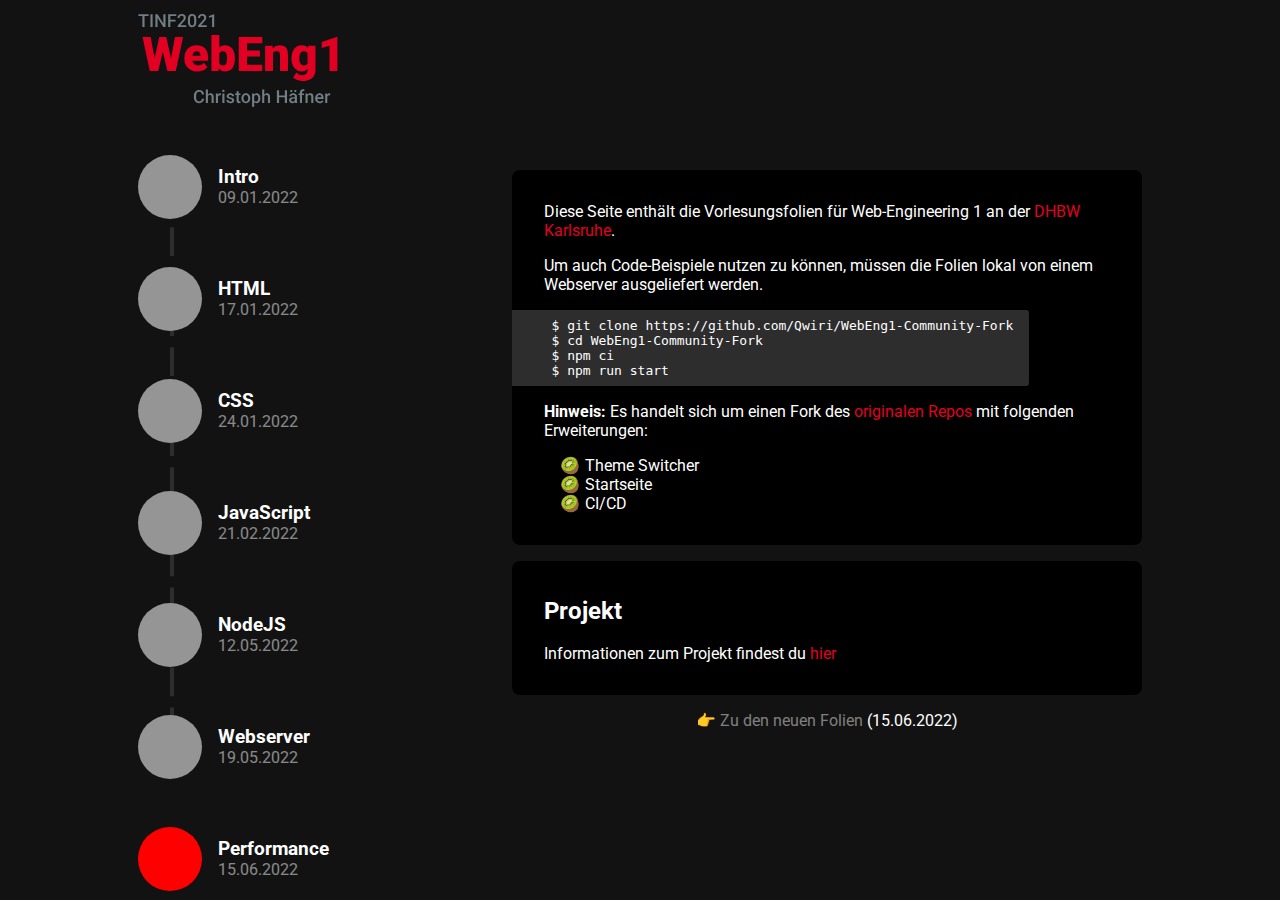
<file: index.html>
<!DOCTYPE html>
<html lang="en">

<head>
    <meta charset="UTF-8">
    <meta http-equiv="X-UA-Compatible" content="IE=edge">
    <meta name="viewport" content="width=device-width, initial-scale=1.0">
    <link rel="stylesheet" href=".landing/style.css">
    <title>WebEng1</title>
</head>

<body>
    <aside>
        <img src="./.landing/heading.svg" alt="heading">
        <div id="timelineWrapper">
            <img id="timeline" src=".landing/timeline.svg" alt="timeline">
            <div id="timelineGrid">
                <img class="circle" src=".landing/circle.svg" alt="circle" />
                <a href="intro/" class="timelineChapter">
                    <h3>Intro</h3>
                    <p>09.01.2022</p>
                </a>
                <img class="circle" src=".landing/circle.svg" alt="circle" />
                <a href="html/" class="timelineChapter">
                    <h3>HTML</h3>
                    <p>17.01.2022</p>
                </a>
                <img class="circle" src=".landing/circle.svg" alt="circle" />
                <a href="css/" class="timelineChapter">
                    <h3>CSS</h3>
                    <p>24.01.2022</p>
                </a>
                <img class="circle" src=".landing/circle.svg" alt="circle" />
                <a href="js/" class="timelineChapter">
                    <h3>JavaScript</h3>
                    <p>21.02.2022</p>
                </a>
                <img class="circle" src=".landing/circle.svg" alt="circle" />
                <a href="nodejs/" class="timelineChapter">
                    <h3>NodeJS</h3>
                    <p>12.05.2022</p>
                </a>
                <img class="circle" src=".landing/circle.svg" alt="circle" />
                <a href="webserver/" class="timelineChapter">
                    <h3>Webserver</h3>
                    <p>19.05.2022</p>
                </a>
                <img class="circle" src=".landing/circle_red.svg" alt="circle" />
                <a href="performance/" class="timelineChapter">
                    <h3>Performance</h3>
                    <p>15.06.2022</p>
                </a>
            </div>
        </div>
    </aside>
    <main>
        <div id="blackBox">
            <p>Diese Seite enthält die Vorlesungsfolien für Web-Engineering 1 an der
                <a target="_blank" href="//karlsruhe.dhbw.de">DHBW Karlsruhe</a>.
            </p>

            <p>
                Um auch Code-Beispiele nutzen zu können, müssen die Folien lokal von einem Webserver
                ausgeliefert werden.
            </p>

            <pre class="code">
    $ git clone https://github.com/Qwiri/WebEng1-Community-Fork
    $ cd WebEng1-Community-Fork
    $ npm ci
    $ npm run start</pre>

            <p> 
            <strong>Hinweis:</strong> Es handelt sich um einen Fork des 
                <a href="https://gitlab.com/chr1shaefn3r-dhbw/vorlesung-webeng1/">
                    originalen Repos
                </a>
                mit folgenden Erweiterungen:

                <ul id="features">
                    <li>Theme Switcher</li>
                    <li>Startseite</li>
                    <li>CI/CD</li>
                </ul>
            </p>

            <!--
            <p>
                <strong>Links zu den Repos:</strong> <br /> <br />
                <a target="_blank" href=https://gitlab.com/chr1shaefn3r-dhbw/vorlesung-webeng1/">
                    <img src="./.landing/gitlab.svg" alt="gitlab" />
                </a>
                <a style="margin-left: 0.5rem" target="_blank" href="https://github.com/Qwiri/WebEng1-Community-Fork">
                    <img src="./.landing/github.svg" alt="github" />
                </a>
            </p>
            -->
        </div>
        <div id="blackBox">
            <h2>Projekt</h2>
            <p>Informationen zum Projekt findest du <a href="projekt/">hier</a></p>
        </div>

        <div id="newAnch">
            <a href="performance/" style="color: grey">👉 Zu den neuen Folien</a>
            <span>(15.06.2022)</span>
        </div>
    </main>
</body>

</html>
</file>
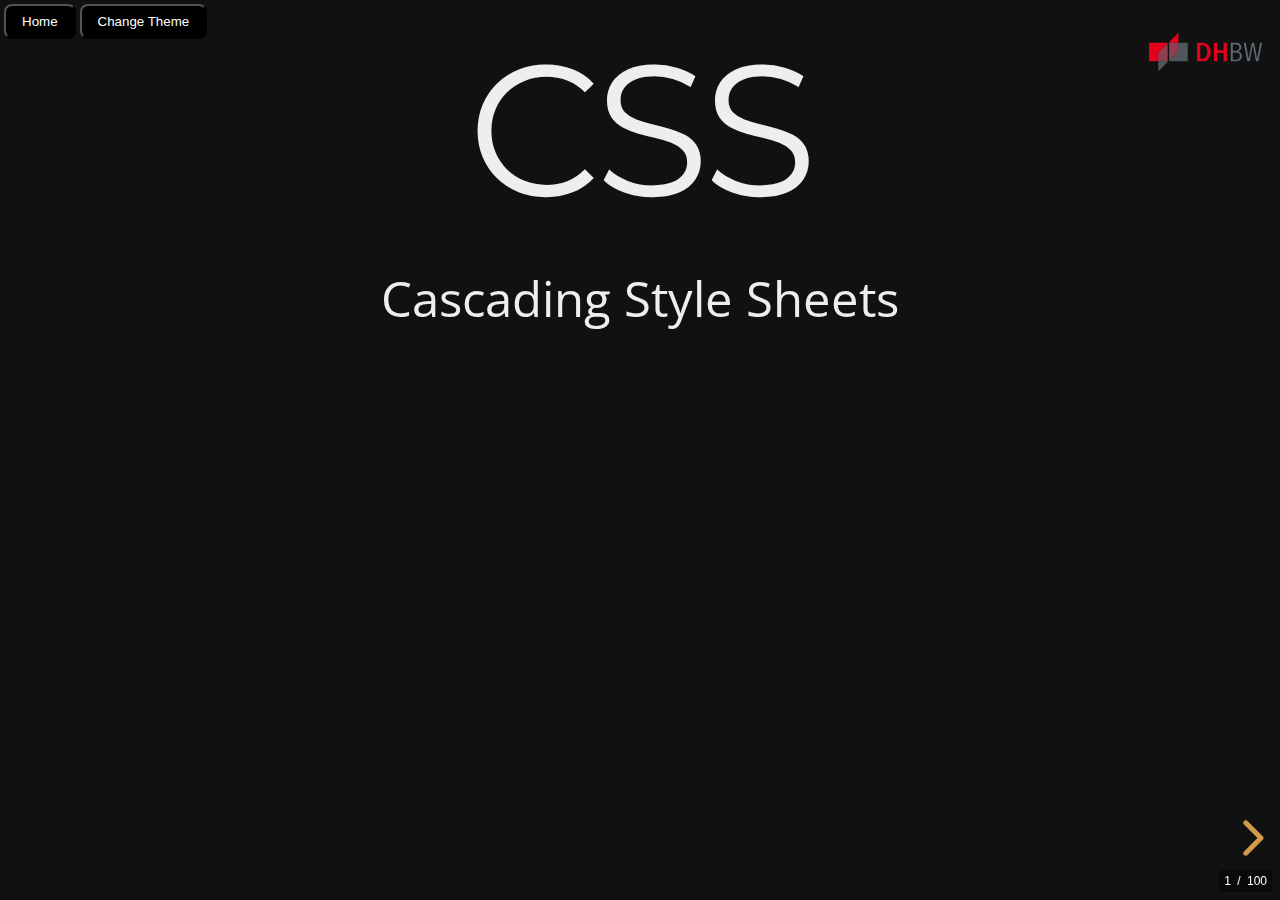
<file: css/index.html>
<!doctype html>
<html>

<head>
	<meta charset="utf-8">
	<meta name="viewport" content="width=device-width, initial-scale=1.0, maximum-scale=1.0, user-scalable=no">

	<title>WebEng1: CSS</title>

	<link rel="stylesheet" href="dist/reset.css">
	<link rel="stylesheet" href="dist/reveal.css">
	<!-- Qwiri Fork Start -->
<link rel="stylesheet" id="night" href="dist/theme/night.css">
<link rel="stylesheet alternate" id="white" href="dist/theme/white.css">
<link rel="stylesheet alternate" id="moon" href="dist/theme/moon.css">

<script defer>
    let themes = [ 'night', 'white', 'moon' ];
    let current = 0;

    function toggleTheme() {
      current = (current + 1) % themes.length;
      for (const i in themes) {
        if (current == i) {
          document.getElementById(themes[i]).setAttribute("rel", "stylesheet");
        } else {
          document.getElementById(themes[i]).setAttribute("rel", "stylesheet alternate");
        }
      }
    }
</script>
<!-- / Qwiri Fork End -->

	<!-- Theme used for syntax highlighted code -->
	<link rel="stylesheet" href="plugin/highlight/monokai.css">

	<style>
		header {
			position: absolute;
			top: 12px;
			right: 12px;
		}

		iframe.code-example {
			border: 2px solid grey;
		}

		iframe.full-width {
			width: 100%;
		}

		iframe.mindmap {
			width: 100%;
			height: 50vh;
		}

		.two-columns {
			display: grid;
			grid: auto-flow / 2fr 1fr;
			grid-auto-flow: column
		}

		.two-columns-half-half {
			display: grid;
			grid: auto-flow / 1fr 1fr;
			grid-auto-flow: column
		}

		.text-column {
			margin: 5px;
		}

		.li-space-above {
			margin-top: 55px;
		}

		.hljs-value {
			/* color: #4f424c; Paraiso Light */
			color: #84613d;
			/* Kimbie Light */
		}

		.smaller-font {
			font-size: smaller;
		}

		.min-height-200 {
			min-height: 200px;
		}

		.min-height-300 {
			min-height: 300px;
		}
	</style>
</head>


<!--
	PDF-Export (/?print-pdf)
	Tag 1: 1,3-38
	Tag 1 - Praxis: 39-47
	Tag 1 - Praxis-Loesungen: 48-52
	Tag 2: 1,53-90
	Tag 2 - Praxis: 91-97
	Tag 2 - Praxis-Loesungen: 98-100
-->

<body>
	<!-- Qwiri Fork Start -->
<style>
#qf-controls {
  position: absolute;
  z-index: 1;
  margin-top: .25rem;
  margin-left: .25rem;
}
#qf-controls button {
  background: black;
  border-radius: 0.5rem;
  padding: 0.5rem 1rem 0.5rem 1rem;
  color: white;
}
</style>

<div id="qf-controls">
  <button onclick="window.location = '/'">Home</button>
  <button onclick="toggleTheme()">Change Theme</button>
</div>
<!-- / Qwiri Fork End -->

<div class="reveal">
		<div class="slides">
			<section>
				<h1>CSS</h1>

				<p>
					Cascading Style Sheets
				</p>
			</section>
			<section>
				<h3>CSS - Mindmap</h3>
				<iframe class="mindmap" data-src="./mindmap.html"></iframe>
			</section>
			<section>
				<h3>CSS - Cascading Style Sheets</h3>
				<ul>
					<li>Deklarative Sprache für Stilvorlagen
						<ul>
							<li>Aktuelle Version CSS3</li>
							<li>Spezifikation: <a href="https://www.w3.org/Style/CSS/">www.w3.org/Style/CSS/</a></li>
						</ul>
					</li>
					<li class="li-space-above">Trennung von Struktur und Darstellung
						<ul>
							<li>Struktur: HTML</li>
							<li>Stil/Layout: CSS</li>
							<li>Unterschiedliche Darstellung für unterschiedliche Ausgabemedien (z.B. Light vs.
								Dark-Mode)</li>
						</ul>
					</li>
				</ul>
			</section>
			<section>
				<section>
					<h3>HTML ohne CSS</h3>
					<iframe class="code-example full-width"
						data-src="./code-examples/1_html-css/ohne-css.html"></iframe>
					<pre class="language-html">
						<code class="hljs" data-code="./code-examples/1_html-css/ohne-css.html"></code>
					</pre>
				</section>
				<section>
					<h3>HTML mit CSS</h3>
					<iframe class="code-example full-width" data-src="./code-examples/1_html-css/mit-css.html"></iframe>
					<pre class="language-html">
						<code class="hljs" data-code="./code-examples/1_html-css/mit-css.html" data-line-numbers="7-19"></code>
					</pre>
				</section>
			</section>
			<section>
				<section>
					<h3>CSS - Stylesheets</h3>
					<p>Sind CSS-Dokumente/Menge von CSS-Regeln</p>
					<p class="fragment" data-fragment-index="1">Browser kennen drei Arten von Stylesheets:
					<ul>
						<li class="fragment" data-fragment-index="1">Browser: Grundeinstellung des Browsers<br />
							Wird durch den Browserhersteller bestimmt</li>
						<li class="fragment" data-fragment-index="2">Homepage: eingebunden von der Website<br />
							Wird durch den Website-Autor bestimmt</li>
						<li class="fragment" data-fragment-index="3">Benutzer: Nutzer-Einstellung im Browsers<br />
							Wird durch den Nutzer bestimmt</li>
					</ul>
					</p>
				</section>
			</section>
			<section>
				<section>
					<h3>CSS - Syntax</h3>
					<ul>
						<li>CSS-Regel: <span class="hljs-selector-tag">Selektor</span> { <span
								class="hljs-attribute">Eigenschaft</span>: <span class="hljs-value">Wert</span>;}</li>
						<li class="fragment li-space-above"><span class="hljs-selector-tag">Selektor</span>
							(Selector)<br />
							Wer soll verändert werden?</li>
						<li class="fragment li-space-above"><span class="hljs-attribute">Eigenschaft</span>
							(Property)<br />
							Was soll verändert werden?</li>
						<li class="fragment li-space-above"><span class="hljs-value">Wert</span> (Value)<br />
							Wie soll es sein?</li>
					</ul>
				</section>
				<section>
					<h3>CSS - Syntax</h3>
					<ul>
						<li class="fragment">Mehrere Eigenschaften setzen:<br />
							<span class="hljs-selector-tag">X</span> { <span class="hljs-attribute">a</span>: <span
								class="hljs-value">m</span>;}<br />
							<span class="hljs-selector-tag">X</span> { <span class="hljs-attribute">b</span>: <span
								class="hljs-value">n</span>;}<br />
							ist semantisch äquivalent zu<br />
							<span class="hljs-selector-tag">X</span> { <span class="hljs-attribute">a</span>: <span
								class="hljs-value">m</span>; <span class="hljs-attribute">b</span>: <span
								class="hljs-value">n</span>;}
						</li>
						<li class="fragment">Eigenschaften für mehrere Selektoren setzen:<br />
							<span class="hljs-selector-tag">X</span> { <span class="hljs-attribute">a</span>: <span
								class="hljs-value">m</span>;}<br />
							<span class="hljs-selector-tag">Y</span> { <span class="hljs-attribute">a</span>: <span
								class="hljs-value">m</span>;}<br />
							ist semantisch äquivalent zu<br />
							<span class="hljs-selector-tag">X, Y</span> { <span class="hljs-attribute">a</span>: <span
								class="hljs-value">m</span>;}
						</li>
					</ul>
				</section>
			</section>
			<section>
				<section>
					<h3>CSS - Vererbung</h3>
					<ul>
						<li>Fast alle CSS-Eigenschaften werden an die Kind-Knoten vererbt!
							<ul>
								<li class="fragment">Gibt es zu einer Eigenschaft eines Elementes keinen Wert, wird der
									Wert des
									Elternknotens zu dieser Eigenschaft übernommen.</li>
								<li class="fragment">Ausnahme: Positionierung</li>
							</ul>
						</li>
					</ul>
				</section>
				<section>
					<h3>CSS - Vererbung</h3>
					<iframe class="code-example full-width"
						data-src="./code-examples/2_vererbung/kindknoten.html"></iframe>
					<pre class="language-html">
						<code class="hljs" data-code="./code-examples/2_vererbung/kindknoten.html" data-line-numbers="8-10,15|15"></code>
					</pre>
					<aside class="notes">
						Auch "World" wird rot (und zusätzlich fett) geschrieben!
					</aside>
				</section>
			</section>
			<section>
				<section>
					<h3>CSS - Einbinden in HTML</h3>
					<ul>
						<li class="fragment">Methode 1: Style-Attribut<br />
							&lt;p style="<span class="hljs-attribute">font-size</span>: <span
								class="hljs-value">large</span>; <span class="hljs-attribute">color</span>: <span
								class="hljs-value">olive</span>;"&gt;
							<ul>
								<li>Selektor entfällt</li>
							</ul>
						</li>
						<li>Methode 2: Style-Tag (head!)<br />
							&lt;style&gt;
							<span class="hljs-selector-tag">p</span> { <span class="hljs-attribute">font-size</span>:
							<span class="hljs-value">large</span>; <span class="hljs-attribute">color</span>: <span
								class="hljs-value">olive</span>; }
							&lt;/style&gt;
							<ul>
								<li>Zentrale Stelle für Style-Angaben im Dokument</li>
							</ul>
						</li>
						<li class="fragment">Methode 3: CSS-Datei (head!)<br />
							&lt;link rel="stylesheet" type="text/css" href="CSSThemeLight.css"&gt;
							<ul>
								<li>Seitenübergreifend möglich</li>
							</ul>
						</li>
					</ul>
				</section>
				<section>
					<h3>CSS - Einbinden alternativer Stile</h3>
					<ul>
						<li>Vergabe eines Titels für ein Style Sheet<br />
							&lt;link rel="stylesheet" type="text/css" href="CSSThemeLight.css"
							<b>title="Standard"</b>&gt;
						</li>
						<li class="fragment li-space-above" data-fragment-index="1">Angabe von Alternativen<br />
							&lt;link rel="stylesheet" type="text/css" href="CSSThemeDark.css"
							<b>title="DarkMode"</b>&gt;
						</li>
					</ul>
					<p class="fragment" data-fragment-index="1"><a target="_blank"
							href="./code-examples/3_alternative-Stile/">./code-examples/3_alternative-Stile/</a><br />
						<a target="_blank" href="https://mkbhd.com/">mkbhd.com</a>
					</p>
				</section>
			</section>
			<section>
				<section>
					<h3>CSS - Einfache Selektoren</h3>
					<ul>
						<li>Universalselektor *<ul>
								<li>Selektiert alle Elemente!</li>
							</ul>
						</li>
						<li class="fragment" data-fragment-index="1">Typselektor X<ul>
								<li>Selektiert alle Elemente mit Typ X<br />z.B.: "<span
										class="hljs-selector-tag">a</span>"</li>
							</ul>
						</li>
						<li class="fragment" data-fragment-index="2">Klassenselektor <span
								class="fragment highlight-current-red" data-fragment-index="3">.</span>Y<ul>
								<li>Selektiert alle Elemente mit der Klasse Y<br />z.B.: "<span
										class="hljs-selector-class"><span class="fragment highlight-current-red"
											data-fragment-index="3">.</span>klassenname</span>"</li>
							</ul>
						</li>
						<li class="fragment" data-fragment-index="4">ID-Selektor #Z<ul>
								<li>Selektiert genau das Element mit der ID Z<br />z.B.: "<span
										class="hljs-selector-id">#idname</span>"</li>
							</ul>
						</li>
					</ul>
				</section>
				<section>
					<h3>CSS - Einfache Selektoren</h3>
					<div class="two-columns-half-half">
						<div>
							<pre class="language-html">
								<code class="hljs" data-code="./code-examples/4_einfache-selektoren/einfache-selektoren_simple.html"></code>
							</pre>
						</div>
						<div>
							<pre class="language-css">
								<code class="hljs" data-code="./code-examples/4_einfache-selektoren/einfache-selektoren.css" data-line-numbers="|1-5|7-9|11-15"></code>
							</pre>
						</div>
					</div>
				</section>
				<section>
					<h3>CSS - Einfache Selektoren</h3>
					<iframe class="code-example full-width"
						data-src="./code-examples/4_einfache-selektoren/einfache-selektoren_extended.html"></iframe>
				</section>
				<section>
					<h3>CSS - Attribut Selektoren</h3>
					<ol>
						<li>[att]<ul>
								<li>Selektiert die Elemente mit Attribut "att" gesetzt</li>
								<li>Beispiel: *[onclick] &lt;button onclick="..."&gt;</li>
							</ul>
						</li>
						<li class="fragment" data-fragment-index="1">[att=wert]<ul>
								<li class="fragment" data-fragment-index="1">Selektiert die Elemente mit Attribut "att"
									exakt auf Wert "wert" gesetzt</li>
								<li class="fragment" data-fragment-index="2">Wert darf ohne, mit einfachen oder
									doppelten Hochkommata stehen</li>
								<li class="fragment" data-fragment-index="2">Beispiel: p[lang=de] &lt;p
									lang="de"&gt;...&lt;/p&gt;<br />
									p[lang='de'] &lt;p lang="de"&gt;...&lt;/p&gt;<br />
									p[lang="de"] &lt;p lang="de"&gt;...&lt;/p&gt;</li>
							</ul>
						</li>
					</ol>
				</section>
				<section>
					<h3>CSS - Attribut Selektoren</h3>
					<ol start="3">
						<li>[att~=wert]<ul>
								<li>Selektiert die Elemente mit Attribut <span class="fragment highlight-current-red"
										data-fragment-index="1">"att"</span> die Wert <span
										class="fragment highlight-current-red" data-fragment-index="2">"wert"</span>
									enthalten</li>
								<li>Beispiel: p[<span class="fragment highlight-current-red"
										data-fragment-index="1">class</span>~=<span
										class="fragment highlight-current-red" data-fragment-index="2">xy</span>] &lt;p
									class="ab xy cd"&gt;...&lt;/p&gt;</li>
								<li class="fragment" data-fragment-index="3">ABER: p[class~=x] selektiert nicht!</li>
							</ul>
						</li>
						<li class="fragment" data-fragment-index="4">[att|=wert]<ul>
								<li>Selektiert die Elemente mit Attribut <span class="fragment highlight-current-red"
										data-fragment-index="5">"att"</span> exakt auf Wert <span
										class="fragment highlight-current-red" data-fragment-index="6">"wert"</span>
									gesetzt oder mit
									Wert "wert" und Zeichen "-" beginnen</li>
								<li>Beispiel: p[<span class="fragment highlight-current-red"
										data-fragment-index="5">lang</span>|=<span
										class="fragment highlight-current-red" data-fragment-index="6">en</span>] &lt;p
									lang="en-us"&gt;...&lt;/p&gt;</li>
							</ul>
						</li>
					</ol>
				</section>
				<section>
					<h3>CSS - Attribut Selektoren</h3>
					<ol start="5">
						<li class="fragment">[att^=wert]<ul>
								<li>Elemente deren "att" mit "wert" beginnen</li>
								<li>Beispiel: p[id^=ab] &lt;p id="abcde"&gt;...&lt;/p&gt;</li>
							</ul>
						</li>
						<li class="fragment">[att$=wert]<ul>
								<li>Elemente deren "att" mit "wert" endet</li>
								<li>Beispiel: p[id$=de] &lt;p id="abcde"&gt;...&lt;/p&gt;</li>
							</ul>
						</li>
						<li class="fragment">[att*=wert]<ul>
								<li>Elemente deren "att" mit "wert" enthält</li>
								<li>Beispiel: p[id*="b cd"] &lt;p id="ab cde"&gt;...&lt;/p&gt;</li>
							</ul>
						</li>
					</ol>
				</section>
				<section>
					<h3>CSS - Kombinierte Attribut Selektoren</h3>
					<ol start="8">
						<li>[Selektor1][Selektor2]<ul>
								<li class="fragment">Selektiert die Elemente, die sowohl von Selektor1 und Selektor2
									gewählt werden</li>
								<li class="fragment">Beispiel:<br />
									input[lang=de][name*=xy]<br />
									&lt;input lang="de" name="xyz" /&gt;
								</li>
							</ul>
						</li>
					</ol>
				</section>
			</section>
			<section>
				<section>
					<h3>CSS - Kombinatoren für Selektoren</h3>
					<ul>
						<li class="fragment">Nachfahren: E F<ul>
								<li>alle F, die Nachfahren eines Elements E sind</li>
							</ul>
						</li>
						<li class="fragment">Kinder: E &gt; F<ul>
								<li>alle F, die Kinder eines Elementes E sind</li>
							</ul>
						</li>
						<li class="fragment">Geschwister: E ~ F<ul>
								<li>alle F, die nachfolgende Geschwister von E sind</li>
							</ul>
						</li>
						<li class="fragment">Nachbarn: E + F<ul>
								<li>alle F, die direkt nachfolgende Geschwister<br />von E sind</li>
							</ul>
						</li>
					</ul>
				</section>
				<section>
					<h3>CSS - Beispiel Nachfahren</h3>
					<div class="two-columns-half-half">
						<pre>
&lt;body&gt;
  &lt;p&gt;
    <span class="hljs-selector-tag">&lt;em&gt;D&lt;/em&gt;</span>
    E
    &lt;ins&gt;<span class="hljs-selector-tag">&lt;em&gt;F&lt;/em&gt;</span>&lt;/ins&gt;G
  &lt;/p&gt;
  &lt;h1&gt;A&lt;em&gt;B&lt;/em&gt;C&lt;/h1&gt;
  &lt;p&gt;H&lt;/p&gt;
  &lt;span&gt;I&lt;/span&gt;
  &lt;p&gt;J&lt;/p&gt;
&lt;/body&gt;</pre>
						<ul>
							<li>Nachfahren: p <span class="hljs-selector-tag">em</span></li>
						</ul>
					</div>
				</section>
				<section>
					<h3>CSS - Beispiel Kind</h3>
					<div class="two-columns-half-half">
						<pre>
&lt;body&gt;
  &lt;p&gt;
    <span class="hljs-selector-tag">&lt;em&gt;D&lt;/em&gt;</span>
    E
    &lt;ins&gt;&lt;em&gt;F&lt;/em&gt;&lt;/ins&gt;G
  &lt;/p&gt;
  &lt;h1&gt;A&lt;em&gt;B&lt;/em&gt;C&lt;/h1&gt;
  &lt;p&gt;H&lt;/p&gt;
  &lt;span&gt;I&lt;/span&gt;
  &lt;p&gt;J&lt;/p&gt;
&lt;/body&gt;</pre>
						<ul>
							<li>Kinder: p > <span class="hljs-selector-tag">em</span></li>
						</ul>
					</div>
				</section>
				<section>
					<h3>CSS - Beispiel Geschwister</h3>
					<div class="two-columns-half-half">
						<pre>
&lt;body&gt;
  &lt;p&gt;
    &lt;em&gt;D&lt;/em&gt;
    E
    &lt;ins&gt;&lt;em&gt;F&lt;/em&gt;&lt;/ins&gt;G
  &lt;/p&gt;
  &lt;h1&gt;A&lt;em&gt;B&lt;/em&gt;C&lt;/h1&gt;
  <span class="hljs-selector-tag">&lt;p&gt;H&lt;/p&gt;</span>
  &lt;span&gt;I&lt;/span&gt;
  <span class="hljs-selector-tag">&lt;p&gt;J&lt;/p&gt;</span>
&lt;/body&gt;</pre>
						<ul>
							<li>Geschwister: h1 ~ <span class="hljs-selector-tag">p</span></li>
						</ul>
					</div>
				</section>
				<section>
					<h3>CSS - Beispiel Nachbarn</h3>
					<div class="two-columns-half-half">
						<pre>
&lt;body&gt;
  &lt;p&gt;
    &lt;em&gt;D&lt;/em&gt;
    E
    &lt;ins&gt;&lt;em&gt;F&lt;/em&gt;&lt;/ins&gt;G
  &lt;/p&gt;
  &lt;h1&gt;A&lt;em&gt;B&lt;/em&gt;C&lt;/h1&gt;
  <span class="hljs-selector-tag">&lt;p&gt;H&lt;/p&gt;</span>
  &lt;span&gt;I&lt;/span&gt;
  &lt;p&gt;J&lt;/p&gt;
&lt;/body&gt;</pre>
						<ul>
							<li>Nachbarn: h1 + <span class="hljs-selector-tag">p</span></li>
						</ul>
					</div>
				</section>
			</section>
			<section>
				<section>
					<h3>CSS - Pseudoklassen</h3>
					<ul>
						<li>:link&emsp;- nicht besuchte Verweise</li>
						<li>:visited&emsp;- besuchte Verweise</li>
						<li>:active&emsp;- angeklicktes Element</li>
						<li>:hover&emsp;- Element unter dem Mauszeiger</li>
						<li>:focus&emsp;- Element mit dem Eingabefokus</li>
						<li>:lang(x)&ensp;- Element mit Sprache x markiert</li>
						<li>:target&emsp;- aktuelles Sprungziel (Anker)</li>
						<li>:enabled&emsp;- freigegebenes Element</li>
						<li>:disabled&emsp;- gesperrtes Element</li>
						<li>:checked&emsp;- ausgewähltes Element</li>
					</ul>
				</section>
				<section>
					<h3>CSS - Pseudoklassen Beispiele</h3>
					<ul>
						<li>Pseudoklassen werden an einen Selektor direkt angehängt (ohne Leerzeichen)</li>
						<li class="fragment">Verweise, :link, :visited, :hover
							<ul>
								<li><span class="hljs-selector-tag">a</span><span
										class="hljs-selector-pseudo">:link</span> { <span
										class="hljs-attribute">color</span>: red; }</li>
								<li><span class="hljs-selector-tag">a</span><span
										class="hljs-selector-pseudo">:visited</span> { <span
										class="hljs-attribute">color</span>: blue; }</li>
								<li><span class="hljs-selector-tag">a</span><span
										class="hljs-selector-pseudo">:hover</span> { <span
										class="hljs-attribute">background-color</span>: silver; }</li>
							</ul>
						</li>
						<li class="fragment">Input, :focus
							<ul>
								<li><span class="hljs-selector-tag">input</span><span
										class="hljs-selector-pseudo">:focus</span> { <span
										class="hljs-attribute">border-color</span>: red; }</li>
							</ul>
						</li>
						<li class="fragment">Fehlt der Selektor, wird * angenommen!</li>
					</ul>
				</section>
				<section>
					<h3>CSS - Strukturelle Pseudoklassen</h3>
					<ul>
						<li>:first-child&emsp;- erstes Kind Element</li>
						<li>:last-child&emsp;- letztes Kind Element</li>
						<li>:nth-child(n)&ensp;- n-tes Kind Element</li>
						<li>:only-child&emsp;- einziges Kind Element</li>
						<li class="fragment li-space-above" data-fragment-index="1">:first-of-type&emsp;- erstes Element
							dieses Typs<br />:last-of-type, :nth-of-type, :nth-last-of-type, :only-of-type</li>
					</ul>
				</section>
				<section>
					<h3>CSS - Strukturelle Pseudoklassen</h3>
					<div class="two-columns-half-half">
						<pre>
&lt;body&gt;
  <span class="hljs-selector-pseudo">&lt;h1&gt;Eine Überschrift&lt;/h1&gt;</span>
  &lt;p&gt;Ein einfacher Absatz.&lt;/p&gt;
  &lt;ul&gt;
    <span class="hljs-selector-pseudo">&lt;li&gt;Erster Punkt&lt;/li&gt;</span>
    &lt;li&gt;Zweiter Punkt&lt;/li&gt;
    &lt;li&gt;Dritter Punkt&lt;/li&gt;
  &lt;/ul&gt;
&lt;/body&gt;</pre>
						<ul>
							<li><span class="hljs-selector-pseudo">:first-child</span></li>
						</ul>
					</div>
				</section>
				<section>
					<h3>CSS - Strukturelle Pseudoklassen</h3>
					<div class="two-columns-half-half">
						<pre>
&lt;body&gt;
  &lt;h1&gt;Eine Überschrift&lt;/h1&gt;
  &lt;p&gt;Ein einfacher Absatz.&lt;/p&gt;
  &lt;ul&gt;
    <span class="hljs-selector-pseudo">&lt;li&gt;Erster Punkt&lt;/li&gt;</span>
    &lt;li&gt;Zweiter Punkt&lt;/li&gt;
    &lt;li&gt;Dritter Punkt&lt;/li&gt;
  &lt;/ul&gt;
&lt;/body&gt;</pre>
						<ul>
							<li>ul <span class="hljs-selector-pseudo">:first-child</span><br />Achtung! Leerzeichen!
							</li>
						</ul>
					</div>
				</section>
				<section>
					<h3>CSS - Strukturelle Pseudoklassen</h3>
					<div class="two-columns-half-half">
						<pre>
&lt;body&gt;
  &lt;h1&gt;Eine Überschrift&lt;/h1&gt;
  &lt;p&gt;Ein einfacher Absatz.&lt;/p&gt;
  &lt;ul&gt;
    &lt;li&gt;Erster Punkt&lt;/li&gt;
    &lt;li&gt;Zweiter Punkt&lt;/li&gt;
    &lt;li&gt;Dritter Punkt&lt;/li&gt;
  &lt;/ul&gt;
&lt;/body&gt;</pre>
						<ul>
							<li>ul<span class="hljs-selector-pseudo">:first-child</span><br />Ohne
								Leerzeichen:<br />keine Selektion!</li>
							<li class="fragment" data-fragment-index="1"><span class="fragment"
									data-fragment-index="1">Warum?</span><span class="fragment" data-fragment-index="2">
									Weil ul selbst kein first-child!</span></li>
						</ul>
					</div>
				</section>
				<section>
					<h3>CSS - Strukturelle Pseudoklassen</h3>
					<div class="two-columns-half-half">
						<pre>
&lt;body&gt;
  &lt;h1&gt;Eine Überschrift&lt;/h1&gt;
  &lt;p&gt;Ein einfacher Absatz.&lt;/p&gt;
  &lt;ul&gt;
    <span class="hljs-selector-pseudo">&lt;li&gt;Erster Punkt&lt;/li&gt;</span>
    &lt;li&gt;Zweiter Punkt&lt;/li&gt;
    &lt;li&gt;Dritter Punkt&lt;/li&gt;
  &lt;/ul&gt;
&lt;/body&gt;</pre>
						<ul>
							<li>li<span class="hljs-selector-pseudo">:first-of-type</span></li>
						</ul>
					</div>
				</section>
			</section>
			<section>
				<section>
					<h3>CSS - Werte</h3>
					<ol>
						<li>Fest vorgegebene Werte (Aufzählungstypen)</li>
						<li class="fragment" data-fragment-index="1">Maßeinheiten
							<ul>
								<li class="fragment" data-fragment-index="1">px&ensp;Pixel</li>
								<li class="fragment" data-fragment-index="2">pt&ensp;Punkt: 1pt = 1/72inch</li>
								<li class="fragment" data-fragment-index="2">pc&ensp;Pica: 1pc = 12pt</li>
								<li class="fragment" data-fragment-index="2">in, mm, cm&ensp;Inch, Millimeter,
									Zentimeter</li>
								<li class="fragment" data-fragment-index="3">em&ensp;Schriftgröße des (Eltern)Elements
								</li>
								<li class="fragment" data-fragment-index="3">rem&ensp;Schriftgröße des Root-Elements
								</li>
								<li class="fragment" data-fragment-index="3">ex&ensp;Höhe von 'x' im (Eltern)Element
								</li>
								<li class="fragment" data-fragment-index="4">%&ensp;Relativ zum (Eltern)Element</li>
							</ul>
						</li>
					</ol>
					<aside class="notes">
						Beispiel für Aufzählungstypen: z.B. position: "absolute", oder float: "left"
					</aside>
				</section>
				<section>
					<h3>CSS - Werte 2</h3>
					<ol start="3">
						<li>Farben
							<ul>
								<li>Fest vorgegebene Werte (z.B. blue, red)</li>
								<li>#RRGGBB Hexadezimal Rot, Grün und Blau<br />
									Schwarz: #000000, Weiß: #FFFFFF
								</li>
							</ul>
						</li>
						<li class="fragment">Rechtecke
							<ul>
								<li>rect(top, right, bottom, left)<br />z.B. um mit <a
										href="https://developer.mozilla.org/en-US/docs/Web/CSS/clip">clip</a> einen
									sichtbaren Bereich anzugeben</li>
							</ul>
						</li>
						<li class="fragment">Urls
							<ul>
								<li>url("url") z.B. um mit background-image ein Hintergrundbild zu verlinken</li>
							</ul>
						</li>
					</ol>
					<aside class="notes">
						Farben: blue, red, green, lightblue, darkblue
					</aside>
				</section>
			</section>
			<section>
				<section>
					<h3>CSS - Eigenschaften</h3>
					<ul>
						<li>Text
							<ul>
								<li>Farbe, Schriftarten, Ausrichtung, "Dekoration"</li>
							</ul>
						</li>
						<li>Farbe und Hintergründe
							<ul>
								<li>Farbe, Bilder, Wiederholung, Positionierung</li>
							</ul>
						</li>
						<li>Listen</li>
						<li>Rahmen
							<ul>
								<li>Farbe, Breite, Stil</li>
							</ul>
						</li>
						<li>Abstände
							<ul>
								<li>CSS-Box-Modell</li>
							</ul>
						</li>
						<li>Positionierung
							<ul>
								<li>fließend, statisch</li>
							</ul>
						</li>
					</ul>
				</section>
				<section>
					<h3>CSS - Eigenschaften - Text</h3>
					<ul>
						<li>text-ident
							<ul>
								<li>Einzug für erste Ausgabe-Zeile</li>
							</ul>
						</li>
						<li class="fragment">text-align
							<ul>
								<li>Ausrichtung (left, right, center, justify)</li>
							</ul>
						</li>
						<li class="fragment">text-decoration
							<ul>
								<li>Dekoration (underline, overline, line-through)</li>
							</ul>
						</li>
						<li class="fragment">letter-spacing
							<ul>
								<li>Abstand zwischen den Buchstaben</li>
							</ul>
						</li>
						<li class="fragment">text-transform
							<ul>
								<li>Groß-/Kleinschreibung (capitalize, uppercase, lowercase)</li>
							</ul>
						</li>
					</ul>
				</section>
				<section>
					<h3>CSS - Eigenschaften - Schriftarten</h3>
					<ul>
						<li>font-family
							<ul>
								<li>konkrete Schriftart: Times New Roman</li>
								<li>generische Schriftart: serif, sans-serif, monospace</li>
								<li>Angabe ist eine priorisierte Liste!</li>
							</ul>
						</li>
						<li class="fragment">font-style: Schriftstil (normal, italic, oblique)
						</li>
						<li class="fragment">font-variant: Schriftvariante (normal, small-caps)
						</li>
						<li class="fragment">font-weight: Schriftstärke (normal, bold, Zahl)
						</li>
						<li class="fragment">font-size: Schriftgröße (small, large, Maßeinheit)
						</li>
						<li class="fragment">direction: Schriftrichtung (ltr, rtl)
						</li>
					</ul>
					<aside class="notes">
						font-style: oblique -> Zeichen drehen
					</aside>
				</section>
				<section>
					<h3>CSS - Farbe und Hintergründe</h3>
					<ul>
						<li>color: Farbe des Vordergrundes
						</li>
						<li class="fragment">background-color: Farbe des Hintergrundes
						</li>
						<li class="fragment">background-image: Hintergrundbild
						</li>
						<li class="fragment">background-repeat: Wiederholung des Hintergrundbildes (repeat-x, repeat-y,
							no-repeat)
						</li>
						<li class="fragment">background-attachment: Hintergrundfixierung (scroll, fixed)
						</li>
						<li class="fragment">background-position: Position des Hintergrundbildes
						</li>
					</ul>
				</section>
				<section>
					<h3>CSS - Listen</h3>
					<ul>
						<li>list-style-type: Art der Aufzählungszeichen (decimal, lower-roman, circle, ...)
						</li>
						<li class="fragment">list-style-position: Art der Einrückung
							<ul>
								<li>inside: im Absatz
								</li>
								<li>outside: vor dem Absatz
								</li>
							</ul>
						</li>
						<li class="fragment">list-style-image: Angabe eines eigenen Aufzählungszeichen/icons
						</li>
					</ul>
				</section>
			</section>
			<section>
				<section>
					<h3>CSS - Aufgabe 1</h3>
					<pre class="language-html">
						<code class="hljs" data-code="./code-examples/5_aufgabe1/aufgabe1.html" data-line-numbers="1-14"></code>
					</pre>
				</section>
				<section>
					<h3>CSS - Aufgabe 1</h3>
					<p>Die Elemente mit welchen Ids werden hier selektiert?</p>
					<div class="two-columns-half-half">
						<ul>
							<li>h2</li>
							<li>.b</li>
							<li>#li2</li>
							<li>p[lang=de]</li>
							<li>p[lang="de"]</li>
							<li>*[title="x"]</li>
							<li>*[title="x abc"]</li>
							<li>*[title~="x"]</li>
							<li>*[title~="x abc"]</li>
						</ul>
						<ul>
							<li>*[title|="abc"]</li>
							<li>*[title|="x abc"]</li>
							<li>*[title^="abc"]</li>
							<li>*[title$="c z"]</li>
							<li>*[title*="abc"]</li>
							<li>*[title*= "x abc"]</li>
						</ul>
					</div>
				</section>
				<section>
					<h3>CSS - Praxis Styles Einbinden</h3>
					<pre class="language-html">
						<code class="hljs" data-code="./code-examples/5_aufgabe1/styles-einbinden.html" data-line-numbers="1-5"></code>
					</pre>
					<ul>
						<li>Färben Sie per Style-Attribut den Absatz 1 rot</li>
						<li>Färben Sie per Style-Tag den Absatz 2 grün</li>
						<li>Färben Sie per CSS-Datei den Absatz 3 blau</li>
						<li>Bieten Sie eine Alternative CSS-Datei an, mit der Absatz 3 gelb gefärbt wird.</li>
						<li>Farbwerte: red, green, blue, yellow</li>
					</ul>
				</section>
				<section>
					<h3>Praxis - CSS - Aufgabe 2</h3>
					<p>Die Elemente mit welchen Ids werden selektiert?</p>
					<div class="two-columns">
						<pre class="language-html">
							<code class="hljs" data-code="./code-examples/8_aufgabe2/aufgabe2.html" data-line-numbers="1-14"></code>
						</pre>
						<ul>
							<li>h2</li>
							<li>p li</li>
							<li>ol li</li>
							<li>h2 ~ p</li>
							<li>h2 > p</li>
							<li>p + p</li>
							<li>h1 ~ h2</li>
							<li>ol *</li>
							<li>ol > *</li>
						</ul>
					</div>
				</section>
				<section>
					<h3>Praxis - CSS - Aufgabe 2</h3>
					<p>Die Elemente mit welchen Ids werden selektiert?</p>
					<div class="two-columns">
						<pre class="language-html">
							<code class="hljs" data-code="./code-examples/8_aufgabe2/aufgabe2.html" data-line-numbers="1-14"></code>
						</pre>
						<ul start="10">
							<li>:first-child</li>
							<li>:only-child</li>
							<li>h2:first-of-type</li>
							<li>.k</li>
							<li>.p4</li>
						</ul>
					</div>
				</section>
				<section>
					<h3>Praxis - CSS - Aufgabe 3</h3>
					<p>Die Elemente mit welchen Ids werden selektiert?</p>
					<pre class="language-html">
							<code class="hljs" data-code="./code-examples/9_aufgabe3/aufgabe3.html" data-line-numbers="1-14"></code>
						</pre>
				</section>
				<section>
					<h3>Praxis - CSS - Aufgabe 3</h3>
					<p>Die Elemente mit welchen Ids werden selektiert?</p>
					<ul>
						<li>p[lang~=de] p[lang=fr]</li>
						<li>p[lang~=de] ~ p[lang=fr]</li>
						<li>p[lang~=de] + p[lang=fr]</li>
						<li>#ol1 *[title|=abc]</li>
					</ul>
				</section>
				<section>
					<h3>Praxis - CSS - Aufgabe 4</h3>
					<div class="two-columns-half-half">
						<pre>
&lt;<span class="hljs-name">body</span>&gt;
  &lt;<span class="hljs-name">h1</span>&gt;Dies ist der Titel&lt;/<span class="hljs-name">h1</span>&gt;
  &lt;p&gt;Iste quidem veteres
  inter ponetur honeste, qui
  vel mense brevi vel toto est
  iunior anno. Utor permisso,
  caudaeque pilos ut equinae
  paulatim vello unum, demo
  etiam unum, dum cadat elusus
  ratione ruentis acervi, qui
  redit in fastos et annis
  miraturque.&lt;/p&gt;
  &lt;ol&gt;
    &lt;li&gt;Iste quidem&lt;/li&gt;
    &lt;li&gt;inter ponetur&lt;/li&gt;
  &lt;/ol&gt;</pre>
						<pre>
  &lt;p&gt;Indignor quicquam
  reprehendi, non quia
  crasse compositum illepedeve
  putetur, sed quia nuper,
  nec veniam antiquis, sed
  honorem Brevi vel toto
  est iunior anno.&lt;/p&gt;
  &lt;ol&gt;
    &lt;li&gt;Iste quidem&lt;/li&gt;
    &lt;li&gt;inter ponetur&lt;/li&gt;
  &lt;/ol&gt;
  &lt;p&gt;Utor permisso, caudaeque
  pilos ut equinae paulatim
  vello unum, demo etiam unum.
  Si meliora dies, ut vina,
  poemata reddit, scire velim,
  chartis perficit quotus
  pretium quotus arroget
  annus.&lt;/p&gt;
&lt;/<span class="hljs-name">body</span>&gt;</pre>
					</div>
				</section>
				<section>
					<h3>Praxis - CSS - Aufgabe 4</h3>
					<p>Erstellt das CSS-Styling um das HTML-Dokumt so aussehen zu lassen:</p>
					<img src="./images/css-praxis-aufgabe4.jpg" alt="Praxis CSS Aufgabe 4" />
				</section>
			</section>
			<section>
				<section>
					<h3>CSS - Lösung Aufgabe 1</h3>
					<p>Die Elemente mit welchen Ids werden hier selektiert?</p>
					<div class="two-columns-half-half">
						<ul>
							<li>h2: "h2"</li>
							<li>.b: "ol1", "p3"</li>
							<li>#li2: "li2"</li>
							<li>p[lang=de]: "p3"</li>
							<li>p[lang="de"]: "p3"</li>
							<li>*[title="x"]</li>
							<li>*[title="x abc"]</li>
							<li>*[title~="x"]: "h2", "li1"</li>
							<li>*[title~="x abc"]</li>
						</ul>
						<ul>
							<li>*[title|="abc"]</li>
							<li>*[title|="x abc"]: "li1"</li>
							<li>*[title^="abc"]</li>
							<li>*[title$="c z"]: "h2"</li>
							<li>*[title*="abc"]: "h2", "li1"</li>
							<li>*[title*= "x abc"]: "h2", "li1"</li>
						</ul>
					</div>
				</section>
				<section>
					<h3>CSS - Lösungen Aufgabe 2</h3>
					<p>Die Elemente mit welchen Ids werden selektiert?</p>
					<ul>
						<li>h2: "h2", "h3"</li>
						<li>p li</li>
						<li>ol li: "li1", "li2", "li3"</li>
						<li>h2 ~ p: "p2", "p3", "p4"</li>
						<li>h2 > p</li>
						<li>p + p</li>
						<li>h1 ~ h2: "h2", "h3"</li>
						<li>ol *: "li1", "li2", "b", "li3"</li>
						<li>ol > *: "li1", "li2", "li3"</li>
					</ul>
				</section>
				<section>
					<h3>CSS - Lösungen Aufgabe 2</h3>
					<p>Die Elemente mit welchen Ids werden selektiert?</p>
					<ul>
						<li>:first-child: "h1", "li1", "b"</li>
						<li>:only-child: "b"</li>
						<li>h2:first-of-type: "h2"</li>
						<li>.k: "p4"</li>
						<li>.p4</li>
					</ul>
				</section>
				<section>
					<h3>CSS - Lösungen Aufgabe 3</h3>
					<p>Die Elemente mit welchen Ids werden selektiert?</p>
					<ul>
						<li>p[lang~=de] p[lang=fr]</li>
						<li>p[lang~=de] ~ p[lang=fr]: "p2"</li>
						<li>p[lang~=de] + p[lang=fr]</li>
						<li>#ol1 *[title|=abc]</li>
					</ul>
				</section>
				<section>
					<h3>CSS - Lösung Aufgabe 4</h3>
					<a
						href="https://github.com/Qwiri/WebEng1-Community-Fork/blob/master/added_2021/css/code-examples/10_aufgabe4/aufgabe4.html">Lösung</a>
				</section>
			</section>
			<section>
				<section>
					<h3>CSS - Box-Modell</h3>
					<img src="./images/css-Boxmodell.png" alt="CSS Boxmodel" />
				</section>
				<section>
					<h3>CSS - Abstände und Größe</h3>
					<ul>
						<li>Innenabstände (padding)
							<ul>
								<li>-left, -right, -top, -bottom</li>
								<li class="fragment" data-fragment-index="1">padding mit vier Werten:<br />
									<span class="smaller-font">padding: 10px 20px 30px 40px (top right bottom
										left)</span>
								</li>
								<li class="fragment" data-fragment-index="2">padding mit einem Werte: alle Abstände
									gleich</li>
							</ul>
						</li>
						<li class="fragment" data-fragment-index="4">Außenabstände (margin)
							<ul>
								<li class="fragment" data-fragment-index="4">-left, -right, -top, -bottom</li>
								<li class="fragment" data-fragment-index="4">margin mit einem und vier Werten: siehe
									padding</li>
							</ul>
						</li>
						<li class="fragment" data-fragment-index="5">Größe
							<ul>
								<li class="fragment" data-fragment-index="6">width, min-width, max-width: Breite</li>
								<li class="fragment" data-fragment-index="7">height, min-height, max-height: Höhe</li>
							</ul>
						</li>
					</ul>
				</section>
				<section>
					<h3>CSS - Abstände und Größe</h3>
					<iframe class="code-example full-width"
						data-src="./code-examples/12_margin-padding/margin-padding.html"></iframe>
					<pre class="language-html">
						<code class="hljs" data-code="./code-examples/12_margin-padding/margin-padding.html" data-line-numbers="|9-15|16-22|23-29|30-36|37-43|44-50"></code>
					</pre>
				</section>
				<section>
					<h3>CSS - Abstände und Größe</h3>
					<ul>
						<li>overflow: Umgang mit zu großen Inhalten (<a
								href="https://developer.mozilla.org/en-US/docs/Web/CSS/overflow">MDN</a>)
							<ul>
								<li>auto: Browser entscheidet</li>
								<li class="fragment">visible: Inhalt ragt über das Element hinaus</li>
								<li class="fragment">hidden: Inhalt wird abgeschnitten</li>
								<li class="fragment">scroll: Inhalt wird abgeschnitten mit Scrollbar</li>
							</ul>
						</li>
						<li class="fragment">clip: Inhalt unabhängig von der Größe des Elementes zuschneiden
							<ul>
								<li class="fragment">shape value: z.B. rect(top, right, bottom, left)</li>
							</ul>
						</li>
					</ul>
				</section>
				<section>
					<h3>CSS - Rahmen</h3>
					<ul>
						<li>border-width: Breite des Rahmens<br />border-left-width, -right-, -top-, -bottom-</li>
						<li class="fragment">border-style: Art des Rahmens
							<ul>
								<li>solid, dotted, dashed, double, groove, ridge, inset, outset, hidden, none</li>
							</ul>
						</li>
						<li class="fragment">border-color: Farbe des Rahmens</li>
						<li class="fragment li-space-above">border: &lt;width&gt; &lt;style&gt; &lt;color&gt;</li>
					</ul>
				</section>
				<section>
					<h3>CSS - Rahmen - Collapse</h3>
					<ul>
						<li>border-collapse: Zusammenfassen von direkt benachbarten Rahmens
							<ul>
								<li>collapse, separate</li>
							</ul>
						</li>
					</ul>
					<iframe class="code-example full-width min-height-200"
						data-src="./code-examples/11_border-collapse/border-collapse.html"></iframe>
					<ul class="fragment">
						<li>border-collapse: collapse
							<ul>
								<li>none + border = border</li>
								<li>hidden + border = hidden</li>
							</ul>
						</li>
					</ul>
				</section>
			</section>
			<section>
				<section>
					<h3>CSS - Anordnung von Elementen</h3>
					<ul>
						<li>Inline: &lt;span&gt;
							<ul>
								<li>Bildung eines inneren Bereiches Zwecks Formatierung</li>
							</ul>
						</li>
						<li class="fragment">Block Semantisch: &lt;header&gt;, &lt;main&gt;, &lt;footer&gt;,
							&lt;navigation&gt;;
							Generisch: &lt;div&gt;
							<ul>
								<li class="fragment">Gruppierung von Block-Elementen</li>
								<li class="fragment">Ohne CSS nur standard Block-Element Darstellung</li>
							</ul>
						</li>
					</ul>
				</section>
				<section>
					<h3>CSS - Anordnung von Elementen</h3>
					<ul>
						<li>float: left, right, none
							<ul>
								<li>Element wird vom nachfolgenden Nicht-Float-Objekt umflossen</li>
							</ul>
						</li>
					</ul>
					<iframe class="code-example full-width min-height-200"
						data-src="./code-examples/13_float/float.html"></iframe>
				</section>
				<section>
					<h3>CSS - Anordnung von Elementen</h3>
					<ul>
						<li>clear: left, right, both, none
							<ul>
								<li>Erzwingt den Abbruch des Umflusses</li>
								<li>left: im Falle eines float: left</li>
								<li>right: im Falle eines float: right</li>
								<li>both: in jedem Fall</li>
							</ul>
						</li>
					</ul>
					<iframe class="code-example full-width min-height-200"
						data-src="./code-examples/14_clear/clear.html"></iframe>
				</section>
				<section>
					<h3>CSS - Anordnung von Elementen</h3>
					<ul>
						<li>top, left, bottom, right
							<ul>
								<li>Angabe der (relativen) Position</li>
							</ul>
						</li>
						<li class="fragment">position: static, relative, absolute, fixed (<a
								href="https://developer.mozilla.org/en-US/docs/Web/CSS/position">MDN</a>)
							<ul>
								<li>static: keine besondere Positionierung</li>
								<li class="fragment">relative: relativ zur Anfangsposition</li>
								<li class="fragment">absolute: bezogen auf den Rand des nächsthöheren Vorfahrenelements
								</li>
								<li class="fragment">fixed: bezogen auf Browserfenster</li>
								<li class="fragment">Achtung: absolute und fixed geben den ursprünglichen Platz frei!
								</li>
							</ul>
						</li>
					</ul>
				</section>
				<section>
					<h3>CSS - Anordnung von Elementen</h3>
					<ul>
						<li>position: absolut, relative, fixed, static</li>
					</ul>
					<iframe class="code-example full-width min-height-200"
						data-src="./code-examples/15_position/position.html"></iframe>
				</section>
				<section>
					<h3>CSS - Anordnung von Elementen</h3>
					<ul>
						<li>z-index: Ganzzahl
							<ul>
								<li>Ordnungsnummer für die Überlagerung</li>
								<li>kleine Nummern hinten, große Nummern vorne</li>
							</ul>
						</li>
					</ul>
					<iframe class="code-example full-width min-height-200"
						data-src="./code-examples/16_z-index/z-index.html"></iframe>
				</section>
			</section>
			<section>
				<section>
					<h3>CSS - Sichtbarkeit</h3>
					<ul>
						<li>visibility: visible, hidden, collapse (<a
								href="https://developer.mozilla.org/en-US/docs/Web/CSS/visibility">MDN</a>)<br />
							Anzeigen mit Platzhalter
							<ul>
								<li class="fragment">visible: Element ist sichtbar</li>
								<li class="fragment">hidden: Element ist nicht sichtbar</li>
								<li class="fragment">collapse: wie hidden<br />
									Ausnahme: in table oder flexbox <em>ohne</em> Platzhalter</li>
							</ul>
						</li>
					</ul>
				</section>
				<section>
					<h3>CSS - Sichtbarkeit</h3>
					<ul>
						<li>display: block, inline, inline-block, list-item, none, ... (<a
								href="https://developer.mozilla.org/en-US/docs/Web/CSS/display">MDN</a>)<br />
							Anzeigen ohne Platzhalter
							<ul>
								<li class="fragment">block: erzwingt Block-Element</li>
								<li class="fragment">inline: erzwingt Inline-Element</li>
								<li class="fragment">none: Element ist nicht sichtbar</li>
								<li class="fragment li-space-above">inline-block: Block-Element das umflossen wird wie
									ein
									Inline-Element</li>
								<li class="fragment li-space-above">list-item: wie block, aber mit Aufzählungszeichen
								</li>
							</ul>
						</li>
					</ul>
				</section>
			</section>
			<section>
				<section>
					<h3>CSS - Flexbox</h3>
					<p>Ziel: einfachere und einheitlichere Handhabung als float/clear/margin/padding</p>
					<ol>
						<li class="fragment">Flex-Container
							<ul>
								<li>Enthaltene Flex-Items, hierin wird angeordnet</li>
								<li><span class="hljs-attribute">display</span>: <span class="hljs-value">flex</span>;
								</li>
							</ul>
						</li>
						<li class="fragment">Flex-Item
							<ul>
								<li>Alle direkten Kinder werden angeordnet</li>
								<li>Keine automatischen Zeilenumbrüche</li>
							</ul>
						</li>
					</ol>
				</section>
				<section>
					<h3>CSS - Flexbox</h3>
					<img src="./images/flex_terms.png" alt="Flexbox terms" />
				</section>
				<section>
					<h3>CSS - Flexbox</h3>
					<iframe class="code-example min-height-200"
						data-src="./code-examples/20_flexbox/flexbox.html"></iframe>
					<pre class="language-html">
							<code class="hljs" style="max-height: 300px" data-code="./code-examples/20_flexbox/flexbox.html" data-line-numbers="19-27|9-14"></code>
						</pre>
				</section>
				<section>
					<h3>CSS - flex-flow</h3>
					<ul>
						<li>Fließrichtung ändern
							<ul>
								<li><span class="hljs-attribute">flex-flow</span>: <span
										class="hljs-value">&lt;direction&gt; &lt;wrap&gt;</span>;</li>
								<li class="fragment"><span class="hljs-attribute">flex-flow</span>: <span
										class="hljs-value">row
										nowrap</span>;</li>
								<li class="fragment"><span class="hljs-attribute">flex-flow</span>: <span
										class="hljs-value">row-reverse wrap</span>;</li>
								<li class="fragment"><span class="hljs-attribute">flex-flow</span>: <span
										class="hljs-value">row
										wrap</span>;</li>
							</ul>
						</li>
					</ul>
					<iframe class="code-example full-width min-height-200"
						data-src="./code-examples/20_flexbox/flex-flow.html"></iframe>
				</section>
				<section>
					<h3>CSS - flex-direction</h3>
					<ul>
						<li>Fließrichtung ändern
							<ul>
								<li><span class="hljs-attribute">flex-direction</span>: <span
										class="hljs-value">column</span>;</li>
								<li><span class="hljs-attribute">flex-direction</span>: <span
										class="hljs-value">column-reverse</span>;</li>
							</ul>
						</li>
					</ul>
					<iframe class="code-example full-width"
						data-src="./code-examples/20_flexbox/flex-direction.html"></iframe>
					<ul class="fragment">
						<li>Alternativen
							<ul>
								<li>flex-direction: row/row-reverse/column/column-reverse</li>
								<li>flex-wrap: nowrap/wrap/wrap-reverse</li>
							</ul>
						</li>
					</ul>
				</section>
				<section>
					<h3>CSS - justify-content</h3>
					<ul>
						<li>Horizontale Ausrichtung aller Items
							<ul>
								<li><span class="hljs-attribute">justify-content</span>: <span
										class="hljs-value">flex-start</span>; (linksbündig)</li>
								<li class="fragment"><span class="hljs-attribute">justify-content</span>: <span
										class="hljs-value">flex-end</span>; (rechtsbündig)</li>
								<li class="fragment"><span class="hljs-attribute">justify-content</span>: <span
										class="hljs-value">center</span>; (zentriert)</li>
								<li class="fragment"><span class="hljs-attribute">justify-content</span>: <span
										class="hljs-value">space-between</span>; (links bis rechts)</li>
								<li class="fragment"><span class="hljs-attribute">justify-content</span>: <span
										class="hljs-value">space-around</span>;<br />(gleichmäßig verteilt zentriert)
								</li>
							</ul>
						</li>
					</ul>
					<iframe class="code-example full-width min-height-200"
						data-src="./code-examples/20_flexbox/justify-content.html"></iframe>
				</section>
				<section>
					<h3>CSS - align-items</h3>
					<ul>
						<li>Vertikale Ausrichtung aller Items
							<ul>
								<li><span class="hljs-attribute">align-items</span>: <span
										class="hljs-value">flex-start</span>; (oben)</li>
								<li class="fragment"><span class="hljs-attribute">align-items</span>: <span
										class="hljs-value">flex-end</span>; (unten)</li>
								<li class="fragment"><span class="hljs-attribute">align-items</span>: <span
										class="hljs-value">center</span>; (zentriert)</li>
								<li class="fragment"><span class="hljs-attribute">align-items</span>: <span
										class="hljs-value">baseline</span>; (Schrift Basislinie)</li>
							</ul>
						</li>
					</ul>
					<iframe class="code-example full-width min-height-300"
						data-src="./code-examples/20_flexbox/align-items.html"></iframe>
				</section>
				<section>
					<h3>CSS - gaps</h3>
					<ul>
						<li>Innere Abstände
							<ul>
								<li><span class="hljs-attribute">row-gap</span>: <span class="hljs-value">10px</span>;
									(Zeilenabstand)</li>
								<li><span class="hljs-attribute">column-gap</span>: <span
										class="hljs-value">30px</span>; (Spaltenabstand)</li>
								<li class="fragment"><span class="hljs-attribute">gap</span>: <span
										class="hljs-value">10px 30px</span>;
									(Kurzform)</li>
								<li class="fragment"><span class="hljs-attribute">gap</span>: <span
										class="hljs-value">20px</span>;
									(Kurzform, gleicher Abstand)</li>
							</ul>
						</li>
					</ul>
					<iframe class="code-example full-width min-height-200"
						data-src="./code-examples/20_flexbox/gap.html"></iframe>
				</section>
				<section>
					<h3>CSS - Flexbox</h3>
					<ul>
						<li>Reihenfolge bestimmen
							<ul>
								<li><span class="hljs-attribute">order</span>: <span class="hljs-value">&lt;ganze
										Zahl&gt;</span>; (Bei jedem Item angeben!)</li>
								<li><span class="hljs-attribute">order</span>: <span class="hljs-value">-1</span>; (Item
									"nach Vorne" holen)</li>
							</ul>
						</li>
						<li class="fragment">Größenverhalten eines Items
							<ul>
								<li><span class="hljs-attribute">flex-start</span>: <span class="hljs-value">Feste
										Längenangabe, %-Anteil</span>;<br />Basis-Breite eines Elements</li>
								<li class="fragment"><span class="hljs-attribute">flex-grow</span>: <span
										class="hljs-value">&lt;Zahl&gt;</span>; (Wachstumsfaktor)</li>
								<li class="fragment"><span class="hljs-attribute">flex-shrink</span>: <span
										class="hljs-value">&lt;Zahl&gt;</span>; (Schrumpffaktor)</li>
								<li class="fragment"><span class="hljs-attribute">flex</span>: <span
										class="hljs-value">&lt;grow&gt;
										&lt;shrink&gt; &lt;start&gt;</span>; (Kurzform)</li>
							</ul>
						</li>
					</ul>
				</section>
			</section>
			<section>
				<section>
					<h3>CSS - Grid</h3>
					<p>Ziel: Anordnung in Matrix-Raster</p>
					<ol>
						<li class="fragment">Grid-Container
							<ul>
								<li>Enthaltene Grid-Items, hierin wird angeordnet</li>
								<li><span class="hljs-attribute">display</span>: <span class="hljs-value">grid</span>;
								</li>
							</ul>
						</li>
						<li class="fragment">Grid-Item
							<ul>
								<li>Alle direkten Kinder werden angeordnet</li>
							</ul>
						</li>
					</ol>
				</section>
				<section>
					<h3>CSS - Grid</h3>
					<ul>
						<li>Spalten festlegen
							<ul>
								<li><span class="hljs-attribute">grid-template-columns</span>: <span
										class="hljs-value">&lt;Zahl/auto&gt;*</span>;<br />Anzahl Parameter bestimmt
									Anzahl Spalten</li>
								<li class="fragment" data-fragment-index="1"><span class="hljs-value">auto</span>:
									Browser bestimmt Spaltenbreite</li>
								<li class="fragment" data-fragment-index="2"><span class="hljs-value">Zahl</span>:
									Längenangabe mit fester/relativer Breite
									<ul>
										<li class="fragment" data-fragment-index="2">Neue Einheit fr (fraction/Anteile)
										</li>
										<li class="fragment" data-fragment-index="3">Bestimmt nicht die Breite des
											Inhalts!</li>
									</ul>
								</li>
							</ul>
						</li>
					</ul>
					<iframe class="code-example full-width min-height-200"
						data-src="./code-examples/21_grid/two-template-columns.html"></iframe>
				</section>
				<section>
					<h3>CSS - Grid</h3>
					<ul>
						<li>Zeilen festlegen
							<ul>
								<li><span class="hljs-attribute">grid-template-rows</span>: <span
										class="hljs-value">&lt;Zahl/auto&gt;*</span>;<br />Anzahl Parameter bestimmt
									Anzahl Zeilen</li>
								<li class="fragment" data-fragment-index="1"><span class="hljs-value">auto</span>:
									Browser bestimmt Zeilenhöhe</li>
								<li class="fragment" data-fragment-index="1"><span class="hljs-value">Zahl</span>:
									Längenangabe mit fester/relativer Breite
									<ul>
										<li class="fragment" data-fragment-index="1">Neue Einheit fr (fraction/Anteile)
										</li>
										<li class="fragment" data-fragment-index="1">Bestimmt nicht die Höhe des
											Inhalts!</li>
									</ul>
								</li>
							</ul>
						</li>
					</ul>
					<iframe class="code-example full-width min-height-200"
						data-src="./code-examples/21_grid/three-template-rows.html"></iframe>
				</section>
				<section>
					<h3>CSS - Grid</h3>
					<ul>
						<li>Wiederholungen mit repeat
							<ul>
								<li><span class="hljs-value">repeat(&lt;Anzahl/auto-fill&gt;,
										&lt;Längenangabe&gt;*)</span></li>
								<li class="fragment"><span class="hljs-attribute">grid-template-columns</span>: <span
										class="hljs-value">1fr repeat(5, 3fr) 1fr</span>;</li>
								<li class="fragment"><span class="hljs-attribute">grid-template-rows</span>: <span
										class="hljs-value">repeat(5, 3fr 2fr)</span>;</li>
								<li class="fragment"><span class="hljs-value">auto-fill</span> (so viele Spalten, wie
									möglich)</li>
								<li class="fragment"><span class="hljs-value">minmax(&lt;min&gt;, &lt;max&gt;)</span>
									(variable Längenangabe)</li>
							</ul>
						</li>
					</ul>
					<iframe class="code-example full-width min-height-200"
						data-src="./code-examples/21_grid/two-template-columns-repeat.html"></iframe>
				</section>
				<section>
					<h3>CSS - Grid</h3>
					<ul>
						<li>Items über mehrere Rasterelemente
							<ul>
								<li class="fragment"><span class="hljs-attribute">grid-(row|column)-start</span>: <span
										class="hljs-value">&lt;Zahl&gt;</span>;</li>
								<li class="fragment"><span class="hljs-attribute">grid-(row|column)-end</span>: <span
										class="hljs-value">&lt;Zahl&gt;</span>;</li>
								<li class="fragment"><span class="hljs-attribute">grid-(row|column)</span>: <span
										class="hljs-value">&lt;Start&gt; / &lt;End&gt;</span>;</li>
								<li class="fragment"><span class="hljs-attribute">grid-area</span>: <span
										class="hljs-value">&lt;Row-Start&gt;/&lt;Column-Start&gt;/&lt;Row-End&gt;/&lt;Column-End&gt;</span>;
								</li>
							</ul>
						</li>
						<li class="fragment">Werte
							<ul>
								<li class="smaller-font">Positive Werte: gezählt vom Anfang beginnend mit 1</li>
								<li class="smaller-font">Negative Werte: gezählt vom Ende beginnend mit -1</li>
								<li class="fragment">Über ganze Zeile: <span class="hljs-attribute">grid-column</span>:
									<span class="hljs-value">1/-1</span>;
								</li>
							</ul>
						</li>
					</ul>
				</section>
				<section>
					<h3>CSS - Grid</h3>
					<ul>
						<li>Items über mehrere Rasterelemente</li>
					</ul>
					<iframe class="code-example full-width"
						data-src="./code-examples/21_grid/grid-row-column.html"></iframe>
					<pre class="language-html">
						<code class="hljs" style="max-height: 300px" data-code="./code-examples/21_grid/grid-row-column.html" data-line-numbers="22-29"></code>
					</pre>
				</section>
				<section>
					<h3>CSS - Grid-Ausirchtung</h3>
					<ul>
						<li>Ausrichten der Items innerhalb des Containers (Analog zu flexbox)
							<ul>
								<li class="fragment">Für alle Items im Container<br /><span
										class="hljs-attribute">align-items</span>, <span
										class="hljs-attribute">justify-items</span></li>
								<li class="fragment">Für ein einzelnes Item im Container<br /><span
										class="hljs-attribute">align-self</span>, <span
										class="hljs-attribute">justify-self</span></li>
							</ul>
						</li>
						<li class="fragment">Ausrichten aller Items im Container
							<ul>
								<li><span class="hljs-attribute">align-content</span>: <span
										class="hljs-value">&lt;start/end/center&gt;</span>; (vertikal)</li>
								<li><span class="hljs-attribute">justify-content</span>: <span
										class="hljs-value">&lt;start/end/center&gt;</span>; (horizontal)</li>
							</ul>
						</li>
					</ul>
				</section>
				<section>
					<h3>CSS - Weiteres</h3>
					<ul>
						<li>Viele weitere Möglichkeiten
							<ul>
								<li class="fragment" data-fragment-index="1">Benamste template areas<br /><span
										class="hljs-attribute">grid-template-areas</span>, <span
										class="hljs-attribute">grid-area</span> (<a
										href="https://developer.mozilla.org/en-US/docs/Web/CSS/grid-template-areas">MDN</a>)
								</li>
								<li class="fragment" data-fragment-index="2">Beeinflussung des
									Layout-Algorithmus<br /><span class="hljs-attribute">grid-auto-flow</span> (<a
										href="https://developer.mozilla.org/en-US/docs/Web/CSS/grid-auto-flow">MDN</a>)
								</li>
								<li class="fragment" data-fragment-index="2">...</li>
							</ul>
						</li>
					</ul>
				</section>
				<section>
					<h3>CSS - Grid vs Flexbox</h3>
					<p>Was ist der Unterschied?</p>
					<ul>
						<li class="fragment">Grid spezifiziert die Größen-Eigenschaften auf dem Container, Flexbox auf
							den einzelnen Elementen</li>
						<li class="fragment">Flexbox ist ein eindimensionales Layout<br />Grid ist ein zweidimensionales
							Layout</li>
					</ul>
					<p class="fragment">Wann Grid-Layout und wann Flexbox verwenden?</p>
					<ul>
						<li class="fragment">Grobe Richtlinie: Seitenlayouts mit Grid, Komponentenlayouts mit Flexbox
						</li>
					</ul>
				</section>
			</section>
			<section>
				<section>
					<h3>CSS - Prioritäten</h3>
					<p>Browser berechnet für jede Eigenschaft und jedes Element die Menge der anzuwendenden Regeln</p>
					<ul>
						<li class="fragment">Erste Priorisierung nach Ursprung und Wichtigkeit
							<ul>
								<li>Wichtige Regeln aus Benutzer-Stylesheet</li>
								<li>Wichtige Regeln aus Autoren-Stylesheet</li>
								<li>Regeln aus Benutzer-Stylesheet</li>
								<li>Regeln aus Autoren-Stylesheet</li>
								<li>Regeln aus Browser-Stylesheet</li>
							</ul>
						</li>
					</ul>
				</section>
				<section>
					<h3>CSS - Prioritäten</h3>
					<ul>
						<li>Zweite Priorisierung nach Spezifität
							<ul class="fragment" data-fragment-index="1">
								<li class="fragment" data-fragment-index="4">Inline-Style</li>
								<li class="fragment" data-fragment-index="3">ID-Selektor (#example)</li>
								<li class="fragment" data-fragment-index="2">Class-Selektor (.example),
									Attribut-Selektor ([type="radio"]), pseudo-classes
									(:hover)</li>
								<li class="fragment" data-fragment-index="1">Type-Selektor (h1), pseudo-elements
									(::marker)</li>
							</ul>
						</li>
					</ul>
					<p class="fragment" data-fragment-index="4">Siehe auch: <a
							href="https://developer.mozilla.org/en-US/docs/Web/CSS/Specificity">MDN - CSS
							Specificity</a>, und <a href="https://specifishity.com/">specifishity.com</a></p>
				</section>
				<section>
					<h3>CSS - Wichtige Regel</h3>
					<p>CSS-Regeln können mittels "!important" als wichtig markiert werden</p>
					<p class="fragment"><span class="hljs-selector-tag">Selektor</span> { <span
							class="hljs-attribute">Eigenschaft</span>: <span class="hljs-value">Wert</span> <span
							class="hljs-meta">!important</span>; }</p>
					<p class="fragment">Wichtig: Sollte in der Anwendungsentwicklung die Ausnahme bleiben</p>
					<p class="fragment">Wichtig: Ist in der Framework/Bibliothek/Plugin Entwicklung
						<strong>verboten</strong>
					</p>
				</section>
				<section>
					<h3>CSS - Prioritäten - Best Practices</h3>
					<p>Vermeidet die Situation, in denen mehr als eine Regel für ein Element gilt!<br />Ausnahme:
						Überschreiben von Regeln der Eltern</p>
					<p class="fragment">Verwendet eine einheitliche Vorgehensweise
					<ul class="fragment">
						<li>Identifikation über Elementnamen oder(!)</li>
						<li>Identifikation über Klassen oder</li>
						<li>...</li>
					</ul>
					</p>
				</section>
			</section>
			<section>
				<section>
					<h3>CSS - Media-Queries</h3>
					<p>CSS-Regeln auf spezifischen Medientyp einschränken</p>
					<p><span class="hljs-keyword">@media</span> &lt;medium&gt; { ... }</p>
					<ul>
						<li class="fragment">Media Types: all, print, screen</li>
						<li class="fragment">Media Features: width, orientation, prefers-color-scheme, color and many
							more
							<ul>
								<li>Ranges mit "min-" und "max-" prefix</li>
							</ul>
						</li>
						<li class="fragment">Komplexe Queries
							<ul>
								<li>Logische Verkettung, Und: "and", Oder: ","</li>
								<li>Negierung, "not"</li>
							</ul>
						</li>
					</ul>
					<p><a href="https://developer.mozilla.org/en-US/docs/Web/CSS/@media">MDN: @media</a></p>
				</section>
				<section>
					<h3>CSS - Media-Queries</h3>
					<p>Beispiel "Druck"</p>
					<p>
					<pre>
<span class="hljs-keyword">@media</span> print {
  <span class="hljs-selector-tag">nav</span> {
    <span class="hljs-attribute">display</span>: none;
  }
}</pre>
					</p>
					<p class="fragment" data-fragment-index="1">Beispiel "Großes Displays"<br />(Inhalt nicht auf der
						ganzen Breite)</p>
					<p>
					<pre class="fragment" data-fragment-index="1">
<span class="hljs-keyword">@media</span> screen and (min-width: 1000px) {
  <span class="hljs-selector-id">#content</span> {
    <span class="hljs-attribute">max-width</span>: 80%;
    <span class="hljs-attribute">margin</span>: auto;
  }
}</pre>
					</p>
				</section>
			</section>
			<section>
				<section>
					<h3>Praxis - CSS - Aufgabe 5</h3>
					<p>Gegeben: <a
							href="https://github.com/Qwiri/WebEng1-Community-Fork/raw/master/added_2021/css/code-examples/17_aufgabe5/aufgabe5.html?inline=false">aufgabe5.html</a>
					</p>
					<ul class="smaller-font">
						<li>Färbt den Hintergrund alle geraden Tabellenzeilen grau</li>
						<li>Gebt allen Tabellenzeilen mit nur einer Zelle einen roten Rahmen</li>
						<li>Gebt der Tabelle ein Gitternetz in blau</li>
						<li>Gebt der ersten Überschrift einen serifenlosen Zeichensatz in der Größe 16pt und Fettdruck
						</li>
						<li>Absatz 1 soll linksbündig angeordnet werden, der Absatz 4 rechtsbündig</li>
						<li>Zweite Spalte der Tabelle soll zentriert erscheinen</li>
					</ul>
				</section>
				<section>
					<h3>Praxis - CSS - Aufgabe 6</h3>
					<p>Nach dem CSS-Box-Modell, welche "bottom" und "right" Werte haben das rote, grüne, blaue und
						orangene Rechteck?</p>
					<p class="smaller-font">Gegeben sind folgende zwei Dateien aus dem Folien-Repo:
					</p>
					<ul>
						<li><a
								href="https://github.com/Qwiri/WebEng1-Community-Fork/blob/master/added_2021/css/code-examples/18_aufgabe6/aufgabe6.html">aufgabe6.html</a>
						</li>
						<li><a
								href="https://github.com/Qwiri/WebEng1-Community-Fork/raw/master/added_2021/css/code-examples/18_aufgabe6/aufgabe6.css">aufgabe6.css</a>
						</li>
					</ul>
				</section>
				<section>
					<h3>Praxis - CSS - Aufgabe 7</h3>
					<div class="two-columns-half-half">
						<pre>
&lt;<span class="hljs-name">body</span>&gt;
  &lt;div class="box"&gt;
    &lt;<span class="hljs-name">h1</span>&gt;Meine Überschrift&lt;/<span class="hljs-name">h1</span>&gt;
    &lt;p&gt;&lt;span
      class="firstletter"&gt;I
      &lt;/span&gt;ste quidem veteres
      inter ponetur honeste,
      qui vel mense brevi vel
      toto est iunior anno.
    &lt;/p&gt;
    &lt;p&gt;Utor permisso, caudaeque
      pilos ut equinae paulatim
      vello unum, demo etiam
      unum, dum cadat elusus
      ratione ruentis acervi,
      qui redit in fastos
      et annis miraturque.
    &lt;/p&gt;
</pre>
						<pre>
    &lt;table&gt;
      &lt;tr class="odd row"&gt;
        &lt;td&gt;Jakobus&lt;/td&gt;
        &lt;td&gt;Müller&lt;/td&gt;
      &lt;/tr&gt;
      &lt;tr class="even odd"&gt;
        &lt;td&gt;Petra&lt;/td&gt;
        &lt;td&gt;Maier&lt;/td&gt;
      &lt;/tr&gt;
      &lt;tr class="row odd"&gt;
        &lt;td colspan="2"&gt;
        Georg IV&lt;/td&gt;
      &lt;/tr&gt;
    &lt;/table&gt;
    &lt;div class="important"&gt;
    Wichtig!!&lt;/div&gt;
  &lt;/div&gt;
&lt;/<span class="hljs-name">body</span>&gt;</pre>
					</div>
				</section>
				<section>
					<h3>Praxis - CSS - Aufgabe 7</h3>
					<img src="./images/css-praxis-aufgabe7.jpg" alt="Praxis CSS Aufgabe 7" />
				</section>
				<section>
					<h3>Praxis - CSS - Aufgabe 8</h3>
					<p>Aus dem Folien-Repo folgende Dateien herunterladen:
					<ul>
						<li><a
								href="https://github.com/Qwiri/WebEng1-Community-Fork/raw/master/added_2021/css/code-examples/22_aufgabe8/aufgabe8.html?inline=false">aufgabe8.html</a>
						</li>
						<li><a
								href="https://github.com/Qwiri/WebEng1-Community-Fork/raw/master/added_2021/css/code-examples/22_aufgabe8/colors.css?inline=false">colors.css</a>
						</li>
					</ul>
					</p>
					<p>Erstellt eine "layout.css" sodass es je nach Breite des Browsers wie folgt aussieht.</p>
				</section>
				<section>
					<h3>Praxis - CSS - Aufgabe 8 - Breit</h3>
					<p>Erstellt eine "layout.css" sodass es je nach Breite des Browsers wie folgt aussieht.</p>
					<img src="./images/css-praxis-aufgabe8_breit.jpg" alt="Praxis CSS Aufgabe 8 Breit" />
				</section>
				<section>
					<h3>Praxis - CSS - Aufgabe 8 - Schmal</h3>
					<img src="./images/css-praxis-aufgabe8_schmal.jpg" style="max-height: 500px"
						alt="Praxis CSS Aufgabe 8 Schmal" />
				</section>
			</section>
			<section>
				<section>
					<h3>CSS - Lösung Aufgabe 6</h3>
					<ul>
						<li>rot: bottom=262,right:262</li>
						<li>grün: bottom=123,right:223</li>
						<li>blau: bottom=215,right:223</li>
						<li>orange: bottom=167,right:282</li>
					</ul>
				</section>
				<section>
					<h3>CSS - Lösung Aufgabe 7</h3>
					<a
						href="https://github.com/Qwiri/WebEng1-Community-Fork/blob/master/added_2021/css/code-examples/19_aufgabe7/aufgabe7.html">Lösung</a>
				</section>
				<section>
					<h3>CSS - Lösung Aufgabe 8</h3>
					<a
						href="https://github.com/Qwiri/WebEng1-Community-Fork/blob/master/added_2021/css/code-examples/22_aufgabe8/layout-loesung.css">Lösung:
						layout.css</a>
				</section>
			</section>
		</div>

		<script src="dist/reveal.js"></script>
		<script src="plugin/notes/notes.js"></script>
		<script src="plugin/markdown/markdown.js"></script>
		<script src="plugin/highlight/highlight.js"></script>
		<script src="https://code.jquery.com/jquery-3.6.0.slim.min.js"></script>
		<script src="plugin/externalcode/externalcode.js"></script>
		<script>
			// More info about initialization & config:
			// - https://revealjs.com/initialization/
			// - https://revealjs.com/config/
			Reveal.initialize({
				slideNumber: "c/t",
				hash: true,
				pdfSeparateFragments: false,
				// No Vertical centering of slides
				center: false,

				// Learn about plugins: https://revealjs.com/plugins/
				plugins: [Externalcode, RevealMarkdown, RevealHighlight, RevealNotes]
			});
			Reveal.addEventListener('ready', function () {
				var header = $('#hidden').html();
				$('.slide-background').append(header);
			});
		</script>
		<div id="hidden" style="display:none;">
			<header>
				<img height="40" src="dhbw-logo-small.svg" alt="DHBW-Logo" />
			</header>
		</div>
</body>

</html>
</file>
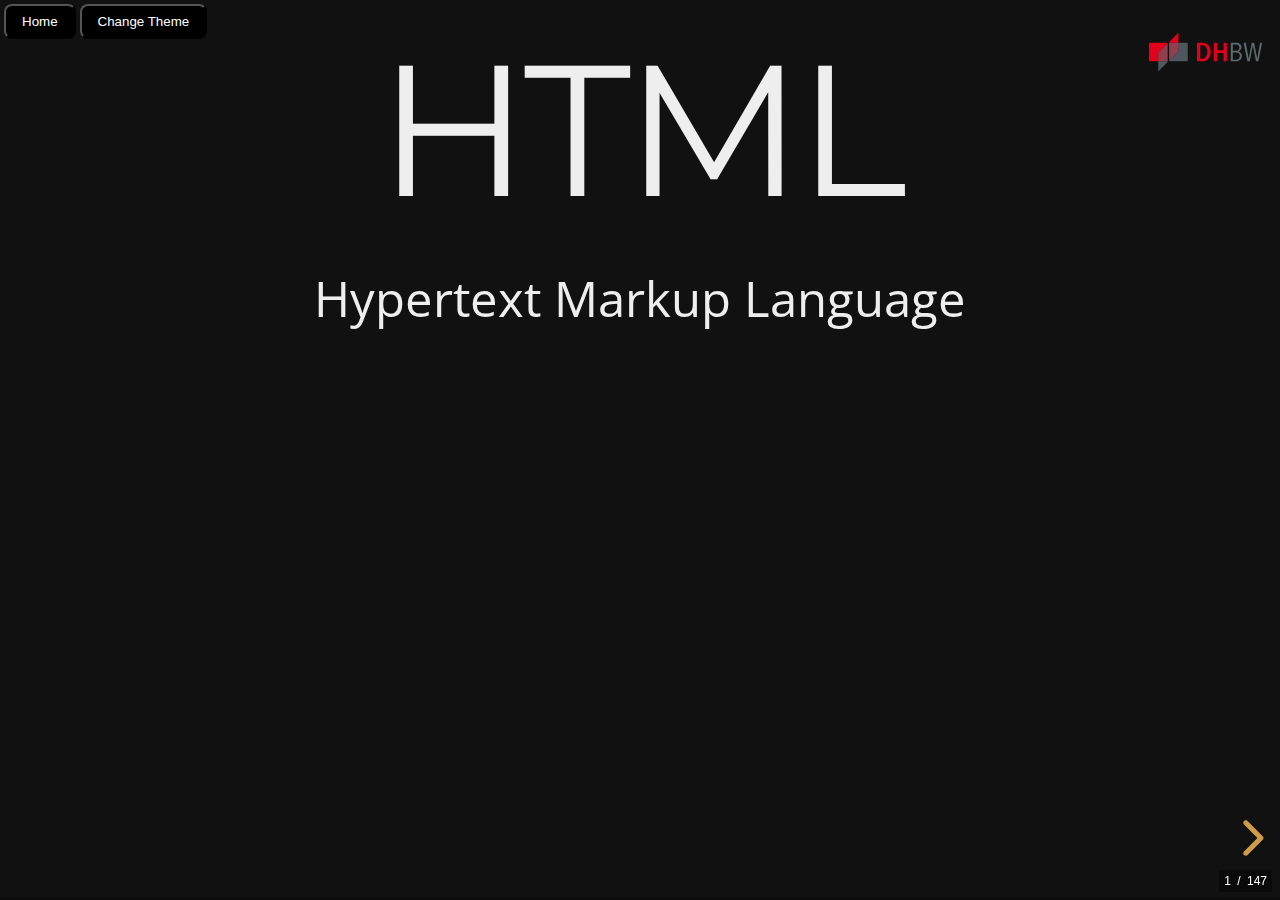
<file: html/index.html>
<!doctype html>
<html>

<head>
	<meta charset="utf-8">
	<meta name="viewport" content="width=device-width, initial-scale=1.0, maximum-scale=1.0, user-scalable=no">

	<title>WebEng1: HTML</title>

	<link rel="stylesheet" href="dist/reset.css">
	<link rel="stylesheet" href="dist/reveal.css">
	<!-- Qwiri Fork Start -->
<link rel="stylesheet" id="night" href="dist/theme/night.css">
<link rel="stylesheet alternate" id="white" href="dist/theme/white.css">
<link rel="stylesheet alternate" id="moon" href="dist/theme/moon.css">

<script defer>
    let themes = [ 'night', 'white', 'moon' ];
    let current = 0;

    function toggleTheme() {
      current = (current + 1) % themes.length;
      for (const i in themes) {
        if (current == i) {
          document.getElementById(themes[i]).setAttribute("rel", "stylesheet");
        } else {
          document.getElementById(themes[i]).setAttribute("rel", "stylesheet alternate");
        }
      }
    }
</script>
<!-- / Qwiri Fork End -->

	<!-- Theme used for syntax highlighted code -->
	<link rel="stylesheet" href="plugin/highlight/monokai.css">

	<style>
		header {
			position: absolute;
			top: 12px;
			right: 12px;
		}

		iframe.code-example {
			border: 2px solid grey;
		}

		iframe.full-width {
			width: 100%;
		}

		iframe.mindmap {
			width: 100%;
			height: 50vh;
		}

		.two-columns {
			display: grid;
			grid: auto-flow / 2fr 1fr;
			grid-auto-flow: column
		}

		.text-column {
			margin: 5px;
		}

		.li-space-above {
			margin-top: 55px;
		}
	</style>
</head>

<!--
	PDF-Export (/?print-pdf)
	Tag 1: 1,3-23
	Tag 1 - Praxis: 24-25
	Tag 2: 1,26-62
	Tag 2 - Praxis: 63-66
	Tag 3: 1,67-104
	Tag 3 - Praxis: 105-108
	Tag 4: 1,109-155
	Tag 4 - Praxis: 156-158
-->

<body>
	<!-- Qwiri Fork Start -->
<style>
#qf-controls {
  position: absolute;
  z-index: 1;
  margin-top: .25rem;
  margin-left: .25rem;
}
#qf-controls button {
  background: black;
  border-radius: 0.5rem;
  padding: 0.5rem 1rem 0.5rem 1rem;
  color: white;
}
</style>

<div id="qf-controls">
  <button onclick="window.location = '/'">Home</button>
  <button onclick="toggleTheme()">Change Theme</button>
</div>
<!-- / Qwiri Fork End -->

<div class="reveal">
		<div class="slides">
			<section>
				<h1>HTML</h1>

				<p>
					Hypertext Markup Language
				</p>
			</section>
			<section>
				<h3>HTML - Mindmap</h3>
				<iframe class="mindmap" data-src="./mindmap.html"></iframe>
			</section>
			<section>
				<h3>HTML - Hypertext Markup Language</h3>
				<p>
					Hypertext - Übertext
				<ul>
					<li>Text mit Querverweisen zur Bildung einer netzartigen Struktur</li>
					<li>Vergleichbar mit Inhaltsverzeichnissen aus Büchern</li>
				</ul>
				</p>
				<p class="fragment">
					Markup Language - Auszeichnungssprache
				<ul class="fragment">
					<li>Darstellung von Inhalt eines Dokumentes erweitert um die Information, wie der Text strukturiert
						ist</li>
					<li>Ursprünglich: Angaben für den Setzer im "Drucksatz"</li>
				</ul>
				</p>
			</section>
			<section>
				<section>
					<h3>Historie - Steinzeit</h3>
					<ul>
						<li>1989 (Anfang): Tim Berners-Lee schreibt seine ersten Vorschläge für ein World Wide Web</li>
					</ul>
					<p>Beschreibung eines "web"s mit "hypertext documents" die von "browsern" betrachtet werden</p>
					<ul>
						<li class="fragment">1990 (Ende): Erster Webserver und Browser für Demonstrationen</li>
						<li class="fragment">1993: Erste HTML-Spezifikation von der Internet Engineering Task Force
							(IETF)</li>
					</ul>
					<p>
						Quelle: <a href="https://home.cern/science/computing/birth-web/short-history-web">CERN: A short
							history of the Web</a>
					</p>
				</section>
				<section>
					<h3>Historie - Bronzezeit</h3>
					<ul>
						<li>1995: HTML 2.0 als <a href="https://datatracker.ietf.org/doc/html/rfc1866">RFC 1866</a>
							veröffentlicht</li>
						<li class="fragment">1997: HTML 3.2 durch das World Wide Web Consortium (W3C, <a
								href="www.w3c.org">www.w3c.org</a>)
							veröffentlicht</li>
						<li class="fragment">1997-2000: HTML 4.x mit "Strict", "Transitional" und "Frameset"
							veröffentlicht</li>
						<li class="fragment">2008: HTML 5 durch das WW3C veröffentlicht</li>
					</ul>
					<p>
						Quelle: <a href="https://en.wikipedia.org/wiki/HTML">Wikipedia: HTML</a>
					</p>
					<aside class="notes">
						3.0 wurde Vorgeschlagen, aber nie aufgenommen, weil zu lang und Browser haben sich zu schnell
						weiterentwickelt
						Strict: in which deprecated elements are forbidden
						Transitional: in which deprecated elements are allowed
						Frameset: in which mostly only frame related elements are allowed.
					</aside>
				</section>
				<section>
					<h3>Historie - Neuzeit</h3>
					<ul>
						<li>2014: HTML 5 veröffentlicht als <a href="https://www.w3.org/2014/10/html5-rec.html.en">W3C
								Recommendation</a>
							<ul>
								<li>Verbesserte Unterstützung für Multimedia</li>
								<li>Viele neue semantische Tags (main, footer, ...)</li>
								<li>Verbesserte Unterstützung für Web-Anwendungen, z.B. Window- und Navigator-APIs</li>
							</ul>
						</li>
						<li class="fragment">2019: HTML als "Living Standard": <a
								href="https://html.spec.whatwg.org/multipage/">https://html.spec.whatwg.org/multipage/</a>
							veröffentlicht von der Web Hypertext Application Technology Working Group (WHATWG)</li>
					</ul>
				</section>
			</section>
			<section>
				<section>
					<h3>Markup - Auszeichnungen</h3>
					<ul>
						<li>Angaben dazu, wie der Text strukturiert ist
							<ul>
								<li>Überschriften</li>
								<li>Absätze</li>
								<li>Verweise (Links)</li>
								<li>Tabellen</li>
								<li>Zitate</li>
								<li>Blöcke</li>
								<li>Bilder</li>
								<li>...</li>
							</ul>
						</li>
					</ul>
				</section>
				<section>
					<h3>Tags - Elemente</h3>
					<ul>
						<li>Struktur: &lt;tagname&gt;&lt;/tagname&gt;</li>
						<li class="fragment" data-fragment-index="0">Öffnendes Tag: <b
								class="fragment highlight-current-red" data-fragment-index="1">&lt;</b>tagname<b
								class="fragment highlight-current-red" data-fragment-index="1">&gt;</b></li>
						<li class="fragment" data-fragment-index="2">Schließendes Tag: &lt;<b
								class="fragment highlight-current-red">/</b>tagname&gt;</li>
					</ul>
					<p class="fragment">"geöffnete" Tags müssen bis auf wenige Ausnahmen geschlossen werden!</p>
					<ul>
						<li class="fragment">Beispiel: &lt;p&gt;Mein Absatz&lt;/p&gt;</li>
						<li class="fragment">Ausnahme: &lt;br&gt; (Zeilenumbruch)</li>
					</ul>
				</section>
				<section>
					<h3>Empty Tags - Leere Auszeichnungen</h3>
					<ul>
						<li>Dürfen keinen Inhalt haben</li>
						<li>Haben kein schließendes Tag</li>
					</ul>
					<p class="fragment" data-fragment-index="0">Beispiele</p>
					<ul>
						<li class="fragment" data-fragment-index="1">&lt;hr&gt; oder &lt;hr/&gt; (Horizontale Linie)
						</li>
						<li class="fragment" data-fragment-index="1">&lt;img&gt; oder &lt;img/&gt; (Bild)</li>
					</ul>
					<p class="fragment" data-fragment-index="2">NICHT</p>
					<ul>
						<li class="fragment" data-fragment-index="3">&lt;hr&gt;&lt;/hr&gt;</li>
						<li class="fragment" data-fragment-index="3">&lt;img&gt;&lt;/img&gt;</li>
					</ul>
				</section>
				<section>
					<h3>Tag Attribute</h3>
					<ul>
						<li>Struktur:<br />&lt;tagname attribut1="value1" attribut2="value2"...&gt;&lt;/tagname&gt;</li>
						<li>Beispiel:<br />&lt;p lang="en"&gt;This paragraph is marked as english&lt;/p&gt;</li>
					</ul>
					<ul class="fragment">
						<li>Für manche Attribute muss kein Wert angegeben werden. (Schlechter Stil)</li>
						<li>Anführungszeichen können in HTML entfallen, wenn der Wert nur aus einem Wort
							besteht.<br />(Ganz schlechter Stil!!)</li>
					</ul>
				</section>
				<section>
					<h3>Tag Baumstruktur - Schachtelung</h3>
					<p>Tags müssen ineinader verschachtelt werden!</p>
					<p>Ein Tag, das in einem anderen Tag geöffnet wird muss geschlossen werden, bevor das erste Tag
						geschlossen werden kann.</p>
					<ul>
						<li class="fragment"><span style="color:green">Richtig</span>:&nbsp;&lt;<span
								style="color: blue">tag1</span>&gt;&lt;tag2&gt;&lt;/tag2&gt;&lt;/<span
								style="color: blue">tag1</span>&gt;</li>
						<li class="fragment"><span style="color:red">Falsch</span>:&nbsp;&nbsp;&lt;<span
								style="color: blue">tag1</span>&gt;&lt;tag2&gt;&lt;/<span
								style="color: blue">tag1</span>&gt;&lt;/tag2&gt;</li>
					</ul>
				</section>
				<section>
					<h3>HTML vs. XML</h3>
					<ul>
						<li>Sehen sich sehr ähnlich, HTML ist aber weniger "strikt"
							<ul class="fragment">
								<li>Nicht alle geöffneten Tags müssen geschlossen werden</li>
								<li>Mögliches entfallen von Anführungszeichen bei Attributwerten (immernoch schlechter
									Stil!)</li>
								<li>Andere Dokumenttyp-Deklaration</li>
								<li>Groß- und Kleinschreibung in Tags</li>
							</ul>
						</li>
					</ul>
				</section>
			</section>
			<section>
				<section>
					<h3>HTML - Hello World</h3>
					<iframe class="code-example full-width"
						data-src="./code-examples/1_hello-world/hello-world.html"></iframe>
					<pre class="language-html">
						<code class="hljs" data-code="./code-examples/1_hello-world/hello-world.html" data-line-numbers="|1|2,10|3-6|7-9"></code>
					</pre>
					<a
						href="./code-examples/1_hello-world/hello-world.html">./code-examples/1_hello-world/hello-world.html</a>
				</section>
				<section>
					<h3>Aufbau eines HTML-Dokuments</h3>
					<ul>
						<li>Dokumenttyp-Deklaration
							<ul>
								<li>HTML5: &lt;!DOCTYPE html&gt;</li>
							</ul>
						</li>
						<li>Dokument (&lt;html&gt;) besteht aus:
							<ul>
								<li>Kopfdaten: &lt;head&gt;&lt;/head&gt;</li>
								<li>Inhalt: &lt;body&gt;&lt;/body&gt;</li>
							</ul>
						</li>
					</ul>
				</section>
			</section>
			<section>
				<section>
					<h3>HTML - Nur Text?</h3>
					<iframe class="code-example full-width"
						data-src="./code-examples/3_just-text/just-text.html"></iframe>
					<pre class="language-html">
						<code class="hljs" data-code="./code-examples/3_just-text/just-text.html" data-line-numbers="9-33"></code>
					</pre>
				</section>
				<section>
					<h3>Absätze und Überschriften</h3>
					<ul>
						<li>Absätze: &lt;p&gt;&lt;/p&gt;
							<ul>
								<li>Beginnt mit einer neuen Zeile, danacht folgt ein Zeilenumbruch.</li>
								<li>Standard: Abstand vor und nach dem Absatz.</li>
							</ul>
						</li>
						<li>Überschriften: &lt;h1&gt;&lt;/h1&gt;...&lt;h6&gt;&lt;/h6&gt;
							<ul>
								<li>Beginnt jeweils mit einer neuen Zeile, danach folgt ein Zeilenumbruch.</li>
								<li>&lt;h1&gt; ist die höchstrangige Überschrift, &lt;h6&gt; die niedrigstrangige.</li>
								<li>Von &lt;h1&gt; nach &lt;h6&gt; wird die Schrift und die Abstände kleiner.</li>
							</ul>
						</li>
					</ul>
				</section>
				<section>
					<h3>HTML - Absätze und Überschriften</h3>
					<iframe class="code-example full-width"
						data-src="./code-examples/4_absaetze-ueberschriften/absaetze-ueberschriften.html"></iframe>
					<pre class="language-html">
						<code class="hljs" data-code="./code-examples/4_absaetze-ueberschriften/absaetze-ueberschriften.html" data-line-numbers="9-16"></code>
					</pre>
				</section>
				<section>
					<h3>Fett, kursiv, hoch und tief</h3>
					<ul>
						<li>Fett: &lt;b&gt;&lt;/b&gt; (<b>bold</b>)
							<ul>
								<li>Text zwischen &lt;b&gt; und &lt;/b&gt; wird fett ausgegeben</li>
							</ul>
						</li>
						<li>Kursiv: &lt;i&gt;&lt;/i&gt; (<i>italic</i>)
							<ul>
								<li>Text zwischen &lt;i&gt; und &lt;/i&gt; wird kursiv ausgegeben</li>
							</ul>
						</li>
						<li>Hochstellung: &lt;sup&gt;&lt;/sup&gt; (<sup>superscript</sup>)
							<ul>
								<li>Text zwischen &lt;sup&gt; und &lt;/sup&gt; wird hochgestellt</li>
							</ul>
						</li>
						<li>Tiefstellung: &lt;sub&gt;&lt;/sub&gt; (<sub>subscript</sub>)
							<ul>
								<li>Text zwischen &lt;sub&gt; und &lt;/sub&gt; wird tiefgestellt</li>
							</ul>
						</li>
					</ul>
				</section>
				<section>
					<h3>HTML - Fett, kursiv, hoch und tief</h3>
					<iframe class="code-example full-width"
						data-src="./code-examples/5_fett-kursiv-hoch-tief/fett-kursiv-hoch-tief.html"></iframe>
					<pre class="language-html">
						<code class="hljs" data-code="./code-examples/5_fett-kursiv-hoch-tief/fett-kursiv-hoch-tief.html" data-line-numbers="9-17"></code>
					</pre>
				</section>
				<section>
					<h3>Zeilenumbruch</h3>
					<ul>
						<li>Umbruch: &lt;br&gt; oder &lt;br /&gt; (line break)</li>
					</ul>
				</section>
				<section>
					<h3>HTML - Zeilenumbruch</h3>
					<iframe class="code-example full-width"
						data-src="./code-examples/6_zeilenumbruch/zeilenumbruch.html"></iframe>
					<pre class="language-html">
						<code class="hljs" data-code="./code-examples/6_zeilenumbruch/zeilenumbruch.html" data-line-numbers="9-17"></code>
					</pre>
				</section>
			</section>
			<section>
				<section>
					<h3>Praxis - HTML</h3>
					<p>Benötigtes Setup: Text-Editor &amp; Browser</p>
					<ol>
						<li>Schreiben Sie eine HTML-Seite auf der sie sich selbst darstellen (z.B. in Form eines
							Lebenslaufs). Verwenden Sie dazu Überschriften, Absätze und Textvorhebungen.</li>
					</ol>
					<p>Tip: Syntax-Check: <a href="https://validator.w3.org/nu/">https://validator.w3.org/nu/</a>
						<br />(Check by text input)
					</p>
					<p>Tip: Erzeugung von Fließtext: <a href="http://www.loremipsum.de/">http://www.loremipsum.de/</a>
					</p>
				</section>
				<section>
					<h3>Praxis - HTML</h3>
					<p>Texteditor - Empfehlungen
					<ul>
						<li>Windows: <a href="https://notepad-plus-plus.org/">Notepad++</a></li>
						<li>Ubuntu: <a href="https://help.gnome.org/users/gedit/stable/">Gedit</a></li>
						<li>MacOS: ???</li>
					</ul>
					</p>
				</section>
			</section>
			<section>
				<section>
					<h3>Bisherige Tags</h3>
					<ul>
						<li>h1, h2, h3, h4, h5, h6</li>
						<li>p, br</li>
						<li>b, i</li>
						<li>sup, sub</li>
					</ul>
					<p>Sind diese Tags alle gleichwertig?</p>
				</section>
			</section>
			<section>
				<section>
					<h3>Block- vs. Inline-Elemente</h3>
					<ul>
						<li>Block-Elemente
							<ul>
								<li>können Block- oder Inline-Elemente enthalten</li>
								<li class="fragment" data-fragment-index="1">beginnt mit einer neuen Zeile davor und
									danach</li>
								<li class="fragment" data-fragment-index="1">(üblicherweise) mit Abstand davor und
									danach</li>
								<li class="fragment" data-fragment-index="2">bisher: h1 ... h6, p</li>
							</ul>
						</li>
						<li class="fragment" data-fragment-index="3">Inline-Elemente
							<ul>
								<li class="fragment" data-fragment-index="3">dürfen keine Blockelemente enthalten</li>
								<li class="fragment" data-fragment-index="4">Kein (extra) Zeilenumbruch</li>
								<li class="fragment" data-fragment-index="4">(üblicherweise) keine Abstände</li>
								<li class="fragment" data-fragment-index="5">bisher: b, i, sup, sub, br</li>
							</ul>
						</li>
					</ul>
				</section>
				<section>
					<h3>HTML - Block- vs. Inline-Elemente</h3>
					<iframe class="code-example full-width"
						data-src="./code-examples/7_block-inline-elemente/falsch.html"></iframe>
					<pre class="language-html">
						<code class="hljs" data-code="./code-examples/7_block-inline-elemente/falsch.html" data-line-numbers="9-13"></code>
					</pre>
					<aside class="notes">
						Richtig oder falsch? Falsch!
						<a href="https://validator.w3.org/nu/">https://validator.w3.org/nu/</a>
					</aside>
				</section>
				<section>
					<h3>HTML - Block- vs. Inline-Elemente</h3>
					<iframe class="code-example full-width"
						data-src="./code-examples/7_block-inline-elemente/richtig.html"></iframe>
					<pre class="language-html">
						<code class="hljs" data-code="./code-examples/7_block-inline-elemente/richtig.html" data-line-numbers="9-13"></code>
					</pre>
					<aside class="notes">
						Richtig oder falsch? Richtig!
					</aside>
				</section>
			</section>
			<section>
				<section>
					<h3>Tags und Attribute</h3>
					<ul>
						<li class="fragment" data-fragment-index="1">Tags können mit Attributen versehen werden
							<ul>
								<li>&lt;tagname attribut1="value1" attribut2="value2"&gt;&lt;/tagname&gt;</li>
								<li>Beispiel: &lt;p lang="fr"&gt; ... &lt;/p&gt;</li>
							</ul>
						</li>
					</ul>
					<p class="fragment" data-fragment-index="2">Zugelassene Attribute sind abhänging vom Tag.</p>
					<p class="fragment" data-fragment-index="2">Einige Attribute sind global, also für alle Tags
						zulässig.</p>
				</section>
				<section>
					<h3>Wichtige Globale Attribute</h3>
					<ul>
						<li>id - Eindeutiger Name des Elementes
							<ul>
								<li>Wert: eindeutiger Name ohne Leerzeichen</li>
							</ul>
						</li>
						<li class="fragment">class - Zuordnung des Elements zu einer oder mehreren Gruppen
							<ul>
								<li>Wert: unsortierte Liste von Namen</li>
							</ul>
						</li>
						<li class="fragment">lang - Sprache des Elementinhalts
							<ul>
								<li>Wert: Sprachbezeichner (z.B. de, en, en-us, ...)</li>
							</ul>
						</li>
						<li class="fragment" title="Zusatzinformation">title - Zusatzinformation ("advisory
							information")
							<ul>
								<li>Wert: beliebiger Text</li>
								<li>Taucht üblicherweise als Tooltip auf
								</li>
								<li>Wird an Unterelemente vererbt</li>
							</ul>
						</li>
					</ul>
					<aside class="notes">
						Hover auf Tooltip nicht vergessen
					</aside>
				</section>
				<section>
					<h3>Mehr Wichtige Globale Attribute</h3>
					<ul>
						<li>dir - Schreibrichtung
							<ul>
								<li>Wert: "ltr" (left to right), "rtl" (right to left), "auto"</li>
							</ul>
						</li>
						<li class="fragment">tabindex - Tabulator-Reihenfolge
							<ul>
								<li>Wert: Zahl (ganzzahlig, aufsteigend)</li>
							</ul>
						</li>
						<li class="fragment">spellcheck - Rechtschreibprüfung
							<ul>
								<li>Wert: "true" or "false"</li>
								<li>Browser entscheidet ob er es anwendet<br />(z.B. typischerweise nur editierbare
									Elemente)</li>
							</ul>
						</li>
						<li class="fragment">hidden - Verbergen eines Elements
							<ul>
								<li>Wert: leer oder "hidden" (Case-Insensitiv)</li>
								<li>Markiert nicht (mehr) relevante Elemente</li>
							</ul>
						</li>
					</ul>
				</section>
				<section>
					<h3>Mehr Wichtige Globale Attribute 2</h3>
					<ul>
						<li>contenteditable - Editierbarkeit
							<ul>
								<li>Wert: leer, "true", "false"</li>
								<li>Falls leer oder "true" kann Inhalt editiert werden</li>
							</ul>
						</li>
						<li class="fragment">translate - Übersetzbarkeit
							<ul>
								<li>Wert: leer, "true", "false"</li>
								<li>Legt fest, ob der Inhalt übersetzt werden darf.</li>
								<li>Wird an Unterelemente vererbt</li>
							</ul>
						</li>
						<li class="fragment">data-* - anwendungsspezifische Daten
							<ul>
								<li>Wert: beliebiger Text</li>
								<li>&lt;span data-nummer="1234"&gt;Max Müller&lt;/span&gt;</li>
								<li>Clientseitige Logik kann auf Werte zugreifen</li>
							</ul>
						</li>
					</ul>
				</section>
				<section>
					<h3>Globale Attribute Drag&Drop</h3>
					<ul>
						<li>draggable - mit der Maus ziehbar
							<ul>
								<li>Wert: "true", "false"</li>
							</ul>
						</li>
						<li class="fragment" data-fragment-index="1">dropzone - Ablageort für ziehbare Elemente
							<ul>
								<li>Wert: unsortierte Liste aus "copy", "move", "link", "string: [*]", "file: [*]"</li>
								<li>Achtung: in gängigen Browsern noch nicht unterstützt :(</li>
							</ul>
						</li>
						<li class="fragment" data-fragment-index="1">ondragover - Eventhandler
							<ul>
								<li>Wert: JavaScript Funktion</li>
								<li>Unterstützung durch alle Browser</li>
							</ul>
						</li>
					</ul>
				</section>
				<section>
					<h3>Globale Attribute CSS</h3>
					<ul>
						<li>style - direkte Stilangabe
							<ul>
								<li>Wert: CSS-Eigenschaften</li>
							</ul>
						</li>
					</ul>
				</section>
			</section>
			<section>
				<section>
					<h3>Semantische Textauszeichnung</h3>
					<ul>
						<li class="fragment" data-fragment-index="1">em &ndash; emphasis (Betonung)</li>
						<li class="fragment" data-fragment-index="1">i &ndash; italics (kursive Schrift)</li>
						<li class="fragment" data-fragment-index="2">strong &ndash; "strong importance" (hohe
							Wichtigkeit)</li>
						<li class="fragment" data-fragment-index="2">b &ndash; bold (Fettdruck)</li>
						<li class="fragment" data-fragment-index="3">mark &ndash; marked (Markiert)</li>
						<li class="fragment" data-fragment-index="3">u &ndash; underline (Unterstrichen)</li>
					</ul>
					<p class="fragment" data-fragment-index="4">Betonung, hohe Wichtigkeit,
						Markierung:<br />&lt;em&gt;<em>semantische</em>&lt;/em&gt;
						Auszeichnung</p>
					<p class="fragment" data-fragment-index="4">kursive Schrift,
						Fettdruck:<br />&lt;b&gt;<b>optische</b>&lt;/b&gt; Auszeichnung</p>
				</section>
				<section>
					<h3>Semantische Textauszeichnung</h3>
					<iframe class="code-example full-width"
						data-src="./code-examples/8_semantische-textauszeichnung/semantische-textauszeichnung.html"></iframe>
					<pre class="language-html">
						<code class="hljs" data-code="./code-examples/8_semantische-textauszeichnung/semantische-textauszeichnung.html" data-line-numbers="9-14"></code>
					</pre>
				</section>
				<section>
					<h3>Semantische Textauszeichnung<br />Inline-Beispiele</h3>
					<ul>
						<li>dfn &ndash; Begriffsdefinition<ul>
								<li>Üblicherweise kursiv</li>
							</ul>
						</li>
						<li>cite &ndash; Zitatangabe<ul>
								<li>Üblicherweise kursiv</li>
							</ul>
						</li>
						<li class="fragment" data-fragment-index="1">abbr &ndash; Abkürzung oder Akronym<ul>
								<li>Üblicherweise keine besondere Formatierung</li>
							</ul>
						</li>
						<li class="fragment" data-fragment-index="2">time &ndash; Zeitangabe<ul>
								<li>Attribut "datetime" für maschinenlesbare Form!</li>
							</ul>
						</li>
						<li class="fragment" data-fragment-index="2">samp &ndash; Beispielausgabe eines
							Computerprogramms<ul>
								<li>Üblicherweise Schreibmaschinenschrift</li>
							</ul>
						</li>
					</ul>
				</section>
				<section>
					<h3>Semantische Textauszeichnung<br />Block-Beispiele</h3>
					<ul>
						<li>hr &ndash; Thematischer Wechsel<ul>
								<li>Üblicherweise eine horizontale Linie</li>
							</ul>
						</li>
						<li class="fragment">pre &ndash; Vorfomartierter Text<ul>
								<li>Stellt auch Leerzeichen, Zeilen und Umbrüche dar</li>
								<li>Üblicherweise Schreibmaschinenschrift</li>
							</ul>
						</li>
						<li class="fragment">blockquote &ndash; Zitat auf Absatzebene<ul>
								<li>Üblicherweise beidseitig eingerückt</li>
							</ul>
						</li>
						<li class="fragment">figure &ndash; "Abbildung"<ul>
								<li>in sich geschlossener, vom Text getrennter Inhalt</li>
								<li>optionale Unterschrift: &lt;figcation&gt;</li>
							</ul>
						</li>
					</ul>
				</section>
				<section>
					<h3>Semantische Textauszeichnung<br />Block-Beispiele</h3>
					<ul>
						<li>article &ndash; Artikel<ul>
								<li>Abgeschlossener, unabhängiger Inhalt</li>
							</ul>
						</li>
						<li class="fragment" data-fragment-index="1">section &ndash; Abschnitt<ul>
								<li>Thematisch zusammengehöriger Teil
									<!--, meist mit Überschrift-->
								</li>
							</ul>
						</li>
						<li class="fragment" data-fragment-index="2">aside &ndash; Randbemerkung
						</li>
						<li class="fragment" data-fragment-index="3">header/main/footer &ndash; einleitender-, haupt-,
							abschließender Teil
						</li>
						<li class="fragment" data-fragment-index="3">nav &ndash; Navigation
						</li>
						<li class="fragment" data-fragment-index="4">address &ndash; Kontaktinformation<ul>
								<li>Kontakt zum Inhalteersteller!!</li>
							</ul>
						</li>
					</ul>
				</section>
			</section>
			<section>
				<section>
					<h3>Sonderzeichen in HTML</h3>
					<p>Der verwendete Zeichensatz wird durch meta-Tag im Seitenkopf angegeben, z.B.:
						"utf-8"<br />Ermöglicht: €$§²³
						oder Umlaut äöüß</p>
					<p class="fragment" data-fragment-index="1"><strong>Aber</strong>: Wie stelle ich reservierte
						Zeichen dar?<br />z.B. &gt; oder &lt;</p>
					<p class="fragment" data-fragment-index="1">Oder Zeichen die ich nicht einfach eingeben
						kann?<br />z.B. &copy;&hearts;&trade;</p>
				</section>
				<section>
					<h3>Sonderzeichen in HTML</h3>
					<ul>
						<li>Entity &ndash; Entität<ul>
								<li>&amp;#Code-Nummer;&emsp;(Code-Nummer ist dezimal)</li>
								<li>&amp;#xUTF8-Nummer;&emsp;(UTF8-Nummer ist dezimal)</li>
								<li>&amp;Name;&emsp;(Name ist vordefiniert)</li>
							</ul>
						</li>
						<li class="fragment" data-fragment-index="1">Verpflichtende vordefinierte Entitäten<ul>
								<li>Anführungszeichen&emsp;&quot;&emsp;&amp;quot;&amp;#34;</li>
								<li>Kaufmanns-Und&emsp;&amp;&emsp;&amp;amp;&amp;#38;</li>
								<li>Kleiner&emsp;&lt;&emsp;&amp;lt;&amp;#60;</li>
								<li>Größer&emsp;&gt;&emsp;&amp;gt;&amp;#62;</li>
							</ul>
						</li>
						<li class="fragment" data-fragment-index="2">Viele weitere Entitäten:<br /><a
								href="https://html.spec.whatwg.org/multipage/named-characters.html#named-character-references">13.5
								Named character references</a>, z.B. &amp;copy;&ensp;&copy;</li>
					</ul>
				</section>
			</section>
			<section>
				<section>
					<h3>Unsortierte Liste</h3>
					<ul>
						<li>ul &ndash; Unsortierte Liste (unordered list)<ul>
								<li>Üblicherweise dargestellt mit einem Punkt</li>
							</ul>
						</li>
						<li>li &ndash; Listen-Element (list element)<ul>
								<li>Einzelnes Listen-Element</li>
							</ul>
						</li>
					</ul>
				</section>
				<section>
					<h3>HTML - Unsortierte Liste</h3>
					<iframe class="code-example full-width"
						data-src="./code-examples/9_unsortierte-liste/unsortierte-liste.html"></iframe>
					<pre class="language-html">
						<code class="hljs" data-code="./code-examples/9_unsortierte-liste/unsortierte-liste.html" data-line-numbers="9-15|10,14|11-13"></code>
					</pre>
				</section>
				<section>
					<h3>Sortierte Liste</h3>
					<ul>
						<li>ol &ndash; sortierte Liste (ordered list)<ul>
								<li>Üblicherweise dargestellt mit arabischen Zahlen</li>
							</ul>
						</li>
					</ul>
					<p>Kann durch Attribute eingestellt werden!</p>
					<ul>
						<li>reversed &ndash; Zählung umdrehen<ul>
								<li>Wert: leer oder "reversed"</li>
							</ul>
						</li>
						<li>start &ndash; Startwert der Nummerierung<ul>
								<li>Wert: ganze Zahl</li>
							</ul>
						</li>
						<li>type &ndash; Typ des Zählers<ul>
								<li>Wert: "1", "a", "A", "i", "I"</li>
							</ul>
						</li>
					</ul>
					<aside class="notes">
						decimal, lower-alpha, upper-alpha, lower-roman, upper-roman
					</aside>
				</section>
				<section>
					<h3>HTML Sortierte Liste</h3>
					<iframe class="code-example full-width"
						data-src="./code-examples/10_sortierte-liste/sortierte-liste.html"></iframe>
					<pre class="language-html">
						<code class="hljs" data-code="./code-examples/10_sortierte-liste/sortierte-liste.html" data-line-numbers="9-15|10,14"></code>
					</pre>
				</section>
				<section>
					<h3>HTML Sortierte Liste</h3>
					<iframe class="code-example full-width"
						data-src="./code-examples/10_sortierte-liste/sortierte-liste_reversed-upper-alpha.html"></iframe>
					<pre class="language-html">
						<code class="hljs" data-code="./code-examples/10_sortierte-liste/sortierte-liste_reversed-upper-alpha.html" data-line-numbers="9-15|10"></code>
					</pre>
				</section>
				<section>
					<h3>Geschachtelte Liste</h3>
					<iframe class="code-example full-width"
						data-src="./code-examples/9_unsortierte-liste/geschachtelte-liste.html"></iframe>
					<pre class="language-html">
						<code class="hljs" data-code="./code-examples/9_unsortierte-liste/geschachtelte-liste.html" data-line-numbers="9-19|11-16"></code>
					</pre>
				</section>
				<section>
					<h3>Listen - Definitionsliste</h3>
					<ul>
						<li>dl &ndash; Definitionsliste (definition list)<ul>
								<li>Stellt Name und Beschreibung üblicherweise eingerückt dar</li>
							</ul>
						</li>
						<li>dt &ndash; Definitionsname (definition term)<ul>
								<li>zu definierender Begriff</li>
							</ul>
						</li>
						<li>dd &ndash; Definition (description details)<ul>
								<li>die Definition selbst</li>
							</ul>
						</li>
					</ul>
				</section>
				<section>
					<h3>Listen - Definitionsliste</h3>
					<iframe class="code-example full-width"
						data-src="./code-examples/11_definitions-liste/definitions-liste.html"></iframe>
					<pre class="language-html">
						<code class="hljs" data-code="./code-examples/11_definitions-liste/definitions-liste.html" data-line-numbers="9-17"></code>
					</pre>
				</section>
			</section>
			<section>
				<section>
					<h3>HTML Tabellen</h3>
					<ul>
						<li>table &ndash; Tabelle<ul>
								<li>Umfasst die gesamte Tabelle</li>
							</ul>
						</li>
						<li>tr &ndash; Tabellenzeile (table row)<ul>
								<li>deklariert eine neue Zeile</li>
							</ul>
						</li>
						<li>td &ndash; Tabelleninhalt (table data)<ul>
								<li>Definiert den Inhalt eine Zelle</li>
							</ul>
						</li>
					</ul>
				</section>
				<section>
					<h3>HTML Tabellen</h3>
					<iframe class="code-example full-width"
						data-src="./code-examples/12_tabellen/tabelle-grundstruktur.html"></iframe>
					<pre class="language-html">
					<code class="hljs" data-code="./code-examples/12_tabellen/tabelle-grundstruktur.html" data-line-numbers="9-22"></code>
				</pre>
				</section>
				<section>
					<h3>HTML Tabellen</h3>
					<ul>
						<li>caption &ndash; Überschrift (Legende)<ul>
								<li>Üblicherweise über der Tabelle dargestellt</li>
							</ul>
						</li>
						<li class="fragment">th &ndash; Spalten/Zeilen-Überschrift (table header)<ul>
								<li>"scope" Attribut mit Wert "row" oder "col"</li>
							</ul>
						</li>
						<li class="fragment">colgroup &ndash; Spaltenanzahl festlegen (columns)<ul>
								<li>Definiert die Anzahl vorhandener Spalten</li>
							</ul>
						</li>
						<li class="fragment">col &ndash; Spalte (column)<ul>
								<li>"span" Attribut mit Wert ganze Zahl größer 0</li>
							</ul>
						</li>
					</ul>
					<aside class="notes">
						there is no rowgroup
					</aside>
				</section>
				<section>
					<h3>Spalten, Unter- und Überschrift</h3>
					<iframe class="code-example full-width"
						data-src="./code-examples/12_tabellen/superhelden.html"></iframe>
					<pre class="language-html">
					<code class="hljs" data-code="./code-examples/12_tabellen/superhelden.html" data-line-numbers="37-60"></code>
				</pre>
				</section>
				<section>
					<h3>Zellen zusammenfassen</h3>
					<ul>
						<li>colspan &ndash; Spalten zusammenfassen<ul>
								<li>Wert: ganze Zahl größer 0</li>
							</ul>
						</li>
						<li>rowspan &ndash; Zeilen zusammenfassen<ul>
								<li>Wert: ganze Zahl größer 0</li>
							</ul>
						</li>
					</ul>
				</section>
				<section>
					<h3>Zellen (zusammenfassen)</h3>
					<iframe class="code-example full-width" data-src="./code-examples/12_tabellen/zellen.html"></iframe>
					<pre class="language-html">
					<code class="hljs" data-code="./code-examples/12_tabellen/zellen.html" data-line-numbers="9-24"></code>
				</pre>
				</section>
				<section>
					<h3>Zellen zusammenfassen</h3>
					<iframe class="code-example full-width"
						data-src="./code-examples/12_tabellen/zellen-zusammengefasst.html"></iframe>
					<pre class="language-html">
						<code class="hljs" data-code="./code-examples/12_tabellen/zellen-zusammengefasst.html" data-line-numbers="9-24"></code>
					</pre>
				</section>
			</section>
			<section>
				<section>
					<h3>Praxis - HTML</h3>
					<p>Benötigtes Setup: Text-Editor &amp; Browser</p>
					<ol start="2">
						<li>Schreiben Sie den Satz des Pythagoras in HTML.</li>
						<li>Testen Sie die Wirkungen der Auszeichnungen auf den vorangegangenen Folien (b, i, sup, sub,
							br, hr, dfn, abbr, cite, time, samp, pre, blockquote, figure, article, section, aside,
							header, footer, nav, address)<br />
							Welche haben im Standard eine sichtbare Wirkung?<br />
							Unterscheidet sich die Darstellung in verschiedenen Browsern?
						</li>
					</ol>
				</section>
				<section>
					<h3>Praxis - Listen</h3>
					<p>Benötigtes Setup: Text-Editor &amp; Browser</p>
					<ol start="4">
						<li>Erstellen Sie eine Liste mit 5 Einträgen. Diese sollen in römischer Darstellung abwärts
							ab 50 gezählt werden.</li>
					</ol>
				</section>
				<section>
					<h3>Praxis - Listen</h3>
					<ol start="5">
						<li>Erstellen Sie eine Liste mit 3 Listen-Ebenen
							<ul>
								<li>Die erste Ebene hat 3 Einträge und ist ungeordnet.</li>
								<li>Der erste Eintrag der ersten Ebene ist eine Liste mit 3 Einträgen geordnet nach
									kleiner römischer zählweise aufwärts beginnen mit "ii"</li>
								<li>Der zweite Eintrag der ersten Ebene besteht aus einer ungeordneten Liste mit 2
									Einträgen.</li>
								<li>Der dritte Eintrag der ersten Ebene besteht aus einer geordneten Liste gezählt mit
									Kleinbuchstaben, dessen erster Eintrag wiederum eine Definitionsliste mit 3
									Einträgen enthält.</li>
							</ul>
						</li>
					</ol>
				</section>
				<section>
					<h3>Praxis - Tabelle</h3>
					<ol start="6">
						<li>Was passiert, wenn die Anzahl der Zellen einer Zeile nicht der Anzahl der Spalten der
							Tabelle entspricht (mehr/weniger)?</li>
						<li>Wie lautet der Code für die unten angezeigte Tabelle? (Tipp: Tabellen lassen sich Schachteln
							wie Listen)</li>
					</ol>
					<img src="./images/praxis-tabelle-aufgabe.jpg" alt="Praxis Tabelle Aufgabe" />
				</section>
			</section>
			<section>
				<section>
					<h3>HTML - Verweise (Links)</h3>
					<ul>
						<li>a &ndash; Verweis/Link (anker)<ul>
								<li>href: Verweisziel als URL</li>
								<li class="fragment" data-fragment-index="1">target: Ziel-Fenster</li>
								<li class="fragment" data-fragment-index="2">rel: Art des Verweises</li>
								<li class="fragment" data-fragment-index="3">hreflang: Sprache des Ziels</li>
								<li class="fragment" data-fragment-index="4">type: Dokumenttyp des Ziels</li>
								<li class="fragment" data-fragment-index="4">download: Verweis zum Download gedacht</li>
								<li class="fragment" data-fragment-index="5">Inhalt: auf ihn kann geklickt werden</li>
							</ul>
						</li>
					</ul>
					<p class="fragment" data-fragment-index="5">&lt;a href="https://www.karlsruhe.dhbw.de/"&gt;Ein
						Verweis auf die DHBW-Karlsruhe&lt;/a&gt;</p>
					<aside class="notes">
						rel Beispiel "external", "bookmark"
					</aside>
				</section>
			</section>
			<section>
				<section>
					<h3>URL - Uniform Resource Locator</h3>
					<p>Identifiziert und lokalisiert eine Ressource, über die zu verwendende Zugriffsmethode und den Ort
						der Ressource in Computernetzwerken.</p>
					<p class="fragment" data-fragment-index="1"><span class="fragment highlight-current-red"
							data-fragment-index="2">&lt;Schema&gt;</span><span class="fragment highlight-current-red"
							data-fragment-index="3">:</span>&lt;schema-spezifisch&gt;</p>
					<ul>
						<li class="fragment" data-fragment-index="2">Schema<ul>
								<li class="fragment" data-fragment-index="2">Definiert schema-spezifischen Teil</li>
								<li class="fragment" data-fragment-index="2">Name des Schemas entspricht meist dem
									Übertragungsprotokoll</li>
								<li class="fragment" data-fragment-index="2">Beispiele: http, https, ftp, mailto, file,
									smtp, imap</li>
							</ul>
						</li>
					</ul>
					<aside class="notes">
						Resource, zum Beispiel eine Webseite
						Zugriffsmethode, zum Beispiel das verwendete Netzwerkprotokoll wie HTTP oder FTP
					</aside>
				</section>
				<section>
					<h3>URL Schema: http/https</h3>
					<p><span class="fragment highlight-current-red" data-fragment-index="1">http</span>:<span
							class="fragment highlight-current-red" data-fragment-index="1">//</span><span
							class="fragment highlight-current-red"
							data-fragment-index="2">&lt;Server&gt;</span>:&lt;Port&gt;/&lt;Pfad&gt;?<br />&lt;Anfrage&gt;#&lt;Fragment&gt;
					</p>
					<ul>
						<li class="fragment" data-fragment-index="1">Schema (hier http oder https)
						</li>
						<li class="fragment" data-fragment-index="2">Server<ul>
								<li>Voll qualifizierter Domain-Name (FQDN)<br />z.B. "www.dhbw.de" oder "example.com"
								</li>
								<li>IPv4-Adresse dezimal, punkt-getreent<br />z.B. 193.99.144.80</li>
								<li>IPv6-Adresse hexadezimal, doppelpunkt-getreent, in eckigen Klammern<br />z.B.
									[2a02:2e0:3fe:1001:302::]</li>
							</ul>
						</li>
					</ul>
					<aside class="notes">
						Gemäß Spezifikation (RFC1900) soll die Verwendung von IP-Adressen vermieden werden wo immer
						möglich!
					</aside>
				</section>
				<section>
					<h3>URL Schema: http/https</h3>
					<p>http://&lt;Server&gt;<span class="fragment highlight-current-red"
							data-fragment-index="1">:&lt;Port&gt;</span><span class="fragment highlight-current-red"
							data-fragment-index="2">/&lt;Pfad&gt;</span>?<br />&lt;Anfrage&gt;#&lt;Fragment&gt;</p>
					<ul>
						<li class="fragment" data-fragment-index="1">Port<ul>
								<li>Positive, ganze Zahl &lt;= 65535</li>
								<li>Falls nicht vorhanden wird der Standard-Port des Schemas verwendet, Z.B. http: 80,
									https: 443</li>
							</ul>
						</li>
						<li class="fragment" data-fragment-index="2">Pfad<ul>
								<li>beliebige Zeichenkette ohne '?'</li>
								<li>typischerweise mit '/' unterteilt (segmentiert)</li>
							</ul>
						</li>
					</ul>
				</section>
				<section>
					<h3>URL Schema: http/https</h3>
					<p>&lt;Schema&gt;://&lt;Server&gt;:&lt;Port&gt;/&lt;Pfad&gt;<span
							class="fragment highlight-current-red"
							data-fragment-index="1">?<br />&lt;Anfrage&gt;</span>#&lt;Fragment&gt;</p>
					<ul>
						<li class="fragment" data-fragment-index="1">Anfrage (Query)<ul>
								<li>Keine verbindliche Spezifikation</li>
								<li>Liste an Name-Wert-Paaren</li>
								<li>Name und Wert mit '=' trennen, Paare mit '&amp;'<br />z.B.
									x=6&amp;y=0&amp;q=Suchanfrage</li>
								<li>Sonder- und Steuerzeichen korrekt codieren!</li>
								<li>Vorsicht: moderne Browser-UIs verstecken URL-Codierung und Schema</li>
							</ul>
						</li>
					</ul>
				</section>
				<section>
					<h3>URL Schema: http/https</h3>
					<p>&lt;Schema&gt;://&lt;Server&gt;:&lt;Port&gt;/&lt;Pfad&gt;?<br />&lt;Anfrage&gt;<span
							class="fragment highlight-current-red" data-fragment-index="1">#&lt;Fragment&gt;</span></p>
					<ul>
						<li class="fragment" data-fragment-index="1">Fragment<ul>
								<li>Verweist auf Element der Zielseite</li>
								<li>Wird dem Server nie mitgeteilt</li>
								<li>Verwendung in Kombination des a-Tags</li>
							</ul>
						</li>
					</ul>
				</section>
				<section>
					<h3>Basic Authentication</h3>
					<p>&lt;Schema&gt;://<span class="fragment highlight-current-red"
							data-fragment-index="1">&lt;Benutzer&gt;:&lt;Passwort&gt;@</span>&lt;Server&gt;:&lt;Port&gt;...
					</p>
					<ul class="fragment" data-fragment-index="1">
						<li>Im Schema http/https veraltet</li>
						<li>Browser reagieren unterschiedlich (Rückfrage, Verweigerung, ...)</li>
						<li>Für andere Schemata (z.B. FTP) wird es weiterhin genutzt</li>
					</ul>
				</section>
				<section>
					<h3>URL Kodierung</h3>
					<p>Steuer- und Sonderzeichen müssen kodiert werden</p>
					<p class="fragment" data-fragment-index="1">Codierung erfolgt byteweise durch '%' und Angabe des
						Zeichencodes (hexadezimal, zweistellig)</p>
					<p class="fragment" data-fragment-index="1">Unicode-Zeichen via '%u' und vierstelliger
						Hexadezimalzahl</p>
					<p class="fragment" data-fragment-index="2">Beispiele:
					<ul class="fragment" data-fragment-index="2">
						<li>'&amp;' = '%26' (ASCII)</li>
						<li>'&euro;' = '%E2%82%AC' (Byteweise, UTF-8)</li>
						<li>'&euro;' = '%u20AC' (Unicode, UTF-16)</li>
					</ul>
					</p>
				</section>
				<section>
					<h3>Relative URLs</h3>
					<p>Präfixe relativ zur aktuellen URL</p>
					<ul class="fragment" data-fragment-index="1">
						<li>'//' = Gleiches Schema</li>
						<li>'/' = Gleicher Server (und Port)</li>
						<li>'#' = Gleiche Ressource (anderes Element)</li>
					</ul>
					<p class="fragment" data-fragment-index="2">Beispiele ausgehend von
						"https://example.com/pfad/datei.html#anfang"
					<ul class="fragment" data-fragment-index="2">
						<li class="fragment" data-fragment-index="3">//example.com/pfad/andere/datei.html</li>
						<li class="fragment" data-fragment-index="3">/pfad/ganz/andere/datei.html</li>
						<li class="fragment" data-fragment-index="3">#ende</li>
					</ul>
					</p>
				</section>
				<section>
					<h3>Relativer Pfad</h3>
					<p>Präfixe relativ zum aktuellen Pfad</p>
					<ul class="fragment" data-fragment-index="1">
						<li>'../' = ein Pfadsegement "nach oben"</li>
						<li>'./' = gleiches Pfadsegment</li>
					</ul>
					<p class="fragment" data-fragment-index="2">Beispiele ausgehend von "/pfad/datei.html"
					<ul class="fragment" data-fragment-index="2">
						<li class="fragment" data-fragment-index="3">../ganz/andere/datei.html</li>
						<li class="fragment" data-fragment-index="3">./datei2.html</li>
					</ul>
					</p>
				</section>
			</section>
			<section>
				<section>
					<h3>Verweis - Fragment + Anker</h3>
					<p>Zweck: An bestimmte Stelle auf einem (sehr) langen Dokument springen.</p>
					<p class="fragment" data-fragment-index="1">Fragment: anhängen von #&lt;Fragment&gt; an die URL</p>
					<p class="fragment" data-fragment-index="1">Anker: id-Attribut des a-Tags</p>
					<p class="fragment" data-fragment-index="2">Beispiele:
						<br /><a target="_blank"
							href="https://html.spec.whatwg.org/multipage/text-level-semantics.html#the-cite-element">https://html.spec.whatwg.org/multipage/text-level-semantics.html#the-cite-element</a>
						<br /><a target="_blank"
							href="https://de.wikipedia.org/wiki/HTML5#Standarddarstellung">https://de.wikipedia.org/wiki/HTML5#Standarddarstellung</a>
					</p>
				</section>
				<section>
					<h3>Verweis - Target</h3>
					<ul>
						<li>Werte: "_self", "_blank", Bezeichner
							<ul>
								<li>"_self" &ndash; Neue Seite öffnet sich im gleichen Fenster (standard)</li>
								<li class="fragment">"_blank" &ndash; Neue Seite öffnet sich in neuem Tab/Fenster</li>
								<li class="fragment">"Bezeichner" &ndash; Neue Seite öffnet sich im bezeichneten Fenster
									oder öffnet ein Fenster mit diesem Bezeichner, z.B.:<br />&lt;a
									href="http://www.google.de" target="myid"&gt;Google&lt;/a&gt;</li>
							</ul>
						</li>
					</ul>
				</section>
				<section>
					<h3>Verweis - Download</h3>
					<p>Deklariert den Link als Download (anstatt Anzeige)</p>
					<ul class="fragment">
						<li>Werte: leer oder Dateiname</li>
						<li>&lt;a href="lebenslauf.pdf" download="Mein Lebenslauf.pdf"&gt;
							Hier ist mein Lebenslauf
							&lt;/a&gt;
						</li>
					</ul>
				</section>
				<section>
					<h3>Verweis - rel</h3>
					<p>Definiert die Verweisart (relationship)</p>
					<ul class="fragment" data-fragment-index="1">
						<li>Liste von Werten:
							<ul>
								<li>"alternate" &ndash; Alternative Darstellung</li>
								<li>"bookmark" &ndash; Bester permanenter Verweis</li>
								<li class="fragment" data-fragment-index="2">"author" &ndash; Autor des Dokumentes</li>
								<li class="fragment" data-fragment-index="2">"help" &ndash; Verweis zur Hilfe</li>
								<li class="fragment" data-fragment-index="2">"search" &ndash; Verweis zur Suche</li>
								<li class="fragment" data-fragment-index="3">"nofollow" &ndash; Autor unterstützt den
									Inhalt nicht</li>
								<li class="fragment" data-fragment-index="3">"noreferrer" &ndash; Keine Referenz
									mitschicken</li>
								<li class="fragment" data-fragment-index="4">"prefetch", "preload", ("preconnect",
									"prerender") Performanceoptimierung für Navigation</li>
							</ul>
						</li>
					</ul>
				</section>
				<section>
					<h3>Verweis - Attribute</h3>
					<ul>
						<li>hreflang - Sprache des Verweisziels
							<ul>
								<li>Wert: Sprachbezeichner (z.B. de, en, en-us, ...)</li>
							</ul>
						</li>
						<li class="fragment" data-fragment-index="1">type - Dokumenttyp des Verweisziels
							<ul>
								<li>Wert: MIME-type</li>
							</ul>
						</li>
					</ul>
					<p class="fragment" data-fragment-index="2">hreflang und type nur eine Vorindikation</p>
				</section>
			</section>
			<section>
				<section>
					<h3>HTML - Bilder</h3>
					<ul>
						<li>img &ndash; Bild (image)<ul>
								<li>src: Bildquelle<ul>
										<li>Wert: absolute oder relative URL</li>
									</ul>
								</li>
								<li class="fragment" data-fragment-index="1">alt: Alternative Beschreibung<ul>
										<li>Wert: Text</li>
										<li>Achtung: Text wird oft als Tooltip angezeigt</li>
									</ul>
								</li>
								<li class="fragment" data-fragment-index="2">width: Breite<ul>
										<li>Wert: Ganze Zahl Pixel oder "%"</li>
									</ul>
								</li>
								<li class="fragment" data-fragment-index="2">height: Höhe<ul>
										<li>Wert: Ganze Zahl Pixel oder "%"</li>
									</ul>
								</li>
							</ul>
						</li>
					</ul>
				</section>
				<section>
					<h3>Bilder - Attribute</h3>
					<ul>
						<li>crossorigin - Bild stammt von anderem Server
							<ul>
								<li>Wert: "anonymous", "use-credentials"</li>
							</ul>
						</li>
						<li class="fragment" data-fragment-index="1">ismap - Wenn Verweis, Mitschicken der
							Klick-Koordinaten
							<ul>
								<li>Wert: "ismap", leer</li>
							</ul>
						</li>
					</ul>
				</section>
				<section>
					<h3>Bilder - Performance-Attribute</h3>
					<ul>
						<li>decoding - Hinweis wie Browser Bild verarbeiten soll
							<ul>
								<li>Wert: "sync", "async", "auto"</li>
							</ul>
						</li>
						<li class="fragment" data-fragment-index="1">loading - Hinweis wann Browser Bild laden soll
							<ul>
								<li>Wert: "eager", "lazy"</li>
								<li>Achtung: nicht von allen Browsern unterstützt, nur wenn JavaScript aktiviert ist
								</li>
							</ul>
						</li>
					</ul>
				</section>
			</section>
			<section>
				<section>
					<h3><b class="fragment highlight-current-red" data-fragment-index="1">H</b>yper<b
							class="fragment highlight-current-red" data-fragment-index="1">t</b>ext <b
							class="fragment highlight-current-red" data-fragment-index="1">T</b>ransport <b
							class="fragment highlight-current-red" data-fragment-index="1">P</b>rotocol</h3>
					<div class="two-columns">
						<div class="text-column">
							<ol class="fragment">
								<li>Browser sendet HTTP GET Request an Server</li>
								<li>Server berechnet Seite</li>
								<li>Server schickt Seite an Browser</li>
								<li>Browser stellt Seite dar</li>
							</ol>
						</div>
						<img src="./images/html-Formulare-Client-Server_1.jpg">
					</div>
				</section>
				<section>
					<h3>HTTP - OSI Schichten-Modell</h3>
					<p>Open Systems Interconnection model (OSI) beschreibt sieben Schichten (Layer)</p>
					<ol reversed="reversed">
						<li class="fragment" data-fragment-index="5">Anwendung - HTTP(S), DNS, DHCP, FTP</li>
						<li class="fragment" data-fragment-index="5">Darstellung</li>
						<li class="fragment" data-fragment-index="5">Sitzung</li>
						<li class="fragment" data-fragment-index="4">Transport &ndash; TCP/UDP</li>
						<li class="fragment" data-fragment-index="3">Vermittlung &ndash; IP (Router)</li>
						<li class="fragment" data-fragment-index="2">Sicherung &ndash; Ethernet (Switch)</li>
						<li class="fragment" data-fragment-index="1">Bitübertragung &ndash; 1000BASE-T (Netzwerkkabel)
						</li>
					</ol>
					<aside class="notes">
						Application, Presentation, Session, Transport, Network, Data Link, Physical
						DNS=Domain Name Systems
						DHCP=Dynamic Host Configuration Protocol
					</aside>
				</section>
				<section>
					<h3>HTTP/1.1</h3>
					<p>Standardisiert als <a href="https://datatracker.ietf.org/doc/html/rfc2068">RFC 2068</a> in 1997.
					</p>
					<p class="fragment">Protokoll zum Übertragen von Daten<br />über ein Netzwerk</p>
					<p class="fragment">Striktes Request/Response Protokoll in einem<br />Client-Server Model</p>
					<p class="fragment">Zustandsloses Protokoll</p>
					<p class="fragment">Anfragen und Antworten bestehen aus<br />Kopf (header) und Inhalt (content)</p>
				</section>
				<section>
					<h3>HTTP/1.1 - Anfrage/Request</h3>
					<pre><code class="language-http hljs" data-line-numbers="1|2|3|">GET /index.html HTTP/1.1
Host: example.com

					</code></pre>
					<ol>
						<li class="fragment">Anfragemethode: GET, Leerzeichen, absolute URL, Leerzeichen,
							Protokollversion</li>
						<li class="fragment">HTTP-Header: Host<br />Headername Doppelpunkt Headerwert</li>
						<li class="fragment">Anfrageabschluss: Leerzeile (&lt;CR&gt;&lt;LF&gt;)</li>
					</ol>
				</section>
				<section>
					<h3>HTTP/1.1 - Antwort/Response</h3>
					<pre><code class="language-http hljs" data-line-numbers="1|2-4|5|6|">HTTP/1.1 200 OK
Server: Apache/1.3.29 (Unix) PHP/4.3.4
Content-Length: 123456
Content-Type: text/html; charset=utf-8

&lt;!DOCTYPE ...</code></pre>
					<ul>
						<li class="fragment">Statuszeile: Protokoll, Leerzeichen, Statuscode, Leerzeichen, Beschreibung
						</li>
						<li class="fragment">HTTP-Header: Headername Doppelpunkt Headerwert</li>
						<li class="fragment">Headerabschluss: Leerzeile (&lt;CR&gt;&lt;LF&gt;)</li>
						<li class="fragment">Inhalt (Body)</li>
					</ul>
				</section>
				<section>
					<h3>HTTP Status codes</h3>
					<ul>
						<li class="fragment">1xx &ndash; Information<br />verhindert eine Zeitüberschreitung der Anfrage
						</li>
						<li class="fragment">2xx &ndash; Erfolg<br />Antwort geht raus</li>
						<li class="fragment">3xx &ndash; Umleitung<br />die Prinzessin ist in einem anderen Schloss</li>
						<li class="fragment">4xx &ndash; Client Fehler<br />die Anfrage des Clients ist fehlerbehaftet
						</li>
						<li class="fragment">5xx &ndash; Server Fehler<br />der Server hat einen Fehler verursacht</li>
					</ul>
				</section>
				<section>
					<h3>HTTP Anfragemethode POST</h3>
					<p>Anfrage kommt mit Inhalt (Body)</p>
					<pre><code class="language-http hljs" data-line-numbers="|1|2-4|5|6|">POST /test HTTP/1.1
Host: example.com
Content-Type: text/plain
Content-Length: 32

This is my awesome request body</code></pre>
					<ul>
						<li class="fragment">Anfragemethode: POST, Leerzeichen, absolute URL, Leerzeichen,
							Protokollversion</li>
						<li class="fragment">HTTP-Header: Host, Content-Type</li>
						<li class="fragment">Headerabschluss: Leerzeile (&lt;CR&gt;&lt;LF&gt;)</li>
						<li class="fragment">Inhalt/Body</li>
					</ul>
				</section>
				<section>
					<h3>HTTP: Wikipedia-Suche</h3>
					<p>Anfrage:</p>
					<pre><code class="language-http hljs" data-line-numbers="|1|2-4|6|">POST /wiki/Spezial:Search HTTP/1.1
Host: de.wikipedia.org
Content-Type: application/x-www-form-urlencoded
Content-Length: 24

search=Katze&go=Artikel</code></pre>
				</section>
				<section>
					<h3>HTTP: Wikipedia-Suche</h3>
					<p>Antwort:</p>
					<pre><code class="language-http hljs" data-line-numbers="|1|2|">HTTP/1.1 302 Found
Location: http://de.wikipedia.org/wiki/Katze</code></pre>
					<p class="fragment">Client (Browser) schickt eine weitere GET-Anfrage um "Location" abzurufen (und
						anzuzeigen)</p>
				</section>
				<section>
					<h3>HTTP/2</h3>
					<p>Standardisiert als <a href="https://datatracker.ietf.org/doc/html/rfc7540">RFC 7540</a> in 2015.
					</p>
					<p>Verbesserungen gegenüber HTTP/1.1
					<ul>
						<li>Komprimierte HTTP Header</li>
						<li>Server kann mit mehr als dem angefragten Inhalt antworten (Server Push)</li>
						<li>"chunked transfer encoding" ersetzt durch "data streaming"</li>
						<li>Mehrere gleichzeitige HTTP-Transaktionen mit einer TCP-Verbindung</li>
					</ul>
					</p>
				</section>
			</section>
			<section>
				<section>
					<h3>HTML - Formulare</h3>
					<div class="r-stack">
						<img class="fragment fade-out" src="images/forms_amazon-login.jpg">
						<img class="fragment fade-in-then-out" src="images/forms_amazon-neue-addresse.jpg">
						<img class="fragment fade-in-then-out" src="images/forms_namecheap-login.jpg">
						<img class="fragment fade-in-then-out" src="images/forms_namecheap-add-card.jpg">
					</div>
				</section>
				<section>
					<h3>HTML - Formulare</h3>
					<p>Nicht alle Browser unterstützen alle neuen HTML5 Formular-Möglichkeiten</p>
					<ul>
						<li>Neue Eingabetypen</li>
						<li>Validierung</li>
					</ul>
				</section>
				<section>
					<h3>HTML - Formulare</h3>
					<ul>
						<li>form &ndash; Formular
							<ul>
								<li>method: Sendemethode</li>
								<li>action: Sendeziel (auszulösende "Aktion")</li>
								<li>name: eindeutiger Name des Formulars</li>
								<li>target: Zielfenster</li>
								<li class="li-space-above fragment" data-fragment-index="1">autocomplete:
									Autovervollständigung</li>
								<li class="fragment" data-fragment-index="1">formnovalidate: Validierung vor Übertragung
								</li>
								<li class="li-space-above fragment" data-fragment-index="2">formenctype:
									Enkodierungsmethode</li>
							</ul>
						</li>
					</ul>
					<aside class="notes">
						formenctype: Form data set encoding type to use for form submission
					</aside>
				</section>
				<section>
					<h3>HTML - Formulare</h3>
					<ul>
						<li>method &ndash; Sendemethode
							<ul>
								<li>Wert: "post", "get"</li>
								<li class="fragment" data-fragment-index="1">"get" &ndash; Eingabeparameter werden an
									URL angehängt</li>
								<li class="fragment" data-fragment-index="2">"post" &ndash; Eingabeparameter werden als
									Nachrichteninhalt gesendet</li>
							</ul>
						</li>
						<li class="fragment" data-fragment-index="3">action &ndash; Sendeziel
							<ul>
								<li>Wert: absolute oder relative URL</li>
							</ul>
						</li>
					</ul>
					<aside class="notes">
						get: einfach sichtbar, gut für z.B. Bookmarks
						post: nicht so einfach sichtbar, nicht einfach speicherbar
					</aside>
				</section>
				<section>
					<h3>HTML - Formulare</h3>
					<ul>
						<li>name &ndash; Name des Formulars
							<ul>
								<li>Wert: bezüglich aller form-Tags eindeutiger Bezeichner</li>
								<li>Dient der Auswahl eines Formulars (JavaScript/CSS)</li>
							</ul>
						</li>
						<li class="fragment">target &ndash; Zielfenster
							<ul>
								<li>Wert: "_blank", "_self", Bezeichner</li>
								<li>Gleiche Funktion wie bei Verweisen</li>
							</ul>
						</li>
					</ul>
				</section>
				<section>
					<h3>HTML - Formulare</h3>
					<ul>
						<li>autocomplete &ndash; Autovervollständigung
							<ul>
								<li>Wert: "on", "off" (default ist "on")</li>
								<li>Autovervollständigung durch Browser erwünscht?</li>
								<li>Voreinstellung für alle Eingabefelder</li>
							</ul>
						</li>
						<li class="fragment">formnovalidate &ndash; Validierung durch Browser
							<ul>
								<li>Wert: "novalidate", leer</li>
								<li>Deaktiviert Validierung durch den Browser</li>
							</ul>
						</li>
					</ul>
				</section>
				<section>
					<h3>Eingabefelder - Input</h3>
					<iframe class="code-example full-width"
						data-src="./code-examples/13_eingabefelder/input.html"></iframe>
					<pre class="language-html">
						<code class="hljs" data-code="./code-examples/13_eingabefelder/input.html" data-line-numbers="|11,13|12"></code>
					</pre>
				</section>
				<section>
					<h3>Eingabefelder - Input - Named</h3>
					<ul>
						<li>name &ndash; eindeutiger Names des Eingabefeldes
							<ul>
								<li>Wert: eindeutiger Bezeichner</li>
								<li>Wird als Parametername verwendet</li>
								<li>Dient der Auswahl eines Parameters (JavaScript/CSS)</li>
							</ul>
						</li>
					</ul>
					<aside class="notes">
						action="GET" macht URL-Kodierung automatisch
					</aside>
				</section>
				<section>
					<h3>Eingabefelder - Input - Named</h3>
					<iframe class="code-example full-width"
						data-src="./code-examples/13_eingabefelder/input-named.html"></iframe>
					<pre class="language-html">
						<code class="hljs" data-code="./code-examples/13_eingabefelder/input-named.html" data-line-numbers="|11,13|12"></code>
					</pre>
				</section>
			</section>
			<section>
				<section>
					<h3>Praxis - Verweise</h3>
					<ol start="8">
						<li>Erstellen Sie drei kleine HTML-Seiten A, B und C. Verweisen sie von A auf B und von B auf C
						</li>
						<li>Erstellen Sie eine umfangreiche Seite D mit mehreren Überschriften und Absätzen, die jeweils
							eine ganze Bildschirmseite füllen.</li>
						<li>Erstellen Sie auf der Seite D ein "Inhaltsvereichnis" mit Verweisen auf die einzelnen
							Überschriften. Verweisen Sie zusätzlich von A auf die einzelnen Überschriften von D.</li>
					</ol>
					<p>Tip - Erzeugung von Fließtext: <a href="http://www.loremipsum.de/">http://www.loremipsum.de/</a>
					</p>
				</section>
				<section>
					<h3>Praxis - Verweise</h3>
					<ol start="11">
						<li>Verweisen Sie von B jetzt so auf C, dass bei jedem Folgen des Verweises ein neues Fenster
							(oder Tab) geöffnet wird.</li>
						<li>Verweisen Sie von A so auf D, dass einmal ein neues Fenster geöffnet wird, beim wiederholten
							Folgen des Verweises aber immer dieses Fenster wieder angewählt wird.</li>
						<li>Verwiesen Sie auch von C auf das erzeugte Fenster für D.</li>
					</ol>
				</section>
				<section>
					<h3>Praxis - Verweise/Bild</h3>
					<ol start="14">
						<li>Fügen Sie auf Seite C ein Bild ein.</li>
						<li>Bieten Sie das Bild auf Seite C zum Download an.</li>
						<li>Fügen Sie mehrere bildschirmfüllende Bilder auf Seite C ein und nutzen Sie loading="lazy".
							Wie verhalten Sie die verschiedenen Browser beim runterscrollen?</li>
					</ol>
				</section>
				<section>
					<h3>Praxis - HTML Formulare</h3>
					<ol start="17">
						<li>Schreiben Sie eine HTML-Seite mit einem Formular mit einem Eingabefeld. Die mit dem Formular
							aufgerufene Seite sei die Suche von <a
								href="https://www.wolframalpha.com/">wolframalpha.com</a>.</li>
						<li>Beobachten Sie mit dem Browser die Kommunikation zum Server und dessen Antwort, wenn Sie als
							Methode "post" oder "get" verwenden.</li>
					</ol>
					<aside class="notes">
						Wolframalpha: https://www.wolframalpha.com/input/?i=Suche
					</aside>
				</section>
			</section>
			<section>
				<section>
					<h3>Eingabefelder - Input</h3>
					<ul>
						<li>autocomplete &ndash; Autovervollständigung (siehe form)
							<ul>
								<li>Mögliche Werte: "street-address", "cc-name"</li>
							</ul></li>
						<li class="fragment">autofocus &ndash; Fokus automatisch zuweisen
							<ul>
								<li>Wert: "autofocus", leer</li>
								<li>Wird als Parametername verwendet</li>
							</ul>
						</li>
					</ul>
				</section>
				<section>
					<h3>Eingabefelder - Input</h3>
					<ul>
						<li>disabled &ndash; Eingabemöglichkeit ausschalten
							<ul>
								<li>Wert: "disabled", leer</li>
								<li>Keine Änderung der Eingabe möglich</li>
							</ul>
						</li>
						<li class="fragment">readonly &ndash; Eingabemöglichkeit ausschalten, aber nachwievor
							fokussierbar
							<ul>
								<li>Wert: "readonly", leer</li>
								<li>Keine Änderung der Eingabe möglich, Feld aber fokussierbar</li>
							</ul>
						</li>
					</ul>
				</section>
				<section>
					<h3>Eingabefelder - Input</h3>
					<ul>
						<li>required &ndash; Pflichtfeld
							<ul>
								<li>Wert: "required", leer</li>
								<li>Leere Eingabe wird bei Eingabeüberprüfung nicht akzeptiert</li>
							</ul>
						</li>
						<li class="fragment">pattern &ndash; Eingabeformat
							<ul>
								<li>Wert: JavaScript Pattern (regular expression)</li>
								<li>Formatangabe für die Eingabeüberprüfung</li>
								<li>Tipp: mit <a href="https://regex101.com/">regex101.com</a> reguläre Ausdrücke testen
								</li>
							</ul>
						</li>
					</ul>
				</section>
				<section>
					<h3>Eingabefelder - Input - Advanced</h3>
					<iframe class="code-example full-width"
						data-src="./code-examples/13_eingabefelder/input-advanced.html"></iframe>
					<pre class="language-html">
						<code class="hljs" data-code="./code-examples/13_eingabefelder/input-advanced.html" data-line-numbers="|12"></code>
					</pre>
				</section>
				<section>
					<h3>Eingabefelder - Input</h3>
					<ul>
						<li>maxlength &ndash; Maximale Eingabelänge
							<ul>
								<li>Wert: positive, ganze Zahl</li>
							</ul>
						</li>
						<li class="fragment">minlength &ndash; Minimale Eingabelänge
							<ul>
								<li>Wert: positive, ganze Zahl, klein oder gleich "maxlength"</li>
							</ul>
						</li>
						<li class="fragment">size &ndash; Sichtbare Eingabegröße
							<ul>
								<li>Wert: positive, ganze Zahl</li>
								<li>Anzahl der gleichzeitig sichtbaren Zeichen</li>
							</ul>
						</li>
					</ul>
				</section>
				<section>
					<h3>Eingabefelder - Input - Size</h3>
					<iframe class="code-example full-width"
						data-src="./code-examples/13_eingabefelder/input-size.html"></iframe>
					<pre class="language-html">
						<code class="hljs" data-code="./code-examples/13_eingabefelder/input-size.html" data-line-numbers="|12"></code>
					</pre>
				</section>
				<section>
					<h3>Eingabefelder - Input</h3>
					<ul>
						<li>placeholder &ndash; Eingabehinweis
							<ul>
								<li>Wert: Einzeiliger Text</li>
								<li>Wird angezeigt, solange keine Eingabe erfolgt ist.</li>
							</ul>
						</li>
						<li class="fragment">value &ndash; Startwert
							<ul>
								<li>Wert: Text (je nach Input-Typ!)</li>
							</ul>
						</li>
					</ul>
				</section>
				<section>
					<h3>Eingabefelder - Input - Value</h3>
					<iframe class="code-example full-width"
						data-src="./code-examples/13_eingabefelder/input-value.html"></iframe>
					<pre class="language-html">
						<code class="hljs" data-code="./code-examples/13_eingabefelder/input-value.html" data-line-numbers="|12"></code>
					</pre>
				</section>
				<section>
					<h3>Eingabefelder - Input</h3>
					<ul>
						<li>list &ndash; Vorgabeliste
							<ul>
								<li>Wert: ID einer Vorgabeliste</li>
								<li>Erlaubt die Auswahl aus vorgegebenen Werten</li>
							</ul>
						</li>
						<li class="fragment" data-fragment-index="1">Vorgabeliste: datalist
							<ul>
								<li>id: zusammengehöriges Input-Feld</li>
							</ul>
						</li>
						<li class="fragment" data-fragment-index="1">Vorgabewert: option</li>
					</ul>
				</section>
				<section>
					<h3>Eingabefelder - Input - List</h3>
					<iframe class="code-example full-width"
						data-src="./code-examples/13_eingabefelder/input-list.html"></iframe>
					<pre class="language-html">
						<code class="hljs" data-code="./code-examples/13_eingabefelder/input-list.html" data-line-numbers="|12|13-20"></code>
					</pre>
				</section>
				<section>
					<h3>Eingabefelder - Input - Type</h3>
					<ul>
						<li>type &ndash; Eingabefeldtyp
							<ul>
								<li class="fragment">Wert: "hidden", "text", "search", "tel", "url", "email",
									"password", "date",
									"datetime-local", "month", "week", "time", "number", "range", "color", "checkbox",
									"radio", "file", "submit", "image", "reset", "button"</li>
								<li>Default: "text"</li>
							</ul>
						</li>
					</ul>
				</section>
				<section>
					<h3>Eingabefelder - Search</h3>
					<ul>
						<li>"search"
							<ul>
								<li>Keine Zeilenumbrüche</li>
								<li>Löschen Symbol, falls Browser es unterstützt</li>
							</ul>
						</li>
					</ul>
				</section>
				<section>
					<h3>Eingabefelder - Search</h3>
					<iframe class="code-example full-width"
						data-src="./code-examples/13_eingabefelder/input-search.html"></iframe>
					<pre class="language-html">
						<code class="hljs" data-code="./code-examples/13_eingabefelder/input-search.html" data-line-numbers="|12"></code>
					</pre>
				</section>
				<section>
					<h3>Eingabefelder - Hidden, Password</h3>
					<ul>
						<li>"hidden"
							<ul>
								<li>Wird nicht angezeigt</li>
								<li>Dient dem "Durchreichen" von Parametern durch Formulare.</li>
							</ul>
						</li>
						<li class="fragment">"password"
							<ul>
								<li>Keine Anzeiger der eingegebenen Zeichen</li>
								<li>Dient der Eingabe von Passwörtern</li>
							</ul>
						</li>
					</ul>
				</section>
				<section>
					<h3>Eingabefelder - Tel, Email, Url</h3>
					<ul>
						<li>"tel"
							<ul>
								<li>Gedacht für Telefonnummern, zeigt je nach Gerät und Browser einen Nummernblock an.
								</li>
								<li>Keine Eingabeüberprüfung! (-> Pattern)</li>
							</ul>
						</li>
						<li class="fragment">"email"
							<ul>
								<li>Eingabeüberprüfung auf gültige Email-Adresse</li>
							</ul>
						</li>
						<li class="fragment">"url"
							<ul>
								<li>Eingabeüberprüfung auf gültige absolute URL</li>
							</ul>
						</li>
					</ul>
				</section>
				<section>
					<h3>Eingabefelder - Submit</h3>
					<ul>
						<li>"submit" &ndash; Senden-Knopf
							<ul>
								<li>Abschicken eines Formulars</li>
								<li class="fragment" data-fragment-index="1">"value" bestimmt den sichtbaren Text des
									Knopfs</li>
								<li class="fragment" data-fragment-index="1">ohne "value" wird ein lokalisierter
									"Senden"-Text angezeigt</li>
								<li class="fragment" data-fragment-index="2">mit "name" wird ein Parameter mit name und
									Wert "value" mitgeschickt</li>
								<li class="li-space-above fragment" data-fragment-index="3">formaction, formenctype,
									formmethod, formtarget &ndash;
									Überschreibt Werte im form-Element</li>
							</ul>
						</li>
					</ul>
				</section>
				<section>
					<h3>Eingabefelder - Uhrzeit, Tag</h3>
					<ul>
						<li>"time", "date", "week", "month", "datetime-local"
							<ul>
								<li>Eingabe von Datum und/oder Uhrzeit bzw. Woche</li>
								<li>Eingabehilfe mit "date picker"</li>
							</ul>
						</li>
					</ul>
				</section>
				<section>
					<h3>Eingabefelder - Uhrzeit, Tag</h3>
					<iframe class="code-example full-width"
						data-src="./code-examples/13_eingabefelder/input-date-time.html"></iframe>
					<pre class="language-html">
						<code class="hljs" data-code="./code-examples/13_eingabefelder/input-date-time.html" data-line-numbers="|12-16|17"></code>
					</pre>
				</section>
				<section>
					<h3>Eingabefelder - Zahlen</h3>
					<ul>
						<li>type="number"
							<ul>
								<li>Direkte Eingabe, evtl. hoch-runter Knöpfe</li>
							</ul>
						</li>
						<li>type="range"
							<ul>
								<li>Eingabe via Schieberegler</li>
							</ul>
						</li>
						<li>Attribute
							<ul>
								<li>min &ndash; Minimum</li>
								<li>max &ndash; Maximum</li>
								<li>step &ndash; Schrittweite</li>
							</ul>
						</li>
					</ul>
				</section>
				<section>
					<h3>Eingabefelder - Color</h3>
					<ul>
						<li>type="color"
							<ul>
								<li>Farbauswahlfeld</li>
								<li>Ergibt 8-Bit RGB-Wert</li>
							</ul>
						</li>
					</ul>
				</section>
				<section>
					<h3>Eingabefelder - Color</h3>
					<iframe class="code-example full-width"
						data-src="./code-examples/13_eingabefelder/input-color.html"></iframe>
					<pre class="language-html">
						<code class="hljs" data-code="./code-examples/13_eingabefelder/input-color.html" data-line-numbers="|12"></code>
					</pre>
				</section>
				<section>
					<h3>Eingabefelder - Checkbox, Radio</h3>
					<ul>
						<li>type="checkbox"
							<ul>
								<li>Nicht ausgewählt, kein Parameter wird übergeben</li>
								<li>Ausgewählt, value oder "on" wird übergeben</li>
							</ul>
						</li>
						<li>type="radio"
							<ul>
								<li>alle mit gleichem Namen werden zu einer Gruppe zusammengefasst</li>
							</ul>
						</li>
						<li>Attribute
							<ul>
								<li>checked &ndash; Zustand auf "ausgewählt" setzen<br />Wert: "checked", leer</li>
								<li>value &ndash; Wert des Eingabefelds<br />Wert: Text</li>
							</ul>
						</li>
					</ul>
				</section>
				<section>
					<h3>Eingabefelder - Checkbox, Radio</h3>
					<iframe class="code-example full-width"
						data-src="./code-examples/13_eingabefelder/input-checkbox-radio.html"></iframe>
					<pre class="language-html">
						<code class="hljs" data-code="./code-examples/13_eingabefelder/input-checkbox-radio.html" data-line-numbers="|12|13-14"></code>
					</pre>
				</section>
				<section>
					<h3>Eingabefelder - File</h3>
					<ul>
						<li>type="file" &ndash; Datei hochladen
							<ul>
								<li>accept &ndash; Einschränkung auf Dateitypen<br />Werte: komma-getrennte Liste von
									Endungen (.xml) oder Mime-Types (application/msword)</li>
								<li>multiple &ndash; mehrere Dateien hochladen</li>
							</ul>
						</li>
						<p>Pflicht: formenctype="multipart/form-data" und method="post", ansonsten nur Dateiname</p>
					</ul>
				</section>
				<section>
					<h3>Eingabefelder - Bild</h3>
					<ul>
						<li>type="image" &ndash; Bild-Knopf
							<ul>
								<li>src &ndash; relative oder absolute URL zu einem Bild</li>
								<li>width, height &ndash; siehe Bilder</li>
								<li class="li-space-above">Abschicken eines Formulars über ein Bild.</li>
								<li>Schickt das Formular bei Klick auf das Bild ab.</li>
								<li>zusätzlich wird die geklickte Koordinate relativ zur oberen linken Ecke übertragen.
								</li>
							</ul>
						</li>
					</ul>
				</section>
				<section>
					<h3>Eingabefelder - Bild</h3>
					<iframe class="code-example full-width"
						data-src="./code-examples/13_eingabefelder/input-image.html"></iframe>
					<pre class="language-html">
						<code class="hljs" data-code="./code-examples/13_eingabefelder/input-image.html" data-line-numbers="|12"></code>
					</pre>
				</section>
				<section>
					<h3>Eingabefelder - Reset, Button</h3>
					<ul>
						<li>type="reset" &ndash; Zurücksetzen-Knopf
							<ul>
								<li>Zurücksetzen der Eingaben eines Formulars</li>
								<li>value &ndash; Text für den Knopf (siehe Submit)</li>
							</ul>
						</li>
						<li class="fragment">type="button" &ndash; Generischer Knopf
							<ul>
								<li>Knopf "ohne" Funktion, gedacht für Scripting</li>
								<li>value &ndash; Text für den Knopf</li>
							</ul>
						</li>
					</ul>
				</section>
				<section>
					<h3>Eingabefelder - Button</h3>
					<ul>
						<li>button &ndash; Knopf
							<ul>
								<li>type &ndash; Werte: "submit", "reset", "button"</li>
								<li>Siehe input type="submit", "reset", "button"</li>
							</ul>
						</li>
					</ul>
				</section>
				<section>
					<h3>Eingabefeld - Auswahl</h3>
					<ul>
						<li>select &ndash; Auswahl
							<ul>
								<li>Attribute wie input (z.B. disabled, name, required, etc.)</li>
							</ul>
						</li>
						<li>option &ndash; Auswahl-Option
							<ul>
								<li>value &ndash; Wert des Parameters</li>
								<li>disabled &ndash; Nicht auswählbare Option</li>
								<li>selected &ndash; vorgewählte Option</li>
								<li class="li-space-above">Ist value nicht gesetzt, wird der Tag-Inhalt verwendet</li>
							</ul>
						</li>
					</ul>
				</section>
				<section>
					<h3>Eingabefeld - Auswahl - Gruppiert</h3>
					<ul>
						<li>optgroup &ndash; Gruppierung von "option"
							<ul>
								<li>disabled &ndash; nicht wählbare Gruppe</li>
								<li>label &ndash; angezeigter Text</li>
							</ul>
						</li>
					</ul>
				</section>
				<section>
					<h3>Eingabefeld - Auswahl</h3>
					<iframe class="code-example full-width"
						data-src="./code-examples/13_eingabefelder/input-select.html"></iframe>
					<pre class="language-html">
						<code class="hljs" data-code="./code-examples/13_eingabefelder/input-select.html" data-line-numbers="|12-23|13-16|17-22"></code>
					</pre>
				</section>
				<section>
					<h3>Eingabefeld - Eingabebereich</h3>
					<ul>
						<li>textarea &ndash; Eingabebereich
							<ul>
								<li>cols &ndash; Spalten (Wert: ganze positive Zahl)</li>
								<li>rows &ndash; Zeilen (Wert: ganze positive Zahl)</li>
								<li>wrap &ndash; Zeilenumbruch (Wert: "soft", "hard")</li>
							</ul>
						</li>
					</ul>
				</section>
				<section>
					<h3>Eingabefeld - Beschriftung</h3>
					<ul>
						<li>label &ndash; Beschriftung
							<ul>
								<li>for &ndash; zu beschriftendes Element (Wert: id)</li>
								<li class="li-space-above">Das erste Element mit "id" wird genutzt, alle weiteren
									ignoriert.</li>
								<li>Das Element mit "id" muss <a
										href="https://developer.mozilla.org/en-US/docs/Web/Guide/HTML/Content_categories#form_labelable">"labelable"</a>
									sein, bisher: button, input, select, textarea</li>
								<li>Ein Element mit "id" kann mit mehreren labeln versehen werden.</li>
							</ul>
						</li>
					</ul>
				</section>
				<section>
					<h3>Eingabefeld - Eingabebereich</h3>
					<iframe class="code-example full-width"
						data-src="./code-examples/13_eingabefelder/input-textarea-label.html"></iframe>
					<pre class="language-html">
						<code class="hljs" data-code="./code-examples/13_eingabefelder/input-textarea-label.html" data-line-numbers="|12-13|14"></code>
					</pre>
				</section>
				<section>
					<h3>Eingabefeld - Eingabegruppe</h3>
					<ul>
						<li>fieldset &ndash; Eingabegruppe
							<ul>
								<li>name &ndash; Name der Gruppe</li>
								<li>disabled &ndash; Alle Eingaben der Gruppe deaktivieren</li>
							</ul>
						</li>
						<li>legend &ndash; Beschriftung einer Eingabegruppe
							<ul>
								<li>keine zusätzlichen Attribute</li>
								<li>Tag-Wert wird angezeigt</li>
							</ul>
						</li>
					</ul>
				</section>
				<section>
					<h3>Eingabefeld - Eingabegruppe</h3>
					<iframe class="code-example full-width"
						data-src="./code-examples/13_eingabefelder/input-fieldset.html"></iframe>
					<pre class="language-html">
						<code class="hljs" data-code="./code-examples/13_eingabefelder/input-fieldset.html" data-line-numbers="|12-20|13|14-15"></code>
					</pre>
				</section>
				<section>
					<h3>Formularattribute</h3>
					<ul>
						<li>Alle Eingabe-Elemente:
							<ul>
								<li>form &ndash; Zuordnung zu einem anderen Formular (Wert: ID eines form-Elements)</li>
							</ul>
						</li>
					</ul>
				</section>
			</section>
			<section>
				<section>
					<h3>Aufbau eines HTML-Dokuments</h3>
					<pre class="language-html">
						<code class="hljs" data-code="./code-examples/1_hello-world/hello-world.html" data-line-numbers="|1|2,10|3-6|7-9|"></code>
					</pre>
					<p class="fragment">
						HTML4 transitional doctype:<br />
						&lt;!DOCTYPE HTML PUBLIC "-//W3C//DTD HTML 4.01 Transitional//EN"<br />
						"http://www.w3.org/TR/html4/transitional.dtd"&gt;
					</p>
					<aside class="notes">
						Kurzer refresh: Wofuer steht doctype?
					</aside>
				</section>
				<section>
					<h3>HTML - head</h3>
					<p class="fragment">Muss mindestens einen Titel beinhalten:<br />
						&lt;title&gt;Titel des Dokuments&lt;/title&gt;
					</p>
					<p class="fragment">Charset muss definiert werden, z.B.:<br />
						&lt;meta charset="UTF-8"&gt;<br />
						(Kann auch per HTTP-Header gesetzt werden)
					</p>
					<p class="fragment">Mobile Websiten setzen den viewport via:<br />
						&lt;meta name="viewport" content="width=device-width, initial-scale=1"&gt;
					</p>
				</section>
				<section>
					<h3>Head - Default Viewport</h3>
					<p>Gerät (Moto G4) - Breite: 360px - Paragraph: 380px</p>
					<img height="500"
						src="./code-examples/2_mobile-non-mobile/non-mobile-hello-world.html(Moto G4).png">
					<aside class="notes">
						Old school youtube:
						https://web.archive.org/web/20060529054400/http://www.youtube.com/
					</aside>
				</section>
				<section>
					<h3>Head - Mobile Viewport</h3>
					<p>Gerät (Moto G4) - Breite: 360px - Paragraph: 380px</p>
					<img height="500" src="./code-examples/2_mobile-non-mobile/mobile-hello-world.html(Moto G4).png">
				</section>
				<section>
					<h3>HTML - head</h3>
					<p>Weitere Elemente:
					<ul>
						<li>base &ndash; Basis für relative URLs</li>
						<li>link &ndash; Logische Beziehungen</li>
						<li>meta &ndash; Metadaten</li>
						<li>script &ndash; JavaScript einbinden</li>
						<li>style &ndash; CSS einbinden</li>
					</ul>
					</p>
					<aside class="notes">
						Good list:
						https://www.computerbase.de/
					</aside>
				</section>
				<section>
					<h3>Head - base, link</h3>
					<ul>
						<li>base &ndash; URL-Basis
							<ul>
								<li>Basis für alle relativen URLs eines HTML-Dokuments</li>
							</ul>
						</li>
						<li class="fragment">link &ndash; Logische Beziehung
							<ul>
								<li>rel &ndash; Art der Beziehung (z.B. author, stylesheet, icon, manifest)</li>
								<li>href &ndash; Referenz (absolute oder relative URL)</li>
								<li>type &ndash; MIME-Type (z.B. text/css, text/html, image/png)</li>
							</ul>
						</li>
					</ul>
				</section>
				<section>
					<h3>Head - meta</h3>
					<ul>
						<li>meta &ndash; Metadaten
							<ul>
								<li>Genau eines der Attribute "name", "charset" und "http-equiv" setzen.</li>
								<li class="li-space-above fragment">name &ndash; Zusatzinformation<br />Werte: "author",
									"description", "keywords"</li>
								<li class="fragment">charset &ndash; Zeichensatz<br />(muss ASCII-Kompatibel und sollte
									UTF-8 sein)</li>
								<li class="fragment">http-equiv &ndash; Werte aus HTTP-Header ändern<br />Werte:
									"content-language",
									"content-type"</li>
							</ul>
						</li>
					</ul>
				</section>
			</section>
			<section>
				<section>
					<h3>Praxis - HTML-Formulare</h3>
					<ol start="20">
						<li>Bei welchen Browsern wirken für welche Input-Typen die Autovervollständigung und die
							Validierung?</li>
						<li>Wie verhält sich ein Label-Element bei Checkboxen und Radio-Buttons?</li>
						<li>Erstellen Sie ein Eingabefeld, das nur Hexadezimalzahlen akzeptiert.</li>
					</ol>
					<p>Tipp: mit <a href="https://regex101.com/">regex101.com</a> reguläre Ausdrücke testen</p>
				</section>
				<section>
					<h3>Praxis - HTML-Formulare</h3>
					<ol start="23">
						<li>Erstellen Sie eine Eingabeseite für Personendaten mit Angaben zu Anrede, Titel, Vorname,
							Nachname, Straße, Hausnummer, PLZ, Ort, Bundesland, Geburtsdatum und -uhrzeit, Sternzeichen,
							Bild (upload), Familienstand, Anzahl Kinder, Kommentar, ...<br />Verwenden Sie passende
							Gruppierungen und Beschriftungen und Validierungen!</li>
					</ol>
				</section>
				<section>
					<h3>Praxis - HTML Formulare</h3>
					<ol start="24">
						<li>Überprüfen Sie die Wirkung der Attribute disabled, readonly, autocomplete, required,
							pattern, maxlength, size, placeholder, und value. Werden die Attribute in verschiedenen
							Browsern gleich dargestellt?</li>
						<li>Schlagen Sie mit Hilfe einer Vorgabeliste Werte vor.</li>
					</ol>
				</section>
			</section>
		</div>
	</div>

	<script src="dist/reveal.js"></script>
	<script src="plugin/notes/notes.js"></script>
	<script src="plugin/markdown/markdown.js"></script>
	<script src="plugin/highlight/highlight.js"></script>
	<script src="https://code.jquery.com/jquery-3.6.0.slim.min.js"></script>
	<script src="plugin/externalcode/externalcode.js"></script>
	<script>
		// More info about initialization & config:
		// - https://revealjs.com/initialization/
		// - https://revealjs.com/config/
		Reveal.initialize({
			slideNumber: "c/t",
			hash: true,
			pdfSeparateFragments: false,
			// No Vertical centering of slides
			center: false,

			// Learn about plugins: https://revealjs.com/plugins/
			plugins: [Externalcode, RevealMarkdown, RevealHighlight, RevealNotes]
		});
		Reveal.addEventListener('ready', function () {
			var header = $('#hidden').html();
			$('.slide-background').append(header);
		});
	</script>
	<div id="hidden" style="display:none;">
		<header>
			<img height="40" src="dhbw-logo-small.svg" alt="DHBW-Logo" />
		</header>
	</div>
</body>

</html>
</file>
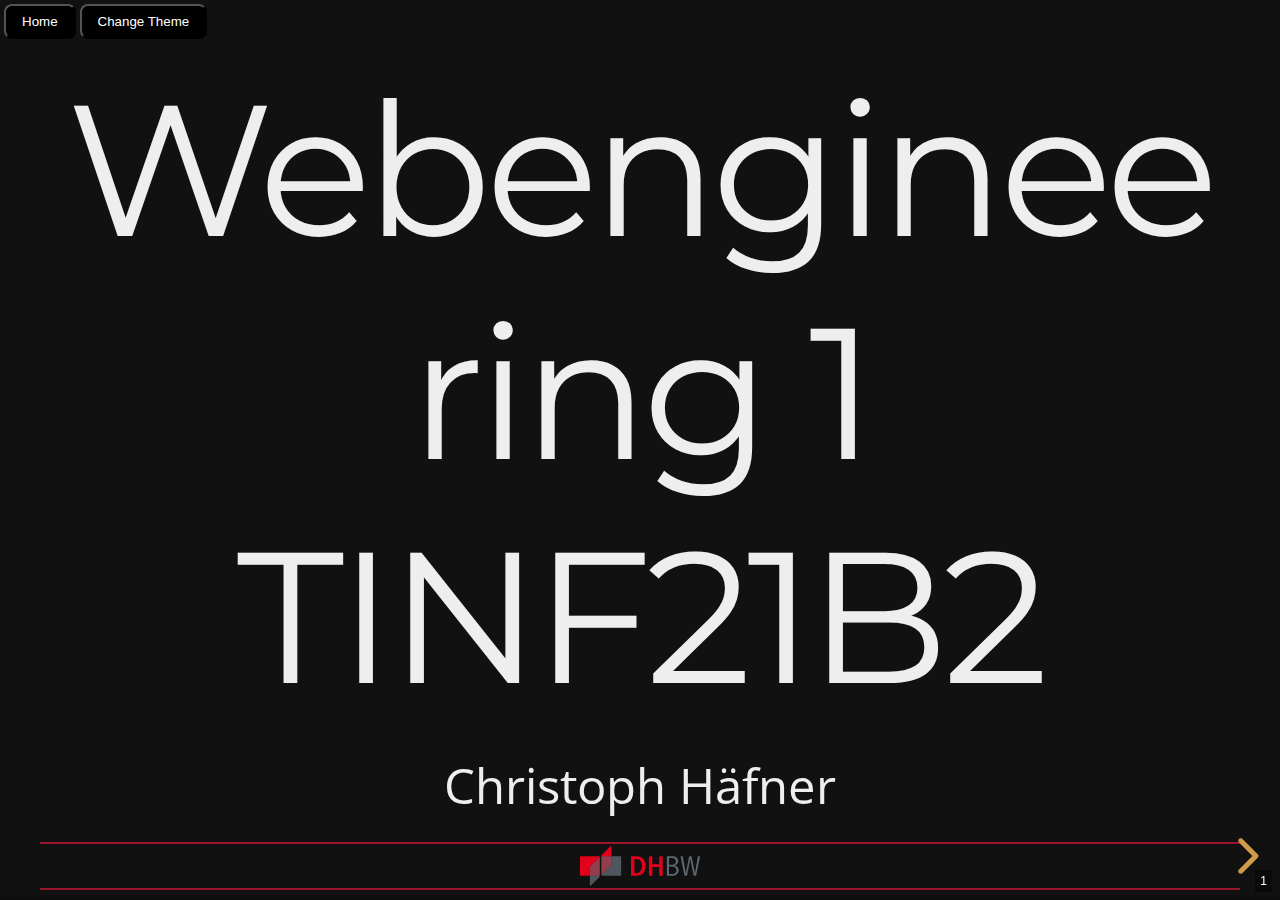
<file: intro/index.html>
<!doctype html>
<html>

<head>
	<meta charset="utf-8">
	<meta name="viewport" content="width=device-width, initial-scale=1.0, maximum-scale=1.0, user-scalable=no">

	<title>WebEng1: Intro</title>

	<link rel="stylesheet" href="dist/reset.css">
	<link rel="stylesheet" href="dist/reveal.css">
	<!-- Qwiri Fork Start -->
<link rel="stylesheet" id="night" href="dist/theme/night.css">
<link rel="stylesheet alternate" id="white" href="dist/theme/white.css">
<link rel="stylesheet alternate" id="moon" href="dist/theme/moon.css">

<script defer>
    let themes = [ 'night', 'white', 'moon' ];
    let current = 0;

    function toggleTheme() {
      current = (current + 1) % themes.length;
      for (const i in themes) {
        if (current == i) {
          document.getElementById(themes[i]).setAttribute("rel", "stylesheet");
        } else {
          document.getElementById(themes[i]).setAttribute("rel", "stylesheet alternate");
        }
      }
    }
</script>
<!-- / Qwiri Fork End -->

	<!-- Theme used for syntax highlighted code -->
	<link rel="stylesheet" href="plugin/highlight/monokai.css">

	<style>
		footer {
			position: absolute;
			bottom: 10px;
			left: 40px;
			right: 40px;
			height: 44px;
			text-align: center;
			border-top: 2px solid #99162e;
			border-bottom: 2px solid #99162e;
		}

		footer img {
			margin: 2px !important;
			padding: 0 !important;
		}

		iframe.mindmap {
			width: 100%;
			height: 50vh;
		}
	</style>
</head>

<!-- PDF-Export: 1-10,12 -->

<body>
	<!-- Qwiri Fork Start -->
<style>
#qf-controls {
  position: absolute;
  z-index: 1;
  margin-top: .25rem;
  margin-left: .25rem;
}
#qf-controls button {
  background: black;
  border-radius: 0.5rem;
  padding: 0.5rem 1rem 0.5rem 1rem;
  color: white;
}
</style>

<div id="qf-controls">
  <button onclick="window.location = '/'">Home</button>
  <button onclick="toggleTheme()">Change Theme</button>
</div>
<!-- / Qwiri Fork End -->

<div class="reveal">
		<div class="slides">
			<section>
				<h1>Webengineering 1 <br\> TINF21B2</h1>
				<p>
					Christoph Häfner
				</p>
			</section>
			<section>
				<h2>Folien</h2>
				<p>
					Slides sind auf Gitlab: <a
						href="https://gitlab.com/chr1shaefn3r-dhbw/vorlesung-webeng1">dhbw/vorlesung-webeng1</a>
				</p>
				<p>
					PDFs für alle die Mitschreiben wollen in<br /><a
						href="https://moodle.dhbw.de/course/view.php?id=6198">Moodle KA-TINF21B2 WebEng I</a>
				</p>
			</section>
			<section>
				<h2>Struktur</h2>
				<p>
					Aufteilung auf 1. + 2. Semester
				<ul>
					<li>24 Vorlesungsstunden im 1. Semester (8 Termine)</li>
					<li>18 Vorlesungsstunden im 2. Semester (6 Termine)</li>
				</ul>
				</p>
				<p class="fragment" data-fragment-index="1">
					Kombination aus Vorlesung und Übung/Labor (2 zu 1)
				</p>
				<p class="fragment" data-fragment-index="1">
					Benötigt für die Übungen werden:<br />Webbrowser, Texteditor, IDE, NodeJS
				</p>
			</section>
			<section>
				<h2>Termine: 1. Semester</h2>
				<p>
				<ul>
					<li>10.01.22 Online (Alfaview, obviously)</li>
					<li>17.01.22 Online</li>
					<li>24.01.22 Online</li>
					<li>31.01.22 Online</li>
					<li>07.02.22 Online (oder A267)</li>
					<li>14.02.22 Online (oder A267)</li>
					<li>21.02.22 Online (oder A267)</li>
					<li>28.02.22 Online (oder A267)</li>
				</ul>
				</p>
			</section>
			<section>
				<h2>Prüfung</h2>
				<p>
					Prüfungsleistung: Kombinierte Prüfung (KP)
				<ul>
					<li>Klausurarbeit: 90 Minuten, 3 ECTS<br />(Termin am Ende des 2. Semesters)</li>
					<li>Programmentwurf: Praktische Arbeit<br />(in Zusammenarbeit mit Projektmanagement)</li>
				</ul>
				</p>
			</section>
			<section>
				<h2>Allgemeine Informationen</h2>
				<p>
				<ul>
					<li>Vorstellungsrunde (mit Video)</li>
					<li class="fragment">Kurssprecher</li>
					<li class="fragment">Slide-Handout vs. <s>Script</s></li>
					<li class="fragment">Übungseinheiten & Lösungen</li>
					<li class="fragment">Gruppenarbeiten</li>
					<li class="fragment">Keine Videoaufzeichnungen</li>
					<li class="fragment">Chatfragen: No, Direktfragen: Yes</li>
					<li class="fragment">Verantwortung der Teilnahme an der virtuellen Vorlesung obliegt euch</li>
					<li class="fragment">Pünktlichkeit</li>
				</ul>
				</p>
			</section>
			<section>
				<h2>Allgemeine Informationen (Präsenz)</h2>
				<p>
				<ul>
					<li>Pause mit Lüften</li>
					<li class="fragment">Masken</li>
					<li class="fragment">(Kein) Melden</li>
					<li class="fragment">Pinkelpause</li>
					<li class="fragment">Handys</li>
				</ul>
				</p>
			</section>
			<section>
				<h2>Vorstellung Dozent</h2>
				<p>
					Dozent: Christoph (per du)<br />
					<a href="mailto:haefner.christoph@edu.dhbw-karlsruhe.de">haefner.christoph@edu.dhbw-karlsruhe.de</a>
				</p>
				<p class="fragment" data-fragment-index="1">
					Softwareentwickler @ SAP SE
				<ul class="fragment" data-fragment-index="1">
					<li>HANA: Full-Stack, Internal-Tooling</li>
					<li>SAC: Frontend, Tabellen-Widget</li>
				</ul>
				</p>
				<p class="fragment" data-fragment-index="2">
					Akademischer Werdegang
				<ul class="fragment" data-fragment-index="2">
					<li>Bachelor: DHBW (TINF11B1)</li>
					<li>Master: KIT</li>
				</ul>
				</p>
			</section>
			<section>
				<h2>Vorlesungsinhalte</h2>
				<p>
				<ul class="fragment">
					<li>Grundlagen</li>
					<li>Grundlagen</li>
					<li>Grundlagen</li>
					<li>Grundlagen</li>
					<li>Grundlagen</li>
				</ul>
				</p>
			</section>
			<section>
				<h2>Vorlesungsinhalte</h2>
				<p>
				<ul>
					<li><b>HTML</b> - Dokument/Struktur</li>
					<li><b>CSS</b> - Darstellung</li>
					<li><b>JavaScript</b> - Browser-Logik</li>
					<li><b>HTTP</b> - Übertragung</li>
					<li><b>NodeJS</b> - Server-Logik</li>
				</ul>
				</p>
			</section>
			<section>
				<h3>Website - Beispiel</h3>
				<ul>
					<li>Aufrufen der Website
						<ul>
							<li><b>URL</b> <b>http</b>://de.wikipedia.org/</li>
						</ul>
					</li>
					<li>Antwort des Servers
						<ul>
							<li><b>HTML</b>/<b>CSS</b>-Dateien</li>
						</ul>
					</li>
					<li>Eingabe eines Suchbegriffs
						<ul>
							<li>Eingabehilfen via Browser (<b>JS</b>) und Server (<b>NodeJS</b>)</li>
							<li><b>URL</b> <a
									href="http://de.wikipedia.org/wiki/Duale_Hochschule_Baden-W%C3%BCrttemberg"><b>http</b>://de.wikipedia.org/wiki/Duale_Hochschule_Baden-W%C3%BCrttemberg</a>
							</li>
						</ul>
					</li>
					<li>Antwort des Servers ...
					</li>
				</ul>
			</section>
			<section>
				<h3>Vorlesungsinhalte</h3>
				<iframe class="mindmap" data-src="./mindmap.html"></iframe>
			</section>
			<section>
				<h2>Vorstellungsrunde</h2>
				<p>
				<ul>
					<li>Name</li>
					<li>Warum habt ihr euch für Informatik entschieden?</li>
					<li>Welches Betriebssystem nutzt ihr während der Vorlesung?</li>
					<li>Vorerfahrung
						<ul>
							<li>Daumen hoch: alles bekannt</li>
							<li>Daumen quer: so lala</li>
							<li>Daumen runter: alles Neuland</li>
						</ul>
					</li>
				</ul>
				</p>
			</section>
		</div>
	</div>

	<script src="dist/reveal.js"></script>
	<script src="plugin/notes/notes.js"></script>
	<script src="plugin/markdown/markdown.js"></script>
	<script src="plugin/highlight/highlight.js"></script>
	<script src="https://code.jquery.com/jquery-3.6.0.slim.min.js"></script>
	<script>
		// More info about initialization & config:
		// - https://revealjs.com/initialization/
		// - https://revealjs.com/config/
		Reveal.initialize({
			slideNumber: true,
			hash: true,
			pdfSeparateFragments: false,

			// Learn about plugins: https://revealjs.com/plugins/
			plugins: [RevealMarkdown, RevealHighlight, RevealNotes]
		});
		Reveal.addEventListener('ready', function () {
			var footer = $('#hidden').html();
			console.log("Ready!");
			console.log("footer: ", footer);
			$('.slide-background').append(footer);
		});
	</script>
	<div id="hidden" style="display:none;">
		<footer>
			<img height="40" src="dhbw-logo-small.svg" alt="DHBW-Logo" />
		</footer>
	</div>
</body>

</html>
</file>
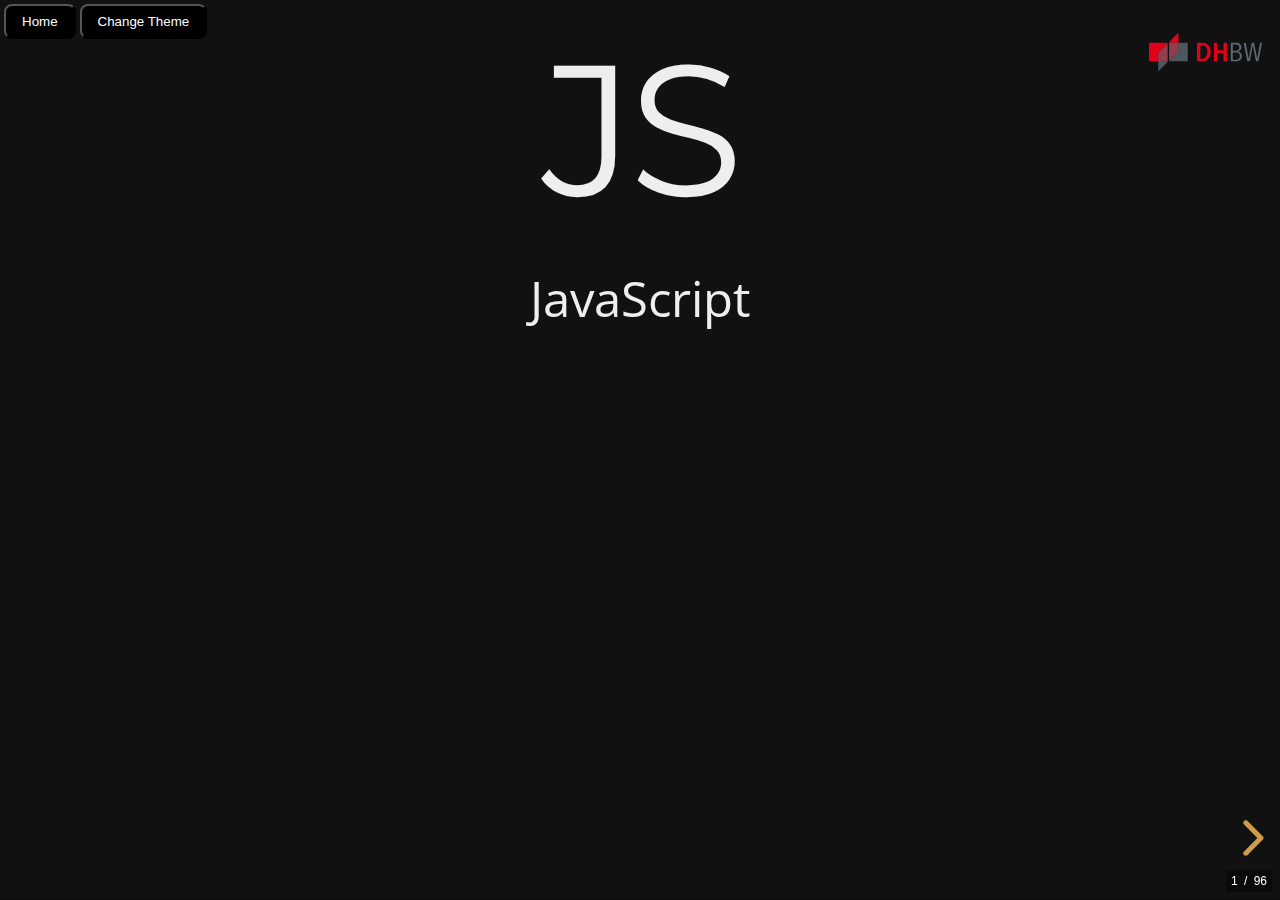
<file: js/index.html>
<!doctype html>
<html>

<head>
	<meta charset="utf-8">
	<meta name="viewport" content="width=device-width, initial-scale=1.0, maximum-scale=1.0, user-scalable=no">

	<title>WebEng1: JavaScript</title>

	<link rel="stylesheet" href="dist/reset.css">
	<link rel="stylesheet" href="dist/reveal.css">
	<!-- Qwiri Fork Start -->
<link rel="stylesheet" id="night" href="dist/theme/night.css">
<link rel="stylesheet alternate" id="white" href="dist/theme/white.css">
<link rel="stylesheet alternate" id="moon" href="dist/theme/moon.css">

<script defer>
    let themes = [ 'night', 'white', 'moon' ];
    let current = 0;

    function toggleTheme() {
      current = (current + 1) % themes.length;
      for (const i in themes) {
        if (current == i) {
          document.getElementById(themes[i]).setAttribute("rel", "stylesheet");
        } else {
          document.getElementById(themes[i]).setAttribute("rel", "stylesheet alternate");
        }
      }
    }
</script>
<!-- / Qwiri Fork End -->

	<!-- Theme used for syntax highlighted code -->
	<link rel="stylesheet" href="plugin/highlight/monokai.css">

	<style>
		header {
			position: absolute;
			top: 12px;
			right: 12px;
		}

		iframe.code-example {
			border: 2px solid grey;
		}

		iframe.full-width {
			width: 100%;
		}

		iframe.mindmap {
			width: 100%;
			height: 50vh;
		}

		.two-columns {
			display: grid;
			grid: auto-flow / 2fr 1fr;
			grid-auto-flow: column
		}

		.two-columns-half-half {
			display: grid;
			grid: auto-flow / 1fr 1fr;
			grid-auto-flow: column
		}

		.text-column {
			margin: 5px;
		}

		.li-space-above {
			margin-top: 55px;
		}

		.js-output {
			border: 2px solid grey;
			text-align: left;
		}

		.smaller-font {
			font-size: smaller;
		}

		.min-height-200 {
			min-height: 400px;
		}
	</style>
</head>

<!--
	PDF-Export (/?print-pdf)
	Tag 1: 1,3-49
	Tag 1 - Praxis: 50-52
	Tag 1 - Praxis-Loesungen: 53
	Tag 2: 1,54-96
	Tag 2 - Praxis: 97-98
	Tag 2 - Praxis-Loesungen: 99
-->

<body>
	<!-- Qwiri Fork Start -->
<style>
#qf-controls {
  position: absolute;
  z-index: 1;
  margin-top: .25rem;
  margin-left: .25rem;
}
#qf-controls button {
  background: black;
  border-radius: 0.5rem;
  padding: 0.5rem 1rem 0.5rem 1rem;
  color: white;
}
</style>

<div id="qf-controls">
  <button onclick="window.location = '/'">Home</button>
  <button onclick="toggleTheme()">Change Theme</button>
</div>
<!-- / Qwiri Fork End -->

<div class="reveal">
		<div class="slides">
			<section>
				<h1>JS</h1>

				<p>
					JavaScript
				</p>
			</section>
			<section>
				<h3>JS - Mindmap</h3>
				<iframe class="mindmap" data-src="./mindmap.html"></iframe>
			</section>
			<section>
				<section>
					<h3>JS - JavaScript</h3>
					<p>
						Dynamisch typisierte Skriptsprache zur clientseitigen Programmierung von Webanwendungen
					</p>
				</section>
				<section>
					<h3>JS - Ruf</h3>
					<img src="./images/javascript-and-python-are-weirdos.jpg" height="450px"
						alt="Javascript and python are weirdos" />
					<p>
						<a href="https://www.reddit.com/r/ProgrammerHumor/comments/skfag9/all_assemble/">Quelle:
							r/ProgrammerHumor</a>
					</p>
				</section>
				<section>
					<h3>JS - Ruf</h3>
					<img src="./images/javascript-the-good-parts.jpg" height="450px" alt="Javascript the good parts" />
					<p>
						<a href="https://www.reddit.com/r/ProgrammerHumor/comments/621qrt/javascript_the_good_parts/">Quelle:
							r/ProgrammerHumor</a>
					</p>
				</section>
			</section>
			<section>
				<section>
					<h3>Historie - Steinzeit</h3>
					<ul>
						<li>1995 (September): LiveScript als Beta in Netscape veröffentlicht (erster graphischer
							Web-Browser)</li>
						<li class="fragment">1995 (Dezember): JavaScript offiziell in Netscape</li>
						<li class="fragment">1996 (August): JScript im InternetExplorer</li>
						<li class="fragment">Netscape gibt JavaScript an <a
								href="http://www.ecma-international.org/">"Ecma
								International"</a> zur Standardisierung (ECMAScript 1)</li>
						<li class="fragment">Beginn des Browserkriegs</li>
					</ul>
					<div class="r-stack">
						<img class="fragment" src="./images/browserkrieg.png" height="200">
						<img class="fragment" src="./images/browserkrieg_best-viewed-in.png" height="200">
					</div>
					<aside class="notes">
						Brendan Eich bastelt LiveScript in 10 Tagen, inspiriert von SmallTalk und C-like Syntax
					</aside>
				</section>
				<section>
					<h3>Historie - Bronzezeit</h3>
					<!-- https://en.wikipedia.org/wiki/JavaScript -->
					<ul>
						<li>Microsoft gewinnt den Browserkrieg:<br />95% Marktanteil in 2004 <a
								href="https://www.searchenginejournal.com/mozilla-firefox-internet-browser-market-share-gains-to-74/1082/">[0]</a>
						</li>
						<li class="fragment">2004: Mozilla veröffentlicht Firefox und gewinnt Marktanteile zurück von
							Microsoft IE</li>
						<li class="fragment">Versuche ECMAScript 4 zu standardisieren scheiterten</li>
						<li class="fragment">ab 2005: Open-Source Bibliotheken beleben JavaScript wieder: Ajax (2005)
							und jQuery (2006)
						</li>
						<li class="fragment">2008: Google veröffentlicht Chrome</li>
						<li class="fragment">2009 (Dezember): ECMAScript 5 veröffentlicht, Browserkrieg beendet</li>
					</ul>
					<aside class="notes">
						Chrome mit "just-in-time" Compilation
						Browserkrieg wird auf einer Konferenz in Oslo beendet
					</aside>
				</section>
				<section>
					<h3>Historie - Neuzeit</h3>
					<ul>
						<li>2009: Ryan Dahl veröffentlicht NodeJS: alleinstehende JavaScript-Umgebung</li>
						<li class="fragment">2015: ECMAScript 6 mit (sehr) vielen neuen <a
								href="http://es6-features.org/">Features</a>
							veröffentlicht: modernes JavaScript</li>
						<li class="fragment">2016: Umstellung auf jährliche Releases</li>
						<li class="fragment">2018: Npm ist die größte Sammlung an Modulen überhaupt</li>
						<li class="fragment">das Web hat sich als Platform gegen bestehende native Platformen (Mobile,
							PC) etabliert</li>
					</ul>
					<aside class="notes">
						Pip: Python Package Manager
						Npm: Node Package Manager
						Crate: Rust Package Manager
						Maven: Jar Dependencies
					</aside>
				</section>
			</section>
			<section>
				<section>
					<h3>JS - Hello World</h3>
					<pre class="language-js">
						<code class="hljs" data-code="./code-examples/1_hello-world/hello-world.js"></code>
					</pre>
					<a
						href="./code-examples/1_hello-world/hello-world.js">./code-examples/1_hello-world/hello-world.js</a>
				</section>
			</section>
			<section>
				<section>
					<h3>Javascript einbinden</h3>
					<ul>
						<li class="fragment" data-fragment-index="3">Methode 1: Event-Handler-Attribut<br />
							&lt;button onclick="meineFunktion('p');"&gt;&lt;/button&gt;
							<ul>
								<li>im globalen Kontext</li>
							</ul>
						</li>
						<li class="fragment" data-fragment-index="2">Methode 2: Script-Tag<br />
							&lt;script type="text/javascript"&gt;Mein Code&lt;/script&gt;
							<ul>
								<li>Zentrale Stelle für JS-Code</li>
							</ul>
						</li>
						<li class="fragment" data-fragment-index="1">Methode 3: JS-Datei<br />
							&lt;script type="text/javascript" src="MeinCode.js"&gt;&lt;/script&gt;
							<ul>
								<li>Seitenübergreifend möglich</li>
							</ul>
						</li>
						<li>Methode 4: Debugger-Console (REPL, im Kontext)
						</li>
					</ul>
				</section>
			</section>
			<section>
				<section>
					<h3>JS - Anwendungsszenarien</h3>
					<ul>
						<li>Validierung bzw. Plausibilisieren von Formulardaten</li>
						<li>Rückfragen (Dialogfenster)</li>
						<li>Vorschlagen von Eingabewerten</li>
						<li class="fragment">Dynamisches Verändern von Webseiten</li>
						<li class="fragment">Senden und Empfangen von Daten ohne neues Laden der Seite (AJAX)</li>
					</ul>
				</section>
				<section>
					<h3>JS - Eigenschaften</h3>
					<ul>
						<li>Skriptsprache: keine Kompilierung, Code wird zur Laufzeit interpretiert</li>
						<li class="fragment">Dynamisch Typisiert:<br />"Typ nach aktueller Verwendung"</li>
						<li class="fragment">Multi-Paradigma: objektorientiertes und funktionales Programmieren</li>
						<li class="fragment">Ein einziges Root-Objekt (im Browser: window)</li>
						<li class="fragment">Ein einziger Ausführungskontext (im Browser: Fenster/Tab)</li>
						<li class="fragment">Sandbox: Websiten haben keinen direkten Systemzugriff</li>
					</ul>
				</section>
				<section>
					<h3>JS - Sandbox</h3>
					<ul>
						<li>Browser kappselt JavaScript vom System ab<br />
							<span class="fragment">Ausbrechen kann viel Geld bringen: z.B. <a
									href="https://www.heise.de/mac-and-i/meldung/Pwn2Own-Touch-Bar-eines-MacBook-Pro-via-Safari-gehackt-3998145.html">60k€</a></span>
						</li>
						<li class="fragment">Kein Zugriff auf Inhalte anderer Webseiten:<br />"same-origin-policy"</li>
						<li class="fragment">Zugriffe auf das System (z.B. Dateien, Webcam, Mikro) nur über definierte
							Schnittstellen</li>
					</ul>
					<p class="fragment">ABER: keine Abkappselung von eingebundener Dritt-Software (z.B. Werbebanner,
						Like-Button)</p>
				</section>
			</section>
			<section>
				<section>
					<h3>Datentypen und Variablen</h3>
					<pre class="language-js">
						<code class="hljs" data-code="./code-examples/2_variablen/datentypen.js" data-line-numbers="|1-2|4-5|7-8|10-11"></code>
					</pre>
					<p>Typ der Variable ergibt sich aus dem Ergebnis des Ausdrucks</p>
					<p>Ohne Schlüsselwort: Kontext-Globale Variable</p>
				</section>
				<section>
					<h3>Datentypen und Variablen</h3>
					<pre class="language-js">
						<code class="hljs" data-code="./code-examples/2_variablen/schluesselwort.js" data-line-numbers="|1|2|4-5|7-8"></code>
					</pre>
					<p>Mit <span class="hljs-keyword">let</span>/<span class="hljs-keyword">const</span> Schlüsselwort: Block-Scope Variable</p>
					<p>Mit <span class="hljs-keyword">var</span> Schlüsselwort: Function-Scope Variable</p>
				</section>
				<section>
					<h3>Operatoren</h3>
					<ul>
						<li>+, -, *, /, %, ++ (Post- und Präfix), -- (Post- und Präfix)</li>
						<li class="fragment" data-fragment-index="1">+=, -=, *=, /=, %=</li>
						<li class="fragment" data-fragment-index="2">&& (und), || (oder), ! (Negation),<br />==, ===,
							!=, !==, &lt;, &gt;, &lt;=, &gt;=</li>
						<li class="fragment" data-fragment-index="3">Bit-Operatoren: &lt;&lt;, &gt;&gt;, &amp;, |, ^, ~
							(Bit-Negation)</li>
						<li class="fragment" data-fragment-index="4">+ (Verketten von Zeichenketten)</li>
					</ul>
					<p class="fragment" data-fragment-index="5">Automatische Typumwandlung</p>
					<pre class="language-js fragment" data-fragment-index="5">
<code class="hljs">console.log("47" + 11); // "4711"
console.log("47" * 1 + 11); // 58</code></pre>
					<p class="fragment" data-fragment-index="5">Die Typumwandlung kann sehr "unerwartete" Ausmaße annehmen: <a href="https://www.destroyallsoftware.com/talks/wat">WAT</a></p>
					<aside class="notes">
						% - Remainder
						& - Bitwise AND
						^ - Bitwise XOR
						| - Bitwise OR
						>> - Bitwise right-shift
					</aside>
				</section>
				<section>
					<h3>Gleichheit und Typumwandlung</h3>
					<p>Automatische Typumwandlung für Bestimmung der Gleichheit</p>
					<pre class="language-js">
<code class="hljs" data-line-numbers="1">console.log("42" == 42); // true</code></pre>
					<p class="fragment" data-fragment-index="1">Ohne automatische Typumwandlung</p>
					<pre class="language-js fragment" data-fragment-index="1">
<code class="hljs" data-line-numbers="1-2|4-5'">console.log("42" === "42"); // true
console.log("42" === 42); // false

console.log("42" !== "42"); // false
console.log("42" !== 42); // true</code></pre>
				</section>
				<section>
					<h3>Zeichenketten</h3>
					<p>Verketten mit "+" Operator</p>
					<pre class="language-js">
<code class="hljs" data-line-numbers="1">console.log("Hello" + " " + "World"); // Hello World</code></pre>
					<p class="fragment" data-fragment-index="1">Länge einer Zeichenkette</p>
					<pre class="language-js fragment" data-fragment-index="1">
<code class="hljs" data-line-numbers="1-2">const s = "Hello World";
console.log(s.length); // 11</code></pre>
					<p class="fragment" data-fragment-index="2">Zeichen Nummer x aus Zeichenkette s</p>
					<pre class="language-js fragment" data-fragment-index="2">
<code class="hljs" data-line-numbers="1-3">const s = "Hello World";
console.log(s.chart(0)); // H
console.log(s[1]); // e</code></pre>
					<p class="fragment" data-fragment-index="2"><a
							href="https://developer.mozilla.org/en-US/docs/Web/JavaScript/Reference/Global_Objects/String">MDN:
							String</a></p>
				</section>
				<section>
					<h3>Kommentare & Anweisungen</h3>
					<p>Ein- oder mehrzeilen Kommentare</p>
					<pre class="language-js">
<code class="hljs" data-line-numbers="1-3">// Hello World
/* Hello
   World */</code></pre>
					<p class="fragment" data-fragment-index="1">Anweisungen müssen nicht mit ";" beendet werden</p>
					<pre class="language-js fragment" data-fragment-index="1">
<code class="hljs" data-line-numbers="1-2">console.log("Hello")
console.log("World");</code></pre>
					<p class="fragment" data-fragment-index="1">Anweisungsblöcke werden mit geschweiften Klammern
						gebildet {}</p>
				</section>
			</section>
			<section>
				<section>
					<h3>Schleifen</h3>
					<p>for-Schleifen</p>
					<pre class="language-js">
<code class="hljs" data-line-numbers="1-7">for (Initialisierung; Bedingung; Befehlsfolge) {
    // Anweisungen
}

for (e in collection) {
    // Anweisungen
}</code></pre>
					<p class="fragment" data-fragment-index="1">do-while-Schleifen</p>
					<pre class="language-js fragment" data-fragment-index="1">
<code class="hljs" data-line-numbers="1-7">do {
    // Anweisungen
} while (Bedingung)

while (Bedingung) {
    // Anweisungen
}</code></pre>
				</section>
				<section>
					<h3>Schleifensteuerung</h3>
					<ul>
						<li>break<br />Vorzeitiges Verlassen einer Schleife</li>
						<li class="li-space-above">continue<br />Vorzeitiges Beenden eines Schleifendurchgangs</li>
					</ul>
				</section>
			</section>
			<section>
				<section>
					<h3>Fallunterscheidungen</h3>
					<pre class="language-js">
<code class="hljs" data-line-numbers="1-7">if (Bedingung){ 
	//Anweisungsblock 
} else if (Bedingung) { 
	//Anweisungsblock 
} else { 
	//Anweisungsblock 
}</code></pre>
					<hr class="fragment" data-fragment-index="1" />
					<pre class="language-js fragment" data-fragment-index="1">
<code class="hljs" data-line-numbers="1-10">switch (Ausdruck){ 
	case Wert1: 
		//Programmblock 
		break 
	case Wert2: 
		//Programmblock 
		break 
	default: 
		//Programmblock 
}</code></pre>
				</section>
			</section>
			<section>
				<section>
					<h3>Arrays</h3>
					<p>Deklaration (mit Initialisierung)</p>
					<pre class="language-js">
<code class="hljs" data-line-numbers="1-7">let a = new Array();
let b = new Array(5);
let c = [];

let d = new Array("eins", "zwei", "drei");
let e = [1, 2, 3, 4]</code></pre>
					<p class="fragment" data-fragment-index="1">Länge</p>
					<pre class="language-js fragment" data-fragment-index="1">
<code class="hljs" data-line-numbers="1-7">console.log(a.length) // 0
console.log(b.length) // 5</code></pre>
					<p class="fragment" data-fragment-index="2">Zugriff</p>
					<pre class="language-js fragment" data-fragment-index="2">
<code class="hljs" data-line-numbers="1-7">a[4] = "Hello World";
let s = a[4];</code></pre>
				</section>
			</section>
			<section>
				<section>
					<h3>Funktionen</h3>
					<p>Deklaration</p>
					<pre class="language-js">
<code class="hljs" data-line-numbers="1-7">function Funktionsname(Parameter1, Parameter2) {
	// Programmblock;
	return Wert;
}</code></pre>
					<p class="fragment">Anzahl der Parameter beim Aufruf ist beliebig!<br />Ungesetzte Parameter sind
						"undefined"</p>
					<p class="fragment">Ohne oder leeres return ergibt implizit "undefined"</p>
				</section>
				<section>
					<h3>Funktionsaufrufe</h3>
					<pre class="language-js">
<code class="hljs" data-line-numbers="1-5|6-9|10-13|">function f(Parameter1, Parameter2) {
	console.log(Parameter1);
	console.log(Parameter2);
	return Parameter1;
}
f("eins", "zwei");
// eins
// zwei
// return: "eins"
f("drei");
// drei
// undefined
// return: "drei"
</code></pre>
				</section>
				<section>
					<h3>Funktionen</h3>
					<p>Deklaration einer Funktion muss</p>
					<ul>
						<li>im gleichen Script-Block</li>
						<li>in einem textuell vorherigen Script-Block</li>
					</ul>
					<p>erfolgen.</p>
				</section>
				<section>
					<h3>Funktionsparameter</h3>
					<ul>
						<li>Aufruf mit zu weniger Parametern
							<ul>
								<li>Werte werden auf undefined gesetzt</li>
							</ul>
						</li>
						<li class="fragment" data-fragment-index="1">Aufruf mit zu vielen Parametern
							<ul>
								<li>Funktionen sind Objekte mit Attribut "arguments"</li>
								<li>Zugriff via &lt;Funktionsname&gt;.arguments</li>
							</ul>
						</li>
					</ul>
					<p class="fragment" data-fragment-index="2">Hilfskonstrukt!<br />Geht sehr schnell auf die Les- und
						Wartbarkeit</p>
				</section>
				<section>
					<h3>Funktion.arguments</h3>
					<pre class="language-js">
<code class="hljs" data-line-numbers="1-4|5-7|8-10|">function g() {
	console.log(g.arguments[0]);
	console.log(g.arguments[1]);
}
g(1, 2);
// 1
// 2
g("drei");
// drei
// undefined
</code></pre>
				</section>
				<section>
					<h3>Funktionen und Variablen</h3>
					<pre class="language-js">
<code class="hljs" data-line-numbers="1-2|3-8|9-11|12|">let a = 0;
let b = 0;
function test() {
	a++; // Zugriff auf Variable a
	console.log(a);
	let b = 1; // Neue(!) lokale Variable
	console.log(b);
}
test();
// 1
// 1
console.log(b); // 0
</code></pre>
					<p>Ohne Schlüsselwort wird eine globale Variable erstellt bzw. überschrieben!</p>
					<p>"Window trashing" -&gt; schlechter Stil</p>
				</section>
			</section>
			<section>
				<section>
					<h3>Objekte - Konstruktor</h3>
					<pre class="language-js">
<code class="hljs" data-line-numbers="1-7|8|9|">function Calculator(x, y) { // Deklaration
	this.x = x;
	this.y = y;
	this.sum = function sum() {
		return this.x + this.y;
	}
}
const c = new Calculator(4,3); // Instanziierung
c.sum(); // 7, Methodenaufruf
</code></pre>
					<p>Objekte sind zur Laufzeit erweiterbar</p>
					<pre class="language-js">
<code class="hljs" data-line-numbers="1|2-4|5|">const c = new Calculator(4,3); // Instanziierung
c.diff = function diff() {
	return this.x - this.y;
};
c.diff() // 1, Methodenaufruf
</code></pre>
				</section>
				<section>
					<h3>Objekte - Zuweisung</h3>
					<pre class="language-js">
<code class="hljs" data-line-numbers="1-7|8|">const c = { // Instanziierung
	x: 4,
	y: 3,
	sum: function() {
		return this.x + this.y;
	}
}
c.sum(); // 7, Methodenaufruf
</code></pre>
				</section>
				<section>
					<h3>Objekte & Funktionen</h3>
					<pre class="language-js">
<code class="hljs" data-line-numbers="1-5|7|9|">function Position(x,y) {
	this.x = x;
	this.y = y;
	return "(" + x + "," + y + ")"
}

a = Position(3,4); // "(3,4)"

a = new Position(3,4); // Objekt mit x=3 und y=4
</code></pre>
				</section>
			</section>
			<section>
				<section>
					<h3>this</h3>
					<p>Bezugspunkt fuer den Aufrufer/Kontext</p>
					<p class="fragment">Bisher: die aktuelle Objekt-Instanz</p>
					<pre class="language-js fragment">
<code class="hljs" data-line-numbers="1-3|5-7|9-10|">function whatTheThis() {
	return this.a;
}

a = 16;
console.log(a); // 16
console.log(window.a); //16

console.log(whatTheThis()); // 16
console.log(window.whatTheThis()); // 16
</code></pre>
				</section>
				<section>
					<h3>this</h3>
					<p>Außerhalb aller Anweisungsblöcke (global execution context) zeigt es auf das root-Objekt,<br />im
						Browser: window</p>
					<p class="fragment">Modernes JavaScript: "globalThis" verweisst <strong>immer</strong> auf das
						root-Objekt</p>
				</section>
			</section>
			<section>
				<section>
					<h3>Standardobjekte (Browser-APIs)</h3>
					<ul>
						<li>window (<a href="https://developer.mozilla.org/en-US/docs/Web/API/Window">MDN</a>)
							<ul>
								<li>root-Objekt und Browserfenster<br />innerHeight, innerWidth</li>
							</ul>
						</li>
						<li class="fragment">document (<a
								href="https://developer.mozilla.org/en-US/docs/Web/API/Document">MDN</a>)
							<ul>
								<li>HTML Dokument: cookie, title</li>
							</ul>
						</li>
						<li class="fragment">Date (<a
								href="https://developer.mozilla.org/en-US/docs/Web/JavaScript/Reference/Global_Objects/Date">MDN</a>)
							<ul>
								<li>Datumsverarbeitung<br />new Date() -&gt; aktuelles Datum</li>
							</ul>
						</li>
						<li class="fragment">freie Funktionen (<a
								href="https://developer.mozilla.org/en-US/docs/Web/JavaScript/Reference/Global_Objects#function_properties">MDN</a>)
							<ul>
								<li>kleine Helfer</li>
							</ul>
						</li>
					</ul>
					<aside class="notes">
						innerHeight: height of the content area of the browser window
					</aside>
				</section>
				<section>
					<h3>Standardfunktionen (Auswahl)</h3>
					<ul>
						<li>alert(message)
							<ul>
								<li>Ausgabe einer Nachricht in einem modalen Fenster</li>
							</ul>
						</li>
						<li class="fragment">encode(uri) / decode(uri)
							<ul>
								<li>Enkodieren und dekodieren von URIs</li>
							</ul>
						</li>
						<li class="fragment">isFinite(zahl) / isNaN(zahl)
							<ul>
								<li>Prüfen auf Wertbereich</li>
							</ul>
						</li>
						<li class="fragment">parseFloat(string) / parseInt(string)
							<ul>
								<li>Typwandlung</li>
							</ul>
						</li>
					</ul>
				</section>
			</section>
			<section>
				<section>
					<h3>Document Object Model (DOM)</h3>
					<p>Representation des HTML-Dokuments im Speicher</p>
					<p class="fragment">Datenstruktur: Baum (<a
							href="https://www.youtube.com/watch?v=IYnsfV5N2n8&t=54s">Tree Powers
							Activate!</a>)</p>
					<p class="fragment">Schnittstelle zwischen<br />JavaScript und HTML-Dokument</p>
					<p class="fragment">Einstiegsschnittstelle: document</p>
				</section>
				<section>
					<h3>Zugriff auf Dokument</h3>
					<p>Suchen eines Elements</p>
					<pre class="language-js">
	<code class="hljs" data-line-numbers="1-5|7-14|">// Modern: CSS-Selektor
// Findet erstes 'h1'-Element, &lt;-Objekt
document.querySelector("h1");
// Findet alle 'h1'-Elemente, &lt;-Array
document.querySelectorAll("h1");

// Klassisch: einzelne Methoden
// Findet Element mit id='id', &lt;-Objekt
document.getElementById("id");
// Findet alle Elemente mit name='name', &lt;-Array
document.getElementsByName("name");
// Findet alle 'h1'-Elemente, &lt;-Array
document.getElementsByTagName("h1");
// ...
</code></pre>
				</section>
				<section>
					<h3>Zugriff auf Dokument</h3>
					<p>Erzeugen eines neuen Elements</p>
					<pre class="language-js">
	<code class="hljs" data-line-numbers="1-2|3-4|">// Erzeugt neues "div"-Element, &lt;-Objekt
document.createElement("div");
// Erzeugt neuen Textinhalt, &lt;-Objekt
document.createTextNode("Lorem ipsum");
</code></pre>
					<p class="fragment">Passiert alles im Speicher! Erst Sichtbar wenn es dem "body" hinzugefügt wird!
					</p>
				</section>
				<section>
					<h3>Zugriff auf Dokument</h3>
					<p>Manipulieren des Dokuments</p>
					<pre class="language-js">
	<code class="hljs" data-line-numbers="1-4|6-8|10-11|13-14|">// Hängt ein Element als Kind eines anderen in den Baum
element.appendChild(element);
// !Wirft HierarchyRequestError (DOMException)
// z.b. wenn ein Zyklus entstehen würde

// Objekte erstellen
const newDiv = document.createElement("div");
const newContent = document.createTextNode("text!");

// Füge den Inhalt dem Div hinzu
newDiv.appendChild(newContent);

// Füge den neuen Div dem Body hinzu
document.body.appendChild(newDiv);
</code></pre>
				</section>
				<section>
					<h3>Zugriff auf Dokument</h3>
					<p>Manipulieren des Dokuments</p>
					<pre class="language-js">
	<code class="hljs" data-line-numbers="1-4|6-15|">// Ersetzt ein Element durch ein anderes
element.replaceChild(newElement, oldElement);
// Entfernt ein Element
element.replaceChild(oldElement);

// Liest Attribut eines Elements aus
element.getAttribute("name");
// Setzt ein Attribut des Elements
element.setAttribute("name", "value");
</code></pre>
				</section>
				<section>
					<h3>Zugriff auf Dokument</h3>
					<p>Navigation durch das Dokument</p>
					<pre class="language-js">
	<code class="hljs" data-line-numbers="1-2|3-5|">// Zeiger auf Kind-Elemente
element.firstElementChild; element.lastElementChild;
// Zeiger auf "Beziehungs"-Elemente
element.nextElementSibling; element.previousElementSibling;
node.parentNode;
</code></pre>
				</section>
				<section>
					<h3>Zugriff auf Dokument</h3>
					<p>Element/Knoten-Attribute</p>
					<pre class="language-js" style="min-height: 525px;">
	<code class="hljs" data-line-numbers="1-2|3-6|8-11|13-18|" style="min-height: 525px;">// Textinhalt - komplett
node.textContent;
// Textinhalt:
//  - human-readable: kein script, style
//  - style-aware: kein Text von "hidden" Elements
element.innerText;

// HTML-Inhalt
element.innerHTML;
// !Wirft SyntaxError (DOMException)
// wenn zugewiesener Wert kein gültiges HTML ist

// Style
element.style;
// Setze Schriftfarbe
element.style.color = 'red';
// Standardfarbe wiederherstellen
element.style.color = null;
</code></pre>
				</section>
			</section>
			<section>
				<section>
					<h3>Event-Handler</h3>
					<ul>
						<li>Event-Attribute
							<ul>
								<li>onclick, ondblclick</li>
								<li>onkeydown, onkeyup, onkeypress</li>
								<li>onmousedown, onmouseup, onmouseover</li>
								<li>...</li>
							</ul>
						</li>
					</ul>
					<p class="fragment" onclick="alert('click')">Beispiel: &lt;p
						onclick="alert('click')"&gt;Hallo!&lt;/p&gt;</p>
				</section>
				<section>
					<h3>Add Event-Handler</h3>
					<pre class="language-js">
	<code class="hljs">element.addEventListener(event, listener, options)//new(er)
element.addEventListener(event, listener, useCapture)//old(er)
</code></pre>
					<ul>
						<li>addEventListener (<a
								href="https://developer.mozilla.org/en-US/docs/Web/API/EventTarget/addEventListener">MDN</a>)
							<ul>
								<li>event: Name des Events (ohne "on")</li>
								<li>listener: Aufzurufende Funktion</li>
								<li class="fragment">options (Optional): Objekt mit Optionen
									<ul>
										<li>capture: siehe useCapture (default: false)</li>
										<li>once: nur einmal Aufrufen (default: false)</li>
									</ul>
								</li>
								<li class="fragment">useCapture (Optional): boolean
									<ul>
										<li>true: Aufruf zuerst auf Elternelement</li>
										<li>false: Event-Bubbles (default)</li>
									</ul>
								</li>
							</ul>
						</li>
					</ul>
				</section>
				<section>
					<h3>Remove Event-Handler</h3>
					<pre class="language-js">
	<code class="hljs">element.removeEventListener(event, listener, options)
element.removeEventListener(event, listener, useCapture)
</code></pre>
					<ul>
						<li>removeEventListener (<a
								href="https://developer.mozilla.org/en-US/docs/Web/API/EventTarget/removeEventListener">MDN</a>)
							<ul>
								<li>event: Name des Events (ohne "on")</li>
								<li>listener: Aufzurufende Funktion</li>
								<li class="fragment">options (Optional): Objekt mit Optionen
									<ul>
										<li>capture: siehe useCapture (default: false)</li>
									</ul>
								</li>
								<li class="fragment">useCapture (Optional): boolean
									<ul>
										<li>true: Aufruf zuerst auf Elternelement</li>
										<li>false: Event-Bubbles (default)</li>
									</ul>
								</li>
							</ul>
						</li>
					</ul>
				</section>
				<section>
					<h3>Event-Handler Parameter</h3>
					<pre class="language-js">
	<code class="hljs">const listener = function(event /* MouseEvent */) {
	console.log(event.clientX + " / " + event.clientY);
};
element.addEventListener("click", listener);
</code></pre>
					<ul>
						<li>event (<a href="https://developer.mozilla.org/en-US/docs/Web/API/Event">MDN</a>)
							<ul>
								<li>target: Auslösendes Element</li>
								<li>type: Art des Events</li>
								<li class="fragment">stopPropagation(): bursts the bubble</li>
							</ul>
						</li>
						<li class="fragment">Unterklassen
							<ul>
								<li>Mouse-Event (<a
										href="https://developer.mozilla.org/en-US/docs/Web/API/MouseEvent">MDN</a>),
									z.B. ctrlKey, altKey, shiftKey
								</li>
								<li>Keyboard-Event (<a
										href="https://developer.mozilla.org/en-US/docs/Web/API/KeyboardEvent">MDN</a>),
									z.B. key,<br />code (ohne Tastaturlayout)
								</li>
							</ul>
						</li>
					</ul>
				</section>
				<section>
					<h3>Event-Handler Parameter</h3>
					<p>Übergeben von weiteren Parametern?</p>
					<pre class="language-js">
	<code class="hljs">const listener = function(event, p1, p2) {
	console.log(p1 + "; " + p2);
};
element.addEventListener("click", function(event) {
	listener(event, p1, p2);
});
</code></pre>
					<p class="fragment" data-fragment-index="1">oder via Handlerzuweisung per Attribut</p>
					<pre class="language-html fragment" data-fragment-index="1">
	<code class="hljs">&lt;p onclick="listener(event, p1, p2);"&gt;...&lt;/p&gt;
</code></pre>
				</section>
			</section>
			<section>
				<section>
					<h3>Zugriff auf Formulardaten</h3>
					<pre class="language-js">
	<code class="hljs" data-line-numbers="1-2|4-5|7-8|">// indiziert
document.forms[3].elements[4].value

// assoziativ via names
document.forms.myForm.elements.x.value

// assoziativ verkürzt
document.myForm.x.value
</code></pre>
					<p>Empfehlung: Eindeutige Namen für Formulare (und Eingabeelemente) vergeben!</p>
					<p>Empfehlung: Zugriffsformen nicht mischen!!<br />(Les- und Wartbarkeit)</p>
				</section>
			</section>
			<section>
				<section>
					<h3>Praxis - Javascript - Aufgabe 1</h3>
					<pre class="language-js">
<code class="hljs" data-line-numbers="|">let a = 1;
b = 5;
let c = new Array("eins", "zwei", "drei");
function test(e, f) {
	for(g in c) {
		let b = e + a;
		a = a + 1;
	}
	c = [f];
}
console.log("a='" + a + "' b='" + b + "' c='" + c + "'");
test(4,5);
console.log("a='" + a + "' b='" + b + "' c='" + c + "'");
test(6,7);
console.log("a='" + a + "' b='" + b + "' c='" + c + "'");
</code></pre>
					<p>Welchen Wert haben die Variablen a,b,c vor und nach den "test"-Aufrufen? Welche Strings geben
						die "console.log" aus?</p>
					<aside class="notes">
						a='1' b='5' c='eins,zwei,drei'
						a='4' b='5' c='[5]'
						a='5' b='5' c='[7]'
					</aside>
				</section>
				<section>
					<h3>Praxis - JavaScript - Aufgabe 2</h3>
					<ul>
						<li>Erstellen Sie ein statisches Adress-Formular:<br />Name, Vorname, Straße,
							Hausnummer, Plz, Ort</li>
						<li>Gebt nach jeder Änderung unterhalb des Formulars die eingegebenen Daten in Form eines
							"Adressaufklebers" aus.</li>
						<li>Ein Klick auf einen Bereich des Addressaufklebers soll den Eingabe-Fokus auf das zugehörige
							Eingabefeld setzen.</li>
					</ul>
				</section>
				<section>
					<h3>Praxis - JavaScript - Aufgabe 3</h3>
					<ul>
						<li>Erstellen Sie eine Flexbox/Grid, die als erste Spalte eine Auswahlspalte mit Checkboxen
							enthält, danach eine Spalte mit einem Superhelden.</li>
						<li>Initial ist der Knopf "Starte Mission" ausgeschaltet.</li>
						<li>Ist mehr als eine Checkbox gewählt wird der Knopf eingeschaltet.</li>
						<li>Gebt die Anzahl eingeschalteter Checkboxen neben dem Button aus.</li>
					</ul>
				</section>
			</section>
			<section>
				<section>
					<h3>JS - Lösungen Aufgabe 1</h3>
					<pre class="language-js">
<code class="hljs">a='1' b='5' c='eins,zwei,drei'
a='4' b='5' c='5'
a='5' b='5' c='7'
</code></pre>
				</section>
			</section>
			<section>
				<section>
					<h3>AJAX - Asynchronous JavaScript and XML</h3>
					<p class="fragment">Asynchrone Datenübertragung zwischen<br />Browser und Server</p>
					<p class="fragment">Daten zum Browser übertragen außerhalb von Seiten-Navigationen</p>
					<p class="fragment">Aufruf des Servers, Empfangen und Verarbeiten der Antwort durch JavaScript</p>
					<p class="fragment">Daten müssen nicht(!) im XML-Format sein</p>
				</section>
				<section>
					<h3>AJAX vs. Seitenabruf</h3>
					<div class="two-columns">
						<div class="text-column">
							<p>Seitenabruf</p>
							<ol>
								<li value="1">Browser stellt Seite1.html dar</li>
								<li class="fragment" value="1">Browser sendet Request</li>
								<li class="fragment">Server schickt HTML-Seite<br />an Browser</li>
								<li class="fragment">Browser stellt neue<br />HTML-Seite dar</li>
							</ol>
						</div>
						<img src="./images/html-seitenaufruf.jpg">
					</div>
				</section>
				<section>
					<h3>AJAX vs. Seitenabruf</h3>
					<div class="two-columns">
						<div class="text-column">
							<p>AJAX</p>
							<ol>
								<li value="1">Browser stellt Seite1.html dar</li>
								<li class="fragment" value="1">Browser sendet AJAX-Request</li>
								<li class="fragment">Server schickt JSON-Daten<br />an Browser</li>
								<li class="fragment">JavaScript verarbeitet Daten und stellt sie auf Seite1.html dar
								</li>
							</ol>
						</div>
						<img src="./images/js-ajax.jpg">
					</div>
				</section>
				<section>
					<h3>Einsatzszenarien</h3>
					<ul>
						<li>Eingabehilfen
							<ul>
								<li>Vorschlagen während des Tippens</li>
								<li>Autovervollständigung (z.B. PLZ -> Ort)</li>
							</ul>
						</li>
						<li class="fragment">Nachladen von Daten
							<ul>
								<li>Indikatoren das neue Daten verfügbar sind</li>
								<li>Scrollen durch endlose Listen</li>
							</ul>
						</li>
						<li class="fragment">Neue Bedienkonzepte
							<ul>
								<li>Browserspiele</li>
							</ul>
						</li>
						<li class="fragment">Reine JavaScript-Clients
							<ul>
								<li>Office 365</li>
							</ul>
						</li>
					</ul>
				</section>
				<section>
					<h3>Vor- und Nachteile</h3>
					<p>Vorteile</p>
					<ul>
						<li class="fragment">schneller: nur Daten übertragen</li>
						<li class="fragment">sanfter: Bildschirm aktualisiert weicher</li>
						<li class="fragment">dynamischer: ermöglicht weitere Interaktionskonzepte</li>
					</ul>
					<p class="fragment">Nachteile</p>
					<ul>
						<li class="fragment">Im Allgemeinen nicht Barrierefrei</li>
						<li class="fragment">Widerspruch zur Browsernavigation(Vor-/Zurück-Button, Bookmarks, ...)</li>
						<li class="fragment">Schwierig für Suchmaschinen</li>
					</ul>
				</section>
				<section>
					<h3>APIs</h3>
					<p>API-Stile, Protokolle</p>
					<ul>
						<li class="fragment" data-fragment-index="1">SOAP - Simple Object Access Protocol
							<ul>
								<li>XML-basiertes Protokoll für Webservices</li>
								<li>Transport über HTTP POST</li>
							</ul>
						</li>
						<li class="fragment" data-fragment-index="2">REST - Representational State Transfer
							<ul>
								<li class="fragment" data-fragment-index="2">Architektur-Stil um "internet-scale" zu
									erreichen</li>
								<li class="fragment">Nutzt standard HTTP-Methoden (GET, POST, PUT, DELETE) mit
									Parametern</li>
								<li class="fragment">Oftmals JSON als Datenformat</li>
							</ul>
						</li>
					</ul>
				</section>
				<section>
					<h3>JSON vs. XML</h3>
					<p><a href="https://api.github.com/users/chr1shaefn3r">https://api.github.com/users/chr1shaefn3r</a>
					</p>
					<pre class="language-json">
<code class="hljs">{
	"login": "chr1shaefn3r",
	"id": 11996484,
	"node_id": "MDQ6VXNlcjExOTk2NDg0",
	"avatar_url": "https://avatars.githubusercontent.com/u/11996484?v=4",
	"type": "User",
	"name": "Christoph Häfner"
}
</code></pre>
					<pre class="language-xml fragment">
<code class="hljs"><user id="11996484" nodeId="MDQ6VXNlcjExOTk2NDg0">
	<Login>chr1shaefn3r</Login>
	<AvatarUrl>https://avatars.githubusercontent.com/u/11996484?v=4</AvatarUrl>
	<name>Christoph Häfner</name>
</user>
</code></pre>
				</section>
			</section>
			<section>
				<section>
					<h3>XMLHTTPRequest</h3>
					<ul>
						<li>API zum Transfer von beliebigen Daten über HTTP</li>
						<li class="fragment" data-fragment-index="1">Old-school JavaScript API (<a
								href="https://developer.mozilla.org/en-US/docs/Web/API/XMLHttpRequest">MDN</a>)</li>
						<li class="fragment" data-fragment-index="2">Event-basierte API</li>
						<li class="fragment" data-fragment-index="3">Unterschiede zwischen den Browsern vorhanden
							(versionsabhängig!)</li>
						<li class="fragment" data-fragment-index="3">Spec: <a
								href="https://xhr.spec.whatwg.org/">https://xhr.spec.whatwg.org/</a></li>
					</ul>
				</section>
				<section>
					<h3>XMLHTTPRequest - Methoden</h3>
					<p>Herstellen einer Verbindung (<a
							href="https://developer.mozilla.org/en-US/docs/Web/API/XMLHttpRequest/open">MDN</a>)</p>
					<pre class="language-js">
	<code class="hljs">const request = new XMLHttpRequest();
request.open(method, url[, async=true[, user=null[, password=null]]])
</code></pre>
					<p class="fragment" data-fragment-index="1">Anfrage senden (<a
							href="https://developer.mozilla.org/en-US/docs/Web/API/XMLHttpRequest/send">MDN</a>)</p>
					<pre class="language-js fragment" data-fragment-index="1">
<code class="hljs">request.send([body=null])
</code></pre>
					<ul>
						<li class="fragment" data-fragment-index="2">Verbindung muss geöffnet sein!</li>
						<li class="fragment" data-fragment-index="3">Verschiedene Datentypen möglich, z.B. String,
							Array, Blob (Binärdaten)</li>
					</ul>
				</section>
				<section>
					<h3>XMLHTTPRequest - Events</h3>
					<ul>
						<li>Event-Handler
							<ul>
								<li>readystatechange</li>
								<li>load, error, progress</li>
							</ul>
						</li>
						<li class="fragment">Status für Anfragen: readyState
							<ul>
								<li>0: Objekt wurde erzeugt</li>
								<li>1: Open() wurde aufgerufen</li>
								<li>2: HTTP-Header empfangen</li>
								<li>3: Empfangen</li>
								<li>4: Anfrage abgeschlossen</li>
							</ul>
						</li>
					</ul>
					<p class="fragment">Daten der Antwort: responseText, responseXML</p>
				</section>
				<section>
					<h3>XMLHTTPRequest - Beispiel</h3>
					<pre class="language-js full-width">
						<code class="hljs"  data-line-numbers="|1-2|4-10|12-13|15-16|6|" style="min-height: 500px">// XMLHTTPRequest erzeugen
const request = new XMLHttpRequest();

// Event-Handler um Antwort auszugeben
function reqListener () {
	console.log(this.responseText);
}

// Event-Handler für Antwort setzen
request.addEventListener("load", reqListener);

// Verbindung öffnen
request.open("GET", "https://api.github.com/users/chr1shaefn3r");

// Anfrage abschicken
request.send();
</code></pre>
				</section>
				<section>
					<h3>XMLHTTPRequest - Beispiel2</h3>
					<pre class="language-js full-width">
						<code class="hljs" data-line-numbers="|1-2|4-10|11-15|7|">// XMLHTTPRequest erzeugen
const request = new XMLHttpRequest();

// Event-Handler für Antwort setzen
request.onreadystatechange = function receive() {
	if(request.readyState==4) {
		console.log(request.responseText);
	}
}

// Verbindung öffnen
request.open("GET", "https://api.github.com/users/chr1shaefn3r");

// Anfrage abschicken
request.send();
</code></pre>
				</section>
			</section>
			<section>
				<section>
					<h3>fetch</h3>
					<ul>
						<li>alternative zu XMLHTTPRequest</li>
						<li>Moderne JavaScript API (<a
								href="https://developer.mozilla.org/en-US/docs/Web/API/Fetch_API">MDN</a>)</li>
						<li class="li-space-above fragment" data-fragment-index="1">Ist auch in einem "WebWorker"
							verfügbar</li>
						<li class="fragment" data-fragment-index="2">Ist nicht im "Internet Explorer" verfügbar</li>
						<li class="li-space-above fragment" data-fragment-index="3">Promise-basierte API</li>
						<li class="fragment" data-fragment-index="3">Spec: <a
								href="https://fetch.spec.whatwg.org/">https://fetch.spec.whatwg.org/</a></li>
					</ul>
				</section>
				<section>
					<h3>fetch - Aufruf</h3>
					<pre class="language-js">
						<code class="hljs">const responsePromise = fetch(resource, [, init])
</code></pre>
					<ul>
						<li>resource: Aufzurufende URL</li>
						<li class="fragment">init: Objekt mit optionalen Parametern (headers, credentials, redirect,
							...)</li>
						<li class="fragment">return: Promise (<a
								href="https://developer.mozilla.org/en-US/docs/Web/JavaScript/Reference/Global_Objects/Promise">MDN</a>),
							das auf die Antwort wartet
							<ul>
								<li class="fragment">then(handleResolve, handleReject)</li>
								<li class="fragment">catch(handleCatch)</li>
								<li class="fragment">finally(handleFinally)</li>
								<li class="fragment">Handler bekommen ein Response-Objekt übergeben</li>
							</ul>
						</li>
					</ul>
				</section>
				<section>
					<h3>fetch - Response Objekt</h3>
					<p>Rückgabewert der Fetch-API (<a
							href="https://developer.mozilla.org/en-US/docs/Web/API/Response">MDN</a>)</p>
					<ul>
						<li>status: Status Code des Aufrufs</li>
						<li>statusText: Text des Status</li>
						<li class="fragment">ok: Anfrage war Erfolgreich (status 200-299)</li>
						<li class="fragment">text(), json(), formData(), blob():<br />Inhalt der Antwort in Form eines
							Promise</li>
					</ul>
				</section>
				<section>
					<h3>fetch - Beispiel</h3>
					<pre class="language-js">
						<code class="hljs" data-line-numbers="|1-3|4|5|6-8|">fetch(
	"https://api.github.com/users/chr1shaefn3r"
).then(
	function(response) {
		response.json().then(
			function(githubUser) {
				console.log(githubUser);
			}
		);
	}
);
</code></pre>
					<pre class="language-js fragment">
	<code class="hljs">fetch("https://api.github.com/users/chr1shaefn3r")
.then((response) => response.json())
.then((githubUser) => console.log(githubUser));
</code></pre>
				</section>
			</section>
			<section>
				<section>
					<h3>JSON - Javascript Object Notation</h3>
					<ul>
						<li>Datenaustauschformat
							<ul>
								<li>Kommunikation eines Servers mit einem JavaScript-Client</li>
							</ul>
						</li>
						<li class="fragment">Kompaktere Darstellung als XML</li>
						<li class="fragment">Native Unterstützung in JavaScript
							<ul>
								<li class="fragment">JSON.parse: String zu JavaScript-Objekt</li>
								<li class="fragment">JSON.stringify: JavaScript-Objekt zu String</li>
							</ul>
						</li>
					</ul>
				</section>
				<section>
					<h3>JSON - Beispiel</h3>
					<p><a href="https://api.github.com/users/chr1shaefn3r">https://api.github.com/users/chr1shaefn3r</a>
					</p>
					<pre class="language-json">
<code class="hljs">{
	"login": "chr1shaefn3r",
	"id": 11996484,
	"node_id": "MDQ6VXNlcjExOTk2NDg0",
	"avatar_url": "https://avatars.githubusercontent.com/u/11996484?v=4",
	"type": "User",
	"site_admin": false,
	"name": "Christoph Häfner",
	"hireable": null,
	"bio": null,
	"public_repos": 5,
}
</code></pre>
				</section>
				<section>
					<h3>JSON - Datentypen</h3>
					<ul>
						<li>Objekte - {"Schüssel1": wert, "Schlüssel": wert2, ...}</li>
						<li class="fragment" data-fragment-index="1">Nullwert - null</li>
						<li class="fragment" data-fragment-index="1">Boolesche Werte - true, false</li>
						<li class="fragment" data-fragment-index="1">Zahlen</li>
						<li class="fragment" data-fragment-index="1">Zeichenkette - begrenzt durch ""</li>
						<li class="fragment" data-fragment-index="1">Array - [wert1, wert2, ...]</li>
						<li class="fragment" data-fragment-index="1">Leerzeichen/Neuzeilen sind erlaubt</li>
						<li class="li-space-above fragment" data-fragment-index="2">KEINE: Funktionen,
							Prototypen,<br />zirkuläre Referenzen</li>
					</ul>
				</section>
				<section>
					<h3>JSON - Auslesen</h3>
					<p>JSON.parse</p>
					<pre class="language-js">
						<code class="hljs" data-line-numbers="|1-2|4-7|">const myObject = JSON.parse('{"label": "Hello World"}');
console.log(myObject.label); // "Hello World"

const myObject = JSON.parse(
	'{"label": function() { return "Hello World" }'
);
// Uncaught SyntaxError: Unexpected token [...]</code></pre>
				</section>
				<section>
					<h3>JSON - Einlesen</h3>
					<p>JSON.stringify</p>
					<pre class="language-js">
	<code class="hljs" data-line-numbers="|1-3|5-6|">const myObject = {"label": "Hello World"};
console.log(JSON.stringify(myObject));
// '{"label":"Hello World"}'

JSON.stringify(objectWithCircularReference);
//Uncaught TypeError: Converting circular structure to JSON</code></pre>
				</section>
				<section>
					<h3>JSON - (Anti)Pattern</h3>
					<p>Tiefes Klonen eines JavaScript-Objekts</p>
					<pre class="language-js fragment">
						<code class="hljs" data-line-numbers="|1-3|5-7|9-11|">const mutate = function(o) {
	o.a = 4;
}

const myObject = { a: 2 };
mutate(myObject);
console.log(myObject.a); // 4

const myObject = { a: 2 };
mutate(JSON.parse(JSON.stringify(myObject)));
console.log(myObject.a); // 2</code></pre>
					<p class="fragment">Moderne alternative: structuredClone() (<a
							href="https://developer.mozilla.org/en-US/docs/Web/API/structuredClone">MDN</a>)<br />Kann
						auch mit zyklischen Abhängigkeiten umgehen</p>
				</section>
				<section>
					<h3>fetch()+JSON - Beispiel</h3>
					<p>Website/HTML:</p>
					<pre class="language-html">
						<code class="hljs">&lt;body&gt;
	&lt;h1&gt;Fetch Beispiel&lt;/h1&gt;
	&lt;p&gt;x = &lt;span id="x"&gt;&lt;/span&gt;&lt;/p&gt;
	&lt;p&gt;t = &lt;span id="t"&gt;&lt;/span&gt;&lt;/p&gt;
	&lt;p&gt;
		&lt;input type="button" value="load" onclick="loadData()"&gt;
	&lt;/p&gt;
&lt;/body&gt;
</code></pre>
					<p class="fragment" data-fragment-index="1">JSON API-Antwort:</p>
					<pre class="language-json fragment" data-fragment-index="1">
	<code class="hljs">{ "x": 5, "t": "hello World" }
</code></pre>
				</section>
				<section>
					<h3>fetch()+JSON - Beispiel</h3>
					<p>JS-Script:</p>
					<pre class="language-js">
						<code class="hljs">function loadData () {
	fetch(url)
	.then(response => response.json())
	.then(function(data) {
		document.getElementById("x").innerText = data.x;
		document.getElementById("t").innerText = data.t;
	});
}
</code></pre>
				</section>
			</section>
			<section>
				<section>
					<h3>Arrow-Functions</h3>
					<p>Old-School JavaScript:<br /> <span class="hljs-keyword">function</span> und
						<span class="hljs-built_in">this</span>-Kontext wird vom Aufrufer gesetzt<br /><span
							class="fragment">Überraschender
							this-Kontext, verkompliziert Einstieg
							in JavaScript</span>
					</p>
					<p class="fragment">Modernes JavaScript:<br /><span
							class="fragment highlight-current-red">=&gt;</span> und
						<span class="hljs-built_in">this</span>-Kontext des Scopes<br />Leichter verständlich, weniger
						Workarounds
					</p>
				</section>
				<section>
					<h3>Functions and this (again)</h3>
					<p><span class="hljs-built_in">this</span> ist nicht was man erwarten würde</p>
					<pre class="language-js">
						<code class="hljs" style="min-height:420px" data-line-numbers="|1-3|5-11|6|7|8-10|13|6,9,14-15|">function GithubUser(name) {
	this.name = name
};

GithubUser.prototype.download = function() {
	console.log(this.name);
	fetch("https://api.github.com/users/" + this.name)
	.then(function(data) {
		console.log(this.name);
	});
}

new GithubUser("chr1shaefn3r").download();
// "chr1shaefn3r" (Zeile 6)
// undefined (Zeile 9)</code></pre>
					<p class="fragment">Warum ist "this.name" in Zeile 6 + 9 nicht das gleiche? <span
							class="fragment">WTF?!?</span></p>
				</section>
				<section>
					<h3>Functions and this (again)</h3>
					<p>Workaround um an <span class="hljs-built_in">this</span> ranzukommen</p>
					<pre class="language-js">
						<code class="hljs" data-line-numbers="|5-11|6|7|8-10|13|9,14|">function GithubUser(name) {
	this.name = name
};

GithubUser.prototype.download = function() {
	var that = this;
	fetch("https://api.github.com/users/" + that.name)
	.then(function(data) {
		console.log(that.name);
	});
}

new GithubUser("chr1shaefn3r").download();
// "chr1shaefn3r" (Zeile 9)</code></pre>
				</section>
				<section>
					<h3>Arrow-Functions and this (again)</h3>
					<pre class="language-js">
						<code class="hljs" data-line-numbers="|5-10|6|7-9|12|8,13|">function GithubUser(name) {
	this.name = name
};

GithubUser.prototype.download = function() {
	fetch("https://api.github.com/users/" + this.name)
	.then((data) => {
		console.log(this.name);
	});
}

new GithubUser("chr1shaefn3r").download();
// "chr1shaefn3r" (Zeile 8)</code></pre>
					<p class="fragment">weniger Syntax zu tippen, richtiges Ergebnis, ganz ohne Workaround: <a
							href="https://youtu.be/QTmkibc3WcI?t=83">great success!</a></p>
				</section>
			</section>
			<section>
				<section>
					<h3>Function vs. Block-Scope</h3>
					<p>Old-School JavaScript:<br /> <span class="hljs-keyword">var</span> und
						Function-Scope<br /><span class="fragment">Überraschende Variablengültigkeiten, verkompliziert
							Einstieg in JavaScript</span>
					</p>
					<p class="fragment">Modernes JavaScript:<br /><span class="hljs-keyword">let</span>/<span
							class="hljs-keyword">const</span> und Block-Scope<br />Vergleichbarer mit bestehenden
						Konzepten aus anderen Programmiersprachen (Java, C++, Rust, etc.)</p>
				</section>
				<section>
					<h3>Function-Scope</h3>
					<pre class="language-js">
						<code class="hljs" data-line-numbers="|1-6|2-4|5|7|">function whatTheFunctionScope(data) {
	for(var index = 0; index &lt; data.length; index++) {
		/* do something with data[index] */
	}
	console.log(index);
};
whatTheFunctionScope(["wert"]); // 1</code></pre>
					<p class="fragment">Warum ist die Variable "index" in Zeile 5 noch gültig?!? <span
							class="fragment">WTF?!?!</span></p>
					<img class="fragment" src="./images/what-the-fuck-per-minute.png" alt="What the fuck per minute"
						style="max-height:220px" />
				</section>
				<section>
					<h3>Function-Scope (hoisting)</h3>
					<pre class="language-js">
						<code class="hljs" data-line-numbers="|1-5|2|3-4|6-8|">function whatTheFunctionScope() {
	console.log(index);
	var index = 1;
	console.log(index);
};
whatTheFunctionScope();
// undefined
// 1</code></pre>
					<p class="fragment">Warum ist die Variable "index" in Zeile 2 schon verfügbar?!? <span
							class="fragment">WTF?!?!</span></p>
					<img class="fragment" src="./images/what-the-fuck-per-minute.png" alt="What the fuck per minute"
						style="max-height:220px" />
				</section>
				<section>
					<h3>Block-Scope</h3>
					<pre class="language-js">
						<code class="hljs" data-line-numbers="|1-6|2|7-8|">function theBlockScope(data) {
	for(let index = 0; index &lt; data.length; index++) {
		/* do something with data[index] */
	}
	console.log(index);
};
theBlockScope(["wert"]);
// Uncaught ReferenceError: index is not defined</code></pre>
					<p class="fragment">Die Variable "index" ist auf den Block der for-Schleife beschränkt. <span
							class="fragment">So wie man es erwarten würde.</span></p>
					<p class="fragment">KEIN hoisting!</p>
				</section>
			</section>
			<section>
				<section>
					<h3>JavaScript Objektorientierung</h3>
					<p>Was bisher geschah:</p>
					<ul>
						<li class="fragment" data-fragment-index="1">new: "normale" Funktion als Konstruktor</li>
						<li class="fragment" data-fragment-index="2">Objektattribute (z.B. Position mit x und y)</li>
						<li class="fragment" data-fragment-index="3">Methoden (z.B. Calculator mit sum und diff)</li>
					</ul>
					<p class="fragment" data-fragment-index="4">Was noch fehlt:</p>
					<ul>
						<li class="fragment" data-fragment-index="4">Vererbung</li>
						<li class="fragment" data-fragment-index="5">Polymorphismus</li>
					</ul>
					<p class="fragment" data-fragment-index="6">Und woher kommt eigentlich dieses "toString"?:</p>
					<pre class="language-js fragment" data-fragment-index="6">
						<code class="hljs">const myObject = { x: 4, y: 2};
console.log(myObject.toString()); // "[object Object]"</code></pre>
				</section>
				<section>
					<h3>JavaScript Prototypes</h3>
					<ul>
						<li class="fragment" data-fragment-index="1">Eingebautes Objektattribut genannt "prototype"</li>
						<li class="fragment" data-fragment-index="2">"prototype" ist selbst ein Objekt (<a
								href="https://www.azquotes.com/quote/585961">rekursion!</a>)</li>
						<li class="li-space-above fragment" data-fragment-index="3">Lesende Objektzugriffe werden bei
							Bedarf an den Prototype
							weitergeleitet (<a href="https://www.getdigital.de/rekursion.html">rekursion!!</a>) </li>
						<li class="fragment">Ende der Kette: Objekt mit "null" als Prototype (<a
								href="https://www.youtube.com/watch?v=dQw4w9WgXcQ">Rekursions-Ende</a>)</li>
						<li class="li-space-above fragment">Konzept: "Prototype chain" (<a
								href="https://developer.mozilla.org/en-US/docs/Web/JavaScript/Inheritance_and_the_prototype_chain#inheritance_with_the_prototype_chain">MDN</a>)<br />Grundlage
							für Vererbung
						</li>
					</ul>
				</section>
				<section>
					<h3>JavaScript Prototypes</h3>
					<p>Prototyp erweitern</p>
					<pre class="language-js">
						<code class="hljs">const obj = { x: 4, y: 2};
obj.__proto__.d = 5; // __proto__ ist Implementierungsdetail
Object.getPrototypeOf(obj).d = 5; // ES5 Standard
console.log(obj.d); // 5</code></pre>
				</section>
				<section>
					<h3>JavaScript Prototypes</h3>
					<p>Klassen-Prototype erweitern</p>
					<pre class="language-js">
	<code class="hljs" data-line-numbers="|1-4|6-8|10-11|">function Calculator(x, y) {
	this.x = x;
	this.y = y;
}

Calculator.prototype.sum = function() {
	return this.x + this.y;
}

const c = new Calculator(4, 2);
console.log(c.sum()); // 6</code></pre>
				</section>
				<section>
					<h3>JavaScript Prototypes/Vererbung</h3>
					<pre class="language-js">
	<code class="hljs" data-line-numbers="|1-6|8-11|13-14|16-18|20-21|" style="min-height: 600px">function Person(name) {
	this.name = name;
}
Person.prototype.vorstellen = function() {
	console.log("Hallo, mein Name ist " + this.name)
}

function Dozent(name, fach) {
	Person.call(this, name);
	this.fach = fach;
}

// Prototypen-Kette setzen "Vererbung"
Dozent.prototype = Person.prototype;

Dozent.prototype.bewerten = function (klausur) {
	if(klausur.fach === this.fach) { /* Impl */ }
}

new Dozent("Christoph", "WebEngineering1").vorstellen();
// "Hallo, mein Name ist Christoph"</code></pre>
				</section>
				<section>
					<h3>Prototypes vs. classes</h3>
					<div class="two-columns-half-half">
						<div>
							<p>Prototypes</p>
							<img src="./images/iron-man-mark-1.png" alt="Iron Man Mark 1 - The Prototype" />
						</div>
						<div class="fragment">
							<p>ES6: classes</p>
							<img src="./images/iron-man-mark-3.png" alt="Iron Man Mark 3 - Polished" />
						</div>
					</div>
				</section>
				<section>
					<h3>ES6: Classes</h3>
					<pre class="language-js">
	<code class="hljs" data-line-numbers="|1-9|2-5|6-8|10-19|10|11-14|13|16-18|20-21|" style="min-height: 600px">class Person {
	name;
	constructor(name) {
		this.name = name;
	}
	vorstellen() {
		console.log("Hallo, mein Name ist " + this.name)
	}
}
class Dozent extends Person {
	fach;
	constructor(name, fach) {
		super(name);
		this.fach = fach;
	}
	bewerten(klausur) {
		if(klausur.fach === this.fach) { /* Impl */ }
	}
}
new Dozent("Christoph", "WebEngineering1").vorstellen();
// "Hallo, mein Name ist Christoph"</code></pre>
				</section>
			</section>
			<section>
				<section>
					<h3>Sonst noch so...</h3>
					<p class="fragment">Typescript: Verbreitetste JS-Variation [<a
							href="https://2021.stateofjs.com/en-US/other-tools/#javascript_flavors">0</a>]<br />Erweitert
						JS-Syntax um Typsystem (Superset), kompiliert nach JavaScript</p>
					<p class="fragment">ASM.js -> WASM (WebAssembly)<br />Anstatt JS programmieren, Web-Plattform als
						"compile target",
						z.B. LibreOffice im Browser [<a
							href="https://www.golem.de/news/wasm-libreoffice-laeuft-mit-webassembly-im-browser-2202-163318.html">1</a>],
						[<a
							href="https://www.computerbase.de/2022-02/libreoffice-7.4-freie-office-suite-laeuft-dank-webassembly-im-browser/">2</a>]
					</p>
					<p class="fragment">Nach REST: GraphQL<br />Abfragesprache, mit einem Request aus vielen
						verschiedenen Resourcen
						genau die Attribute abfragen die im UI benötigt werden, z.B. <a
							href="https://docs.github.com/en/graphql">Github-API v4</a></p>
				</section>
			</section>
			<section>
				<section>
					<h3>Praxis - JavaScript - Aufgabe 3</h3>
					<ul>
						<li>Erstellt eine Website mit einem kurzen Textabsatz eurer Wahl, einem Button mit Text "Rot",
							und einem Button mit Text "Blau"</li>
						<li>Ein Klick auf den Button "Rot" soll die Schriftfarbe des Textabsatz auf "Rot" ändern</li>
						<li>Ein Klick auf den Button "Blau" soll die Schriftfarbe des Textabsatz auf "Blau" ändern</li>
					</ul>
					<p>HTML-Vorlage: <a
							href="https://github.com/Qwiri/WebEng1-Community-Fork/blob/master/added_2021/js/code-examples/3_aufgabe3/website-aufgabe3.html">website-aufgabe3.html</a>
					</p>
				</section>
				<section>
					<h3>Praxis - fetch - Aufgabe 4</h3>
					<p>Github Profil Seite</p>
					<ul>
						<li>Erstellt eine Website mit Textfeld und Button</li>
						<li>Beim Klick des Buttons soll der Text aus dem Eingabefeld als Username interpretiert und an
							Github geschickt werden</li>
						<li>Stellt das Ergebnis grafisch dar (samt Bild)</li>
						<li>Optional: Fehlerseite wenn Username nicht existiert</li>
						<li>Optional: Lade-Indikator</li>
					</ul>
					<p>Github User REST-Api: "https://api.github.com/users/{username}"</p>
				</section>
			</section>
			<section>
				<section>
					<h3>Lösung - JavaScript - Aufgabe 3</h3>
					<p><a
							href="https://github.com/Qwiri/WebEng1-Community-Fork/blob/master/added_2021/js/code-examples/3_aufgabe3/loesung-aufgabe3.html">loesung-aufgabe3.html</a>
					</p>
				</section>
			</section>
		</div>
	</div>

	<script src="dist/reveal.js"></script>
	<script src="plugin/notes/notes.js"></script>
	<script src="plugin/markdown/markdown.js"></script>
	<script src="plugin/highlight/highlight.js"></script>
	<script src="https://code.jquery.com/jquery-3.6.0.slim.min.js"></script>
	<script src="plugin/externalcode/externalcode.js"></script>
	<script>
		// More info about initialization & config:
		// - https://revealjs.com/initialization/
		// - https://revealjs.com/config/
		Reveal.initialize({
			slideNumber: "c/t",
			hash: true,
			pdfSeparateFragments: false,
			// No Vertical centering of slides
			center: false,

			// Learn about plugins: https://revealjs.com/plugins/
			plugins: [Externalcode, RevealMarkdown, RevealHighlight, RevealNotes]
		});
		Reveal.addEventListener('ready', function () {
			var header = $('#hidden').html();
			$('.slide-background').append(header);
		});
	</script>
	<div id="hidden" style="display:none;">
		<header>
			<img height="40" src="dhbw-logo-small.svg" alt="DHBW-Logo" />
		</header>
	</div>
</body>

</html>
</file>
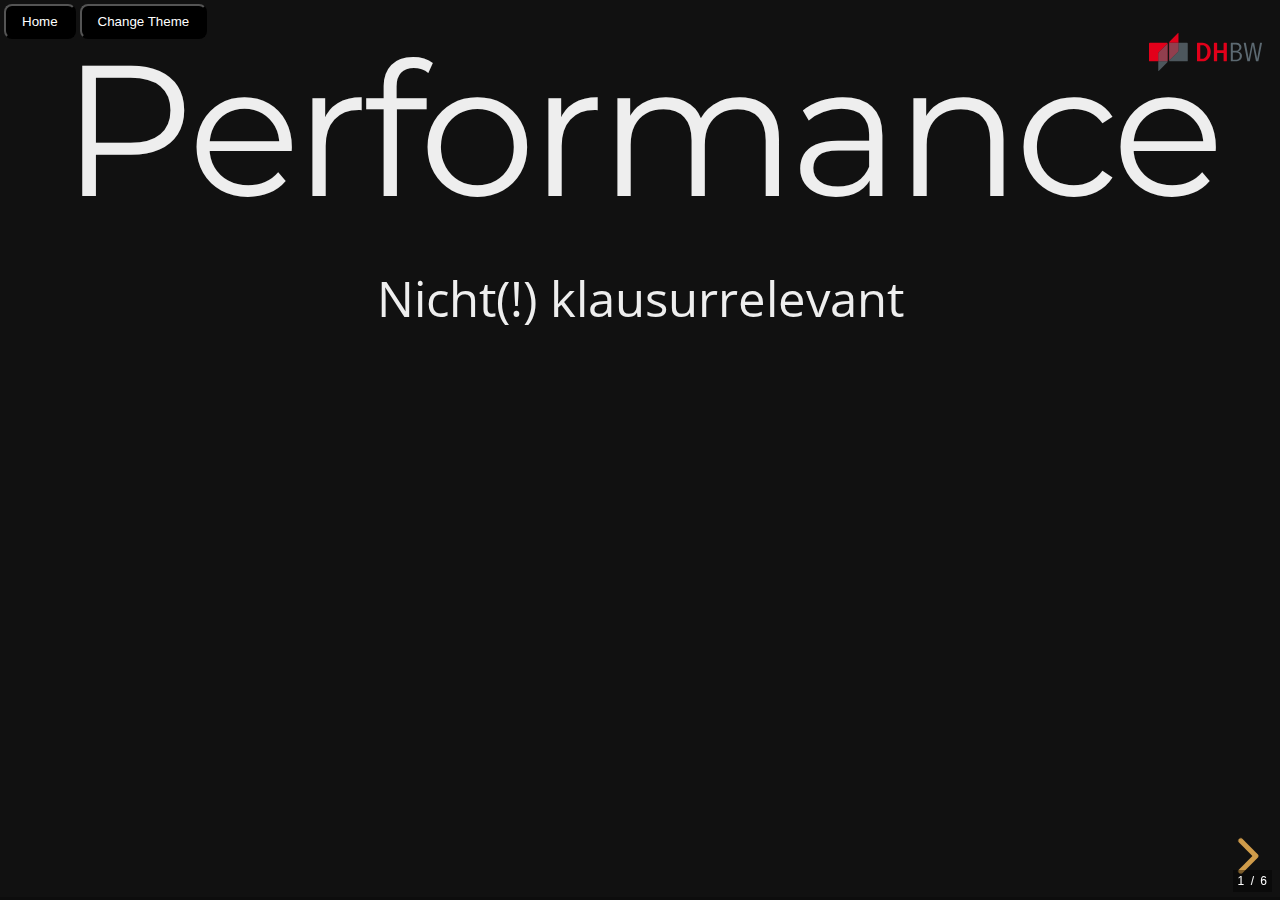
<file: performance/index.html>
<!doctype html>
<html>

<head>
	<meta charset="utf-8">
	<meta name="viewport" content="width=device-width, initial-scale=1.0, maximum-scale=1.0, user-scalable=no">

	<title>WebEng1: Performance</title>

	<link rel="stylesheet" href="dist/reset.css">
	<link rel="stylesheet" href="dist/reveal.css">
	<!-- Qwiri Fork Start -->
<link rel="stylesheet" id="night" href="dist/theme/night.css">
<link rel="stylesheet alternate" id="white" href="dist/theme/white.css">
<link rel="stylesheet alternate" id="moon" href="dist/theme/moon.css">

<script defer>
    let themes = [ 'night', 'white', 'moon' ];
    let current = 0;

    function toggleTheme() {
      current = (current + 1) % themes.length;
      for (const i in themes) {
        if (current == i) {
          document.getElementById(themes[i]).setAttribute("rel", "stylesheet");
        } else {
          document.getElementById(themes[i]).setAttribute("rel", "stylesheet alternate");
        }
      }
    }
</script>
<!-- / Qwiri Fork End -->

	<!-- Theme used for syntax highlighted code -->
	<link rel="stylesheet" href="plugin/highlight/monokai.css">

	<style>
		header {
			position: absolute;
			top: 12px;
			right: 12px;
		}

		iframe.code-example {
			border: 2px solid grey;
		}

		iframe.full-width {
			width: 100%;
		}

		iframe.mindmap {
			width: 100%;
			height: 50vh;
		}

		.two-columns {
			display: grid;
			grid: auto-flow / 2fr 1fr;
			grid-auto-flow: column
		}

		.text-column {
			margin: 5px;
		}

		.li-space-above {
			margin-top: 55px;
		}
	</style>
</head>

<!--
	PDF-Export (/?print-pdf)
	Tag 1: 1-6
-->

<body>
	<!-- Qwiri Fork Start -->
<style>
#qf-controls {
  position: absolute;
  z-index: 1;
  margin-top: .25rem;
  margin-left: .25rem;
}
#qf-controls button {
  background: black;
  border-radius: 0.5rem;
  padding: 0.5rem 1rem 0.5rem 1rem;
  color: white;
}
</style>

<div id="qf-controls">
  <button onclick="window.location = '/'">Home</button>
  <button onclick="toggleTheme()">Change Theme</button>
</div>
<!-- / Qwiri Fork End -->

<div class="reveal">
		<div class="slides">
			<section>
				<h1>Performance</h1>

				<p>
					Nicht(!) klausurrelevant
				</p>
			</section>
			<section>
				<h3>Performance</h3>
				<p>
					Performance ist oft relativ (Works on my machine!):
				<ul>
					<li>Eine Website kann schnell für deinen einen User (in einem schnellen Netzwerk, mit einem
						schnellen Gerät) aber langsam für einen anderen sein</li>
					<li>Zwei Seiten können gleich schnell fertig geladen sein, aber eine kann sich schneller anfühlen
						(z.B. durch progressives aufbauen)</li>
					<li>Eine Seite könnte aussehen als sei sie schnell geladen, aber dann langsam reagieren bei
						Interaktionen.</li>
				</ul>
				</p>
			</section>
			<section>
				<h3>Performance</h3>
				<p>
					Warum ist Performance wichtig?
				</p>
				<p>
					Zum Beispiel weil zufriedene Kunden mehr kaufen:<br /><a href="https://web.dev/vodafone/">Vodafone:
						A 31% improvement in LCP<br />increased sales by 8%</a><br /><a
						href="https://web.dev/tokopedia/">How focusing on web performance improved Tokopedia's
						click-through rate by 35%</a>
				</p>
			</section>
			<section>
				<h3>Kennzahlen</h3>
				<p>
					Welche Kennzahlen heranziehen um die Performance von Websiten zu messen, zu vergleichen?
				</p>
				<ul>
					<li>Time to first byte (TTFB)<br />...measures the time between the request for a resource and when
						the first byte of a response begins to arrive (<a
							href="https://web.dev/ttfb/">web.dev/ttfb/</a>)</li>
					<li>DOMContentLoaded<br /><a
							href="https://developer.mozilla.org/en-US/docs/Web/API/Window/DOMContentLoaded_event">Window:
							DOMContentLoaded event</a></li>
				</ul>
				<aside class="notes">
					TTFB: Redirect, DNS, TCP (Secure), Request-Start, Request-End
					DOMContentLoaded: Scripts, Fonts, Bilder
				</aside>
			</section>
			<section>
				<h3>Kennzahlen (User-Centric)</h3>
				<ul>
					<li>First Contentful Paint (FCP)<br />[Good: 1.8s, Poor: 3.0s]<br />...measures the time from when
						the
						page starts loading to when
						any part of the page's content is rendered on the screen (<a
							href="https://web.dev/fcp/">web.dev/fcp/</a>)</li>
					<li>Largest Contentful Paint (LCP)<br />[Good: 2.5s, Poor: 4.0s]<br />...reports the render time of
						the largest image or text block visible within the viewport, relative to when the page first
						started loading (<a href="https://web.dev/lcp/">web.dev/lcp/</a>)</li>
				</ul>
			</section>
			<section>
				<h3>Kennzahlen (User-Centric)</h3>
				<ul>
					<li>Time to Interactive (TTI)<br />...measures the time from when the page starts loading to when
						its main sub-resources have loaded and it is capable of reliably responding to user input
						quickly (<a href="https://web.dev/tti/">web.dev/tti/</a>)</li>
					<li>Cumulative Layout Shift (CLS)<br />[Good: 0.1s, Poor: 0.25s]<br />...measure of the largest
						burst of layout shift scores for every unexpected layout shift that occurs during the entire
						lifespan of a page (<a href="https://web.dev/cls/">web.dev/cls/</a>)</li>
				</ul>
			</section>
		</div>
	</div>

	<script src="dist/reveal.js"></script>
	<script src="plugin/notes/notes.js"></script>
	<script src="plugin/markdown/markdown.js"></script>
	<script src="plugin/highlight/highlight.js"></script>
	<script src="https://code.jquery.com/jquery-3.6.0.slim.min.js"></script>
	<script src="plugin/externalcode/externalcode.js"></script>
	<script>
		// More info about initialization & config:
		// - https://revealjs.com/initialization/
		// - https://revealjs.com/config/
		Reveal.initialize({
			slideNumber: "c/t",
			hash: true,
			pdfSeparateFragments: false,
			// No Vertical centering of slides
			center: false,

			// Learn about plugins: https://revealjs.com/plugins/
			plugins: [Externalcode, RevealMarkdown, RevealHighlight, RevealNotes]
		});
		Reveal.addEventListener('ready', function () {
			var header = $('#hidden').html();
			$('.slide-background').append(header);
		});
	</script>
	<div id="hidden" style="display:none;">
		<header>
			<img height="40" src="dhbw-logo-small.svg" alt="DHBW-Logo" />
		</header>
	</div>
</body>

</html>
</file>
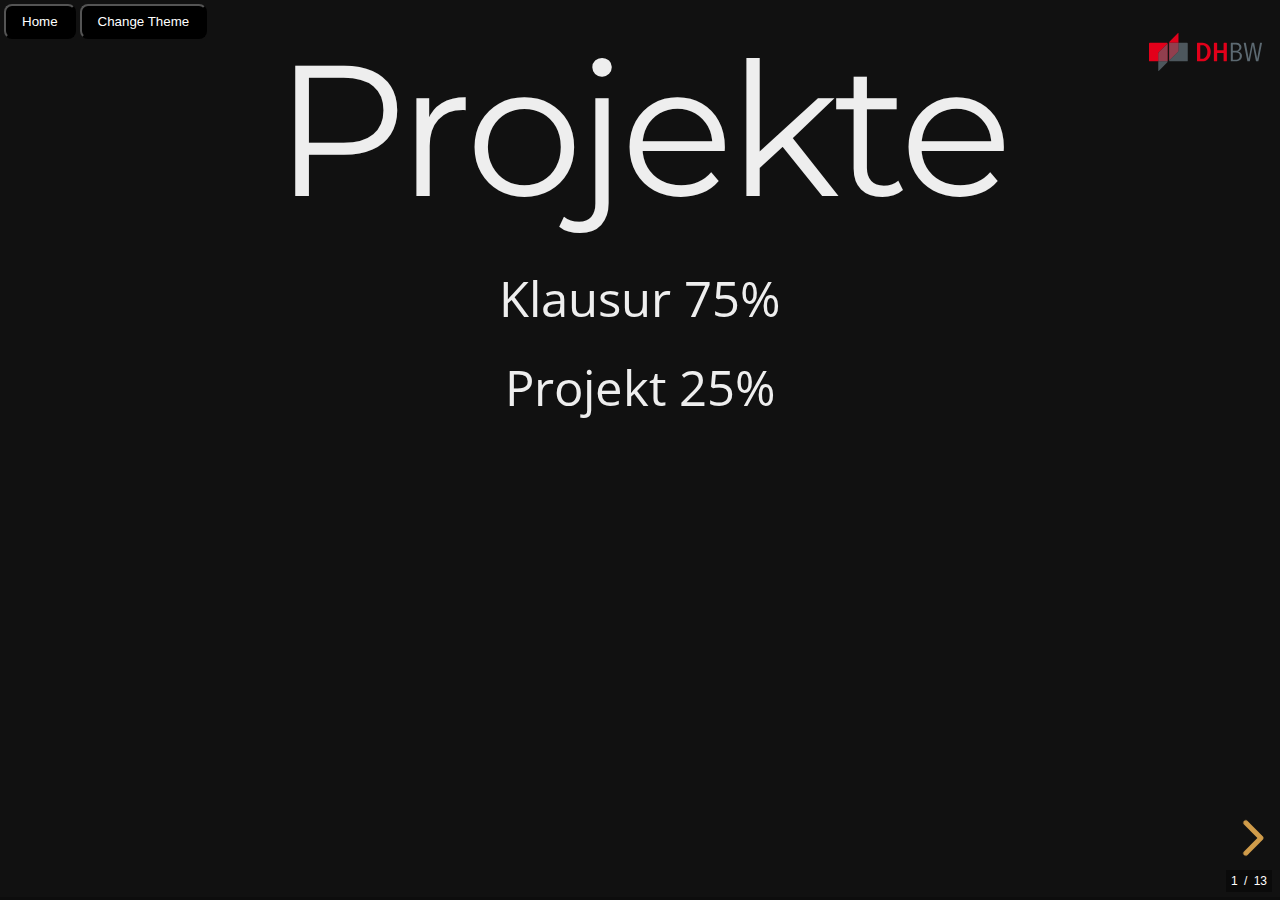
<file: projekt/index.html>
<!doctype html>
<html>

<head>
	<meta charset="utf-8">
	<meta name="viewport" content="width=device-width, initial-scale=1.0, maximum-scale=1.0, user-scalable=no">

	<title>WebEng1: WebServer</title>

	<link rel="stylesheet" href="dist/reset.css">
	<link rel="stylesheet" href="dist/reveal.css">
	<!-- Qwiri Fork Start -->
<link rel="stylesheet" id="night" href="dist/theme/night.css">
<link rel="stylesheet alternate" id="white" href="dist/theme/white.css">
<link rel="stylesheet alternate" id="moon" href="dist/theme/moon.css">

<script defer>
    let themes = [ 'night', 'white', 'moon' ];
    let current = 0;

    function toggleTheme() {
      current = (current + 1) % themes.length;
      for (const i in themes) {
        if (current == i) {
          document.getElementById(themes[i]).setAttribute("rel", "stylesheet");
        } else {
          document.getElementById(themes[i]).setAttribute("rel", "stylesheet alternate");
        }
      }
    }
</script>
<!-- / Qwiri Fork End -->

	<!-- Theme used for syntax highlighted code -->
	<link rel="stylesheet" href="plugin/highlight/monokai.css">

	<style>
		header {
			position: absolute;
			top: 12px;
			right: 12px;
		}

		iframe.code-example {
			border: 2px solid grey;
		}

		iframe.full-width {
			width: 100%;
		}

		iframe.mindmap {
			width: 100%;
			height: 50vh;
		}

		.two-columns {
			display: grid;
			grid: auto-flow / 2fr 1fr;
			grid-auto-flow: column
		}

		.two-columns-half-half {
			display: grid;
			grid: auto-flow / 1fr 1fr;
			grid-auto-flow: column
		}

		.text-column {
			margin: 5px;
		}

		.li-space-above {
			margin-top: 55px;
		}

		.js-output {
			border: 2px solid grey;
			text-align: left;
		}

		.smaller-font {
			font-size: smaller;
		}

		.min-height-200 {
			min-height: 400px;
		}
	</style>
</head>

<!--
	PDF-Export (/?print-pdf)
	all pages
-->

<body>
	<!-- Qwiri Fork Start -->
<style>
#qf-controls {
  position: absolute;
  z-index: 1;
  margin-top: .25rem;
  margin-left: .25rem;
}
#qf-controls button {
  background: black;
  border-radius: 0.5rem;
  padding: 0.5rem 1rem 0.5rem 1rem;
  color: white;
}
</style>

<div id="qf-controls">
  <button onclick="window.location = '/'">Home</button>
  <button onclick="toggleTheme()">Change Theme</button>
</div>
<!-- / Qwiri Fork End -->

<div class="reveal">
		<div class="slides">
			<section>
				<h1>Projekte</h1>
				<p>Klausur 75%</p>
				<p>Projekt 25%</p>
			</section>
			<section>
				<section>
					<h3>Prüfungsleistung</h3>
					<ul>
						<li>Klausur (75%)
							<ul>
								<li>Termin: <b>30.06.2022 (Donnerstag)</b></li>
								<li>Inhalte: Stoff aus 1. und 2. Semester</li>
								<li>Übungsaufgaben helfen beim Lernen</li>
							</ul>
						</li>
						<li>Projekt (Programmentwurf) (25%)
							<ul>
								<li>Kleines Webprojekt in Zusammenarbeit mit Vorlesung Projektmanagement (Hr. Mielke)
								</li>
								<li>Bearbeitung in "Heimarbeit"</li>
							</ul>
						</li>
					</ul>
				</section>
				<section>
					<h3>Projektgruppen</h3>
					<ul>
						<li>Bearbeitung in 4er Gruppen<br />in Ausnahmefällen 3-5er Gruppen, max. 8 Gruppen</li>
						<li>Bildung Gruppen bis spätestens <b>KW 21</b></li>
						<li>Themenausgabe (Vorschläge von mir)</li>
						<li>Gruppeneinteilung ab sofort (selbstorganisiert)</li>
					</ul>
				</section>
				<section>
					<h3>Projekt / Programmentwurf</h3>
					<ul>
						<li>Quellcode (zip-Epxort, Git-Repo-Url)</li>
						<li>Technische Dokumentation: 2-4 Seiten (A4)<br />Wie ist das Projekt aufgebaut?
							<ul>
								<li>Struktur der Websites<br />Welche Seiten, wie verbunden?</li>
								<li>Struktur der Seiten/Layout<br />Wie sind die Seiten aufgebaut?</li>
								<li>Umsetzung - technischer Aufbau der Seiten</li>
							</ul>
						</li>
						<li>Projektmanagement-Artefakte (Meilenstein Plan, Risikobetrachtung, PSP, etc.)</li>
						<li>Abgabe via Moodle im Projektmanagement-Raum</li>
					</ul>
				</section>
				<section>
					<h3>Allgemeine Anforderungen</h3>
					<ul>
						<li>Inhalt
							<ul>
								<li>Startseite mit Kurzerklärung</li>
								<li>eigentliche Projektseiten</li>
								<li>Impressum</li>
							</ul>
						</li>
						<li>Einsatz von
							<ul>
								<li>HTML/Template</li>
								<li>CSS
									<ul>
										<li>durchdachtes Layout</li>
										<li>dynamische Effekte (e.g. Mouse-Over)</li>
									</ul>
								</li>
								<li>JavaScript (z.B. Eingabeüberprüfung, -hilfe, ...)
								</li>
								<li>Serverseitige Logik</li>
							</ul>
						</li>
					</ul>
				</section>
			</section>
			<section>
				<section>
					<h3>Projekt - Spiele</h3>
					<ul>
						<li>Beispiele: Schach, Dame, Vier Gewinnt, Mühle, Wordle(!?!?), ...</li>
						<li>Spielgegner: Ein anderer Spieler/Computer</li>
						<li>JavaScript
							<ul>
								<li>Eingabeüberprüfung (Feld schon belegt)</li>
								<li>Zugmöglichkeiten anzeigen</li>
							</ul>
						</li>
						<li>Serverseitige Logik
							<ul>
								<li>Computer-Gegner (zufälliger Zug)</li>
								<li>Vordefinierte Spiel-Stellungen (Matt in 2 Zügen)</li>
							</ul>
						</li>
					</ul>
				</section>
				<section>
					<h3>Projekt - Buchungsservice</h3>
					<ul>
						<li>Vereinfachtes Belegungssystem</li>
						<li>Gegeben sei eine endliche Menge von Gegenständen</li>
						<li>Belegen eines Gegenstands</li>
						<li>Freigabe durch Austragen der Belegung</li>
						<li>Übersicht aller belegten Gegenstände, zeitlich nach geplanter Rückgabe</li>
						<li>JavaScript
							<ul>
								<li>Eingabeüberprüfung</li>
								<li>Warnung vor Beschränkungen</li>
							</ul>
						</li>
						<li>Serverseitige Logik
							<ul>
								<li>Datenhaltung und Validierung der Anfragen</li>
							</ul>
						</li>
					</ul>
				</section>
				<section>
					<h3>Projekt - Bestellbearbeitung</h3>
					<ul>
						<li>Bestellen (Kunde)
							<ul>
								<li>Auswählen eines Gegenstandes (z.B. Pizza)</li>
								<li>Auswählen von Extras (z.b. extra Käse)</li>
								<li>Angabe von Name und Lieferanschrift</li>
							</ul>
						</li>
						<li>Fertigen (Produzent)
							<ul>
								<li>Liste der bestellten Gegenstände</li>
							</ul>
						</li>
						<li>Liefern (Lieferant)
							<ul>
								<li>Liste der gefertigten Gegenstände</li>
							</ul>
						</li>
						<li>JavaScript
							<ul>
								<li>Berechnung/Aktualisierung des Preises</li>
								<li>Aktualisieren einer Karte</li>
							</ul>
						</li>
					</ul>
				</section>
				<section>
					<h3>Projekt - Komfortrechner</h3>
					<ul>
						<li>"Taschenrechner" mit den gängigen Funktionen</li>
						<li>Anzeigen der bisherigen Rechenschritte</li>
						<li>Zurückbutton</li>
						<li>JavaScript
							<ul>
								<li>Vorberechnung über Mouse-Over auf Rechenoperation</li>
							</ul>
						</li>
						<li>Serverseitige Logik: Speicherfunktion
							<ul>
								<li>Ablegen einer Berechnung(!) unter freiem Namen</li>
								<li>Wiederaufrufen einer Berechnung</li>
							</ul>
						</li>
					</ul>
				</section>
				<section>
					<h3>Projekt - Chat</h3>
					<ul>
						<li>"Anmelden" mit Benutzername</li>
						<li>Auswahl eines Themas</li>
						<li>Auswahl der Benutzer, die die eigenen Beiträge sehen/nicht sehen dürfen</li>
						<li>Liste der Beiträge</li>
						<li>Anhängen eines neuen Beitrages</li>
						<li>JavaScript
							<ul>
								<li>Abkürzungen auflösen</li>
							</ul>
						</li>
						<li>Serverseitige Logik: WebSocket
							<ul>
								<li>Beiträge Live verteilen</li>
							</ul>
						</li>
					</ul>
				</section>
				<section>
					<h3>Projekt - Abstimmung</h3>
					<ul>
						<li>Mehrere Optionen zur Auswahl (Ausflugziele, Parteien, etc.)</li>
						<li>Optionen werden vom Ersteller der Abstimmung ausgewählt</li>
						<li>Jeder Wähler kann seine Stimme prozentual abgeben</li>
						<li>Bisher erreichtes Ergebnis grafisch darstellen</li>
						<li>JavaScript
							<ul>
								<li>Sicherstellen dass die Summe aller Stimmen 100% ergibt</li>
							</ul>
						</li>
						<li>Serverseitige Logik: Datenhaltung</li>
					</ul>
				</section>
				<section>
					<h3>Projekt - Ahnentafel</h3>
					<ul>
						<li>Registrierung mit Name, Geburtsort, Geburtsdatum</li>
						<li>Eingabe eines Stammbaums</li>
						<li>Prüfen ob Person(en) schon vorhanden</li>
						<li>Zusammenziehen von Bäumen</li>
						<li>JavaScript
							<ul>
								<li>Eingabehilfe</li>
								<li>Verbindung zwischen Personen (Drag&Drop)</li>
							</ul>
						</li>
						<li>Serverseitige Logik: Datenhaltung</li>
					</ul>
				</section>
				<section>
					<h3>Projekt - Eigene Ideen?</h3>
					<p>Denkt euch was aus</p>
				</section>
			</section>
		</div>
	</div>

	<script src="dist/reveal.js"></script>
	<script src="plugin/notes/notes.js"></script>
	<script src="plugin/markdown/markdown.js"></script>
	<script src="plugin/highlight/highlight.js"></script>
	<script src="https://code.jquery.com/jquery-3.6.0.slim.min.js"></script>
	<script src="plugin/externalcode/externalcode.js"></script>
	<script>
		// More info about initialization & config:
		// - https://revealjs.com/initialization/
		// - https://revealjs.com/config/
		Reveal.initialize({
			slideNumber: "c/t",
			hash: true,
			pdfSeparateFragments: false,
			// No Vertical centering of slides
			center: false,

			// Learn about plugins: https://revealjs.com/plugins/
			plugins: [Externalcode, RevealMarkdown, RevealHighlight, RevealNotes]
		});
		Reveal.addEventListener('ready', function () {
			var header = $('#hidden').html();
			$('.slide-background').append(header);
		});
	</script>
	<div id="hidden" style="display:none;">
		<header>
			<img height="40" src="dhbw-logo-small.svg" alt="DHBW-Logo" />
		</header>
	</div>
</body>

</html>
</file>
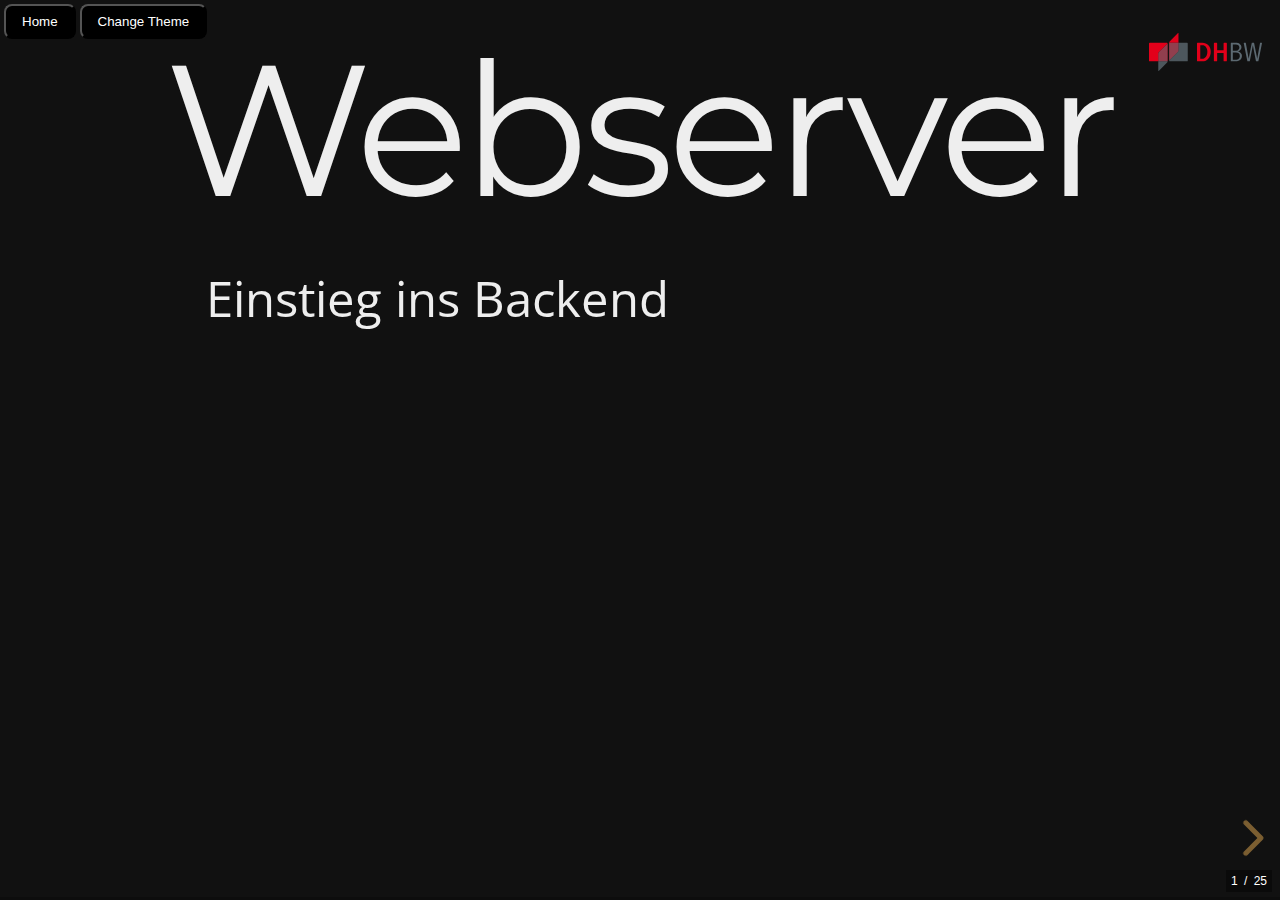
<file: webserver/index.html>
<!doctype html>
<html>

<head>
	<meta charset="utf-8">
	<meta name="viewport" content="width=device-width, initial-scale=1.0, maximum-scale=1.0, user-scalable=no">

	<title>WebEng1: WebServer</title>

	<link rel="stylesheet" href="dist/reset.css">
	<link rel="stylesheet" href="dist/reveal.css">
	<!-- Qwiri Fork Start -->
<link rel="stylesheet" id="night" href="dist/theme/night.css">
<link rel="stylesheet alternate" id="white" href="dist/theme/white.css">
<link rel="stylesheet alternate" id="moon" href="dist/theme/moon.css">

<script defer>
    let themes = [ 'night', 'white', 'moon' ];
    let current = 0;

    function toggleTheme() {
      current = (current + 1) % themes.length;
      for (const i in themes) {
        if (current == i) {
          document.getElementById(themes[i]).setAttribute("rel", "stylesheet");
        } else {
          document.getElementById(themes[i]).setAttribute("rel", "stylesheet alternate");
        }
      }
    }
</script>
<!-- / Qwiri Fork End -->

	<!-- Theme used for syntax highlighted code -->
	<link rel="stylesheet" href="plugin/highlight/monokai.css">

	<style>
		header {
			position: absolute;
			top: 12px;
			right: 12px;
		}

		iframe.code-example {
			border: 2px solid grey;
		}

		iframe.full-width {
			width: 100%;
		}

		iframe.mindmap {
			width: 100%;
			height: 50vh;
		}

		.two-columns {
			display: grid;
			grid: auto-flow / 2fr 1fr;
			grid-auto-flow: column
		}

		.two-columns-half-half {
			display: grid;
			grid: auto-flow / 1fr 1fr;
			grid-auto-flow: column
		}

		.text-column {
			margin: 5px;
		}

		.li-space-above {
			margin-top: 55px;
		}

		.js-output {
			border: 2px solid grey;
			text-align: left;
		}

		.smaller-font {
			font-size: smaller;
		}

		.min-height-200 {
			min-height: 400px;
		}
	</style>
</head>

<!--
	PDF-Export (/?print-pdf)
	WebServer: 1,3-25
-->

<body>
	<!-- Qwiri Fork Start -->
<style>
#qf-controls {
  position: absolute;
  z-index: 1;
  margin-top: .25rem;
  margin-left: .25rem;
}
#qf-controls button {
  background: black;
  border-radius: 0.5rem;
  padding: 0.5rem 1rem 0.5rem 1rem;
  color: white;
}
</style>

<div id="qf-controls">
  <button onclick="window.location = '/'">Home</button>
  <button onclick="toggleTheme()">Change Theme</button>
</div>
<!-- / Qwiri Fork End -->

<div class="reveal">
		<div class="slides">
			<section>
				<h1>Webserver</h1>

				<p>
					Einstieg ins Backend<span class="fragment" data-fragment-index="1"> / Rechenzentrum</span>
				</p>
				<div class="r-stack">
					<img class="fragment" data-fragment-index="1" src="./images/rechenzentrum.jpg"
						alt="Rechenzentrum Witz" width="361" height="275" />
					<img class="fragment" data-fragment-index="2" src="./images/rechenzentrum2.jpg"
						alt="Rechenzentrum Echt" width="920" height="394" />
				</div>
			</section>
			<section>
				<h3>Webserver - Mindmap</h3>
				<iframe class="mindmap" data-src="./mindmap.html"></iframe>
			</section>
			<section>
				<section>
					<h3>Bisher: lokale Datei-Ablage</h3>
					<p>
						Browser greift direkt auf lokale Dateien zu<br />"file"-Protokoll
					</p>
					<img src="./images/Webserver_lokale-datei-ablage.svg" alt="Webserver: Lokale Datei-Ablage" />
				</section>
				<section>
					<h3>Jetzt: mit Web-Server</h3>
					<p>
						Browser ruft Website von einem Web-Server ab<br />"http"-Protokoll
					</p>
					<img src="./images/Webserver_http-abfrage.svg" alt="Webserver: HTTP-basierte Abfrage" />
				</section>
				<section>
					<h3>Lokal vs. Web-Server</h3>
					<div class="two-columns-half-half">
						<div>
							<h4>Lokal</h4>
							<ul>
								<li class="fragment" data-fragment-index="1">Schema "file"</li>
								<li class="fragment" data-fragment-index="2">Rechte des Benutzers der Browser
									öffnet<br />.
								</li>
								<li class="fragment" data-fragment-index="3">Nur "lokaler" Zugriff</li>
							</ul>
						</div>
						<div>
							<h4>Web-Server</h4>
							<ul>
								<li class="fragment" data-fragment-index="1">Schema "http(s)"</li>
								<li class="fragment" data-fragment-index="2">Rechte des Benutzers der Web-Server
									startet<br />(&plusmn; Server-Einstellungen)</li>
								<li class="fragment" data-fragment-index="3">Zugriff von "überall"</li>
								<li class="fragment" data-fragment-index="4">Möglichkeit zur dynamischen Erzeugung der
									HTML-Seite</li>
							</ul>
						</div>
					</div>
				</section>
			</section>
			<section>
				<section>
					<h3>HTTP - ganz kurz</h3>
					<p><b class="fragment highlight-current-red" data-fragment-index="1">H</b>yper<b
							class="fragment highlight-current-red" data-fragment-index="1">T</b>ext <b
							class="fragment highlight-current-red" data-fragment-index="1">T</b>ransport <b
							class="fragment highlight-current-red" data-fragment-index="1">P</b>rotocol</p>
					<ul>
						<li>Protokoll: Übertragen von Daten übers Netzwerk
							<ul>
								<li>Anfrage (Request): vom Client an den Server</li>
								<li>Antwort (Response): vom Server an den Client</li>
								<li>Anfragen/Antworten bestehen aus Metadaten (header) und Inhalt (content)</li>
							</ul>
						</li>
						<li>Request-Response-Prinzip
							<ul>
								<li>Keine Antwort ohne vorherige Frage!</li>
							</ul>
						</li>
						<li>Anfragen Parameter
							<ul>
								<li>Entweder via URL oder über Anfrage-Inhalt</li>
							</ul>
						</li>
					</ul>
				</section>
			</section>
			<section>
				<section>
					<h3>Aufgaben eines Web-Servers</h3>
					<p>Verarbeiten von HTTP-Anfragen</p>
					<ol>
						<li class="fragment">Auf Verbindung warten</li>
						<li class="fragment">Anfrage entgegennehmen
							<ul>
								<li>Anfrage validieren</li>
								<li>URL normalisieren</li>
							</ul>
						</li>
						<li class="fragment">Anfrage interpretieren
							<ul>
								<li>Parameter auslesen</li>
								<li>Inhalt der Antwort erzeugen<br />statisch oder dynamisch</li>
							</ul>
						</li>
						<li class="fragment">Antwort senden</li>
						<li class="fragment">Verbindung abbauen</li>
					</ol>
				</section>
				<section>
					<h3>Aufgaben eines Web-Servers 2</h3>
					<ul>
						<li>Verarbeiten von HTTP-Anfragen</li>
						<li class="fragment" data-fragment-index="1">Abarbeiten mehrer Anfragen gleichzeitig
							(Multithreading)</li>
						<li class="fragment" data-fragment-index="2">Zuordnung von Anfragen anhand der URI</li>
						<li class="fragment li-space-above" data-fragment-index="3">Zugriffskontrolle</li>
						<li class="fragment" data-fragment-index="3">Caching</li>
						<li class="fragment" data-fragment-index="3">Komprimierung</li>
					</ul>
				</section>
				<section>
					<h3>Grundidee: Dynamisches erzeugen</h3>
					<p>
						nur Individualanteil selbst machen
					</p>
					<img class="fragment" src="./images/grundidee-dynamisches-erzeugen.svg"
						alt="Grundidee: Dynamisches erzeugen" />
				</section>
				<section>
					<h3>Erste Idee: Getrennte Prozesse</h3>
					<img style="width: 90%" src="./images/getrennte_prozesse.svg" alt="Getrennte Prozesse" />
				</section>
				<section>
					<h3>Alternativ: Eingebetteter Prozess</h3>
					<img style="width: 90%" src="./images/eingebetteter_prozess.svg" alt="Eingebetteter Prozess" />
				</section>
			</section>
			<section>
				<section>
					<h3>SSI - Server Side Includes</h3>
					<p>Template-Ansatz: Tags innerhalb der HTML-Datei (.shtlm, .shtm, .sht)</p>
					<p class="fragment" data-fragment-index="1">&lt;!--#SSI-Befehl parametername="parameterwert" --&gt;
					</p>
					<p class="fragment" data-fragment-index="2">Ausführen einfacher Anweisungen, z.B.:
					<ul class="smaller-font">
						<li class="fragment" data-fragment-index="2">#include &ndash; andere Dateien einfügen
							(file/virtual)</li>
						<li class="fragment" data-fragment-index="3">#set &ndash; Variablen setzen</li>
						<li class="fragment" data-fragment-index="3">#echo &ndash; Ausgabe von Variablen (var)</li>
						<li class="fragment" data-fragment-index="4">#if, #else, #endif &ndash; Bedingungen</li>
						<li class="fragment" data-fragment-index="4">#exec &ndash; Ausführen von Programmen (cgi/cmd)
						</li>
						<li class="fragment" data-fragment-index="5">Globale Variable: DATE_LOCAL, DOCUMENT_NAME,
							DOCUMENT_URI, LAST_MODIFIED</li>
					</ul>
					</p>
				</section>
				<section>
					<h3>SSI - Beispiel</h3>
					<pre class="language-html">
						<code class="hljs" data-line-numbers="|4-8|6-7|11">&lt;body&gt;
	<h1>Dynamisches HTML mit Server Side Includes</h1>
	<dl>
		<dt>Datum/Uhrzeit auf dem Server-Rechner:</dt>
		<dd>
			<!--#config timefmt="%d.%m.%Y, %H.%M" -->
			<!--#echo var="DATE_LOCAL" --> Uhr
		</dd>
		<dt>Name dieser HTML-Datei:</dt>
		<dd>
			<!--#echo var="DOCUMENT_NAME" -->
		</dd>
		<dt>Installierte Server-Software:</dt>
		<dd>
			<!--#echo var="SERVER_SOFTWARE" -->
		</dd>
		<dt>Ihr Web-Browser:</dt>
		<dd>
			<!--#echo var="HTTP_USER_AGENT" -->
		</dd>
	</dl>
&lt;/body&gt;</code>
					</pre>
					<p>Quelle: <a href="https://wiki.selfhtml.org/wiki/Webserver/SSI">SelfHTML</a></p>
				</section>
				<section>
					<h3>SSI - Server Side Includes</h3>
					<p>Vorteile:
					<ul class="fragment">
						<li>Einfach</li>
						<li>Für alle gängigen Webserver verfügbar</li>
					</ul>
					</p>
					<p>Nachteile:
					<ul class="fragment">
						<li>Wenige Möglichkeiten</li>
						<li>Langsam - üblicherweise getrennte Prozesse</li>
						<li>Sehr wenig Infrastruktur für komplexe Anwendungen</li>
						<li>Obsolete Technik, schwindende Unterstützung</li>
					</ul>
					</p>
				</section>
				<section>
					<h3>CGI - Common Gateway Interface</h3>
					<p>Schnittstelle um getrennte Prozesse zu vereinheitlichen</p>
				</section>
				<section>
					<h3>Erste Idee: Getrennte Prozesse</h3>
					<img style="width: 90%"  src="./images/getrennte_prozesse_cgi.svg" alt="Getrennte Prozesse mit CGI" />
				</section>
				<section>
					<h3>CGI - Common Gateway Interface</h3>
					<p>Standardisiert als <a href="https://tools.ietf.org/html/rfc3875">RFC3875</a></p>
					<p>HTTP &ndash; Aufruf wird an Prozess weitergereicht
					<ul>
						<li class="fragment">Üblicherweise Aufruf von Skripten<br />(z.B. PERL, PHP, Python)</li>
						<li class="fragment">Übergabe von URI und POST-Daten<br />mittels stdin und Umgebungsvariablen
						</li>
						<li class="fragment">Starten eines Prozesses bei jedem Aufruf<br />(Ausnahmen, z.B. spezielles
							Apache-Modul)</li>
					</ul>
					</p>
				</section>
				<section>
					<h3>CGI - Beispiel</h3>
					<pre class="language-perl">
						<code class="hljs" data-line-numbers="|1|2-9|10-16|">#!/usr/bin/perl -w
read(STDIN, my $Daten, $ENV{'CONTENT_LENGTH'});
my @Formularfelder = split(/&/, $Daten);
my ($Feld, $Name, $Wert);
my %Formular; 
foreach $Feld (@Formularfelder) {
	(my $Name, my $Wert) = split(/=/, $Feld);
	$Formular{$Name} = $Wert;
} 
print "Content-type: text/html\n\n"; 
print '&lt;!doctype html&gt;', "\n"; 
print "&lt;html&gt;&lt;head&gt;title&gt;CGI-Feedback&lt;/title&gt;&lt;/head&gt;\n"; 
print "<body><h1>CGI-Feedback vom Programm <i>comments.pl</i></h1>\n"; 
print "<p><b>Name:</b> $Formular{AnwenderName}</p>\n"; 
print "<p><b>Kommentartext:</b> $Formular{Kommentartext}</p>\n"; 
print "&lt;/body&gt;&lt;/html&gt;\n";</code>
					</pre>
					<p><a href="https://wiki.selfhtml.org/wiki/CGI">SelfHTML CGI</a></p>
				</section>
				<section>
					<h3>CGI - Common Gateway Interface</h3>
					<p>Vorteile:
					<ul class="fragment">
						<li>Für alle gängigen Webserver verfügbar</li>
						<li>Für viele (Skript-) Sprachen verfügbar</li>
					</ul>
					</p>
					<p>Nachteile:
					<ul class="fragment">
						<li>Langsam - üblicherweise getrennte Prozesse</li>
						<li>Wenig Infrastruktur für komplexe Anwendungen</li>
					</ul>
					</p>
				</section>
			</section>
			<section>
				<section>
					<h3>Apache Module</h3>
					<p>Schnittstelle zur Erweitung des Apache Webservers</p>
					<p>Viele Module frei verfügbar: PHP, Perl, Python, ...</p>
					<p>Vorteile:
					<ul class="fragment">
						<li>Performanz</li>
						<li>Mächtige Programmiersprachen nutzbar</li>
						<li>Plattformunabhängig</li>
					</ul>
					</p>
					<p>Nachteile:
					<ul class="fragment">
						<li>Code kann Server zum Absturz bringen</li>
						<li>Mehr Sicherheitsherausforderungen</li>
					</ul>
					</p>
				</section>
				<section>
					<h3>ISAPI - Information Server API</h3>
					<p>Proprietäre Schnittstelle von Microsoft für
					<ul>
						<li>Internet Information Server (IIS)</li>
						<li>Microsoft Exchange Server</li>
					</ul>
					</p>
					<p class="fragment">Aufgerufene Prozesse laufen als dll (Dynamic Link Library) im Prozess des Servers</p>
					<p class="fragment">Diverse Call-Backs an Server (z.B. CHttpServerContext)</p>
					<p class="fragment">DLL für diverse Programmiersprachen verfügbar<br />(ASP, ASP.NET, PERL, PHP)</p>
				</section>
				<section>
					<h3>ISAPI - Information Server API</h3>
					<p>Vorteile:
					<ul class="fragment">
						<li>Performanz</li>
						<li>Mächtige Programmiersprachen nutzbar</li>
					</ul>
					</p>
					<p>Nachteile:
					<ul class="fragment">
						<li>Code kann Server zum Absturz bringen</li>
						<li>Mehr Sicherheitsherausforderungen</li>
						<li>Plattformabhängig</li>
					</ul>
					</p>
				</section>
			</section>
			<section>
				<section>
					<h3>Sprachunabhängigkeit</h3>
					<p>Alle bisher vorgestellten Systeme machen ~kaum Einschränkungen. "Mein Code" kann in ~allen
						Sprachen geschrieben werden.
					<ul>
						<li>Ausnahme: SSI, eigene Mini-Skriptsprache</li>
					</ul>
					</p>
					<p class="fragment">Skriptsprache auswählen (z.B. PERL), Skript kann über verschiedene Schnittstellen angesprochen
						werden
					<ul class="fragment">
						<li>Evtl. Anpassung an Schnittstelle notwendig</li>
						<li>Beispiel: CGI/PERL, ISAPI/PERL, Apache (mod_perl)</li>
					</ul>
					</p>
				</section>
				<section>
					<h3>Sprachabhängigkeit</h3>
					<p>Web-Server Funktionalität/Kommunikation via HTTP wurde immer normaler</p>
					<p>Kano-Model</p>
					<div class="r-stack">
						<img class="fragment" data-fragment-index="1" src="./images/KanoMK.png" alt="Rechenzentrum Witz"
							width="299" height="334" />
						<img class="fragment" data-fragment-index="2" src="./images/Kano_Modell_allgemein.svg"
							alt="Rechenzentrum Echt" width="480" height="360" />
					</div>
				</section>
				<section>
					<h3>Sprachabhängigkeit</h3>
					<p>Web-Server geschrieben in der gleichen Programmiersprache wie "Mein Code"</p>
					<ul>
						<li class="fragment">
							Java/<a href="https://en.wikipedia.org/wiki/Java_virtual_machine">JVM</a>
							<ul>
								<li><a href="https://tomcat.apache.org/">Apache Tomcat (Catalina)</a></li>
								<li><a href="https://www.wildfly.org/">WildFly (JBoss)</a></li>
							</ul>
						</li>
						<li class="fragment">
							JavaScript/<a href="https://en.wikipedia.org/wiki/Node.js">NodeJS</a>
							<ul>
								<li><a href="https://expressjs.com/">Express</a></li>
								<li><a href="https://hapi.dev/">HAPI</a></li>
							</ul>
						</li>
					</ul>
				</section>
			</section>
		</div>
	</div>

	<script src="dist/reveal.js"></script>
	<script src="plugin/notes/notes.js"></script>
	<script src="plugin/markdown/markdown.js"></script>
	<script src="plugin/highlight/highlight.js"></script>
	<script src="https://code.jquery.com/jquery-3.6.0.slim.min.js"></script>
	<script src="plugin/externalcode/externalcode.js"></script>
	<script>
		// More info about initialization & config:
		// - https://revealjs.com/initialization/
		// - https://revealjs.com/config/
		Reveal.initialize({
			slideNumber: "c/t",
			hash: true,
			pdfSeparateFragments: false,
			// No Vertical centering of slides
			center: false,

			// Learn about plugins: https://revealjs.com/plugins/
			plugins: [Externalcode, RevealMarkdown, RevealHighlight, RevealNotes]
		});
		Reveal.addEventListener('ready', function () {
			var header = $('#hidden').html();
			$('.slide-background').append(header);
		});
	</script>
	<div id="hidden" style="display:none;">
		<header>
			<img height="40" src="dhbw-logo-small.svg" alt="DHBW-Logo" />
		</header>
	</div>
</body>

</html>
</file>
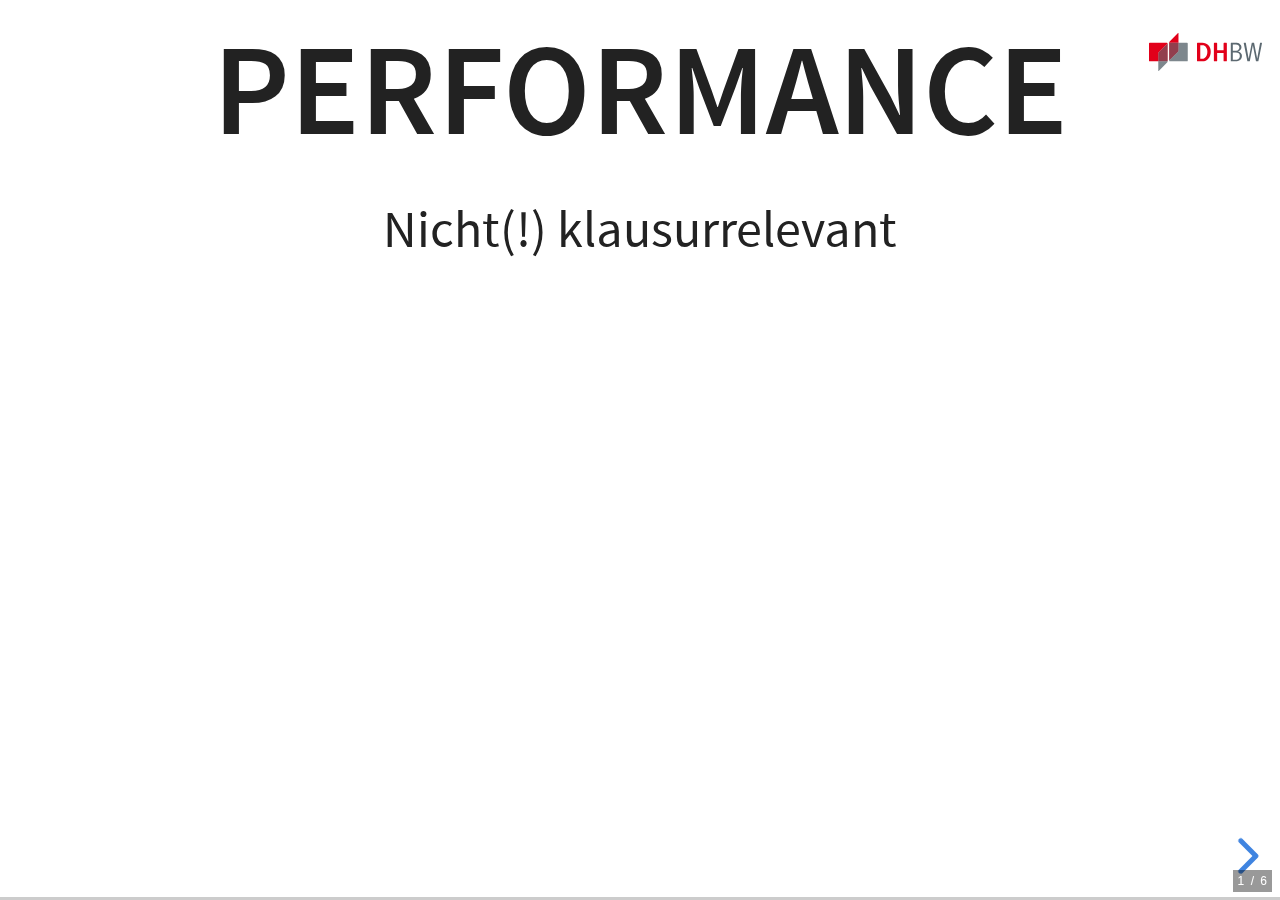
<file: added_2021/performance/index.html>
<!doctype html>
<html>

<head>
	<meta charset="utf-8">
	<meta name="viewport" content="width=device-width, initial-scale=1.0, maximum-scale=1.0, user-scalable=no">

	<title>WebEng1: Performance</title>

	<link rel="stylesheet" href="dist/reset.css">
	<link rel="stylesheet" href="dist/reveal.css">
	<link rel="stylesheet" href="dist/theme/white.css">

	<!-- Theme used for syntax highlighted code -->
	<link rel="stylesheet" href="plugin/highlight/monokai.css">

	<style>
		header {
			position: absolute;
			top: 12px;
			right: 12px;
		}

		iframe.code-example {
			border: 2px solid grey;
		}

		iframe.full-width {
			width: 100%;
		}

		iframe.mindmap {
			width: 100%;
			height: 50vh;
		}

		.two-columns {
			display: grid;
			grid: auto-flow / 2fr 1fr;
			grid-auto-flow: column
		}

		.text-column {
			margin: 5px;
		}

		.li-space-above {
			margin-top: 55px;
		}
	</style>
</head>

<!--
	PDF-Export (/?print-pdf)
	Tag 1: 1-6
-->

<body>
	<div class="reveal">
		<div class="slides">
			<section>
				<h1>Performance</h1>

				<p>
					Nicht(!) klausurrelevant
				</p>
			</section>
			<section>
				<h3>Performance</h3>
				<p>
					Performance ist oft relativ (Works on my machine!):
				<ul>
					<li>Eine Website kann schnell für deinen einen User (in einem schnellen Netzwerk, mit einem
						schnellen Gerät) aber langsam für einen anderen sein</li>
					<li>Zwei Seiten können gleich schnell fertig geladen sein, aber eine kann sich schneller anfühlen
						(z.B. durch progressives aufbauen)</li>
					<li>Eine Seite könnte aussehen als sei sie schnell geladen, aber dann langsam reagieren bei
						Interaktionen.</li>
				</ul>
				</p>
			</section>
			<section>
				<h3>Performance</h3>
				<p>
					Warum ist Performance wichtig?
				</p>
				<p>
					Zum Beispiel weil zufriedene Kunden mehr kaufen:<br /><a href="https://web.dev/vodafone/">Vodafone:
						A 31% improvement in LCP<br />increased sales by 8%</a><br /><a
						href="https://web.dev/tokopedia/">How focusing on web performance improved Tokopedia's
						click-through rate by 35%</a>
				</p>
			</section>
			<section>
				<h3>Kennzahlen</h3>
				<p>
					Welche Kennzahlen heranziehen um die Performance von Websiten zu messen, zu vergleichen?
				</p>
				<ul>
					<li>Time to first byte (TTFB)<br />...measures the time between the request for a resource and when
						the first byte of a response begins to arrive (<a
							href="https://web.dev/ttfb/">web.dev/ttfb/</a>)</li>
					<li>DOMContentLoaded<br /><a
							href="https://developer.mozilla.org/en-US/docs/Web/API/Window/DOMContentLoaded_event">Window:
							DOMContentLoaded event</a></li>
				</ul>
				<aside class="notes">
					TTFB: Redirect, DNS, TCP (Secure), Request-Start, Request-End
					DOMContentLoaded: Scripts, Fonts, Bilder
				</aside>
			</section>
			<section>
				<h3>Kennzahlen (User-Centric)</h3>
				<ul>
					<li>First Contentful Paint (FCP)<br />[Good: 1.8s, Poor: 3.0s]<br />...measures the time from when
						the
						page starts loading to when
						any part of the page's content is rendered on the screen (<a
							href="https://web.dev/fcp/">web.dev/fcp/</a>)</li>
					<li>Largest Contentful Paint (LCP)<br />[Good: 2.5s, Poor: 4.0s]<br />...reports the render time of
						the largest image or text block visible within the viewport, relative to when the page first
						started loading (<a href="https://web.dev/lcp/">web.dev/lcp/</a>)</li>
				</ul>
			</section>
			<section>
				<h3>Kennzahlen (User-Centric)</h3>
				<ul>
					<li>Time to Interactive (TTI)<br />...measures the time from when the page starts loading to when
						its main sub-resources have loaded and it is capable of reliably responding to user input
						quickly (<a href="https://web.dev/tti/">web.dev/tti/</a>)</li>
					<li>Cumulative Layout Shift (CLS)<br />[Good: 0.1s, Poor: 0.25s]<br />...measure of the largest
						burst of layout shift scores for every unexpected layout shift that occurs during the entire
						lifespan of a page (<a href="https://web.dev/cls/">web.dev/cls/</a>)</li>
				</ul>
			</section>
		</div>
	</div>

	<script src="dist/reveal.js"></script>
	<script src="plugin/notes/notes.js"></script>
	<script src="plugin/markdown/markdown.js"></script>
	<script src="plugin/highlight/highlight.js"></script>
	<script src="https://code.jquery.com/jquery-3.6.0.slim.min.js"></script>
	<script src="plugin/externalcode/externalcode.js"></script>
	<script>
		// More info about initialization & config:
		// - https://revealjs.com/initialization/
		// - https://revealjs.com/config/
		Reveal.initialize({
			slideNumber: "c/t",
			hash: true,
			pdfSeparateFragments: false,
			// No Vertical centering of slides
			center: false,

			// Learn about plugins: https://revealjs.com/plugins/
			plugins: [Externalcode, RevealMarkdown, RevealHighlight, RevealNotes]
		});
		Reveal.addEventListener('ready', function () {
			var header = $('#hidden').html();
			$('.slide-background').append(header);
		});
	</script>
	<div id="hidden" style="display:none;">
		<header>
			<img height="40" src="dhbw-logo-small.svg" alt="DHBW-Logo" />
		</header>
	</div>
</body>

</html>
</file>
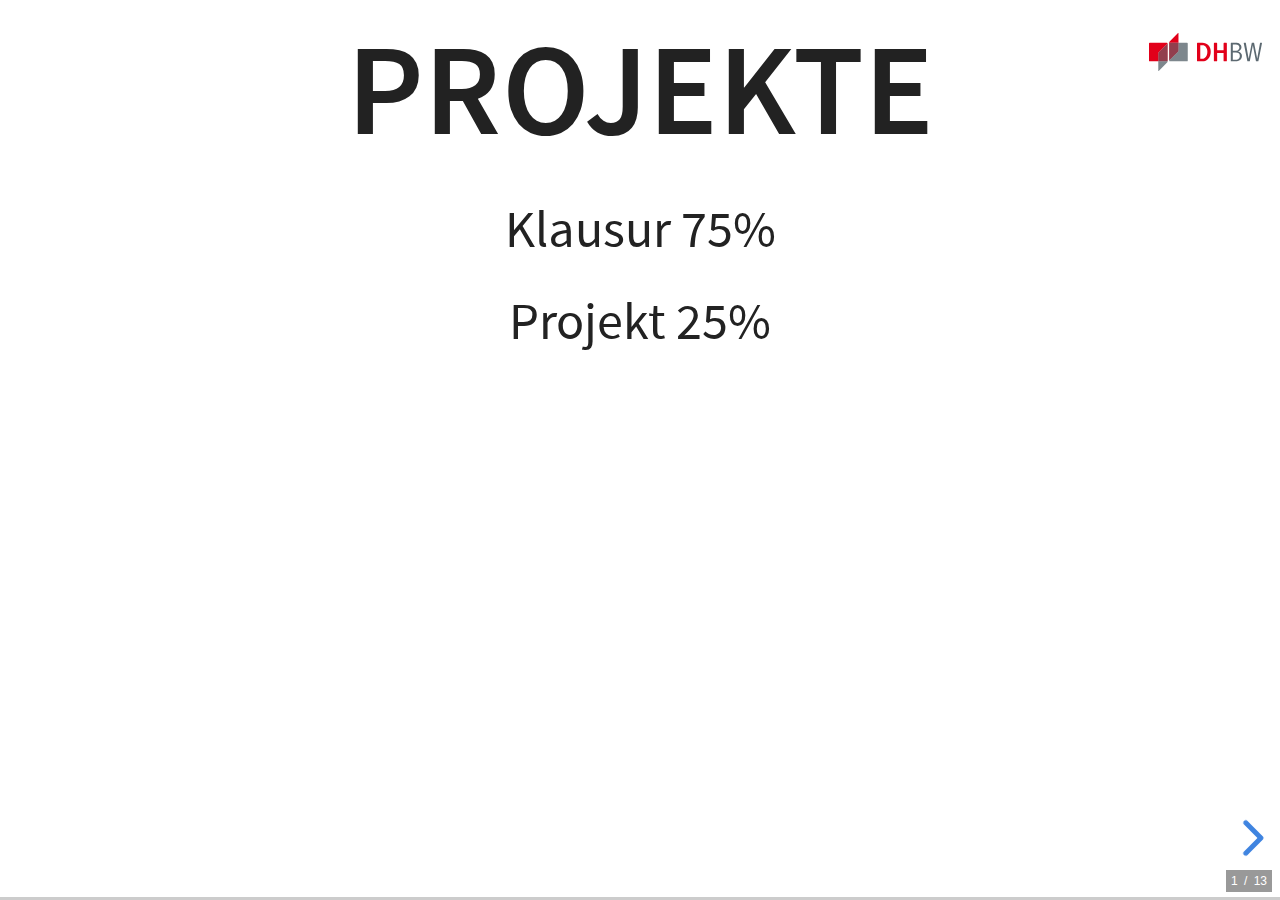
<file: added_2021/projekt/index.html>
<!doctype html>
<html>

<head>
	<meta charset="utf-8">
	<meta name="viewport" content="width=device-width, initial-scale=1.0, maximum-scale=1.0, user-scalable=no">

	<title>WebEng1: WebServer</title>

	<link rel="stylesheet" href="dist/reset.css">
	<link rel="stylesheet" href="dist/reveal.css">
	<link rel="stylesheet" href="dist/theme/white.css">

	<!-- Theme used for syntax highlighted code -->
	<link rel="stylesheet" href="plugin/highlight/monokai.css">

	<style>
		header {
			position: absolute;
			top: 12px;
			right: 12px;
		}

		iframe.code-example {
			border: 2px solid grey;
		}

		iframe.full-width {
			width: 100%;
		}

		iframe.mindmap {
			width: 100%;
			height: 50vh;
		}

		.two-columns {
			display: grid;
			grid: auto-flow / 2fr 1fr;
			grid-auto-flow: column
		}

		.two-columns-half-half {
			display: grid;
			grid: auto-flow / 1fr 1fr;
			grid-auto-flow: column
		}

		.text-column {
			margin: 5px;
		}

		.li-space-above {
			margin-top: 55px;
		}

		.js-output {
			border: 2px solid grey;
			text-align: left;
		}

		.smaller-font {
			font-size: smaller;
		}

		.min-height-200 {
			min-height: 400px;
		}
	</style>
</head>

<!--
	PDF-Export (/?print-pdf)
	all pages
-->

<body>
	<div class="reveal">
		<div class="slides">
			<section>
				<h1>Projekte</h1>
				<p>Klausur 75%</p>
				<p>Projekt 25%</p>
			</section>
			<section>
				<section>
					<h3>Prüfungsleistung</h3>
					<ul>
						<li>Klausur (75%)
							<ul>
								<li>Termin: <b>30.06.2022 (Donnerstag)</b></li>
								<li>Inhalte: Stoff aus 1. und 2. Semester</li>
								<li>Übungsaufgaben helfen beim Lernen</li>
							</ul>
						</li>
						<li>Projekt (Programmentwurf) (25%)
							<ul>
								<li>Kleines Webprojekt in Zusammenarbeit mit Vorlesung Projektmanagement (Hr. Mielke)
								</li>
								<li>Bearbeitung in "Heimarbeit"</li>
							</ul>
						</li>
					</ul>
				</section>
				<section>
					<h3>Projektgruppen</h3>
					<ul>
						<li>Bearbeitung in 4er Gruppen<br />in Ausnahmefällen 3-5er Gruppen, max. 8 Gruppen</li>
						<li>Bildung Gruppen bis spätestens <b>KW 21</b></li>
						<li>Themenausgabe (Vorschläge von mir)</li>
						<li>Gruppeneinteilung ab sofort (selbstorganisiert)</li>
					</ul>
				</section>
				<section>
					<h3>Projekt / Programmentwurf</h3>
					<ul>
						<li>Quellcode (zip-Epxort, Git-Repo-Url)</li>
						<li>Technische Dokumentation: 2-4 Seiten (A4)<br />Wie ist das Projekt aufgebaut?
							<ul>
								<li>Struktur der Websites<br />Welche Seiten, wie verbunden?</li>
								<li>Struktur der Seiten/Layout<br />Wie sind die Seiten aufgebaut?</li>
								<li>Umsetzung - technischer Aufbau der Seiten</li>
							</ul>
						</li>
						<li>Projektmanagement-Artefakte (Meilenstein Plan, Risikobetrachtung, PSP, etc.)</li>
						<li>Abgabe via Moodle im Projektmanagement-Raum</li>
					</ul>
				</section>
				<section>
					<h3>Allgemeine Anforderungen</h3>
					<ul>
						<li>Inhalt
							<ul>
								<li>Startseite mit Kurzerklärung</li>
								<li>eigentliche Projektseiten</li>
								<li>Impressum</li>
							</ul>
						</li>
						<li>Einsatz von
							<ul>
								<li>HTML/Template</li>
								<li>CSS
									<ul>
										<li>durchdachtes Layout</li>
										<li>dynamische Effekte (e.g. Mouse-Over)</li>
									</ul>
								</li>
								<li>JavaScript (z.B. Eingabeüberprüfung, -hilfe, ...)
								</li>
								<li>Serverseitige Logik</li>
							</ul>
						</li>
					</ul>
				</section>
			</section>
			<section>
				<section>
					<h3>Projekt - Spiele</h3>
					<ul>
						<li>Beispiele: Schach, Dame, Vier Gewinnt, Mühle, Wordle(!?!?), ...</li>
						<li>Spielgegner: Ein anderer Spieler/Computer</li>
						<li>JavaScript
							<ul>
								<li>Eingabeüberprüfung (Feld schon belegt)</li>
								<li>Zugmöglichkeiten anzeigen</li>
							</ul>
						</li>
						<li>Serverseitige Logik
							<ul>
								<li>Computer-Gegner (zufälliger Zug)</li>
								<li>Vordefinierte Spiel-Stellungen (Matt in 2 Zügen)</li>
							</ul>
						</li>
					</ul>
				</section>
				<section>
					<h3>Projekt - Buchungsservice</h3>
					<ul>
						<li>Vereinfachtes Belegungssystem</li>
						<li>Gegeben sei eine endliche Menge von Gegenständen</li>
						<li>Belegen eines Gegenstands</li>
						<li>Freigabe durch Austragen der Belegung</li>
						<li>Übersicht aller belegten Gegenstände, zeitlich nach geplanter Rückgabe</li>
						<li>JavaScript
							<ul>
								<li>Eingabeüberprüfung</li>
								<li>Warnung vor Beschränkungen</li>
							</ul>
						</li>
						<li>Serverseitige Logik
							<ul>
								<li>Datenhaltung und Validierung der Anfragen</li>
							</ul>
						</li>
					</ul>
				</section>
				<section>
					<h3>Projekt - Bestellbearbeitung</h3>
					<ul>
						<li>Bestellen (Kunde)
							<ul>
								<li>Auswählen eines Gegenstandes (z.B. Pizza)</li>
								<li>Auswählen von Extras (z.b. extra Käse)</li>
								<li>Angabe von Name und Lieferanschrift</li>
							</ul>
						</li>
						<li>Fertigen (Produzent)
							<ul>
								<li>Liste der bestellten Gegenstände</li>
							</ul>
						</li>
						<li>Liefern (Lieferant)
							<ul>
								<li>Liste der gefertigten Gegenstände</li>
							</ul>
						</li>
						<li>JavaScript
							<ul>
								<li>Berechnung/Aktualisierung des Preises</li>
								<li>Aktualisieren einer Karte</li>
							</ul>
						</li>
					</ul>
				</section>
				<section>
					<h3>Projekt - Komfortrechner</h3>
					<ul>
						<li>"Taschenrechner" mit den gängigen Funktionen</li>
						<li>Anzeigen der bisherigen Rechenschritte</li>
						<li>Zurückbutton</li>
						<li>JavaScript
							<ul>
								<li>Vorberechnung über Mouse-Over auf Rechenoperation</li>
							</ul>
						</li>
						<li>Serverseitige Logik: Speicherfunktion
							<ul>
								<li>Ablegen einer Berechnung(!) unter freiem Namen</li>
								<li>Wiederaufrufen einer Berechnung</li>
							</ul>
						</li>
					</ul>
				</section>
				<section>
					<h3>Projekt - Chat</h3>
					<ul>
						<li>"Anmelden" mit Benutzername</li>
						<li>Auswahl eines Themas</li>
						<li>Auswahl der Benutzer, die die eigenen Beiträge sehen/nicht sehen dürfen</li>
						<li>Liste der Beiträge</li>
						<li>Anhängen eines neuen Beitrages</li>
						<li>JavaScript
							<ul>
								<li>Abkürzungen auflösen</li>
							</ul>
						</li>
						<li>Serverseitige Logik: WebSocket
							<ul>
								<li>Beiträge Live verteilen</li>
							</ul>
						</li>
					</ul>
				</section>
				<section>
					<h3>Projekt - Abstimmung</h3>
					<ul>
						<li>Mehrere Optionen zur Auswahl (Ausflugziele, Parteien, etc.)</li>
						<li>Optionen werden vom Ersteller der Abstimmung ausgewählt</li>
						<li>Jeder Wähler kann seine Stimme prozentual abgeben</li>
						<li>Bisher erreichtes Ergebnis grafisch darstellen</li>
						<li>JavaScript
							<ul>
								<li>Sicherstellen dass die Summe aller Stimmen 100% ergibt</li>
							</ul>
						</li>
						<li>Serverseitige Logik: Datenhaltung</li>
					</ul>
				</section>
				<section>
					<h3>Projekt - Ahnentafel</h3>
					<ul>
						<li>Registrierung mit Name, Geburtsort, Geburtsdatum</li>
						<li>Eingabe eines Stammbaums</li>
						<li>Prüfen ob Person(en) schon vorhanden</li>
						<li>Zusammenziehen von Bäumen</li>
						<li>JavaScript
							<ul>
								<li>Eingabehilfe</li>
								<li>Verbindung zwischen Personen (Drag&Drop)</li>
							</ul>
						</li>
						<li>Serverseitige Logik: Datenhaltung</li>
					</ul>
				</section>
				<section>
					<h3>Projekt - Eigene Ideen?</h3>
					<p>Denkt euch was aus</p>
				</section>
			</section>
		</div>
	</div>

	<script src="dist/reveal.js"></script>
	<script src="plugin/notes/notes.js"></script>
	<script src="plugin/markdown/markdown.js"></script>
	<script src="plugin/highlight/highlight.js"></script>
	<script src="https://code.jquery.com/jquery-3.6.0.slim.min.js"></script>
	<script src="plugin/externalcode/externalcode.js"></script>
	<script>
		// More info about initialization & config:
		// - https://revealjs.com/initialization/
		// - https://revealjs.com/config/
		Reveal.initialize({
			slideNumber: "c/t",
			hash: true,
			pdfSeparateFragments: false,
			// No Vertical centering of slides
			center: false,

			// Learn about plugins: https://revealjs.com/plugins/
			plugins: [Externalcode, RevealMarkdown, RevealHighlight, RevealNotes]
		});
		Reveal.addEventListener('ready', function () {
			var header = $('#hidden').html();
			$('.slide-background').append(header);
		});
	</script>
	<div id="hidden" style="display:none;">
		<header>
			<img height="40" src="dhbw-logo-small.svg" alt="DHBW-Logo" />
		</header>
	</div>
</body>

</html>
</file>
<file: .landing/style.css>
@import url('https://fonts.googleapis.com/css2?family=Roboto:ital,wght@0,100;0,300;0,400;0,500;0,700;0,900;1,100;1,300;1,400;1,500;1,700;1,900&display=swap');
:root {
    --background-color: #121212;
    --text-color: white;
    --text-red: #E20022;
}
body {
    padding: 0;
    margin: 0;

    display: flex;
    justify-content: center;
    gap: 13vw;
    flex-wrap: wrap;

    font-family: 'Roboto', sans-serif;
    background-color: var(--background-color);
    color: var(--text-color);
}

main {
    width: min(70ch, 80vw);
    height: 1px;
    min-height: 100vh;

    display: flex;
    flex-direction: column;
    justify-content: center;
    align-items: center;

    gap: 1rem;
}

aside {
    display: flex;
    flex-direction: column;
    justify-content: center;
    gap: 3rem;
}

.timelineChapter {
    text-decoration: none;
    color: var(--text-color);
}

.timelineChapter p {
    margin: 0;
    opacity: .5;
}
.timelineChapter h3 {
    margin: 0;
}

.circle {
    width: 4rem;
}
.circle + div:hover {
    filter: opacity(.5);
    cursor: pointer;
}
#timelineGrid {
    display: grid;
    grid-template-columns: 1fr 2fr;
    column-gap: 1rem;
    align-items: center;
    row-gap: 3rem;
}
#timelineWrapper {
    position: relative;
}
#timeline {
    position: absolute;
    left: 2rem;
    top: 2rem;
    z-index: -1;
    height: 80%;
}
#blackBox {
    background-color: black;
    border-radius: .5rem;
    padding: 1rem 0;
    width: 100%;
}
#blackBox p, #blackBox h2 {
    padding: 0 2rem;
}
.code {
    width: min-content;
    background-color: #2D2D2D;
    padding: .5rem;
    border-radius: 0 .2rem .2rem 0;
    padding-right: 1rem;
}

a {
    text-decoration: none;
    color: var(--text-red);
}

#features {
    list-style: none;
    margin-left: 0;
    padding-left: 0;
}

#features li {
  padding-left: 4rem;
  text-indent: -1em;
}

#features li:before {
  content: "🥝";
  padding-right: 5px;
}
</file>
<file: css/dist/reveal.css>
/*!
* reveal.js 4.2.0
* https://revealjs.com
* MIT licensed
*
* Copyright (C) 2011-2021 Hakim El Hattab, https://hakim.se
*/
.reveal .r-stretch,.reveal .stretch{max-width:none;max-height:none}.reveal pre.r-stretch code,.reveal pre.stretch code{height:100%;max-height:100%;box-sizing:border-box}.reveal .r-fit-text{display:inline-block;white-space:nowrap}.reveal .r-stack{display:grid}.reveal .r-stack>*{grid-area:1/1;margin:auto}.reveal .r-hstack,.reveal .r-vstack{display:flex}.reveal .r-hstack img,.reveal .r-hstack video,.reveal .r-vstack img,.reveal .r-vstack video{min-width:0;min-height:0;-o-object-fit:contain;object-fit:contain}.reveal .r-vstack{flex-direction:column;align-items:center;justify-content:center}.reveal .r-hstack{flex-direction:row;align-items:center;justify-content:center}.reveal .items-stretch{align-items:stretch}.reveal .items-start{align-items:flex-start}.reveal .items-center{align-items:center}.reveal .items-end{align-items:flex-end}.reveal .justify-between{justify-content:space-between}.reveal .justify-around{justify-content:space-around}.reveal .justify-start{justify-content:flex-start}.reveal .justify-center{justify-content:center}.reveal .justify-end{justify-content:flex-end}html.reveal-full-page{width:100%;height:100%;height:100vh;height:calc(var(--vh,1vh) * 100);overflow:hidden}.reveal-viewport{height:100%;overflow:hidden;position:relative;line-height:1;margin:0;background-color:#fff;color:#000}.reveal .slides section .fragment{opacity:0;visibility:hidden;transition:all .2s ease;will-change:opacity}.reveal .slides section .fragment.visible{opacity:1;visibility:inherit}.reveal .slides section .fragment.disabled{transition:none}.reveal .slides section .fragment.grow{opacity:1;visibility:inherit}.reveal .slides section .fragment.grow.visible{transform:scale(1.3)}.reveal .slides section .fragment.shrink{opacity:1;visibility:inherit}.reveal .slides section .fragment.shrink.visible{transform:scale(.7)}.reveal .slides section .fragment.zoom-in{transform:scale(.1)}.reveal .slides section .fragment.zoom-in.visible{transform:none}.reveal .slides section .fragment.fade-out{opacity:1;visibility:inherit}.reveal .slides section .fragment.fade-out.visible{opacity:0;visibility:hidden}.reveal .slides section .fragment.semi-fade-out{opacity:1;visibility:inherit}.reveal .slides section .fragment.semi-fade-out.visible{opacity:.5;visibility:inherit}.reveal .slides section .fragment.strike{opacity:1;visibility:inherit}.reveal .slides section .fragment.strike.visible{text-decoration:line-through}.reveal .slides section .fragment.fade-up{transform:translate(0,40px)}.reveal .slides section .fragment.fade-up.visible{transform:translate(0,0)}.reveal .slides section .fragment.fade-down{transform:translate(0,-40px)}.reveal .slides section .fragment.fade-down.visible{transform:translate(0,0)}.reveal .slides section .fragment.fade-right{transform:translate(-40px,0)}.reveal .slides section .fragment.fade-right.visible{transform:translate(0,0)}.reveal .slides section .fragment.fade-left{transform:translate(40px,0)}.reveal .slides section .fragment.fade-left.visible{transform:translate(0,0)}.reveal .slides section .fragment.current-visible,.reveal .slides section .fragment.fade-in-then-out{opacity:0;visibility:hidden}.reveal .slides section .fragment.current-visible.current-fragment,.reveal .slides section .fragment.fade-in-then-out.current-fragment{opacity:1;visibility:inherit}.reveal .slides section .fragment.fade-in-then-semi-out{opacity:0;visibility:hidden}.reveal .slides section .fragment.fade-in-then-semi-out.visible{opacity:.5;visibility:inherit}.reveal .slides section .fragment.fade-in-then-semi-out.current-fragment{opacity:1;visibility:inherit}.reveal .slides section .fragment.highlight-blue,.reveal .slides section .fragment.highlight-current-blue,.reveal .slides section .fragment.highlight-current-green,.reveal .slides section .fragment.highlight-current-red,.reveal .slides section .fragment.highlight-green,.reveal .slides section .fragment.highlight-red{opacity:1;visibility:inherit}.reveal .slides section .fragment.highlight-red.visible{color:#ff2c2d}.reveal .slides section .fragment.highlight-green.visible{color:#17ff2e}.reveal .slides section .fragment.highlight-blue.visible{color:#1b91ff}.reveal .slides section .fragment.highlight-current-red.current-fragment{color:#ff2c2d}.reveal .slides section .fragment.highlight-current-green.current-fragment{color:#17ff2e}.reveal .slides section .fragment.highlight-current-blue.current-fragment{color:#1b91ff}.reveal:after{content:"";font-style:italic}.reveal iframe{z-index:1}.reveal a{position:relative}@keyframes bounce-right{0%,10%,25%,40%,50%{transform:translateX(0)}20%{transform:translateX(10px)}30%{transform:translateX(-5px)}}@keyframes bounce-left{0%,10%,25%,40%,50%{transform:translateX(0)}20%{transform:translateX(-10px)}30%{transform:translateX(5px)}}@keyframes bounce-down{0%,10%,25%,40%,50%{transform:translateY(0)}20%{transform:translateY(10px)}30%{transform:translateY(-5px)}}.reveal .controls{display:none;position:absolute;top:auto;bottom:12px;right:12px;left:auto;z-index:11;color:#000;pointer-events:none;font-size:10px}.reveal .controls button{position:absolute;padding:0;background-color:transparent;border:0;outline:0;cursor:pointer;color:currentColor;transform:scale(.9999);transition:color .2s ease,opacity .2s ease,transform .2s ease;z-index:2;pointer-events:auto;font-size:inherit;visibility:hidden;opacity:0;-webkit-appearance:none;-webkit-tap-highlight-color:transparent}.reveal .controls .controls-arrow:after,.reveal .controls .controls-arrow:before{content:"";position:absolute;top:0;left:0;width:2.6em;height:.5em;border-radius:.25em;background-color:currentColor;transition:all .15s ease,background-color .8s ease;transform-origin:.2em 50%;will-change:transform}.reveal .controls .controls-arrow{position:relative;width:3.6em;height:3.6em}.reveal .controls .controls-arrow:before{transform:translateX(.5em) translateY(1.55em) rotate(45deg)}.reveal .controls .controls-arrow:after{transform:translateX(.5em) translateY(1.55em) rotate(-45deg)}.reveal .controls .controls-arrow:hover:before{transform:translateX(.5em) translateY(1.55em) rotate(40deg)}.reveal .controls .controls-arrow:hover:after{transform:translateX(.5em) translateY(1.55em) rotate(-40deg)}.reveal .controls .controls-arrow:active:before{transform:translateX(.5em) translateY(1.55em) rotate(36deg)}.reveal .controls .controls-arrow:active:after{transform:translateX(.5em) translateY(1.55em) rotate(-36deg)}.reveal .controls .navigate-left{right:6.4em;bottom:3.2em;transform:translateX(-10px)}.reveal .controls .navigate-left.highlight{animation:bounce-left 2s 50 both ease-out}.reveal .controls .navigate-right{right:0;bottom:3.2em;transform:translateX(10px)}.reveal .controls .navigate-right .controls-arrow{transform:rotate(180deg)}.reveal .controls .navigate-right.highlight{animation:bounce-right 2s 50 both ease-out}.reveal .controls .navigate-up{right:3.2em;bottom:6.4em;transform:translateY(-10px)}.reveal .controls .navigate-up .controls-arrow{transform:rotate(90deg)}.reveal .controls .navigate-down{right:3.2em;bottom:-1.4em;padding-bottom:1.4em;transform:translateY(10px)}.reveal .controls .navigate-down .controls-arrow{transform:rotate(-90deg)}.reveal .controls .navigate-down.highlight{animation:bounce-down 2s 50 both ease-out}.reveal .controls[data-controls-back-arrows=faded] .navigate-up.enabled{opacity:.3}.reveal .controls[data-controls-back-arrows=faded] .navigate-up.enabled:hover{opacity:1}.reveal .controls[data-controls-back-arrows=hidden] .navigate-up.enabled{opacity:0;visibility:hidden}.reveal .controls .enabled{visibility:visible;opacity:.9;cursor:pointer;transform:none}.reveal .controls .enabled.fragmented{opacity:.5}.reveal .controls .enabled.fragmented:hover,.reveal .controls .enabled:hover{opacity:1}.reveal:not(.rtl) .controls[data-controls-back-arrows=faded] .navigate-left.enabled{opacity:.3}.reveal:not(.rtl) .controls[data-controls-back-arrows=faded] .navigate-left.enabled:hover{opacity:1}.reveal:not(.rtl) .controls[data-controls-back-arrows=hidden] .navigate-left.enabled{opacity:0;visibility:hidden}.reveal.rtl .controls[data-controls-back-arrows=faded] .navigate-right.enabled{opacity:.3}.reveal.rtl .controls[data-controls-back-arrows=faded] .navigate-right.enabled:hover{opacity:1}.reveal.rtl .controls[data-controls-back-arrows=hidden] .navigate-right.enabled{opacity:0;visibility:hidden}.reveal[data-navigation-mode=linear].has-horizontal-slides .navigate-down,.reveal[data-navigation-mode=linear].has-horizontal-slides .navigate-up{display:none}.reveal:not(.has-vertical-slides) .controls .navigate-left,.reveal[data-navigation-mode=linear].has-horizontal-slides .navigate-left{bottom:1.4em;right:5.5em}.reveal:not(.has-vertical-slides) .controls .navigate-right,.reveal[data-navigation-mode=linear].has-horizontal-slides .navigate-right{bottom:1.4em;right:.5em}.reveal:not(.has-horizontal-slides) .controls .navigate-up{right:1.4em;bottom:5em}.reveal:not(.has-horizontal-slides) .controls .navigate-down{right:1.4em;bottom:.5em}.reveal.has-dark-background .controls{color:#fff}.reveal.has-light-background .controls{color:#000}.reveal.no-hover .controls .controls-arrow:active:before,.reveal.no-hover .controls .controls-arrow:hover:before{transform:translateX(.5em) translateY(1.55em) rotate(45deg)}.reveal.no-hover .controls .controls-arrow:active:after,.reveal.no-hover .controls .controls-arrow:hover:after{transform:translateX(.5em) translateY(1.55em) rotate(-45deg)}@media screen and (min-width:500px){.reveal .controls[data-controls-layout=edges]{top:0;right:0;bottom:0;left:0}.reveal .controls[data-controls-layout=edges] .navigate-down,.reveal .controls[data-controls-layout=edges] .navigate-left,.reveal .controls[data-controls-layout=edges] .navigate-right,.reveal .controls[data-controls-layout=edges] .navigate-up{bottom:auto;right:auto}.reveal .controls[data-controls-layout=edges] .navigate-left{top:50%;left:.8em;margin-top:-1.8em}.reveal .controls[data-controls-layout=edges] .navigate-right{top:50%;right:.8em;margin-top:-1.8em}.reveal .controls[data-controls-layout=edges] .navigate-up{top:.8em;left:50%;margin-left:-1.8em}.reveal .controls[data-controls-layout=edges] .navigate-down{bottom:-.3em;left:50%;margin-left:-1.8em}}.reveal .progress{position:absolute;display:none;height:3px;width:100%;bottom:0;left:0;z-index:10;background-color:rgba(0,0,0,.2);color:#fff}.reveal .progress:after{content:"";display:block;position:absolute;height:10px;width:100%;top:-10px}.reveal .progress span{display:block;height:100%;width:100%;background-color:currentColor;transition:transform .8s cubic-bezier(.26,.86,.44,.985);transform-origin:0 0;transform:scaleX(0)}.reveal .slide-number{position:absolute;display:block;right:8px;bottom:8px;z-index:31;font-family:Helvetica,sans-serif;font-size:12px;line-height:1;color:#fff;background-color:rgba(0,0,0,.4);padding:5px}.reveal .slide-number a{color:currentColor}.reveal .slide-number-delimiter{margin:0 3px}.reveal{position:relative;width:100%;height:100%;overflow:hidden;touch-action:pinch-zoom}.reveal.embedded{touch-action:pan-y}.reveal .slides{position:absolute;width:100%;height:100%;top:0;right:0;bottom:0;left:0;margin:auto;pointer-events:none;overflow:visible;z-index:1;text-align:center;perspective:600px;perspective-origin:50% 40%}.reveal .slides>section{perspective:600px}.reveal .slides>section,.reveal .slides>section>section{display:none;position:absolute;width:100%;pointer-events:auto;z-index:10;transform-style:flat;transition:transform-origin .8s cubic-bezier(.26,.86,.44,.985),transform .8s cubic-bezier(.26,.86,.44,.985),visibility .8s cubic-bezier(.26,.86,.44,.985),opacity .8s cubic-bezier(.26,.86,.44,.985)}.reveal[data-transition-speed=fast] .slides section{transition-duration:.4s}.reveal[data-transition-speed=slow] .slides section{transition-duration:1.2s}.reveal .slides section[data-transition-speed=fast]{transition-duration:.4s}.reveal .slides section[data-transition-speed=slow]{transition-duration:1.2s}.reveal .slides>section.stack{padding-top:0;padding-bottom:0;pointer-events:none;height:100%}.reveal .slides>section.present,.reveal .slides>section>section.present{display:block;z-index:11;opacity:1}.reveal .slides>section:empty,.reveal .slides>section>section:empty,.reveal .slides>section>section[data-background-interactive],.reveal .slides>section[data-background-interactive]{pointer-events:none}.reveal.center,.reveal.center .slides,.reveal.center .slides section{min-height:0!important}.reveal .slides>section:not(.present),.reveal .slides>section>section:not(.present){pointer-events:none}.reveal.overview .slides>section,.reveal.overview .slides>section>section{pointer-events:auto}.reveal .slides>section.future,.reveal .slides>section.past,.reveal .slides>section>section.future,.reveal .slides>section>section.past{opacity:0}.reveal.slide section{-webkit-backface-visibility:hidden;backface-visibility:hidden}.reveal .slides>section[data-transition=slide].past,.reveal .slides>section[data-transition~=slide-out].past,.reveal.slide .slides>section:not([data-transition]).past{transform:translate(-150%,0)}.reveal .slides>section[data-transition=slide].future,.reveal .slides>section[data-transition~=slide-in].future,.reveal.slide .slides>section:not([data-transition]).future{transform:translate(150%,0)}.reveal .slides>section>section[data-transition=slide].past,.reveal .slides>section>section[data-transition~=slide-out].past,.reveal.slide .slides>section>section:not([data-transition]).past{transform:translate(0,-150%)}.reveal .slides>section>section[data-transition=slide].future,.reveal .slides>section>section[data-transition~=slide-in].future,.reveal.slide .slides>section>section:not([data-transition]).future{transform:translate(0,150%)}.reveal.linear section{-webkit-backface-visibility:hidden;backface-visibility:hidden}.reveal .slides>section[data-transition=linear].past,.reveal .slides>section[data-transition~=linear-out].past,.reveal.linear .slides>section:not([data-transition]).past{transform:translate(-150%,0)}.reveal .slides>section[data-transition=linear].future,.reveal .slides>section[data-transition~=linear-in].future,.reveal.linear .slides>section:not([data-transition]).future{transform:translate(150%,0)}.reveal .slides>section>section[data-transition=linear].past,.reveal .slides>section>section[data-transition~=linear-out].past,.reveal.linear .slides>section>section:not([data-transition]).past{transform:translate(0,-150%)}.reveal .slides>section>section[data-transition=linear].future,.reveal .slides>section>section[data-transition~=linear-in].future,.reveal.linear .slides>section>section:not([data-transition]).future{transform:translate(0,150%)}.reveal .slides section[data-transition=default].stack,.reveal.default .slides section.stack{transform-style:preserve-3d}.reveal .slides>section[data-transition=default].past,.reveal .slides>section[data-transition~=default-out].past,.reveal.default .slides>section:not([data-transition]).past{transform:translate3d(-100%,0,0) rotateY(-90deg) translate3d(-100%,0,0)}.reveal .slides>section[data-transition=default].future,.reveal .slides>section[data-transition~=default-in].future,.reveal.default .slides>section:not([data-transition]).future{transform:translate3d(100%,0,0) rotateY(90deg) translate3d(100%,0,0)}.reveal .slides>section>section[data-transition=default].past,.reveal .slides>section>section[data-transition~=default-out].past,.reveal.default .slides>section>section:not([data-transition]).past{transform:translate3d(0,-300px,0) rotateX(70deg) translate3d(0,-300px,0)}.reveal .slides>section>section[data-transition=default].future,.reveal .slides>section>section[data-transition~=default-in].future,.reveal.default .slides>section>section:not([data-transition]).future{transform:translate3d(0,300px,0) rotateX(-70deg) translate3d(0,300px,0)}.reveal .slides section[data-transition=convex].stack,.reveal.convex .slides section.stack{transform-style:preserve-3d}.reveal .slides>section[data-transition=convex].past,.reveal .slides>section[data-transition~=convex-out].past,.reveal.convex .slides>section:not([data-transition]).past{transform:translate3d(-100%,0,0) rotateY(-90deg) translate3d(-100%,0,0)}.reveal .slides>section[data-transition=convex].future,.reveal .slides>section[data-transition~=convex-in].future,.reveal.convex .slides>section:not([data-transition]).future{transform:translate3d(100%,0,0) rotateY(90deg) translate3d(100%,0,0)}.reveal .slides>section>section[data-transition=convex].past,.reveal .slides>section>section[data-transition~=convex-out].past,.reveal.convex .slides>section>section:not([data-transition]).past{transform:translate3d(0,-300px,0) rotateX(70deg) translate3d(0,-300px,0)}.reveal .slides>section>section[data-transition=convex].future,.reveal .slides>section>section[data-transition~=convex-in].future,.reveal.convex .slides>section>section:not([data-transition]).future{transform:translate3d(0,300px,0) rotateX(-70deg) translate3d(0,300px,0)}.reveal .slides section[data-transition=concave].stack,.reveal.concave .slides section.stack{transform-style:preserve-3d}.reveal .slides>section[data-transition=concave].past,.reveal .slides>section[data-transition~=concave-out].past,.reveal.concave .slides>section:not([data-transition]).past{transform:translate3d(-100%,0,0) rotateY(90deg) translate3d(-100%,0,0)}.reveal .slides>section[data-transition=concave].future,.reveal .slides>section[data-transition~=concave-in].future,.reveal.concave .slides>section:not([data-transition]).future{transform:translate3d(100%,0,0) rotateY(-90deg) translate3d(100%,0,0)}.reveal .slides>section>section[data-transition=concave].past,.reveal .slides>section>section[data-transition~=concave-out].past,.reveal.concave .slides>section>section:not([data-transition]).past{transform:translate3d(0,-80%,0) rotateX(-70deg) translate3d(0,-80%,0)}.reveal .slides>section>section[data-transition=concave].future,.reveal .slides>section>section[data-transition~=concave-in].future,.reveal.concave .slides>section>section:not([data-transition]).future{transform:translate3d(0,80%,0) rotateX(70deg) translate3d(0,80%,0)}.reveal .slides section[data-transition=zoom],.reveal.zoom .slides section:not([data-transition]){transition-timing-function:ease}.reveal .slides>section[data-transition=zoom].past,.reveal .slides>section[data-transition~=zoom-out].past,.reveal.zoom .slides>section:not([data-transition]).past{visibility:hidden;transform:scale(16)}.reveal .slides>section[data-transition=zoom].future,.reveal .slides>section[data-transition~=zoom-in].future,.reveal.zoom .slides>section:not([data-transition]).future{visibility:hidden;transform:scale(.2)}.reveal .slides>section>section[data-transition=zoom].past,.reveal .slides>section>section[data-transition~=zoom-out].past,.reveal.zoom .slides>section>section:not([data-transition]).past{transform:scale(16)}.reveal .slides>section>section[data-transition=zoom].future,.reveal .slides>section>section[data-transition~=zoom-in].future,.reveal.zoom .slides>section>section:not([data-transition]).future{transform:scale(.2)}.reveal.cube .slides{perspective:1300px}.reveal.cube .slides section{padding:30px;min-height:700px;-webkit-backface-visibility:hidden;backface-visibility:hidden;box-sizing:border-box;transform-style:preserve-3d}.reveal.center.cube .slides section{min-height:0}.reveal.cube .slides section:not(.stack):before{content:"";position:absolute;display:block;width:100%;height:100%;left:0;top:0;background:rgba(0,0,0,.1);border-radius:4px;transform:translateZ(-20px)}.reveal.cube .slides section:not(.stack):after{content:"";position:absolute;display:block;width:90%;height:30px;left:5%;bottom:0;background:0 0;z-index:1;border-radius:4px;box-shadow:0 95px 25px rgba(0,0,0,.2);transform:translateZ(-90px) rotateX(65deg)}.reveal.cube .slides>section.stack{padding:0;background:0 0}.reveal.cube .slides>section.past{transform-origin:100% 0;transform:translate3d(-100%,0,0) rotateY(-90deg)}.reveal.cube .slides>section.future{transform-origin:0 0;transform:translate3d(100%,0,0) rotateY(90deg)}.reveal.cube .slides>section>section.past{transform-origin:0 100%;transform:translate3d(0,-100%,0) rotateX(90deg)}.reveal.cube .slides>section>section.future{transform-origin:0 0;transform:translate3d(0,100%,0) rotateX(-90deg)}.reveal.page .slides{perspective-origin:0 50%;perspective:3000px}.reveal.page .slides section{padding:30px;min-height:700px;box-sizing:border-box;transform-style:preserve-3d}.reveal.page .slides section.past{z-index:12}.reveal.page .slides section:not(.stack):before{content:"";position:absolute;display:block;width:100%;height:100%;left:0;top:0;background:rgba(0,0,0,.1);transform:translateZ(-20px)}.reveal.page .slides section:not(.stack):after{content:"";position:absolute;display:block;width:90%;height:30px;left:5%;bottom:0;background:0 0;z-index:1;border-radius:4px;box-shadow:0 95px 25px rgba(0,0,0,.2);-webkit-transform:translateZ(-90px) rotateX(65deg)}.reveal.page .slides>section.stack{padding:0;background:0 0}.reveal.page .slides>section.past{transform-origin:0 0;transform:translate3d(-40%,0,0) rotateY(-80deg)}.reveal.page .slides>section.future{transform-origin:100% 0;transform:translate3d(0,0,0)}.reveal.page .slides>section>section.past{transform-origin:0 0;transform:translate3d(0,-40%,0) rotateX(80deg)}.reveal.page .slides>section>section.future{transform-origin:0 100%;transform:translate3d(0,0,0)}.reveal .slides section[data-transition=fade],.reveal.fade .slides section:not([data-transition]),.reveal.fade .slides>section>section:not([data-transition]){transform:none;transition:opacity .5s}.reveal.fade.overview .slides section,.reveal.fade.overview .slides>section>section{transition:none}.reveal .slides section[data-transition=none],.reveal.none .slides section:not([data-transition]){transform:none;transition:none}.reveal .pause-overlay{position:absolute;top:0;left:0;width:100%;height:100%;background:#000;visibility:hidden;opacity:0;z-index:100;transition:all 1s ease}.reveal .pause-overlay .resume-button{position:absolute;bottom:20px;right:20px;color:#ccc;border-radius:2px;padding:6px 14px;border:2px solid #ccc;font-size:16px;background:0 0;cursor:pointer}.reveal .pause-overlay .resume-button:hover{color:#fff;border-color:#fff}.reveal.paused .pause-overlay{visibility:visible;opacity:1}.reveal .no-transition,.reveal .no-transition *,.reveal .slides.disable-slide-transitions section{transition:none!important}.reveal .slides.disable-slide-transitions section{transform:none!important}.reveal .backgrounds{position:absolute;width:100%;height:100%;top:0;left:0;perspective:600px}.reveal .slide-background{display:none;position:absolute;width:100%;height:100%;opacity:0;visibility:hidden;overflow:hidden;background-color:rgba(0,0,0,0);transition:all .8s cubic-bezier(.26,.86,.44,.985)}.reveal .slide-background-content{position:absolute;width:100%;height:100%;background-position:50% 50%;background-repeat:no-repeat;background-size:cover}.reveal .slide-background.stack{display:block}.reveal .slide-background.present{opacity:1;visibility:visible;z-index:2}.print-pdf .reveal .slide-background{opacity:1!important;visibility:visible!important}.reveal .slide-background video{position:absolute;width:100%;height:100%;max-width:none;max-height:none;top:0;left:0;-o-object-fit:cover;object-fit:cover}.reveal .slide-background[data-background-size=contain] video{-o-object-fit:contain;object-fit:contain}.reveal>.backgrounds .slide-background[data-background-transition=none],.reveal[data-background-transition=none]>.backgrounds .slide-background:not([data-background-transition]){transition:none}.reveal>.backgrounds .slide-background[data-background-transition=slide],.reveal[data-background-transition=slide]>.backgrounds .slide-background:not([data-background-transition]){opacity:1;-webkit-backface-visibility:hidden;backface-visibility:hidden}.reveal>.backgrounds .slide-background.past[data-background-transition=slide],.reveal[data-background-transition=slide]>.backgrounds .slide-background.past:not([data-background-transition]){transform:translate(-100%,0)}.reveal>.backgrounds .slide-background.future[data-background-transition=slide],.reveal[data-background-transition=slide]>.backgrounds .slide-background.future:not([data-background-transition]){transform:translate(100%,0)}.reveal>.backgrounds .slide-background>.slide-background.past[data-background-transition=slide],.reveal[data-background-transition=slide]>.backgrounds .slide-background>.slide-background.past:not([data-background-transition]){transform:translate(0,-100%)}.reveal>.backgrounds .slide-background>.slide-background.future[data-background-transition=slide],.reveal[data-background-transition=slide]>.backgrounds .slide-background>.slide-background.future:not([data-background-transition]){transform:translate(0,100%)}.reveal>.backgrounds .slide-background.past[data-background-transition=convex],.reveal[data-background-transition=convex]>.backgrounds .slide-background.past:not([data-background-transition]){opacity:0;transform:translate3d(-100%,0,0) rotateY(-90deg) translate3d(-100%,0,0)}.reveal>.backgrounds .slide-background.future[data-background-transition=convex],.reveal[data-background-transition=convex]>.backgrounds .slide-background.future:not([data-background-transition]){opacity:0;transform:translate3d(100%,0,0) rotateY(90deg) translate3d(100%,0,0)}.reveal>.backgrounds .slide-background>.slide-background.past[data-background-transition=convex],.reveal[data-background-transition=convex]>.backgrounds .slide-background>.slide-background.past:not([data-background-transition]){opacity:0;transform:translate3d(0,-100%,0) rotateX(90deg) translate3d(0,-100%,0)}.reveal>.backgrounds .slide-background>.slide-background.future[data-background-transition=convex],.reveal[data-background-transition=convex]>.backgrounds .slide-background>.slide-background.future:not([data-background-transition]){opacity:0;transform:translate3d(0,100%,0) rotateX(-90deg) translate3d(0,100%,0)}.reveal>.backgrounds .slide-background.past[data-background-transition=concave],.reveal[data-background-transition=concave]>.backgrounds .slide-background.past:not([data-background-transition]){opacity:0;transform:translate3d(-100%,0,0) rotateY(90deg) translate3d(-100%,0,0)}.reveal>.backgrounds .slide-background.future[data-background-transition=concave],.reveal[data-background-transition=concave]>.backgrounds .slide-background.future:not([data-background-transition]){opacity:0;transform:translate3d(100%,0,0) rotateY(-90deg) translate3d(100%,0,0)}.reveal>.backgrounds .slide-background>.slide-background.past[data-background-transition=concave],.reveal[data-background-transition=concave]>.backgrounds .slide-background>.slide-background.past:not([data-background-transition]){opacity:0;transform:translate3d(0,-100%,0) rotateX(-90deg) translate3d(0,-100%,0)}.reveal>.backgrounds .slide-background>.slide-background.future[data-background-transition=concave],.reveal[data-background-transition=concave]>.backgrounds .slide-background>.slide-background.future:not([data-background-transition]){opacity:0;transform:translate3d(0,100%,0) rotateX(90deg) translate3d(0,100%,0)}.reveal>.backgrounds .slide-background[data-background-transition=zoom],.reveal[data-background-transition=zoom]>.backgrounds .slide-background:not([data-background-transition]){transition-timing-function:ease}.reveal>.backgrounds .slide-background.past[data-background-transition=zoom],.reveal[data-background-transition=zoom]>.backgrounds .slide-background.past:not([data-background-transition]){opacity:0;visibility:hidden;transform:scale(16)}.reveal>.backgrounds .slide-background.future[data-background-transition=zoom],.reveal[data-background-transition=zoom]>.backgrounds .slide-background.future:not([data-background-transition]){opacity:0;visibility:hidden;transform:scale(.2)}.reveal>.backgrounds .slide-background>.slide-background.past[data-background-transition=zoom],.reveal[data-background-transition=zoom]>.backgrounds .slide-background>.slide-background.past:not([data-background-transition]){opacity:0;visibility:hidden;transform:scale(16)}.reveal>.backgrounds .slide-background>.slide-background.future[data-background-transition=zoom],.reveal[data-background-transition=zoom]>.backgrounds .slide-background>.slide-background.future:not([data-background-transition]){opacity:0;visibility:hidden;transform:scale(.2)}.reveal[data-transition-speed=fast]>.backgrounds .slide-background{transition-duration:.4s}.reveal[data-transition-speed=slow]>.backgrounds .slide-background{transition-duration:1.2s}.reveal [data-auto-animate-target^=unmatched]{will-change:opacity}.reveal section[data-auto-animate]:not(.stack):not([data-auto-animate=running]) [data-auto-animate-target^=unmatched]{opacity:0}.reveal.overview{perspective-origin:50% 50%;perspective:700px}.reveal.overview .slides{-moz-transform-style:preserve-3d}.reveal.overview .slides section{height:100%;top:0!important;opacity:1!important;overflow:hidden;visibility:visible!important;cursor:pointer;box-sizing:border-box}.reveal.overview .slides section.present,.reveal.overview .slides section:hover{outline:10px solid rgba(150,150,150,.4);outline-offset:10px}.reveal.overview .slides section .fragment{opacity:1;transition:none}.reveal.overview .slides section:after,.reveal.overview .slides section:before{display:none!important}.reveal.overview .slides>section.stack{padding:0;top:0!important;background:0 0;outline:0;overflow:visible}.reveal.overview .backgrounds{perspective:inherit;-moz-transform-style:preserve-3d}.reveal.overview .backgrounds .slide-background{opacity:1;visibility:visible;outline:10px solid rgba(150,150,150,.1);outline-offset:10px}.reveal.overview .backgrounds .slide-background.stack{overflow:visible}.reveal.overview .slides section,.reveal.overview-deactivating .slides section{transition:none}.reveal.overview .backgrounds .slide-background,.reveal.overview-deactivating .backgrounds .slide-background{transition:none}.reveal.rtl .slides,.reveal.rtl .slides h1,.reveal.rtl .slides h2,.reveal.rtl .slides h3,.reveal.rtl .slides h4,.reveal.rtl .slides h5,.reveal.rtl .slides h6{direction:rtl;font-family:sans-serif}.reveal.rtl code,.reveal.rtl pre{direction:ltr}.reveal.rtl ol,.reveal.rtl ul{text-align:right}.reveal.rtl .progress span{transform-origin:100% 0}.reveal.has-parallax-background .backgrounds{transition:all .8s ease}.reveal.has-parallax-background[data-transition-speed=fast] .backgrounds{transition-duration:.4s}.reveal.has-parallax-background[data-transition-speed=slow] .backgrounds{transition-duration:1.2s}.reveal>.overlay{position:absolute;top:0;left:0;width:100%;height:100%;z-index:1000;background:rgba(0,0,0,.9);transition:all .3s ease}.reveal>.overlay .spinner{position:absolute;display:block;top:50%;left:50%;width:32px;height:32px;margin:-16px 0 0 -16px;z-index:10;background-image:url([data-uri]%2F%2F%2F6%2Bvr8nJybW1tcDAwOjo6Nvb26ioqKOjo7Ozs%2FLy8vz8%2FAAAAAAAAAAAACH%2FC05FVFNDQVBFMi4wAwEAAAAh%2FhpDcmVhdGVkIHdpdGggYWpheGxvYWQuaW5mbwAh%[base64]%2FV%2FnmOM82XiHRLYKhKP1oZmADdEAAAh%2BQQJCgAAACwAAAAAIAAgAAAE6hDISWlZpOrNp1lGNRSdRpDUolIGw5RUYhhHukqFu8DsrEyqnWThGvAmhVlteBvojpTDDBUEIFwMFBRAmBkSgOrBFZogCASwBDEY%2FCZSg7GSE0gSCjQBMVG023xWBhklAnoEdhQEfyNqMIcKjhRsjEdnezB%2BA4k8gTwJhFuiW4dokXiloUepBAp5qaKpp6%2BHo7aWW54wl7obvEe0kRuoplCGepwSx2jJvqHEmGt6whJpGpfJCHmOoNHKaHx61WiSR92E4lbFoq%2BB6QDtuetcaBPnW6%2BO7wDHpIiK9SaVK5GgV543tzjgGcghAgAh%[base64]%2B%2BG%2Bw48edZPK%2BM6hLJpQg484enXIdQFSS1u6UhksENEQAAIfkECQoAAAAsAAAAACAAIAAABOcQyEmpGKLqzWcZRVUQnZYg1aBSh2GUVEIQ2aQOE%2BG%2BcD4ntpWkZQj1JIiZIogDFFyHI0UxQwFugMSOFIPJftfVAEoZLBbcLEFhlQiqGp1Vd140AUklUN3eCA51C1EWMzMCezCBBmkxVIVHBWd3HHl9JQOIJSdSnJ0TDKChCwUJjoWMPaGqDKannasMo6WnM562R5YluZRwur0wpgqZE7NKUm%2BFNRPIhjBJxKZteWuIBMN4zRMIVIhffcgojwCF117i4nlLnY5ztRLsnOk%2BaV%2BoJY7V7m76PdkS4trKcdg0Zc0tTcKkRAAAIfkECQoAAAAsAAAAACAAIAAABO4QyEkpKqjqzScpRaVkXZWQEximw1BSCUEIlDohrft6cpKCk5xid5MNJTaAIkekKGQkWyKHkvhKsR7ARmitkAYDYRIbUQRQjWBwJRzChi9CRlBcY1UN4g0%[base64]%[base64]%2BE71SRQeyqUToLA7VxF0JDyIQh%2FMVVPMt1ECZlfcjZJ9mIKoaTl1MRIl5o4CUKXOwmyrCInCKqcWtvadL2SYhyASyNDJ0uIiRMDjI0Fd30%2FiI2UA5GSS5UDj2l6NoqgOgN4gksEBgYFf0FDqKgHnyZ9OX8HrgYHdHpcHQULXAS2qKpENRg7eAMLC7kTBaixUYFkKAzWAAnLC7FLVxLWDBLKCwaKTULgEwbLA4hJtOkSBNqITT3xEgfLpBtzE%2FjiuL04RGEBgwWhShRgQExHBAAh%2BQQJCgAAACwAAAAAIAAgAAAE7xDISWlSqerNpyJKhWRdlSAVoVLCWk6JKlAqAavhO9UkUHsqlE6CwO1cRdCQ8iEIfzFVTzLdRAmZX3I2SfZiCqGk5dTESJeaOAlClzsJsqwiJwiqnFrb2nS9kmIcgEsjQydLiIlHehhpejaIjzh9eomSjZR%[base64]%2BE71SRQeyqUToLA7VxF0JDyIQh%[base64]%2BE71SRQeyqUToLA7VxF0JDyIQh%2FMVVPMt1ECZlfcjZJ9mIKoaTl1MRIl5o4CUKXOwmyrCInCKqcWtvadL2SYhyASyNDJ0uIiUd6GAULDJCRiXo1CpGXDJOUjY%2BYip9DhToJA4RBLwMLCwVDfRgbBAaqqoZ1XBMHswsHtxtFaH1iqaoGNgAIxRpbFAgfPQSqpbgGBqUD1wBXeCYp1AYZ19JJOYgH1KwA4UBvQwXUBxPqVD9L3sbp2BNk2xvvFPJd%2BMFCN6HAAIKgNggY0KtEBAAh%[base64]%2BvsYMDAzZQPC9VCNkDWUhGkuE5PxJNwiUK4UfLzOlD4WvzAHaoG9nxPi5d%2BjYUqfAhhykOFwJWiAAAIfkECQoAAAAsAAAAACAAIAAABPAQyElpUqnqzaciSoVkXVUMFaFSwlpOCcMYlErAavhOMnNLNo8KsZsMZItJEIDIFSkLGQoQTNhIsFehRww2CQLKF0tYGKYSg%2BygsZIuNqJksKgbfgIGepNo2cIUB3V1B3IvNiBYNQaDSTtfhhx0CwVPI0UJe0%2Bbm4g5VgcGoqOcnjmjqDSdnhgEoamcsZuXO1aWQy8KAwOAuTYYGwi7w5h%2BKr0SJ8MFihpNbx%2B4Erq7BYBuzsdiH1jCAzoSfl0rVirNbRXlBBlLX%2BBP0XJLAPGzTkAuAOqb0WT5AH7OcdCm5B8TgRwSRKIHQtaLCwg1RAAAOwAAAAAAAAAAAA%3D%3D);visibility:visible;opacity:.6;transition:all .3s ease}.reveal>.overlay header{position:absolute;left:0;top:0;width:100%;padding:5px;z-index:2;box-sizing:border-box}.reveal>.overlay header a{display:inline-block;width:40px;height:40px;line-height:36px;padding:0 10px;float:right;opacity:.6;box-sizing:border-box}.reveal>.overlay header a:hover{opacity:1}.reveal>.overlay header a .icon{display:inline-block;width:20px;height:20px;background-position:50% 50%;background-size:100%;background-repeat:no-repeat}.reveal>.overlay header a.close .icon{background-image:url([data-uri])}.reveal>.overlay header a.external .icon{background-image:url([data-uri])}.reveal>.overlay .viewport{position:absolute;display:flex;top:50px;right:0;bottom:0;left:0}.reveal>.overlay.overlay-preview .viewport iframe{width:100%;height:100%;max-width:100%;max-height:100%;border:0;opacity:0;visibility:hidden;transition:all .3s ease}.reveal>.overlay.overlay-preview.loaded .viewport iframe{opacity:1;visibility:visible}.reveal>.overlay.overlay-preview.loaded .viewport-inner{position:absolute;z-index:-1;left:0;top:45%;width:100%;text-align:center;letter-spacing:normal}.reveal>.overlay.overlay-preview .x-frame-error{opacity:0;transition:opacity .3s ease .3s}.reveal>.overlay.overlay-preview.loaded .x-frame-error{opacity:1}.reveal>.overlay.overlay-preview.loaded .spinner{opacity:0;visibility:hidden;transform:scale(.2)}.reveal>.overlay.overlay-help .viewport{overflow:auto;color:#fff}.reveal>.overlay.overlay-help .viewport .viewport-inner{width:600px;margin:auto;padding:20px 20px 80px 20px;text-align:center;letter-spacing:normal}.reveal>.overlay.overlay-help .viewport .viewport-inner .title{font-size:20px}.reveal>.overlay.overlay-help .viewport .viewport-inner table{border:1px solid #fff;border-collapse:collapse;font-size:16px}.reveal>.overlay.overlay-help .viewport .viewport-inner table td,.reveal>.overlay.overlay-help .viewport .viewport-inner table th{width:200px;padding:14px;border:1px solid #fff;vertical-align:middle}.reveal>.overlay.overlay-help .viewport .viewport-inner table th{padding-top:20px;padding-bottom:20px}.reveal .playback{position:absolute;left:15px;bottom:20px;z-index:30;cursor:pointer;transition:all .4s ease;-webkit-tap-highlight-color:transparent}.reveal.overview .playback{opacity:0;visibility:hidden}.reveal .hljs{min-height:100%}.reveal .hljs table{margin:initial}.reveal .hljs-ln-code,.reveal .hljs-ln-numbers{padding:0;border:0}.reveal .hljs-ln-numbers{opacity:.6;padding-right:.75em;text-align:right;vertical-align:top}.reveal .hljs.has-highlights tr:not(.highlight-line){opacity:.4}.reveal .hljs:not(:first-child).fragment{position:absolute;top:0;left:0;width:100%;box-sizing:border-box}.reveal pre[data-auto-animate-target]{overflow:hidden}.reveal pre[data-auto-animate-target] code{height:100%}.reveal .roll{display:inline-block;line-height:1.2;overflow:hidden;vertical-align:top;perspective:400px;perspective-origin:50% 50%}.reveal .roll:hover{background:0 0;text-shadow:none}.reveal .roll span{display:block;position:relative;padding:0 2px;pointer-events:none;transition:all .4s ease;transform-origin:50% 0;transform-style:preserve-3d;-webkit-backface-visibility:hidden;backface-visibility:hidden}.reveal .roll:hover span{background:rgba(0,0,0,.5);transform:translate3d(0,0,-45px) rotateX(90deg)}.reveal .roll span:after{content:attr(data-title);display:block;position:absolute;left:0;top:0;padding:0 2px;-webkit-backface-visibility:hidden;backface-visibility:hidden;transform-origin:50% 0;transform:translate3d(0,110%,0) rotateX(-90deg)}.reveal aside.notes{display:none}.reveal .speaker-notes{display:none;position:absolute;width:33.3333333333%;height:100%;top:0;left:100%;padding:14px 18px 14px 18px;z-index:1;font-size:18px;line-height:1.4;border:1px solid rgba(0,0,0,.05);color:#222;background-color:#f5f5f5;overflow:auto;box-sizing:border-box;text-align:left;font-family:Helvetica,sans-serif;-webkit-overflow-scrolling:touch}.reveal .speaker-notes .notes-placeholder{color:#ccc;font-style:italic}.reveal .speaker-notes:focus{outline:0}.reveal .speaker-notes:before{content:"Speaker notes";display:block;margin-bottom:10px;opacity:.5}.reveal.show-notes{max-width:75%;overflow:visible}.reveal.show-notes .speaker-notes{display:block}@media screen and (min-width:1600px){.reveal .speaker-notes{font-size:20px}}@media screen and (max-width:1024px){.reveal.show-notes{border-left:0;max-width:none;max-height:70%;max-height:70vh;overflow:visible}.reveal.show-notes .speaker-notes{top:100%;left:0;width:100%;height:42.8571428571%;height:30vh;border:0}}@media screen and (max-width:600px){.reveal.show-notes{max-height:60%;max-height:60vh}.reveal.show-notes .speaker-notes{top:100%;height:66.6666666667%;height:40vh}.reveal .speaker-notes{font-size:14px}}.zoomed .reveal *,.zoomed .reveal :after,.zoomed .reveal :before{-webkit-backface-visibility:visible!important;backface-visibility:visible!important}.zoomed .reveal .controls,.zoomed .reveal .progress{opacity:0}.zoomed .reveal .roll span{background:0 0}.zoomed .reveal .roll span:after{visibility:hidden}html.print-pdf *{-webkit-print-color-adjust:exact}html.print-pdf{width:100%;height:100%;overflow:visible}html.print-pdf body{margin:0 auto!important;border:0;padding:0;float:none!important;overflow:visible}html.print-pdf .nestedarrow,html.print-pdf .reveal .controls,html.print-pdf .reveal .playback,html.print-pdf .reveal .progress,html.print-pdf .reveal.overview,html.print-pdf .state-background{display:none!important}html.print-pdf .reveal pre code{overflow:hidden!important;font-family:Courier,"Courier New",monospace!important}html.print-pdf .reveal{width:auto!important;height:auto!important;overflow:hidden!important}html.print-pdf .reveal .slides{position:static;width:100%!important;height:auto!important;zoom:1!important;pointer-events:initial;left:auto;top:auto;margin:0!important;padding:0!important;overflow:visible;display:block;perspective:none;perspective-origin:50% 50%}html.print-pdf .reveal .slides .pdf-page{position:relative;overflow:hidden;z-index:1;page-break-after:always}html.print-pdf .reveal .slides section{visibility:visible!important;display:block!important;position:absolute!important;margin:0!important;padding:0!important;box-sizing:border-box!important;min-height:1px;opacity:1!important;transform-style:flat!important;transform:none!important}html.print-pdf .reveal section.stack{position:relative!important;margin:0!important;padding:0!important;page-break-after:avoid!important;height:auto!important;min-height:auto!important}html.print-pdf .reveal img{box-shadow:none}html.print-pdf .reveal .backgrounds{display:none}html.print-pdf .reveal .slide-background{display:block!important;position:absolute;top:0;left:0;width:100%;height:100%;z-index:auto!important}html.print-pdf .reveal.show-notes{max-width:none;max-height:none}html.print-pdf .reveal .speaker-notes-pdf{display:block;width:100%;height:auto;max-height:none;top:auto;right:auto;bottom:auto;left:auto;z-index:100}html.print-pdf .reveal .speaker-notes-pdf[data-layout=separate-page]{position:relative;color:inherit;background-color:transparent;padding:20px;page-break-after:always;border:0}html.print-pdf .reveal .slide-number-pdf{display:block;position:absolute;font-size:14px}html.print-pdf .aria-status{display:none}@media print{html:not(.print-pdf){background:#fff;width:auto;height:auto;overflow:visible}html:not(.print-pdf) body{background:#fff;font-size:20pt;width:auto;height:auto;border:0;margin:0 5%;padding:0;overflow:visible;float:none!important}html:not(.print-pdf) .controls,html:not(.print-pdf) .fork-reveal,html:not(.print-pdf) .nestedarrow,html:not(.print-pdf) .reveal .backgrounds,html:not(.print-pdf) .reveal .progress,html:not(.print-pdf) .reveal .slide-number,html:not(.print-pdf) .share-reveal,html:not(.print-pdf) .state-background{display:none!important}html:not(.print-pdf) body,html:not(.print-pdf) li,html:not(.print-pdf) p,html:not(.print-pdf) td{font-size:20pt!important;color:#000}html:not(.print-pdf) h1,html:not(.print-pdf) h2,html:not(.print-pdf) h3,html:not(.print-pdf) h4,html:not(.print-pdf) h5,html:not(.print-pdf) h6{color:#000!important;height:auto;line-height:normal;text-align:left;letter-spacing:normal}html:not(.print-pdf) h1{font-size:28pt!important}html:not(.print-pdf) h2{font-size:24pt!important}html:not(.print-pdf) h3{font-size:22pt!important}html:not(.print-pdf) h4{font-size:22pt!important;font-variant:small-caps}html:not(.print-pdf) h5{font-size:21pt!important}html:not(.print-pdf) h6{font-size:20pt!important;font-style:italic}html:not(.print-pdf) a:link,html:not(.print-pdf) a:visited{color:#000!important;font-weight:700;text-decoration:underline}html:not(.print-pdf) div,html:not(.print-pdf) ol,html:not(.print-pdf) p,html:not(.print-pdf) ul{visibility:visible;position:static;width:auto;height:auto;display:block;overflow:visible;margin:0;text-align:left!important}html:not(.print-pdf) .reveal pre,html:not(.print-pdf) .reveal table{margin-left:0;margin-right:0}html:not(.print-pdf) .reveal pre code{padding:20px}html:not(.print-pdf) .reveal blockquote{margin:20px 0}html:not(.print-pdf) .reveal .slides{position:static!important;width:auto!important;height:auto!important;left:0!important;top:0!important;margin-left:0!important;margin-top:0!important;padding:0!important;zoom:1!important;transform:none!important;overflow:visible!important;display:block!important;text-align:left!important;perspective:none;perspective-origin:50% 50%}html:not(.print-pdf) .reveal .slides section{visibility:visible!important;position:static!important;width:auto!important;height:auto!important;display:block!important;overflow:visible!important;left:0!important;top:0!important;margin-left:0!important;margin-top:0!important;padding:60px 20px!important;z-index:auto!important;opacity:1!important;page-break-after:always!important;transform-style:flat!important;transform:none!important;transition:none!important}html:not(.print-pdf) .reveal .slides section.stack{padding:0!important}html:not(.print-pdf) .reveal section:last-of-type{page-break-after:avoid!important}html:not(.print-pdf) .reveal section .fragment{opacity:1!important;visibility:visible!important;transform:none!important}html:not(.print-pdf) .reveal section img{display:block;margin:15px 0;background:#fff;border:1px solid #666;box-shadow:none}html:not(.print-pdf) .reveal section small{font-size:.8em}html:not(.print-pdf) .reveal .hljs{max-height:100%;white-space:pre-wrap;word-wrap:break-word;word-break:break-word;font-size:15pt}html:not(.print-pdf) .reveal .hljs .hljs-ln-numbers{white-space:nowrap}html:not(.print-pdf) .reveal .hljs td{font-size:inherit!important;color:inherit!important}}
</file>
<file: css/dist/theme/night.css>
/**
 * Black theme for reveal.js.
 *
 * Copyright (C) 2011-2012 Hakim El Hattab, http://hakim.se
 */
@import url(https://fonts.googleapis.com/css?family=Montserrat:700);
@import url(https://fonts.googleapis.com/css?family=Open+Sans:400,700,400italic,700italic);
section.has-light-background, section.has-light-background h1, section.has-light-background h2, section.has-light-background h3, section.has-light-background h4, section.has-light-background h5, section.has-light-background h6 {
  color: #222;
}

/*********************************************
 * GLOBAL STYLES
 *********************************************/
:root {
  --r-background-color: #111;
  --r-main-font: Open Sans, sans-serif;
  --r-main-font-size: 40px;
  --r-main-color: #eee;
  --r-block-margin: 20px;
  --r-heading-margin: 0 0 20px 0;
  --r-heading-font: Montserrat, Impact, sans-serif;
  --r-heading-color: #eee;
  --r-heading-line-height: 1.2;
  --r-heading-letter-spacing: -0.03em;
  --r-heading-text-transform: none;
  --r-heading-text-shadow: none;
  --r-heading-font-weight: normal;
  --r-heading1-text-shadow: none;
  --r-heading1-size: 3.77em;
  --r-heading2-size: 2.11em;
  --r-heading3-size: 1.55em;
  --r-heading4-size: 1em;
  --r-code-font: monospace;
  --r-link-color: #e7ad52;
  --r-link-color-dark: #d08a1d;
  --r-link-color-hover: #f3d7ac;
  --r-selection-background-color: #e7ad52;
  --r-selection-color: #fff;
}

.reveal-viewport {
  background: #111;
  background-color: var(--r-background-color);
}

.reveal {
  font-family: var(--r-main-font);
  font-size: var(--r-main-font-size);
  font-weight: normal;
  color: var(--r-main-color);
}

.reveal ::selection {
  color: var(--r-selection-color);
  background: var(--r-selection-background-color);
  text-shadow: none;
}

.reveal ::-moz-selection {
  color: var(--r-selection-color);
  background: var(--r-selection-background-color);
  text-shadow: none;
}

.reveal .slides section,
.reveal .slides section > section {
  line-height: 1.3;
  font-weight: inherit;
}

/*********************************************
 * HEADERS
 *********************************************/
.reveal h1,
.reveal h2,
.reveal h3,
.reveal h4,
.reveal h5,
.reveal h6 {
  margin: var(--r-heading-margin);
  color: var(--r-heading-color);
  font-family: var(--r-heading-font);
  font-weight: var(--r-heading-font-weight);
  line-height: var(--r-heading-line-height);
  letter-spacing: var(--r-heading-letter-spacing);
  text-transform: var(--r-heading-text-transform);
  text-shadow: var(--r-heading-text-shadow);
  word-wrap: break-word;
}

.reveal h1 {
  font-size: var(--r-heading1-size);
}

.reveal h2 {
  font-size: var(--r-heading2-size);
}

.reveal h3 {
  font-size: var(--r-heading3-size);
}

.reveal h4 {
  font-size: var(--r-heading4-size);
}

.reveal h1 {
  text-shadow: var(--r-heading1-text-shadow);
}

/*********************************************
 * OTHER
 *********************************************/
.reveal p {
  margin: var(--r-block-margin) 0;
  line-height: 1.3;
}

/* Remove trailing margins after titles */
.reveal h1:last-child,
.reveal h2:last-child,
.reveal h3:last-child,
.reveal h4:last-child,
.reveal h5:last-child,
.reveal h6:last-child {
  margin-bottom: 0;
}

/* Ensure certain elements are never larger than the slide itself */
.reveal img,
.reveal video,
.reveal iframe {
  max-width: 95%;
  max-height: 95%;
}

.reveal strong,
.reveal b {
  font-weight: bold;
}

.reveal em {
  font-style: italic;
}

.reveal ol,
.reveal dl,
.reveal ul {
  display: inline-block;
  text-align: left;
  margin: 0 0 0 1em;
}

.reveal ol {
  list-style-type: decimal;
}

.reveal ul {
  list-style-type: disc;
}

.reveal ul ul {
  list-style-type: square;
}

.reveal ul ul ul {
  list-style-type: circle;
}

.reveal ul ul,
.reveal ul ol,
.reveal ol ol,
.reveal ol ul {
  display: block;
  margin-left: 40px;
}

.reveal dt {
  font-weight: bold;
}

.reveal dd {
  margin-left: 40px;
}

.reveal blockquote {
  display: block;
  position: relative;
  width: 70%;
  margin: var(--r-block-margin) auto;
  padding: 5px;
  font-style: italic;
  background: rgba(255, 255, 255, 0.05);
  box-shadow: 0px 0px 2px rgba(0, 0, 0, 0.2);
}

.reveal blockquote p:first-child,
.reveal blockquote p:last-child {
  display: inline-block;
}

.reveal q {
  font-style: italic;
}

.reveal pre {
  display: block;
  position: relative;
  width: 90%;
  margin: var(--r-block-margin) auto;
  text-align: left;
  font-size: 0.55em;
  font-family: var(--r-code-font);
  line-height: 1.2em;
  word-wrap: break-word;
  box-shadow: 0px 5px 15px rgba(0, 0, 0, 0.15);
}

.reveal code {
  font-family: var(--r-code-font);
  text-transform: none;
  tab-size: 2;
}

.reveal pre code {
  display: block;
  padding: 5px;
  overflow: auto;
  max-height: 400px;
  word-wrap: normal;
}

.reveal .code-wrapper {
  white-space: normal;
}

.reveal .code-wrapper code {
  white-space: pre;
}

.reveal table {
  margin: auto;
  border-collapse: collapse;
  border-spacing: 0;
}

.reveal table th {
  font-weight: bold;
}

.reveal table th,
.reveal table td {
  text-align: left;
  padding: 0.2em 0.5em 0.2em 0.5em;
  border-bottom: 1px solid;
}

.reveal table th[align=center],
.reveal table td[align=center] {
  text-align: center;
}

.reveal table th[align=right],
.reveal table td[align=right] {
  text-align: right;
}

.reveal table tbody tr:last-child th,
.reveal table tbody tr:last-child td {
  border-bottom: none;
}

.reveal sup {
  vertical-align: super;
  font-size: smaller;
}

.reveal sub {
  vertical-align: sub;
  font-size: smaller;
}

.reveal small {
  display: inline-block;
  font-size: 0.6em;
  line-height: 1.2em;
  vertical-align: top;
}

.reveal small * {
  vertical-align: top;
}

.reveal img {
  margin: var(--r-block-margin) 0;
}

/*********************************************
 * LINKS
 *********************************************/
.reveal a {
  color: var(--r-link-color);
  text-decoration: none;
  transition: color 0.15s ease;
}

.reveal a:hover {
  color: var(--r-link-color-hover);
  text-shadow: none;
  border: none;
}

.reveal .roll span:after {
  color: #fff;
  background: var(--r-link-color-dark);
}

/*********************************************
 * Frame helper
 *********************************************/
.reveal .r-frame {
  border: 4px solid var(--r-main-color);
  box-shadow: 0 0 10px rgba(0, 0, 0, 0.15);
}

.reveal a .r-frame {
  transition: all 0.15s linear;
}

.reveal a:hover .r-frame {
  border-color: var(--r-link-color);
  box-shadow: 0 0 20px rgba(0, 0, 0, 0.55);
}

/*********************************************
 * NAVIGATION CONTROLS
 *********************************************/
.reveal .controls {
  color: var(--r-link-color);
}

/*********************************************
 * PROGRESS BAR
 *********************************************/
.reveal .progress {
  background: rgba(0, 0, 0, 0.2);
  color: var(--r-link-color);
}

/*********************************************
 * PRINT BACKGROUND
 *********************************************/
@media print {
  .backgrounds {
    background-color: var(--r-background-color);
  }
}
</file>
<file: css/dist/theme/white.css>
/**
 * White theme for reveal.js. This is the opposite of the 'black' theme.
 *
 * By Hakim El Hattab, http://hakim.se
 */
@import url(./fonts/source-sans-pro/source-sans-pro.css);
section.has-dark-background, section.has-dark-background h1, section.has-dark-background h2, section.has-dark-background h3, section.has-dark-background h4, section.has-dark-background h5, section.has-dark-background h6 {
  color: #fff;
}

/*********************************************
 * GLOBAL STYLES
 *********************************************/
:root {
  --r-background-color: #fff;
  --r-main-font: Source Sans Pro, Helvetica, sans-serif;
  --r-main-font-size: 42px;
  --r-main-color: #222;
  --r-block-margin: 20px;
  --r-heading-margin: 0 0 20px 0;
  --r-heading-font: Source Sans Pro, Helvetica, sans-serif;
  --r-heading-color: #222;
  --r-heading-line-height: 1.2;
  --r-heading-letter-spacing: normal;
  --r-heading-text-transform: uppercase;
  --r-heading-text-shadow: none;
  --r-heading-font-weight: 600;
  --r-heading1-text-shadow: none;
  --r-heading1-size: 2.5em;
  --r-heading2-size: 1.6em;
  --r-heading3-size: 1.3em;
  --r-heading4-size: 1em;
  --r-code-font: monospace;
  --r-link-color: #2a76dd;
  --r-link-color-dark: #1a53a1;
  --r-link-color-hover: #6ca0e8;
  --r-selection-background-color: #98bdef;
  --r-selection-color: #fff;
}

.reveal-viewport {
  background: #fff;
  background-color: var(--r-background-color);
}

.reveal {
  font-family: var(--r-main-font);
  font-size: var(--r-main-font-size);
  font-weight: normal;
  color: var(--r-main-color);
}

.reveal ::selection {
  color: var(--r-selection-color);
  background: var(--r-selection-background-color);
  text-shadow: none;
}

.reveal ::-moz-selection {
  color: var(--r-selection-color);
  background: var(--r-selection-background-color);
  text-shadow: none;
}

.reveal .slides section,
.reveal .slides section > section {
  line-height: 1.3;
  font-weight: inherit;
}

/*********************************************
 * HEADERS
 *********************************************/
.reveal h1,
.reveal h2,
.reveal h3,
.reveal h4,
.reveal h5,
.reveal h6 {
  margin: var(--r-heading-margin);
  color: var(--r-heading-color);
  font-family: var(--r-heading-font);
  font-weight: var(--r-heading-font-weight);
  line-height: var(--r-heading-line-height);
  letter-spacing: var(--r-heading-letter-spacing);
  text-transform: var(--r-heading-text-transform);
  text-shadow: var(--r-heading-text-shadow);
  word-wrap: break-word;
}

.reveal h1 {
  font-size: var(--r-heading1-size);
}

.reveal h2 {
  font-size: var(--r-heading2-size);
}

.reveal h3 {
  font-size: var(--r-heading3-size);
}

.reveal h4 {
  font-size: var(--r-heading4-size);
}

.reveal h1 {
  text-shadow: var(--r-heading1-text-shadow);
}

/*********************************************
 * OTHER
 *********************************************/
.reveal p {
  margin: var(--r-block-margin) 0;
  line-height: 1.3;
}

/* Remove trailing margins after titles */
.reveal h1:last-child,
.reveal h2:last-child,
.reveal h3:last-child,
.reveal h4:last-child,
.reveal h5:last-child,
.reveal h6:last-child {
  margin-bottom: 0;
}

/* Ensure certain elements are never larger than the slide itself */
.reveal img,
.reveal video,
.reveal iframe {
  max-width: 95%;
  max-height: 95%;
}

.reveal strong,
.reveal b {
  font-weight: bold;
}

.reveal em {
  font-style: italic;
}

.reveal ol,
.reveal dl,
.reveal ul {
  display: inline-block;
  text-align: left;
  margin: 0 0 0 1em;
}

.reveal ol {
  list-style-type: decimal;
}

.reveal ul {
  list-style-type: disc;
}

.reveal ul ul {
  list-style-type: square;
}

.reveal ul ul ul {
  list-style-type: circle;
}

.reveal ul ul,
.reveal ul ol,
.reveal ol ol,
.reveal ol ul {
  display: block;
  margin-left: 40px;
}

.reveal dt {
  font-weight: bold;
}

.reveal dd {
  margin-left: 40px;
}

.reveal blockquote {
  display: block;
  position: relative;
  width: 70%;
  margin: var(--r-block-margin) auto;
  padding: 5px;
  font-style: italic;
  background: rgba(255, 255, 255, 0.05);
  box-shadow: 0px 0px 2px rgba(0, 0, 0, 0.2);
}

.reveal blockquote p:first-child,
.reveal blockquote p:last-child {
  display: inline-block;
}

.reveal q {
  font-style: italic;
}

.reveal pre {
  display: block;
  position: relative;
  width: 90%;
  margin: var(--r-block-margin) auto;
  text-align: left;
  font-size: 0.55em;
  font-family: var(--r-code-font);
  line-height: 1.2em;
  word-wrap: break-word;
  box-shadow: 0px 5px 15px rgba(0, 0, 0, 0.15);
}

.reveal code {
  font-family: var(--r-code-font);
  text-transform: none;
  tab-size: 2;
}

.reveal pre code {
  display: block;
  padding: 5px;
  overflow: auto;
  max-height: 400px;
  word-wrap: normal;
}

.reveal .code-wrapper {
  white-space: normal;
}

.reveal .code-wrapper code {
  white-space: pre;
}

.reveal table {
  margin: auto;
  border-collapse: collapse;
  border-spacing: 0;
}

.reveal table th {
  font-weight: bold;
}

.reveal table th,
.reveal table td {
  text-align: left;
  padding: 0.2em 0.5em 0.2em 0.5em;
  border-bottom: 1px solid;
}

.reveal table th[align=center],
.reveal table td[align=center] {
  text-align: center;
}

.reveal table th[align=right],
.reveal table td[align=right] {
  text-align: right;
}

.reveal table tbody tr:last-child th,
.reveal table tbody tr:last-child td {
  border-bottom: none;
}

.reveal sup {
  vertical-align: super;
  font-size: smaller;
}

.reveal sub {
  vertical-align: sub;
  font-size: smaller;
}

.reveal small {
  display: inline-block;
  font-size: 0.6em;
  line-height: 1.2em;
  vertical-align: top;
}

.reveal small * {
  vertical-align: top;
}

.reveal img {
  margin: var(--r-block-margin) 0;
}

/*********************************************
 * LINKS
 *********************************************/
.reveal a {
  color: var(--r-link-color);
  text-decoration: none;
  transition: color 0.15s ease;
}

.reveal a:hover {
  color: var(--r-link-color-hover);
  text-shadow: none;
  border: none;
}

.reveal .roll span:after {
  color: #fff;
  background: var(--r-link-color-dark);
}

/*********************************************
 * Frame helper
 *********************************************/
.reveal .r-frame {
  border: 4px solid var(--r-main-color);
  box-shadow: 0 0 10px rgba(0, 0, 0, 0.15);
}

.reveal a .r-frame {
  transition: all 0.15s linear;
}

.reveal a:hover .r-frame {
  border-color: var(--r-link-color);
  box-shadow: 0 0 20px rgba(0, 0, 0, 0.55);
}

/*********************************************
 * NAVIGATION CONTROLS
 *********************************************/
.reveal .controls {
  color: var(--r-link-color);
}

/*********************************************
 * PROGRESS BAR
 *********************************************/
.reveal .progress {
  background: rgba(0, 0, 0, 0.2);
  color: var(--r-link-color);
}

/*********************************************
 * PRINT BACKGROUND
 *********************************************/
@media print {
  .backgrounds {
    background-color: var(--r-background-color);
  }
}
</file>
<file: css/dist/theme/moon.css>
/**
 * Solarized Dark theme for reveal.js.
 * Author: Achim Staebler
 */
@import url(./fonts/league-gothic/league-gothic.css);
@import url(https://fonts.googleapis.com/css?family=Lato:400,700,400italic,700italic);
/**
 * Solarized colors by Ethan Schoonover
 */
html * {
  color-profile: sRGB;
  rendering-intent: auto;
}

section.has-light-background, section.has-light-background h1, section.has-light-background h2, section.has-light-background h3, section.has-light-background h4, section.has-light-background h5, section.has-light-background h6 {
  color: #222;
}

/*********************************************
 * GLOBAL STYLES
 *********************************************/
:root {
  --r-background-color: #002b36;
  --r-main-font: Lato, sans-serif;
  --r-main-font-size: 40px;
  --r-main-color: #93a1a1;
  --r-block-margin: 20px;
  --r-heading-margin: 0 0 20px 0;
  --r-heading-font: League Gothic, Impact, sans-serif;
  --r-heading-color: #eee8d5;
  --r-heading-line-height: 1.2;
  --r-heading-letter-spacing: normal;
  --r-heading-text-transform: uppercase;
  --r-heading-text-shadow: none;
  --r-heading-font-weight: normal;
  --r-heading1-text-shadow: none;
  --r-heading1-size: 3.77em;
  --r-heading2-size: 2.11em;
  --r-heading3-size: 1.55em;
  --r-heading4-size: 1em;
  --r-code-font: monospace;
  --r-link-color: #268bd2;
  --r-link-color-dark: #1a6091;
  --r-link-color-hover: #78b9e6;
  --r-selection-background-color: #d33682;
  --r-selection-color: #fff;
}

.reveal-viewport {
  background: #002b36;
  background-color: var(--r-background-color);
}

.reveal {
  font-family: var(--r-main-font);
  font-size: var(--r-main-font-size);
  font-weight: normal;
  color: var(--r-main-color);
}

.reveal ::selection {
  color: var(--r-selection-color);
  background: var(--r-selection-background-color);
  text-shadow: none;
}

.reveal ::-moz-selection {
  color: var(--r-selection-color);
  background: var(--r-selection-background-color);
  text-shadow: none;
}

.reveal .slides section,
.reveal .slides section > section {
  line-height: 1.3;
  font-weight: inherit;
}

/*********************************************
 * HEADERS
 *********************************************/
.reveal h1,
.reveal h2,
.reveal h3,
.reveal h4,
.reveal h5,
.reveal h6 {
  margin: var(--r-heading-margin);
  color: var(--r-heading-color);
  font-family: var(--r-heading-font);
  font-weight: var(--r-heading-font-weight);
  line-height: var(--r-heading-line-height);
  letter-spacing: var(--r-heading-letter-spacing);
  text-transform: var(--r-heading-text-transform);
  text-shadow: var(--r-heading-text-shadow);
  word-wrap: break-word;
}

.reveal h1 {
  font-size: var(--r-heading1-size);
}

.reveal h2 {
  font-size: var(--r-heading2-size);
}

.reveal h3 {
  font-size: var(--r-heading3-size);
}

.reveal h4 {
  font-size: var(--r-heading4-size);
}

.reveal h1 {
  text-shadow: var(--r-heading1-text-shadow);
}

/*********************************************
 * OTHER
 *********************************************/
.reveal p {
  margin: var(--r-block-margin) 0;
  line-height: 1.3;
}

/* Remove trailing margins after titles */
.reveal h1:last-child,
.reveal h2:last-child,
.reveal h3:last-child,
.reveal h4:last-child,
.reveal h5:last-child,
.reveal h6:last-child {
  margin-bottom: 0;
}

/* Ensure certain elements are never larger than the slide itself */
.reveal img,
.reveal video,
.reveal iframe {
  max-width: 95%;
  max-height: 95%;
}

.reveal strong,
.reveal b {
  font-weight: bold;
}

.reveal em {
  font-style: italic;
}

.reveal ol,
.reveal dl,
.reveal ul {
  display: inline-block;
  text-align: left;
  margin: 0 0 0 1em;
}

.reveal ol {
  list-style-type: decimal;
}

.reveal ul {
  list-style-type: disc;
}

.reveal ul ul {
  list-style-type: square;
}

.reveal ul ul ul {
  list-style-type: circle;
}

.reveal ul ul,
.reveal ul ol,
.reveal ol ol,
.reveal ol ul {
  display: block;
  margin-left: 40px;
}

.reveal dt {
  font-weight: bold;
}

.reveal dd {
  margin-left: 40px;
}

.reveal blockquote {
  display: block;
  position: relative;
  width: 70%;
  margin: var(--r-block-margin) auto;
  padding: 5px;
  font-style: italic;
  background: rgba(255, 255, 255, 0.05);
  box-shadow: 0px 0px 2px rgba(0, 0, 0, 0.2);
}

.reveal blockquote p:first-child,
.reveal blockquote p:last-child {
  display: inline-block;
}

.reveal q {
  font-style: italic;
}

.reveal pre {
  display: block;
  position: relative;
  width: 90%;
  margin: var(--r-block-margin) auto;
  text-align: left;
  font-size: 0.55em;
  font-family: var(--r-code-font);
  line-height: 1.2em;
  word-wrap: break-word;
  box-shadow: 0px 5px 15px rgba(0, 0, 0, 0.15);
}

.reveal code {
  font-family: var(--r-code-font);
  text-transform: none;
  tab-size: 2;
}

.reveal pre code {
  display: block;
  padding: 5px;
  overflow: auto;
  max-height: 400px;
  word-wrap: normal;
}

.reveal .code-wrapper {
  white-space: normal;
}

.reveal .code-wrapper code {
  white-space: pre;
}

.reveal table {
  margin: auto;
  border-collapse: collapse;
  border-spacing: 0;
}

.reveal table th {
  font-weight: bold;
}

.reveal table th,
.reveal table td {
  text-align: left;
  padding: 0.2em 0.5em 0.2em 0.5em;
  border-bottom: 1px solid;
}

.reveal table th[align=center],
.reveal table td[align=center] {
  text-align: center;
}

.reveal table th[align=right],
.reveal table td[align=right] {
  text-align: right;
}

.reveal table tbody tr:last-child th,
.reveal table tbody tr:last-child td {
  border-bottom: none;
}

.reveal sup {
  vertical-align: super;
  font-size: smaller;
}

.reveal sub {
  vertical-align: sub;
  font-size: smaller;
}

.reveal small {
  display: inline-block;
  font-size: 0.6em;
  line-height: 1.2em;
  vertical-align: top;
}

.reveal small * {
  vertical-align: top;
}

.reveal img {
  margin: var(--r-block-margin) 0;
}

/*********************************************
 * LINKS
 *********************************************/
.reveal a {
  color: var(--r-link-color);
  text-decoration: none;
  transition: color 0.15s ease;
}

.reveal a:hover {
  color: var(--r-link-color-hover);
  text-shadow: none;
  border: none;
}

.reveal .roll span:after {
  color: #fff;
  background: var(--r-link-color-dark);
}

/*********************************************
 * Frame helper
 *********************************************/
.reveal .r-frame {
  border: 4px solid var(--r-main-color);
  box-shadow: 0 0 10px rgba(0, 0, 0, 0.15);
}

.reveal a .r-frame {
  transition: all 0.15s linear;
}

.reveal a:hover .r-frame {
  border-color: var(--r-link-color);
  box-shadow: 0 0 20px rgba(0, 0, 0, 0.55);
}

/*********************************************
 * NAVIGATION CONTROLS
 *********************************************/
.reveal .controls {
  color: var(--r-link-color);
}

/*********************************************
 * PROGRESS BAR
 *********************************************/
.reveal .progress {
  background: rgba(0, 0, 0, 0.2);
  color: var(--r-link-color);
}

/*********************************************
 * PRINT BACKGROUND
 *********************************************/
@media print {
  .backgrounds {
    background-color: var(--r-background-color);
  }
}
</file>
<file: css/plugin/highlight/monokai.css>
/*
Monokai style - ported by Luigi Maselli - http://grigio.org
*/

.hljs {
  display: block;
  overflow-x: auto;
  padding: 0.5em;
  background: #272822;
  color: #ddd;
}

.hljs-tag,
.hljs-keyword,
.hljs-selector-tag,
.hljs-literal,
.hljs-strong,
.hljs-name {
  color: #f92672;
}

.hljs-code {
  color: #66d9ef;
}

.hljs-class .hljs-title {
  color: white;
}

.hljs-attribute,
.hljs-symbol,
.hljs-regexp,
.hljs-link {
  color: #bf79db;
}

.hljs-string,
.hljs-bullet,
.hljs-subst,
.hljs-title,
.hljs-section,
.hljs-emphasis,
.hljs-type,
.hljs-built_in,
.hljs-builtin-name,
.hljs-selector-attr,
.hljs-selector-pseudo,
.hljs-addition,
.hljs-variable,
.hljs-template-tag,
.hljs-template-variable {
  color: #a6e22e;
}

.hljs-comment,
.hljs-quote,
.hljs-deletion,
.hljs-meta {
  color: #75715e;
}

.hljs-keyword,
.hljs-selector-tag,
.hljs-literal,
.hljs-doctag,
.hljs-title,
.hljs-section,
.hljs-type,
.hljs-selector-id {
  font-weight: bold;
}
</file>
<file: html/dist/reveal.css>
/*!
* reveal.js 4.2.0
* https://revealjs.com
* MIT licensed
*
* Copyright (C) 2011-2021 Hakim El Hattab, https://hakim.se
*/
.reveal .r-stretch,.reveal .stretch{max-width:none;max-height:none}.reveal pre.r-stretch code,.reveal pre.stretch code{height:100%;max-height:100%;box-sizing:border-box}.reveal .r-fit-text{display:inline-block;white-space:nowrap}.reveal .r-stack{display:grid}.reveal .r-stack>*{grid-area:1/1;margin:auto}.reveal .r-hstack,.reveal .r-vstack{display:flex}.reveal .r-hstack img,.reveal .r-hstack video,.reveal .r-vstack img,.reveal .r-vstack video{min-width:0;min-height:0;-o-object-fit:contain;object-fit:contain}.reveal .r-vstack{flex-direction:column;align-items:center;justify-content:center}.reveal .r-hstack{flex-direction:row;align-items:center;justify-content:center}.reveal .items-stretch{align-items:stretch}.reveal .items-start{align-items:flex-start}.reveal .items-center{align-items:center}.reveal .items-end{align-items:flex-end}.reveal .justify-between{justify-content:space-between}.reveal .justify-around{justify-content:space-around}.reveal .justify-start{justify-content:flex-start}.reveal .justify-center{justify-content:center}.reveal .justify-end{justify-content:flex-end}html.reveal-full-page{width:100%;height:100%;height:100vh;height:calc(var(--vh,1vh) * 100);overflow:hidden}.reveal-viewport{height:100%;overflow:hidden;position:relative;line-height:1;margin:0;background-color:#fff;color:#000}.reveal .slides section .fragment{opacity:0;visibility:hidden;transition:all .2s ease;will-change:opacity}.reveal .slides section .fragment.visible{opacity:1;visibility:inherit}.reveal .slides section .fragment.disabled{transition:none}.reveal .slides section .fragment.grow{opacity:1;visibility:inherit}.reveal .slides section .fragment.grow.visible{transform:scale(1.3)}.reveal .slides section .fragment.shrink{opacity:1;visibility:inherit}.reveal .slides section .fragment.shrink.visible{transform:scale(.7)}.reveal .slides section .fragment.zoom-in{transform:scale(.1)}.reveal .slides section .fragment.zoom-in.visible{transform:none}.reveal .slides section .fragment.fade-out{opacity:1;visibility:inherit}.reveal .slides section .fragment.fade-out.visible{opacity:0;visibility:hidden}.reveal .slides section .fragment.semi-fade-out{opacity:1;visibility:inherit}.reveal .slides section .fragment.semi-fade-out.visible{opacity:.5;visibility:inherit}.reveal .slides section .fragment.strike{opacity:1;visibility:inherit}.reveal .slides section .fragment.strike.visible{text-decoration:line-through}.reveal .slides section .fragment.fade-up{transform:translate(0,40px)}.reveal .slides section .fragment.fade-up.visible{transform:translate(0,0)}.reveal .slides section .fragment.fade-down{transform:translate(0,-40px)}.reveal .slides section .fragment.fade-down.visible{transform:translate(0,0)}.reveal .slides section .fragment.fade-right{transform:translate(-40px,0)}.reveal .slides section .fragment.fade-right.visible{transform:translate(0,0)}.reveal .slides section .fragment.fade-left{transform:translate(40px,0)}.reveal .slides section .fragment.fade-left.visible{transform:translate(0,0)}.reveal .slides section .fragment.current-visible,.reveal .slides section .fragment.fade-in-then-out{opacity:0;visibility:hidden}.reveal .slides section .fragment.current-visible.current-fragment,.reveal .slides section .fragment.fade-in-then-out.current-fragment{opacity:1;visibility:inherit}.reveal .slides section .fragment.fade-in-then-semi-out{opacity:0;visibility:hidden}.reveal .slides section .fragment.fade-in-then-semi-out.visible{opacity:.5;visibility:inherit}.reveal .slides section .fragment.fade-in-then-semi-out.current-fragment{opacity:1;visibility:inherit}.reveal .slides section .fragment.highlight-blue,.reveal .slides section .fragment.highlight-current-blue,.reveal .slides section .fragment.highlight-current-green,.reveal .slides section .fragment.highlight-current-red,.reveal .slides section .fragment.highlight-green,.reveal .slides section .fragment.highlight-red{opacity:1;visibility:inherit}.reveal .slides section .fragment.highlight-red.visible{color:#ff2c2d}.reveal .slides section .fragment.highlight-green.visible{color:#17ff2e}.reveal .slides section .fragment.highlight-blue.visible{color:#1b91ff}.reveal .slides section .fragment.highlight-current-red.current-fragment{color:#ff2c2d}.reveal .slides section .fragment.highlight-current-green.current-fragment{color:#17ff2e}.reveal .slides section .fragment.highlight-current-blue.current-fragment{color:#1b91ff}.reveal:after{content:"";font-style:italic}.reveal iframe{z-index:1}.reveal a{position:relative}@keyframes bounce-right{0%,10%,25%,40%,50%{transform:translateX(0)}20%{transform:translateX(10px)}30%{transform:translateX(-5px)}}@keyframes bounce-left{0%,10%,25%,40%,50%{transform:translateX(0)}20%{transform:translateX(-10px)}30%{transform:translateX(5px)}}@keyframes bounce-down{0%,10%,25%,40%,50%{transform:translateY(0)}20%{transform:translateY(10px)}30%{transform:translateY(-5px)}}.reveal .controls{display:none;position:absolute;top:auto;bottom:12px;right:12px;left:auto;z-index:11;color:#000;pointer-events:none;font-size:10px}.reveal .controls button{position:absolute;padding:0;background-color:transparent;border:0;outline:0;cursor:pointer;color:currentColor;transform:scale(.9999);transition:color .2s ease,opacity .2s ease,transform .2s ease;z-index:2;pointer-events:auto;font-size:inherit;visibility:hidden;opacity:0;-webkit-appearance:none;-webkit-tap-highlight-color:transparent}.reveal .controls .controls-arrow:after,.reveal .controls .controls-arrow:before{content:"";position:absolute;top:0;left:0;width:2.6em;height:.5em;border-radius:.25em;background-color:currentColor;transition:all .15s ease,background-color .8s ease;transform-origin:.2em 50%;will-change:transform}.reveal .controls .controls-arrow{position:relative;width:3.6em;height:3.6em}.reveal .controls .controls-arrow:before{transform:translateX(.5em) translateY(1.55em) rotate(45deg)}.reveal .controls .controls-arrow:after{transform:translateX(.5em) translateY(1.55em) rotate(-45deg)}.reveal .controls .controls-arrow:hover:before{transform:translateX(.5em) translateY(1.55em) rotate(40deg)}.reveal .controls .controls-arrow:hover:after{transform:translateX(.5em) translateY(1.55em) rotate(-40deg)}.reveal .controls .controls-arrow:active:before{transform:translateX(.5em) translateY(1.55em) rotate(36deg)}.reveal .controls .controls-arrow:active:after{transform:translateX(.5em) translateY(1.55em) rotate(-36deg)}.reveal .controls .navigate-left{right:6.4em;bottom:3.2em;transform:translateX(-10px)}.reveal .controls .navigate-left.highlight{animation:bounce-left 2s 50 both ease-out}.reveal .controls .navigate-right{right:0;bottom:3.2em;transform:translateX(10px)}.reveal .controls .navigate-right .controls-arrow{transform:rotate(180deg)}.reveal .controls .navigate-right.highlight{animation:bounce-right 2s 50 both ease-out}.reveal .controls .navigate-up{right:3.2em;bottom:6.4em;transform:translateY(-10px)}.reveal .controls .navigate-up .controls-arrow{transform:rotate(90deg)}.reveal .controls .navigate-down{right:3.2em;bottom:-1.4em;padding-bottom:1.4em;transform:translateY(10px)}.reveal .controls .navigate-down .controls-arrow{transform:rotate(-90deg)}.reveal .controls .navigate-down.highlight{animation:bounce-down 2s 50 both ease-out}.reveal .controls[data-controls-back-arrows=faded] .navigate-up.enabled{opacity:.3}.reveal .controls[data-controls-back-arrows=faded] .navigate-up.enabled:hover{opacity:1}.reveal .controls[data-controls-back-arrows=hidden] .navigate-up.enabled{opacity:0;visibility:hidden}.reveal .controls .enabled{visibility:visible;opacity:.9;cursor:pointer;transform:none}.reveal .controls .enabled.fragmented{opacity:.5}.reveal .controls .enabled.fragmented:hover,.reveal .controls .enabled:hover{opacity:1}.reveal:not(.rtl) .controls[data-controls-back-arrows=faded] .navigate-left.enabled{opacity:.3}.reveal:not(.rtl) .controls[data-controls-back-arrows=faded] .navigate-left.enabled:hover{opacity:1}.reveal:not(.rtl) .controls[data-controls-back-arrows=hidden] .navigate-left.enabled{opacity:0;visibility:hidden}.reveal.rtl .controls[data-controls-back-arrows=faded] .navigate-right.enabled{opacity:.3}.reveal.rtl .controls[data-controls-back-arrows=faded] .navigate-right.enabled:hover{opacity:1}.reveal.rtl .controls[data-controls-back-arrows=hidden] .navigate-right.enabled{opacity:0;visibility:hidden}.reveal[data-navigation-mode=linear].has-horizontal-slides .navigate-down,.reveal[data-navigation-mode=linear].has-horizontal-slides .navigate-up{display:none}.reveal:not(.has-vertical-slides) .controls .navigate-left,.reveal[data-navigation-mode=linear].has-horizontal-slides .navigate-left{bottom:1.4em;right:5.5em}.reveal:not(.has-vertical-slides) .controls .navigate-right,.reveal[data-navigation-mode=linear].has-horizontal-slides .navigate-right{bottom:1.4em;right:.5em}.reveal:not(.has-horizontal-slides) .controls .navigate-up{right:1.4em;bottom:5em}.reveal:not(.has-horizontal-slides) .controls .navigate-down{right:1.4em;bottom:.5em}.reveal.has-dark-background .controls{color:#fff}.reveal.has-light-background .controls{color:#000}.reveal.no-hover .controls .controls-arrow:active:before,.reveal.no-hover .controls .controls-arrow:hover:before{transform:translateX(.5em) translateY(1.55em) rotate(45deg)}.reveal.no-hover .controls .controls-arrow:active:after,.reveal.no-hover .controls .controls-arrow:hover:after{transform:translateX(.5em) translateY(1.55em) rotate(-45deg)}@media screen and (min-width:500px){.reveal .controls[data-controls-layout=edges]{top:0;right:0;bottom:0;left:0}.reveal .controls[data-controls-layout=edges] .navigate-down,.reveal .controls[data-controls-layout=edges] .navigate-left,.reveal .controls[data-controls-layout=edges] .navigate-right,.reveal .controls[data-controls-layout=edges] .navigate-up{bottom:auto;right:auto}.reveal .controls[data-controls-layout=edges] .navigate-left{top:50%;left:.8em;margin-top:-1.8em}.reveal .controls[data-controls-layout=edges] .navigate-right{top:50%;right:.8em;margin-top:-1.8em}.reveal .controls[data-controls-layout=edges] .navigate-up{top:.8em;left:50%;margin-left:-1.8em}.reveal .controls[data-controls-layout=edges] .navigate-down{bottom:-.3em;left:50%;margin-left:-1.8em}}.reveal .progress{position:absolute;display:none;height:3px;width:100%;bottom:0;left:0;z-index:10;background-color:rgba(0,0,0,.2);color:#fff}.reveal .progress:after{content:"";display:block;position:absolute;height:10px;width:100%;top:-10px}.reveal .progress span{display:block;height:100%;width:100%;background-color:currentColor;transition:transform .8s cubic-bezier(.26,.86,.44,.985);transform-origin:0 0;transform:scaleX(0)}.reveal .slide-number{position:absolute;display:block;right:8px;bottom:8px;z-index:31;font-family:Helvetica,sans-serif;font-size:12px;line-height:1;color:#fff;background-color:rgba(0,0,0,.4);padding:5px}.reveal .slide-number a{color:currentColor}.reveal .slide-number-delimiter{margin:0 3px}.reveal{position:relative;width:100%;height:100%;overflow:hidden;touch-action:pinch-zoom}.reveal.embedded{touch-action:pan-y}.reveal .slides{position:absolute;width:100%;height:100%;top:0;right:0;bottom:0;left:0;margin:auto;pointer-events:none;overflow:visible;z-index:1;text-align:center;perspective:600px;perspective-origin:50% 40%}.reveal .slides>section{perspective:600px}.reveal .slides>section,.reveal .slides>section>section{display:none;position:absolute;width:100%;pointer-events:auto;z-index:10;transform-style:flat;transition:transform-origin .8s cubic-bezier(.26,.86,.44,.985),transform .8s cubic-bezier(.26,.86,.44,.985),visibility .8s cubic-bezier(.26,.86,.44,.985),opacity .8s cubic-bezier(.26,.86,.44,.985)}.reveal[data-transition-speed=fast] .slides section{transition-duration:.4s}.reveal[data-transition-speed=slow] .slides section{transition-duration:1.2s}.reveal .slides section[data-transition-speed=fast]{transition-duration:.4s}.reveal .slides section[data-transition-speed=slow]{transition-duration:1.2s}.reveal .slides>section.stack{padding-top:0;padding-bottom:0;pointer-events:none;height:100%}.reveal .slides>section.present,.reveal .slides>section>section.present{display:block;z-index:11;opacity:1}.reveal .slides>section:empty,.reveal .slides>section>section:empty,.reveal .slides>section>section[data-background-interactive],.reveal .slides>section[data-background-interactive]{pointer-events:none}.reveal.center,.reveal.center .slides,.reveal.center .slides section{min-height:0!important}.reveal .slides>section:not(.present),.reveal .slides>section>section:not(.present){pointer-events:none}.reveal.overview .slides>section,.reveal.overview .slides>section>section{pointer-events:auto}.reveal .slides>section.future,.reveal .slides>section.past,.reveal .slides>section>section.future,.reveal .slides>section>section.past{opacity:0}.reveal.slide section{-webkit-backface-visibility:hidden;backface-visibility:hidden}.reveal .slides>section[data-transition=slide].past,.reveal .slides>section[data-transition~=slide-out].past,.reveal.slide .slides>section:not([data-transition]).past{transform:translate(-150%,0)}.reveal .slides>section[data-transition=slide].future,.reveal .slides>section[data-transition~=slide-in].future,.reveal.slide .slides>section:not([data-transition]).future{transform:translate(150%,0)}.reveal .slides>section>section[data-transition=slide].past,.reveal .slides>section>section[data-transition~=slide-out].past,.reveal.slide .slides>section>section:not([data-transition]).past{transform:translate(0,-150%)}.reveal .slides>section>section[data-transition=slide].future,.reveal .slides>section>section[data-transition~=slide-in].future,.reveal.slide .slides>section>section:not([data-transition]).future{transform:translate(0,150%)}.reveal.linear section{-webkit-backface-visibility:hidden;backface-visibility:hidden}.reveal .slides>section[data-transition=linear].past,.reveal .slides>section[data-transition~=linear-out].past,.reveal.linear .slides>section:not([data-transition]).past{transform:translate(-150%,0)}.reveal .slides>section[data-transition=linear].future,.reveal .slides>section[data-transition~=linear-in].future,.reveal.linear .slides>section:not([data-transition]).future{transform:translate(150%,0)}.reveal .slides>section>section[data-transition=linear].past,.reveal .slides>section>section[data-transition~=linear-out].past,.reveal.linear .slides>section>section:not([data-transition]).past{transform:translate(0,-150%)}.reveal .slides>section>section[data-transition=linear].future,.reveal .slides>section>section[data-transition~=linear-in].future,.reveal.linear .slides>section>section:not([data-transition]).future{transform:translate(0,150%)}.reveal .slides section[data-transition=default].stack,.reveal.default .slides section.stack{transform-style:preserve-3d}.reveal .slides>section[data-transition=default].past,.reveal .slides>section[data-transition~=default-out].past,.reveal.default .slides>section:not([data-transition]).past{transform:translate3d(-100%,0,0) rotateY(-90deg) translate3d(-100%,0,0)}.reveal .slides>section[data-transition=default].future,.reveal .slides>section[data-transition~=default-in].future,.reveal.default .slides>section:not([data-transition]).future{transform:translate3d(100%,0,0) rotateY(90deg) translate3d(100%,0,0)}.reveal .slides>section>section[data-transition=default].past,.reveal .slides>section>section[data-transition~=default-out].past,.reveal.default .slides>section>section:not([data-transition]).past{transform:translate3d(0,-300px,0) rotateX(70deg) translate3d(0,-300px,0)}.reveal .slides>section>section[data-transition=default].future,.reveal .slides>section>section[data-transition~=default-in].future,.reveal.default .slides>section>section:not([data-transition]).future{transform:translate3d(0,300px,0) rotateX(-70deg) translate3d(0,300px,0)}.reveal .slides section[data-transition=convex].stack,.reveal.convex .slides section.stack{transform-style:preserve-3d}.reveal .slides>section[data-transition=convex].past,.reveal .slides>section[data-transition~=convex-out].past,.reveal.convex .slides>section:not([data-transition]).past{transform:translate3d(-100%,0,0) rotateY(-90deg) translate3d(-100%,0,0)}.reveal .slides>section[data-transition=convex].future,.reveal .slides>section[data-transition~=convex-in].future,.reveal.convex .slides>section:not([data-transition]).future{transform:translate3d(100%,0,0) rotateY(90deg) translate3d(100%,0,0)}.reveal .slides>section>section[data-transition=convex].past,.reveal .slides>section>section[data-transition~=convex-out].past,.reveal.convex .slides>section>section:not([data-transition]).past{transform:translate3d(0,-300px,0) rotateX(70deg) translate3d(0,-300px,0)}.reveal .slides>section>section[data-transition=convex].future,.reveal .slides>section>section[data-transition~=convex-in].future,.reveal.convex .slides>section>section:not([data-transition]).future{transform:translate3d(0,300px,0) rotateX(-70deg) translate3d(0,300px,0)}.reveal .slides section[data-transition=concave].stack,.reveal.concave .slides section.stack{transform-style:preserve-3d}.reveal .slides>section[data-transition=concave].past,.reveal .slides>section[data-transition~=concave-out].past,.reveal.concave .slides>section:not([data-transition]).past{transform:translate3d(-100%,0,0) rotateY(90deg) translate3d(-100%,0,0)}.reveal .slides>section[data-transition=concave].future,.reveal .slides>section[data-transition~=concave-in].future,.reveal.concave .slides>section:not([data-transition]).future{transform:translate3d(100%,0,0) rotateY(-90deg) translate3d(100%,0,0)}.reveal .slides>section>section[data-transition=concave].past,.reveal .slides>section>section[data-transition~=concave-out].past,.reveal.concave .slides>section>section:not([data-transition]).past{transform:translate3d(0,-80%,0) rotateX(-70deg) translate3d(0,-80%,0)}.reveal .slides>section>section[data-transition=concave].future,.reveal .slides>section>section[data-transition~=concave-in].future,.reveal.concave .slides>section>section:not([data-transition]).future{transform:translate3d(0,80%,0) rotateX(70deg) translate3d(0,80%,0)}.reveal .slides section[data-transition=zoom],.reveal.zoom .slides section:not([data-transition]){transition-timing-function:ease}.reveal .slides>section[data-transition=zoom].past,.reveal .slides>section[data-transition~=zoom-out].past,.reveal.zoom .slides>section:not([data-transition]).past{visibility:hidden;transform:scale(16)}.reveal .slides>section[data-transition=zoom].future,.reveal .slides>section[data-transition~=zoom-in].future,.reveal.zoom .slides>section:not([data-transition]).future{visibility:hidden;transform:scale(.2)}.reveal .slides>section>section[data-transition=zoom].past,.reveal .slides>section>section[data-transition~=zoom-out].past,.reveal.zoom .slides>section>section:not([data-transition]).past{transform:scale(16)}.reveal .slides>section>section[data-transition=zoom].future,.reveal .slides>section>section[data-transition~=zoom-in].future,.reveal.zoom .slides>section>section:not([data-transition]).future{transform:scale(.2)}.reveal.cube .slides{perspective:1300px}.reveal.cube .slides section{padding:30px;min-height:700px;-webkit-backface-visibility:hidden;backface-visibility:hidden;box-sizing:border-box;transform-style:preserve-3d}.reveal.center.cube .slides section{min-height:0}.reveal.cube .slides section:not(.stack):before{content:"";position:absolute;display:block;width:100%;height:100%;left:0;top:0;background:rgba(0,0,0,.1);border-radius:4px;transform:translateZ(-20px)}.reveal.cube .slides section:not(.stack):after{content:"";position:absolute;display:block;width:90%;height:30px;left:5%;bottom:0;background:0 0;z-index:1;border-radius:4px;box-shadow:0 95px 25px rgba(0,0,0,.2);transform:translateZ(-90px) rotateX(65deg)}.reveal.cube .slides>section.stack{padding:0;background:0 0}.reveal.cube .slides>section.past{transform-origin:100% 0;transform:translate3d(-100%,0,0) rotateY(-90deg)}.reveal.cube .slides>section.future{transform-origin:0 0;transform:translate3d(100%,0,0) rotateY(90deg)}.reveal.cube .slides>section>section.past{transform-origin:0 100%;transform:translate3d(0,-100%,0) rotateX(90deg)}.reveal.cube .slides>section>section.future{transform-origin:0 0;transform:translate3d(0,100%,0) rotateX(-90deg)}.reveal.page .slides{perspective-origin:0 50%;perspective:3000px}.reveal.page .slides section{padding:30px;min-height:700px;box-sizing:border-box;transform-style:preserve-3d}.reveal.page .slides section.past{z-index:12}.reveal.page .slides section:not(.stack):before{content:"";position:absolute;display:block;width:100%;height:100%;left:0;top:0;background:rgba(0,0,0,.1);transform:translateZ(-20px)}.reveal.page .slides section:not(.stack):after{content:"";position:absolute;display:block;width:90%;height:30px;left:5%;bottom:0;background:0 0;z-index:1;border-radius:4px;box-shadow:0 95px 25px rgba(0,0,0,.2);-webkit-transform:translateZ(-90px) rotateX(65deg)}.reveal.page .slides>section.stack{padding:0;background:0 0}.reveal.page .slides>section.past{transform-origin:0 0;transform:translate3d(-40%,0,0) rotateY(-80deg)}.reveal.page .slides>section.future{transform-origin:100% 0;transform:translate3d(0,0,0)}.reveal.page .slides>section>section.past{transform-origin:0 0;transform:translate3d(0,-40%,0) rotateX(80deg)}.reveal.page .slides>section>section.future{transform-origin:0 100%;transform:translate3d(0,0,0)}.reveal .slides section[data-transition=fade],.reveal.fade .slides section:not([data-transition]),.reveal.fade .slides>section>section:not([data-transition]){transform:none;transition:opacity .5s}.reveal.fade.overview .slides section,.reveal.fade.overview .slides>section>section{transition:none}.reveal .slides section[data-transition=none],.reveal.none .slides section:not([data-transition]){transform:none;transition:none}.reveal .pause-overlay{position:absolute;top:0;left:0;width:100%;height:100%;background:#000;visibility:hidden;opacity:0;z-index:100;transition:all 1s ease}.reveal .pause-overlay .resume-button{position:absolute;bottom:20px;right:20px;color:#ccc;border-radius:2px;padding:6px 14px;border:2px solid #ccc;font-size:16px;background:0 0;cursor:pointer}.reveal .pause-overlay .resume-button:hover{color:#fff;border-color:#fff}.reveal.paused .pause-overlay{visibility:visible;opacity:1}.reveal .no-transition,.reveal .no-transition *,.reveal .slides.disable-slide-transitions section{transition:none!important}.reveal .slides.disable-slide-transitions section{transform:none!important}.reveal .backgrounds{position:absolute;width:100%;height:100%;top:0;left:0;perspective:600px}.reveal .slide-background{display:none;position:absolute;width:100%;height:100%;opacity:0;visibility:hidden;overflow:hidden;background-color:rgba(0,0,0,0);transition:all .8s cubic-bezier(.26,.86,.44,.985)}.reveal .slide-background-content{position:absolute;width:100%;height:100%;background-position:50% 50%;background-repeat:no-repeat;background-size:cover}.reveal .slide-background.stack{display:block}.reveal .slide-background.present{opacity:1;visibility:visible;z-index:2}.print-pdf .reveal .slide-background{opacity:1!important;visibility:visible!important}.reveal .slide-background video{position:absolute;width:100%;height:100%;max-width:none;max-height:none;top:0;left:0;-o-object-fit:cover;object-fit:cover}.reveal .slide-background[data-background-size=contain] video{-o-object-fit:contain;object-fit:contain}.reveal>.backgrounds .slide-background[data-background-transition=none],.reveal[data-background-transition=none]>.backgrounds .slide-background:not([data-background-transition]){transition:none}.reveal>.backgrounds .slide-background[data-background-transition=slide],.reveal[data-background-transition=slide]>.backgrounds .slide-background:not([data-background-transition]){opacity:1;-webkit-backface-visibility:hidden;backface-visibility:hidden}.reveal>.backgrounds .slide-background.past[data-background-transition=slide],.reveal[data-background-transition=slide]>.backgrounds .slide-background.past:not([data-background-transition]){transform:translate(-100%,0)}.reveal>.backgrounds .slide-background.future[data-background-transition=slide],.reveal[data-background-transition=slide]>.backgrounds .slide-background.future:not([data-background-transition]){transform:translate(100%,0)}.reveal>.backgrounds .slide-background>.slide-background.past[data-background-transition=slide],.reveal[data-background-transition=slide]>.backgrounds .slide-background>.slide-background.past:not([data-background-transition]){transform:translate(0,-100%)}.reveal>.backgrounds .slide-background>.slide-background.future[data-background-transition=slide],.reveal[data-background-transition=slide]>.backgrounds .slide-background>.slide-background.future:not([data-background-transition]){transform:translate(0,100%)}.reveal>.backgrounds .slide-background.past[data-background-transition=convex],.reveal[data-background-transition=convex]>.backgrounds .slide-background.past:not([data-background-transition]){opacity:0;transform:translate3d(-100%,0,0) rotateY(-90deg) translate3d(-100%,0,0)}.reveal>.backgrounds .slide-background.future[data-background-transition=convex],.reveal[data-background-transition=convex]>.backgrounds .slide-background.future:not([data-background-transition]){opacity:0;transform:translate3d(100%,0,0) rotateY(90deg) translate3d(100%,0,0)}.reveal>.backgrounds .slide-background>.slide-background.past[data-background-transition=convex],.reveal[data-background-transition=convex]>.backgrounds .slide-background>.slide-background.past:not([data-background-transition]){opacity:0;transform:translate3d(0,-100%,0) rotateX(90deg) translate3d(0,-100%,0)}.reveal>.backgrounds .slide-background>.slide-background.future[data-background-transition=convex],.reveal[data-background-transition=convex]>.backgrounds .slide-background>.slide-background.future:not([data-background-transition]){opacity:0;transform:translate3d(0,100%,0) rotateX(-90deg) translate3d(0,100%,0)}.reveal>.backgrounds .slide-background.past[data-background-transition=concave],.reveal[data-background-transition=concave]>.backgrounds .slide-background.past:not([data-background-transition]){opacity:0;transform:translate3d(-100%,0,0) rotateY(90deg) translate3d(-100%,0,0)}.reveal>.backgrounds .slide-background.future[data-background-transition=concave],.reveal[data-background-transition=concave]>.backgrounds .slide-background.future:not([data-background-transition]){opacity:0;transform:translate3d(100%,0,0) rotateY(-90deg) translate3d(100%,0,0)}.reveal>.backgrounds .slide-background>.slide-background.past[data-background-transition=concave],.reveal[data-background-transition=concave]>.backgrounds .slide-background>.slide-background.past:not([data-background-transition]){opacity:0;transform:translate3d(0,-100%,0) rotateX(-90deg) translate3d(0,-100%,0)}.reveal>.backgrounds .slide-background>.slide-background.future[data-background-transition=concave],.reveal[data-background-transition=concave]>.backgrounds .slide-background>.slide-background.future:not([data-background-transition]){opacity:0;transform:translate3d(0,100%,0) rotateX(90deg) translate3d(0,100%,0)}.reveal>.backgrounds .slide-background[data-background-transition=zoom],.reveal[data-background-transition=zoom]>.backgrounds .slide-background:not([data-background-transition]){transition-timing-function:ease}.reveal>.backgrounds .slide-background.past[data-background-transition=zoom],.reveal[data-background-transition=zoom]>.backgrounds .slide-background.past:not([data-background-transition]){opacity:0;visibility:hidden;transform:scale(16)}.reveal>.backgrounds .slide-background.future[data-background-transition=zoom],.reveal[data-background-transition=zoom]>.backgrounds .slide-background.future:not([data-background-transition]){opacity:0;visibility:hidden;transform:scale(.2)}.reveal>.backgrounds .slide-background>.slide-background.past[data-background-transition=zoom],.reveal[data-background-transition=zoom]>.backgrounds .slide-background>.slide-background.past:not([data-background-transition]){opacity:0;visibility:hidden;transform:scale(16)}.reveal>.backgrounds .slide-background>.slide-background.future[data-background-transition=zoom],.reveal[data-background-transition=zoom]>.backgrounds .slide-background>.slide-background.future:not([data-background-transition]){opacity:0;visibility:hidden;transform:scale(.2)}.reveal[data-transition-speed=fast]>.backgrounds .slide-background{transition-duration:.4s}.reveal[data-transition-speed=slow]>.backgrounds .slide-background{transition-duration:1.2s}.reveal [data-auto-animate-target^=unmatched]{will-change:opacity}.reveal section[data-auto-animate]:not(.stack):not([data-auto-animate=running]) [data-auto-animate-target^=unmatched]{opacity:0}.reveal.overview{perspective-origin:50% 50%;perspective:700px}.reveal.overview .slides{-moz-transform-style:preserve-3d}.reveal.overview .slides section{height:100%;top:0!important;opacity:1!important;overflow:hidden;visibility:visible!important;cursor:pointer;box-sizing:border-box}.reveal.overview .slides section.present,.reveal.overview .slides section:hover{outline:10px solid rgba(150,150,150,.4);outline-offset:10px}.reveal.overview .slides section .fragment{opacity:1;transition:none}.reveal.overview .slides section:after,.reveal.overview .slides section:before{display:none!important}.reveal.overview .slides>section.stack{padding:0;top:0!important;background:0 0;outline:0;overflow:visible}.reveal.overview .backgrounds{perspective:inherit;-moz-transform-style:preserve-3d}.reveal.overview .backgrounds .slide-background{opacity:1;visibility:visible;outline:10px solid rgba(150,150,150,.1);outline-offset:10px}.reveal.overview .backgrounds .slide-background.stack{overflow:visible}.reveal.overview .slides section,.reveal.overview-deactivating .slides section{transition:none}.reveal.overview .backgrounds .slide-background,.reveal.overview-deactivating .backgrounds .slide-background{transition:none}.reveal.rtl .slides,.reveal.rtl .slides h1,.reveal.rtl .slides h2,.reveal.rtl .slides h3,.reveal.rtl .slides h4,.reveal.rtl .slides h5,.reveal.rtl .slides h6{direction:rtl;font-family:sans-serif}.reveal.rtl code,.reveal.rtl pre{direction:ltr}.reveal.rtl ol,.reveal.rtl ul{text-align:right}.reveal.rtl .progress span{transform-origin:100% 0}.reveal.has-parallax-background .backgrounds{transition:all .8s ease}.reveal.has-parallax-background[data-transition-speed=fast] .backgrounds{transition-duration:.4s}.reveal.has-parallax-background[data-transition-speed=slow] .backgrounds{transition-duration:1.2s}.reveal>.overlay{position:absolute;top:0;left:0;width:100%;height:100%;z-index:1000;background:rgba(0,0,0,.9);transition:all .3s ease}.reveal>.overlay .spinner{position:absolute;display:block;top:50%;left:50%;width:32px;height:32px;margin:-16px 0 0 -16px;z-index:10;background-image:url([data-uri]%2F%2F%2F6%2Bvr8nJybW1tcDAwOjo6Nvb26ioqKOjo7Ozs%2FLy8vz8%2FAAAAAAAAAAAACH%2FC05FVFNDQVBFMi4wAwEAAAAh%2FhpDcmVhdGVkIHdpdGggYWpheGxvYWQuaW5mbwAh%[base64]%2FV%2FnmOM82XiHRLYKhKP1oZmADdEAAAh%2BQQJCgAAACwAAAAAIAAgAAAE6hDISWlZpOrNp1lGNRSdRpDUolIGw5RUYhhHukqFu8DsrEyqnWThGvAmhVlteBvojpTDDBUEIFwMFBRAmBkSgOrBFZogCASwBDEY%2FCZSg7GSE0gSCjQBMVG023xWBhklAnoEdhQEfyNqMIcKjhRsjEdnezB%2BA4k8gTwJhFuiW4dokXiloUepBAp5qaKpp6%2BHo7aWW54wl7obvEe0kRuoplCGepwSx2jJvqHEmGt6whJpGpfJCHmOoNHKaHx61WiSR92E4lbFoq%2BB6QDtuetcaBPnW6%2BO7wDHpIiK9SaVK5GgV543tzjgGcghAgAh%[base64]%2B%2BG%2Bw48edZPK%2BM6hLJpQg484enXIdQFSS1u6UhksENEQAAIfkECQoAAAAsAAAAACAAIAAABOcQyEmpGKLqzWcZRVUQnZYg1aBSh2GUVEIQ2aQOE%2BG%2BcD4ntpWkZQj1JIiZIogDFFyHI0UxQwFugMSOFIPJftfVAEoZLBbcLEFhlQiqGp1Vd140AUklUN3eCA51C1EWMzMCezCBBmkxVIVHBWd3HHl9JQOIJSdSnJ0TDKChCwUJjoWMPaGqDKannasMo6WnM562R5YluZRwur0wpgqZE7NKUm%2BFNRPIhjBJxKZteWuIBMN4zRMIVIhffcgojwCF117i4nlLnY5ztRLsnOk%2BaV%2BoJY7V7m76PdkS4trKcdg0Zc0tTcKkRAAAIfkECQoAAAAsAAAAACAAIAAABO4QyEkpKqjqzScpRaVkXZWQEximw1BSCUEIlDohrft6cpKCk5xid5MNJTaAIkekKGQkWyKHkvhKsR7ARmitkAYDYRIbUQRQjWBwJRzChi9CRlBcY1UN4g0%[base64]%[base64]%2BE71SRQeyqUToLA7VxF0JDyIQh%2FMVVPMt1ECZlfcjZJ9mIKoaTl1MRIl5o4CUKXOwmyrCInCKqcWtvadL2SYhyASyNDJ0uIiRMDjI0Fd30%2FiI2UA5GSS5UDj2l6NoqgOgN4gksEBgYFf0FDqKgHnyZ9OX8HrgYHdHpcHQULXAS2qKpENRg7eAMLC7kTBaixUYFkKAzWAAnLC7FLVxLWDBLKCwaKTULgEwbLA4hJtOkSBNqITT3xEgfLpBtzE%2FjiuL04RGEBgwWhShRgQExHBAAh%2BQQJCgAAACwAAAAAIAAgAAAE7xDISWlSqerNpyJKhWRdlSAVoVLCWk6JKlAqAavhO9UkUHsqlE6CwO1cRdCQ8iEIfzFVTzLdRAmZX3I2SfZiCqGk5dTESJeaOAlClzsJsqwiJwiqnFrb2nS9kmIcgEsjQydLiIlHehhpejaIjzh9eomSjZR%[base64]%2BE71SRQeyqUToLA7VxF0JDyIQh%[base64]%2BE71SRQeyqUToLA7VxF0JDyIQh%2FMVVPMt1ECZlfcjZJ9mIKoaTl1MRIl5o4CUKXOwmyrCInCKqcWtvadL2SYhyASyNDJ0uIiUd6GAULDJCRiXo1CpGXDJOUjY%2BYip9DhToJA4RBLwMLCwVDfRgbBAaqqoZ1XBMHswsHtxtFaH1iqaoGNgAIxRpbFAgfPQSqpbgGBqUD1wBXeCYp1AYZ19JJOYgH1KwA4UBvQwXUBxPqVD9L3sbp2BNk2xvvFPJd%2BMFCN6HAAIKgNggY0KtEBAAh%[base64]%2BvsYMDAzZQPC9VCNkDWUhGkuE5PxJNwiUK4UfLzOlD4WvzAHaoG9nxPi5d%2BjYUqfAhhykOFwJWiAAAIfkECQoAAAAsAAAAACAAIAAABPAQyElpUqnqzaciSoVkXVUMFaFSwlpOCcMYlErAavhOMnNLNo8KsZsMZItJEIDIFSkLGQoQTNhIsFehRww2CQLKF0tYGKYSg%2BygsZIuNqJksKgbfgIGepNo2cIUB3V1B3IvNiBYNQaDSTtfhhx0CwVPI0UJe0%2Bbm4g5VgcGoqOcnjmjqDSdnhgEoamcsZuXO1aWQy8KAwOAuTYYGwi7w5h%2BKr0SJ8MFihpNbx%2B4Erq7BYBuzsdiH1jCAzoSfl0rVirNbRXlBBlLX%2BBP0XJLAPGzTkAuAOqb0WT5AH7OcdCm5B8TgRwSRKIHQtaLCwg1RAAAOwAAAAAAAAAAAA%3D%3D);visibility:visible;opacity:.6;transition:all .3s ease}.reveal>.overlay header{position:absolute;left:0;top:0;width:100%;padding:5px;z-index:2;box-sizing:border-box}.reveal>.overlay header a{display:inline-block;width:40px;height:40px;line-height:36px;padding:0 10px;float:right;opacity:.6;box-sizing:border-box}.reveal>.overlay header a:hover{opacity:1}.reveal>.overlay header a .icon{display:inline-block;width:20px;height:20px;background-position:50% 50%;background-size:100%;background-repeat:no-repeat}.reveal>.overlay header a.close .icon{background-image:url([data-uri])}.reveal>.overlay header a.external .icon{background-image:url([data-uri])}.reveal>.overlay .viewport{position:absolute;display:flex;top:50px;right:0;bottom:0;left:0}.reveal>.overlay.overlay-preview .viewport iframe{width:100%;height:100%;max-width:100%;max-height:100%;border:0;opacity:0;visibility:hidden;transition:all .3s ease}.reveal>.overlay.overlay-preview.loaded .viewport iframe{opacity:1;visibility:visible}.reveal>.overlay.overlay-preview.loaded .viewport-inner{position:absolute;z-index:-1;left:0;top:45%;width:100%;text-align:center;letter-spacing:normal}.reveal>.overlay.overlay-preview .x-frame-error{opacity:0;transition:opacity .3s ease .3s}.reveal>.overlay.overlay-preview.loaded .x-frame-error{opacity:1}.reveal>.overlay.overlay-preview.loaded .spinner{opacity:0;visibility:hidden;transform:scale(.2)}.reveal>.overlay.overlay-help .viewport{overflow:auto;color:#fff}.reveal>.overlay.overlay-help .viewport .viewport-inner{width:600px;margin:auto;padding:20px 20px 80px 20px;text-align:center;letter-spacing:normal}.reveal>.overlay.overlay-help .viewport .viewport-inner .title{font-size:20px}.reveal>.overlay.overlay-help .viewport .viewport-inner table{border:1px solid #fff;border-collapse:collapse;font-size:16px}.reveal>.overlay.overlay-help .viewport .viewport-inner table td,.reveal>.overlay.overlay-help .viewport .viewport-inner table th{width:200px;padding:14px;border:1px solid #fff;vertical-align:middle}.reveal>.overlay.overlay-help .viewport .viewport-inner table th{padding-top:20px;padding-bottom:20px}.reveal .playback{position:absolute;left:15px;bottom:20px;z-index:30;cursor:pointer;transition:all .4s ease;-webkit-tap-highlight-color:transparent}.reveal.overview .playback{opacity:0;visibility:hidden}.reveal .hljs{min-height:100%}.reveal .hljs table{margin:initial}.reveal .hljs-ln-code,.reveal .hljs-ln-numbers{padding:0;border:0}.reveal .hljs-ln-numbers{opacity:.6;padding-right:.75em;text-align:right;vertical-align:top}.reveal .hljs.has-highlights tr:not(.highlight-line){opacity:.4}.reveal .hljs:not(:first-child).fragment{position:absolute;top:0;left:0;width:100%;box-sizing:border-box}.reveal pre[data-auto-animate-target]{overflow:hidden}.reveal pre[data-auto-animate-target] code{height:100%}.reveal .roll{display:inline-block;line-height:1.2;overflow:hidden;vertical-align:top;perspective:400px;perspective-origin:50% 50%}.reveal .roll:hover{background:0 0;text-shadow:none}.reveal .roll span{display:block;position:relative;padding:0 2px;pointer-events:none;transition:all .4s ease;transform-origin:50% 0;transform-style:preserve-3d;-webkit-backface-visibility:hidden;backface-visibility:hidden}.reveal .roll:hover span{background:rgba(0,0,0,.5);transform:translate3d(0,0,-45px) rotateX(90deg)}.reveal .roll span:after{content:attr(data-title);display:block;position:absolute;left:0;top:0;padding:0 2px;-webkit-backface-visibility:hidden;backface-visibility:hidden;transform-origin:50% 0;transform:translate3d(0,110%,0) rotateX(-90deg)}.reveal aside.notes{display:none}.reveal .speaker-notes{display:none;position:absolute;width:33.3333333333%;height:100%;top:0;left:100%;padding:14px 18px 14px 18px;z-index:1;font-size:18px;line-height:1.4;border:1px solid rgba(0,0,0,.05);color:#222;background-color:#f5f5f5;overflow:auto;box-sizing:border-box;text-align:left;font-family:Helvetica,sans-serif;-webkit-overflow-scrolling:touch}.reveal .speaker-notes .notes-placeholder{color:#ccc;font-style:italic}.reveal .speaker-notes:focus{outline:0}.reveal .speaker-notes:before{content:"Speaker notes";display:block;margin-bottom:10px;opacity:.5}.reveal.show-notes{max-width:75%;overflow:visible}.reveal.show-notes .speaker-notes{display:block}@media screen and (min-width:1600px){.reveal .speaker-notes{font-size:20px}}@media screen and (max-width:1024px){.reveal.show-notes{border-left:0;max-width:none;max-height:70%;max-height:70vh;overflow:visible}.reveal.show-notes .speaker-notes{top:100%;left:0;width:100%;height:42.8571428571%;height:30vh;border:0}}@media screen and (max-width:600px){.reveal.show-notes{max-height:60%;max-height:60vh}.reveal.show-notes .speaker-notes{top:100%;height:66.6666666667%;height:40vh}.reveal .speaker-notes{font-size:14px}}.zoomed .reveal *,.zoomed .reveal :after,.zoomed .reveal :before{-webkit-backface-visibility:visible!important;backface-visibility:visible!important}.zoomed .reveal .controls,.zoomed .reveal .progress{opacity:0}.zoomed .reveal .roll span{background:0 0}.zoomed .reveal .roll span:after{visibility:hidden}html.print-pdf *{-webkit-print-color-adjust:exact}html.print-pdf{width:100%;height:100%;overflow:visible}html.print-pdf body{margin:0 auto!important;border:0;padding:0;float:none!important;overflow:visible}html.print-pdf .nestedarrow,html.print-pdf .reveal .controls,html.print-pdf .reveal .playback,html.print-pdf .reveal .progress,html.print-pdf .reveal.overview,html.print-pdf .state-background{display:none!important}html.print-pdf .reveal pre code{overflow:hidden!important;font-family:Courier,"Courier New",monospace!important}html.print-pdf .reveal{width:auto!important;height:auto!important;overflow:hidden!important}html.print-pdf .reveal .slides{position:static;width:100%!important;height:auto!important;zoom:1!important;pointer-events:initial;left:auto;top:auto;margin:0!important;padding:0!important;overflow:visible;display:block;perspective:none;perspective-origin:50% 50%}html.print-pdf .reveal .slides .pdf-page{position:relative;overflow:hidden;z-index:1;page-break-after:always}html.print-pdf .reveal .slides section{visibility:visible!important;display:block!important;position:absolute!important;margin:0!important;padding:0!important;box-sizing:border-box!important;min-height:1px;opacity:1!important;transform-style:flat!important;transform:none!important}html.print-pdf .reveal section.stack{position:relative!important;margin:0!important;padding:0!important;page-break-after:avoid!important;height:auto!important;min-height:auto!important}html.print-pdf .reveal img{box-shadow:none}html.print-pdf .reveal .backgrounds{display:none}html.print-pdf .reveal .slide-background{display:block!important;position:absolute;top:0;left:0;width:100%;height:100%;z-index:auto!important}html.print-pdf .reveal.show-notes{max-width:none;max-height:none}html.print-pdf .reveal .speaker-notes-pdf{display:block;width:100%;height:auto;max-height:none;top:auto;right:auto;bottom:auto;left:auto;z-index:100}html.print-pdf .reveal .speaker-notes-pdf[data-layout=separate-page]{position:relative;color:inherit;background-color:transparent;padding:20px;page-break-after:always;border:0}html.print-pdf .reveal .slide-number-pdf{display:block;position:absolute;font-size:14px}html.print-pdf .aria-status{display:none}@media print{html:not(.print-pdf){background:#fff;width:auto;height:auto;overflow:visible}html:not(.print-pdf) body{background:#fff;font-size:20pt;width:auto;height:auto;border:0;margin:0 5%;padding:0;overflow:visible;float:none!important}html:not(.print-pdf) .controls,html:not(.print-pdf) .fork-reveal,html:not(.print-pdf) .nestedarrow,html:not(.print-pdf) .reveal .backgrounds,html:not(.print-pdf) .reveal .progress,html:not(.print-pdf) .reveal .slide-number,html:not(.print-pdf) .share-reveal,html:not(.print-pdf) .state-background{display:none!important}html:not(.print-pdf) body,html:not(.print-pdf) li,html:not(.print-pdf) p,html:not(.print-pdf) td{font-size:20pt!important;color:#000}html:not(.print-pdf) h1,html:not(.print-pdf) h2,html:not(.print-pdf) h3,html:not(.print-pdf) h4,html:not(.print-pdf) h5,html:not(.print-pdf) h6{color:#000!important;height:auto;line-height:normal;text-align:left;letter-spacing:normal}html:not(.print-pdf) h1{font-size:28pt!important}html:not(.print-pdf) h2{font-size:24pt!important}html:not(.print-pdf) h3{font-size:22pt!important}html:not(.print-pdf) h4{font-size:22pt!important;font-variant:small-caps}html:not(.print-pdf) h5{font-size:21pt!important}html:not(.print-pdf) h6{font-size:20pt!important;font-style:italic}html:not(.print-pdf) a:link,html:not(.print-pdf) a:visited{color:#000!important;font-weight:700;text-decoration:underline}html:not(.print-pdf) div,html:not(.print-pdf) ol,html:not(.print-pdf) p,html:not(.print-pdf) ul{visibility:visible;position:static;width:auto;height:auto;display:block;overflow:visible;margin:0;text-align:left!important}html:not(.print-pdf) .reveal pre,html:not(.print-pdf) .reveal table{margin-left:0;margin-right:0}html:not(.print-pdf) .reveal pre code{padding:20px}html:not(.print-pdf) .reveal blockquote{margin:20px 0}html:not(.print-pdf) .reveal .slides{position:static!important;width:auto!important;height:auto!important;left:0!important;top:0!important;margin-left:0!important;margin-top:0!important;padding:0!important;zoom:1!important;transform:none!important;overflow:visible!important;display:block!important;text-align:left!important;perspective:none;perspective-origin:50% 50%}html:not(.print-pdf) .reveal .slides section{visibility:visible!important;position:static!important;width:auto!important;height:auto!important;display:block!important;overflow:visible!important;left:0!important;top:0!important;margin-left:0!important;margin-top:0!important;padding:60px 20px!important;z-index:auto!important;opacity:1!important;page-break-after:always!important;transform-style:flat!important;transform:none!important;transition:none!important}html:not(.print-pdf) .reveal .slides section.stack{padding:0!important}html:not(.print-pdf) .reveal section:last-of-type{page-break-after:avoid!important}html:not(.print-pdf) .reveal section .fragment{opacity:1!important;visibility:visible!important;transform:none!important}html:not(.print-pdf) .reveal section img{display:block;margin:15px 0;background:#fff;border:1px solid #666;box-shadow:none}html:not(.print-pdf) .reveal section small{font-size:.8em}html:not(.print-pdf) .reveal .hljs{max-height:100%;white-space:pre-wrap;word-wrap:break-word;word-break:break-word;font-size:15pt}html:not(.print-pdf) .reveal .hljs .hljs-ln-numbers{white-space:nowrap}html:not(.print-pdf) .reveal .hljs td{font-size:inherit!important;color:inherit!important}}
</file>
<file: html/dist/theme/night.css>
/**
 * Black theme for reveal.js.
 *
 * Copyright (C) 2011-2012 Hakim El Hattab, http://hakim.se
 */
@import url(https://fonts.googleapis.com/css?family=Montserrat:700);
@import url(https://fonts.googleapis.com/css?family=Open+Sans:400,700,400italic,700italic);
section.has-light-background, section.has-light-background h1, section.has-light-background h2, section.has-light-background h3, section.has-light-background h4, section.has-light-background h5, section.has-light-background h6 {
  color: #222;
}

/*********************************************
 * GLOBAL STYLES
 *********************************************/
:root {
  --r-background-color: #111;
  --r-main-font: Open Sans, sans-serif;
  --r-main-font-size: 40px;
  --r-main-color: #eee;
  --r-block-margin: 20px;
  --r-heading-margin: 0 0 20px 0;
  --r-heading-font: Montserrat, Impact, sans-serif;
  --r-heading-color: #eee;
  --r-heading-line-height: 1.2;
  --r-heading-letter-spacing: -0.03em;
  --r-heading-text-transform: none;
  --r-heading-text-shadow: none;
  --r-heading-font-weight: normal;
  --r-heading1-text-shadow: none;
  --r-heading1-size: 3.77em;
  --r-heading2-size: 2.11em;
  --r-heading3-size: 1.55em;
  --r-heading4-size: 1em;
  --r-code-font: monospace;
  --r-link-color: #e7ad52;
  --r-link-color-dark: #d08a1d;
  --r-link-color-hover: #f3d7ac;
  --r-selection-background-color: #e7ad52;
  --r-selection-color: #fff;
}

.reveal-viewport {
  background: #111;
  background-color: var(--r-background-color);
}

.reveal {
  font-family: var(--r-main-font);
  font-size: var(--r-main-font-size);
  font-weight: normal;
  color: var(--r-main-color);
}

.reveal ::selection {
  color: var(--r-selection-color);
  background: var(--r-selection-background-color);
  text-shadow: none;
}

.reveal ::-moz-selection {
  color: var(--r-selection-color);
  background: var(--r-selection-background-color);
  text-shadow: none;
}

.reveal .slides section,
.reveal .slides section > section {
  line-height: 1.3;
  font-weight: inherit;
}

/*********************************************
 * HEADERS
 *********************************************/
.reveal h1,
.reveal h2,
.reveal h3,
.reveal h4,
.reveal h5,
.reveal h6 {
  margin: var(--r-heading-margin);
  color: var(--r-heading-color);
  font-family: var(--r-heading-font);
  font-weight: var(--r-heading-font-weight);
  line-height: var(--r-heading-line-height);
  letter-spacing: var(--r-heading-letter-spacing);
  text-transform: var(--r-heading-text-transform);
  text-shadow: var(--r-heading-text-shadow);
  word-wrap: break-word;
}

.reveal h1 {
  font-size: var(--r-heading1-size);
}

.reveal h2 {
  font-size: var(--r-heading2-size);
}

.reveal h3 {
  font-size: var(--r-heading3-size);
}

.reveal h4 {
  font-size: var(--r-heading4-size);
}

.reveal h1 {
  text-shadow: var(--r-heading1-text-shadow);
}

/*********************************************
 * OTHER
 *********************************************/
.reveal p {
  margin: var(--r-block-margin) 0;
  line-height: 1.3;
}

/* Remove trailing margins after titles */
.reveal h1:last-child,
.reveal h2:last-child,
.reveal h3:last-child,
.reveal h4:last-child,
.reveal h5:last-child,
.reveal h6:last-child {
  margin-bottom: 0;
}

/* Ensure certain elements are never larger than the slide itself */
.reveal img,
.reveal video,
.reveal iframe {
  max-width: 95%;
  max-height: 95%;
}

.reveal strong,
.reveal b {
  font-weight: bold;
}

.reveal em {
  font-style: italic;
}

.reveal ol,
.reveal dl,
.reveal ul {
  display: inline-block;
  text-align: left;
  margin: 0 0 0 1em;
}

.reveal ol {
  list-style-type: decimal;
}

.reveal ul {
  list-style-type: disc;
}

.reveal ul ul {
  list-style-type: square;
}

.reveal ul ul ul {
  list-style-type: circle;
}

.reveal ul ul,
.reveal ul ol,
.reveal ol ol,
.reveal ol ul {
  display: block;
  margin-left: 40px;
}

.reveal dt {
  font-weight: bold;
}

.reveal dd {
  margin-left: 40px;
}

.reveal blockquote {
  display: block;
  position: relative;
  width: 70%;
  margin: var(--r-block-margin) auto;
  padding: 5px;
  font-style: italic;
  background: rgba(255, 255, 255, 0.05);
  box-shadow: 0px 0px 2px rgba(0, 0, 0, 0.2);
}

.reveal blockquote p:first-child,
.reveal blockquote p:last-child {
  display: inline-block;
}

.reveal q {
  font-style: italic;
}

.reveal pre {
  display: block;
  position: relative;
  width: 90%;
  margin: var(--r-block-margin) auto;
  text-align: left;
  font-size: 0.55em;
  font-family: var(--r-code-font);
  line-height: 1.2em;
  word-wrap: break-word;
  box-shadow: 0px 5px 15px rgba(0, 0, 0, 0.15);
}

.reveal code {
  font-family: var(--r-code-font);
  text-transform: none;
  tab-size: 2;
}

.reveal pre code {
  display: block;
  padding: 5px;
  overflow: auto;
  max-height: 400px;
  word-wrap: normal;
}

.reveal .code-wrapper {
  white-space: normal;
}

.reveal .code-wrapper code {
  white-space: pre;
}

.reveal table {
  margin: auto;
  border-collapse: collapse;
  border-spacing: 0;
}

.reveal table th {
  font-weight: bold;
}

.reveal table th,
.reveal table td {
  text-align: left;
  padding: 0.2em 0.5em 0.2em 0.5em;
  border-bottom: 1px solid;
}

.reveal table th[align=center],
.reveal table td[align=center] {
  text-align: center;
}

.reveal table th[align=right],
.reveal table td[align=right] {
  text-align: right;
}

.reveal table tbody tr:last-child th,
.reveal table tbody tr:last-child td {
  border-bottom: none;
}

.reveal sup {
  vertical-align: super;
  font-size: smaller;
}

.reveal sub {
  vertical-align: sub;
  font-size: smaller;
}

.reveal small {
  display: inline-block;
  font-size: 0.6em;
  line-height: 1.2em;
  vertical-align: top;
}

.reveal small * {
  vertical-align: top;
}

.reveal img {
  margin: var(--r-block-margin) 0;
}

/*********************************************
 * LINKS
 *********************************************/
.reveal a {
  color: var(--r-link-color);
  text-decoration: none;
  transition: color 0.15s ease;
}

.reveal a:hover {
  color: var(--r-link-color-hover);
  text-shadow: none;
  border: none;
}

.reveal .roll span:after {
  color: #fff;
  background: var(--r-link-color-dark);
}

/*********************************************
 * Frame helper
 *********************************************/
.reveal .r-frame {
  border: 4px solid var(--r-main-color);
  box-shadow: 0 0 10px rgba(0, 0, 0, 0.15);
}

.reveal a .r-frame {
  transition: all 0.15s linear;
}

.reveal a:hover .r-frame {
  border-color: var(--r-link-color);
  box-shadow: 0 0 20px rgba(0, 0, 0, 0.55);
}

/*********************************************
 * NAVIGATION CONTROLS
 *********************************************/
.reveal .controls {
  color: var(--r-link-color);
}

/*********************************************
 * PROGRESS BAR
 *********************************************/
.reveal .progress {
  background: rgba(0, 0, 0, 0.2);
  color: var(--r-link-color);
}

/*********************************************
 * PRINT BACKGROUND
 *********************************************/
@media print {
  .backgrounds {
    background-color: var(--r-background-color);
  }
}
</file>
<file: html/dist/theme/white.css>
/**
 * White theme for reveal.js. This is the opposite of the 'black' theme.
 *
 * By Hakim El Hattab, http://hakim.se
 */
@import url(./fonts/source-sans-pro/source-sans-pro.css);
section.has-dark-background, section.has-dark-background h1, section.has-dark-background h2, section.has-dark-background h3, section.has-dark-background h4, section.has-dark-background h5, section.has-dark-background h6 {
  color: #fff;
}

/*********************************************
 * GLOBAL STYLES
 *********************************************/
:root {
  --r-background-color: #fff;
  --r-main-font: Source Sans Pro, Helvetica, sans-serif;
  --r-main-font-size: 42px;
  --r-main-color: #222;
  --r-block-margin: 20px;
  --r-heading-margin: 0 0 20px 0;
  --r-heading-font: Source Sans Pro, Helvetica, sans-serif;
  --r-heading-color: #222;
  --r-heading-line-height: 1.2;
  --r-heading-letter-spacing: normal;
  --r-heading-text-transform: uppercase;
  --r-heading-text-shadow: none;
  --r-heading-font-weight: 600;
  --r-heading1-text-shadow: none;
  --r-heading1-size: 2.5em;
  --r-heading2-size: 1.6em;
  --r-heading3-size: 1.3em;
  --r-heading4-size: 1em;
  --r-code-font: monospace;
  --r-link-color: #2a76dd;
  --r-link-color-dark: #1a53a1;
  --r-link-color-hover: #6ca0e8;
  --r-selection-background-color: #98bdef;
  --r-selection-color: #fff;
}

.reveal-viewport {
  background: #fff;
  background-color: var(--r-background-color);
}

.reveal {
  font-family: var(--r-main-font);
  font-size: var(--r-main-font-size);
  font-weight: normal;
  color: var(--r-main-color);
}

.reveal ::selection {
  color: var(--r-selection-color);
  background: var(--r-selection-background-color);
  text-shadow: none;
}

.reveal ::-moz-selection {
  color: var(--r-selection-color);
  background: var(--r-selection-background-color);
  text-shadow: none;
}

.reveal .slides section,
.reveal .slides section > section {
  line-height: 1.3;
  font-weight: inherit;
}

/*********************************************
 * HEADERS
 *********************************************/
.reveal h1,
.reveal h2,
.reveal h3,
.reveal h4,
.reveal h5,
.reveal h6 {
  margin: var(--r-heading-margin);
  color: var(--r-heading-color);
  font-family: var(--r-heading-font);
  font-weight: var(--r-heading-font-weight);
  line-height: var(--r-heading-line-height);
  letter-spacing: var(--r-heading-letter-spacing);
  text-transform: var(--r-heading-text-transform);
  text-shadow: var(--r-heading-text-shadow);
  word-wrap: break-word;
}

.reveal h1 {
  font-size: var(--r-heading1-size);
}

.reveal h2 {
  font-size: var(--r-heading2-size);
}

.reveal h3 {
  font-size: var(--r-heading3-size);
}

.reveal h4 {
  font-size: var(--r-heading4-size);
}

.reveal h1 {
  text-shadow: var(--r-heading1-text-shadow);
}

/*********************************************
 * OTHER
 *********************************************/
.reveal p {
  margin: var(--r-block-margin) 0;
  line-height: 1.3;
}

/* Remove trailing margins after titles */
.reveal h1:last-child,
.reveal h2:last-child,
.reveal h3:last-child,
.reveal h4:last-child,
.reveal h5:last-child,
.reveal h6:last-child {
  margin-bottom: 0;
}

/* Ensure certain elements are never larger than the slide itself */
.reveal img,
.reveal video,
.reveal iframe {
  max-width: 95%;
  max-height: 95%;
}

.reveal strong,
.reveal b {
  font-weight: bold;
}

.reveal em {
  font-style: italic;
}

.reveal ol,
.reveal dl,
.reveal ul {
  display: inline-block;
  text-align: left;
  margin: 0 0 0 1em;
}

.reveal ol {
  list-style-type: decimal;
}

.reveal ul {
  list-style-type: disc;
}

.reveal ul ul {
  list-style-type: square;
}

.reveal ul ul ul {
  list-style-type: circle;
}

.reveal ul ul,
.reveal ul ol,
.reveal ol ol,
.reveal ol ul {
  display: block;
  margin-left: 40px;
}

.reveal dt {
  font-weight: bold;
}

.reveal dd {
  margin-left: 40px;
}

.reveal blockquote {
  display: block;
  position: relative;
  width: 70%;
  margin: var(--r-block-margin) auto;
  padding: 5px;
  font-style: italic;
  background: rgba(255, 255, 255, 0.05);
  box-shadow: 0px 0px 2px rgba(0, 0, 0, 0.2);
}

.reveal blockquote p:first-child,
.reveal blockquote p:last-child {
  display: inline-block;
}

.reveal q {
  font-style: italic;
}

.reveal pre {
  display: block;
  position: relative;
  width: 90%;
  margin: var(--r-block-margin) auto;
  text-align: left;
  font-size: 0.55em;
  font-family: var(--r-code-font);
  line-height: 1.2em;
  word-wrap: break-word;
  box-shadow: 0px 5px 15px rgba(0, 0, 0, 0.15);
}

.reveal code {
  font-family: var(--r-code-font);
  text-transform: none;
  tab-size: 2;
}

.reveal pre code {
  display: block;
  padding: 5px;
  overflow: auto;
  max-height: 400px;
  word-wrap: normal;
}

.reveal .code-wrapper {
  white-space: normal;
}

.reveal .code-wrapper code {
  white-space: pre;
}

.reveal table {
  margin: auto;
  border-collapse: collapse;
  border-spacing: 0;
}

.reveal table th {
  font-weight: bold;
}

.reveal table th,
.reveal table td {
  text-align: left;
  padding: 0.2em 0.5em 0.2em 0.5em;
  border-bottom: 1px solid;
}

.reveal table th[align=center],
.reveal table td[align=center] {
  text-align: center;
}

.reveal table th[align=right],
.reveal table td[align=right] {
  text-align: right;
}

.reveal table tbody tr:last-child th,
.reveal table tbody tr:last-child td {
  border-bottom: none;
}

.reveal sup {
  vertical-align: super;
  font-size: smaller;
}

.reveal sub {
  vertical-align: sub;
  font-size: smaller;
}

.reveal small {
  display: inline-block;
  font-size: 0.6em;
  line-height: 1.2em;
  vertical-align: top;
}

.reveal small * {
  vertical-align: top;
}

.reveal img {
  margin: var(--r-block-margin) 0;
}

/*********************************************
 * LINKS
 *********************************************/
.reveal a {
  color: var(--r-link-color);
  text-decoration: none;
  transition: color 0.15s ease;
}

.reveal a:hover {
  color: var(--r-link-color-hover);
  text-shadow: none;
  border: none;
}

.reveal .roll span:after {
  color: #fff;
  background: var(--r-link-color-dark);
}

/*********************************************
 * Frame helper
 *********************************************/
.reveal .r-frame {
  border: 4px solid var(--r-main-color);
  box-shadow: 0 0 10px rgba(0, 0, 0, 0.15);
}

.reveal a .r-frame {
  transition: all 0.15s linear;
}

.reveal a:hover .r-frame {
  border-color: var(--r-link-color);
  box-shadow: 0 0 20px rgba(0, 0, 0, 0.55);
}

/*********************************************
 * NAVIGATION CONTROLS
 *********************************************/
.reveal .controls {
  color: var(--r-link-color);
}

/*********************************************
 * PROGRESS BAR
 *********************************************/
.reveal .progress {
  background: rgba(0, 0, 0, 0.2);
  color: var(--r-link-color);
}

/*********************************************
 * PRINT BACKGROUND
 *********************************************/
@media print {
  .backgrounds {
    background-color: var(--r-background-color);
  }
}
</file>
<file: html/dist/theme/moon.css>
/**
 * Solarized Dark theme for reveal.js.
 * Author: Achim Staebler
 */
@import url(./fonts/league-gothic/league-gothic.css);
@import url(https://fonts.googleapis.com/css?family=Lato:400,700,400italic,700italic);
/**
 * Solarized colors by Ethan Schoonover
 */
html * {
  color-profile: sRGB;
  rendering-intent: auto;
}

section.has-light-background, section.has-light-background h1, section.has-light-background h2, section.has-light-background h3, section.has-light-background h4, section.has-light-background h5, section.has-light-background h6 {
  color: #222;
}

/*********************************************
 * GLOBAL STYLES
 *********************************************/
:root {
  --r-background-color: #002b36;
  --r-main-font: Lato, sans-serif;
  --r-main-font-size: 40px;
  --r-main-color: #93a1a1;
  --r-block-margin: 20px;
  --r-heading-margin: 0 0 20px 0;
  --r-heading-font: League Gothic, Impact, sans-serif;
  --r-heading-color: #eee8d5;
  --r-heading-line-height: 1.2;
  --r-heading-letter-spacing: normal;
  --r-heading-text-transform: uppercase;
  --r-heading-text-shadow: none;
  --r-heading-font-weight: normal;
  --r-heading1-text-shadow: none;
  --r-heading1-size: 3.77em;
  --r-heading2-size: 2.11em;
  --r-heading3-size: 1.55em;
  --r-heading4-size: 1em;
  --r-code-font: monospace;
  --r-link-color: #268bd2;
  --r-link-color-dark: #1a6091;
  --r-link-color-hover: #78b9e6;
  --r-selection-background-color: #d33682;
  --r-selection-color: #fff;
}

.reveal-viewport {
  background: #002b36;
  background-color: var(--r-background-color);
}

.reveal {
  font-family: var(--r-main-font);
  font-size: var(--r-main-font-size);
  font-weight: normal;
  color: var(--r-main-color);
}

.reveal ::selection {
  color: var(--r-selection-color);
  background: var(--r-selection-background-color);
  text-shadow: none;
}

.reveal ::-moz-selection {
  color: var(--r-selection-color);
  background: var(--r-selection-background-color);
  text-shadow: none;
}

.reveal .slides section,
.reveal .slides section > section {
  line-height: 1.3;
  font-weight: inherit;
}

/*********************************************
 * HEADERS
 *********************************************/
.reveal h1,
.reveal h2,
.reveal h3,
.reveal h4,
.reveal h5,
.reveal h6 {
  margin: var(--r-heading-margin);
  color: var(--r-heading-color);
  font-family: var(--r-heading-font);
  font-weight: var(--r-heading-font-weight);
  line-height: var(--r-heading-line-height);
  letter-spacing: var(--r-heading-letter-spacing);
  text-transform: var(--r-heading-text-transform);
  text-shadow: var(--r-heading-text-shadow);
  word-wrap: break-word;
}

.reveal h1 {
  font-size: var(--r-heading1-size);
}

.reveal h2 {
  font-size: var(--r-heading2-size);
}

.reveal h3 {
  font-size: var(--r-heading3-size);
}

.reveal h4 {
  font-size: var(--r-heading4-size);
}

.reveal h1 {
  text-shadow: var(--r-heading1-text-shadow);
}

/*********************************************
 * OTHER
 *********************************************/
.reveal p {
  margin: var(--r-block-margin) 0;
  line-height: 1.3;
}

/* Remove trailing margins after titles */
.reveal h1:last-child,
.reveal h2:last-child,
.reveal h3:last-child,
.reveal h4:last-child,
.reveal h5:last-child,
.reveal h6:last-child {
  margin-bottom: 0;
}

/* Ensure certain elements are never larger than the slide itself */
.reveal img,
.reveal video,
.reveal iframe {
  max-width: 95%;
  max-height: 95%;
}

.reveal strong,
.reveal b {
  font-weight: bold;
}

.reveal em {
  font-style: italic;
}

.reveal ol,
.reveal dl,
.reveal ul {
  display: inline-block;
  text-align: left;
  margin: 0 0 0 1em;
}

.reveal ol {
  list-style-type: decimal;
}

.reveal ul {
  list-style-type: disc;
}

.reveal ul ul {
  list-style-type: square;
}

.reveal ul ul ul {
  list-style-type: circle;
}

.reveal ul ul,
.reveal ul ol,
.reveal ol ol,
.reveal ol ul {
  display: block;
  margin-left: 40px;
}

.reveal dt {
  font-weight: bold;
}

.reveal dd {
  margin-left: 40px;
}

.reveal blockquote {
  display: block;
  position: relative;
  width: 70%;
  margin: var(--r-block-margin) auto;
  padding: 5px;
  font-style: italic;
  background: rgba(255, 255, 255, 0.05);
  box-shadow: 0px 0px 2px rgba(0, 0, 0, 0.2);
}

.reveal blockquote p:first-child,
.reveal blockquote p:last-child {
  display: inline-block;
}

.reveal q {
  font-style: italic;
}

.reveal pre {
  display: block;
  position: relative;
  width: 90%;
  margin: var(--r-block-margin) auto;
  text-align: left;
  font-size: 0.55em;
  font-family: var(--r-code-font);
  line-height: 1.2em;
  word-wrap: break-word;
  box-shadow: 0px 5px 15px rgba(0, 0, 0, 0.15);
}

.reveal code {
  font-family: var(--r-code-font);
  text-transform: none;
  tab-size: 2;
}

.reveal pre code {
  display: block;
  padding: 5px;
  overflow: auto;
  max-height: 400px;
  word-wrap: normal;
}

.reveal .code-wrapper {
  white-space: normal;
}

.reveal .code-wrapper code {
  white-space: pre;
}

.reveal table {
  margin: auto;
  border-collapse: collapse;
  border-spacing: 0;
}

.reveal table th {
  font-weight: bold;
}

.reveal table th,
.reveal table td {
  text-align: left;
  padding: 0.2em 0.5em 0.2em 0.5em;
  border-bottom: 1px solid;
}

.reveal table th[align=center],
.reveal table td[align=center] {
  text-align: center;
}

.reveal table th[align=right],
.reveal table td[align=right] {
  text-align: right;
}

.reveal table tbody tr:last-child th,
.reveal table tbody tr:last-child td {
  border-bottom: none;
}

.reveal sup {
  vertical-align: super;
  font-size: smaller;
}

.reveal sub {
  vertical-align: sub;
  font-size: smaller;
}

.reveal small {
  display: inline-block;
  font-size: 0.6em;
  line-height: 1.2em;
  vertical-align: top;
}

.reveal small * {
  vertical-align: top;
}

.reveal img {
  margin: var(--r-block-margin) 0;
}

/*********************************************
 * LINKS
 *********************************************/
.reveal a {
  color: var(--r-link-color);
  text-decoration: none;
  transition: color 0.15s ease;
}

.reveal a:hover {
  color: var(--r-link-color-hover);
  text-shadow: none;
  border: none;
}

.reveal .roll span:after {
  color: #fff;
  background: var(--r-link-color-dark);
}

/*********************************************
 * Frame helper
 *********************************************/
.reveal .r-frame {
  border: 4px solid var(--r-main-color);
  box-shadow: 0 0 10px rgba(0, 0, 0, 0.15);
}

.reveal a .r-frame {
  transition: all 0.15s linear;
}

.reveal a:hover .r-frame {
  border-color: var(--r-link-color);
  box-shadow: 0 0 20px rgba(0, 0, 0, 0.55);
}

/*********************************************
 * NAVIGATION CONTROLS
 *********************************************/
.reveal .controls {
  color: var(--r-link-color);
}

/*********************************************
 * PROGRESS BAR
 *********************************************/
.reveal .progress {
  background: rgba(0, 0, 0, 0.2);
  color: var(--r-link-color);
}

/*********************************************
 * PRINT BACKGROUND
 *********************************************/
@media print {
  .backgrounds {
    background-color: var(--r-background-color);
  }
}
</file>
<file: html/plugin/highlight/monokai.css>
/*
Monokai style - ported by Luigi Maselli - http://grigio.org
*/

.hljs {
  display: block;
  overflow-x: auto;
  padding: 0.5em;
  background: #272822;
  color: #ddd;
}

.hljs-tag,
.hljs-keyword,
.hljs-selector-tag,
.hljs-literal,
.hljs-strong,
.hljs-name {
  color: #f92672;
}

.hljs-code {
  color: #66d9ef;
}

.hljs-class .hljs-title {
  color: white;
}

.hljs-attribute,
.hljs-symbol,
.hljs-regexp,
.hljs-link {
  color: #bf79db;
}

.hljs-string,
.hljs-bullet,
.hljs-subst,
.hljs-title,
.hljs-section,
.hljs-emphasis,
.hljs-type,
.hljs-built_in,
.hljs-builtin-name,
.hljs-selector-attr,
.hljs-selector-pseudo,
.hljs-addition,
.hljs-variable,
.hljs-template-tag,
.hljs-template-variable {
  color: #a6e22e;
}

.hljs-comment,
.hljs-quote,
.hljs-deletion,
.hljs-meta {
  color: #75715e;
}

.hljs-keyword,
.hljs-selector-tag,
.hljs-literal,
.hljs-doctag,
.hljs-title,
.hljs-section,
.hljs-type,
.hljs-selector-id {
  font-weight: bold;
}
</file>
<file: intro/dist/reveal.css>
/*!
* reveal.js 4.1.1
* https://revealjs.com
* MIT licensed
*
* Copyright (C) 2020 Hakim El Hattab, https://hakim.se
*/
.reveal .r-stretch,.reveal .stretch{max-width:none;max-height:none}.reveal pre.r-stretch code,.reveal pre.stretch code{height:100%;max-height:100%;box-sizing:border-box}.reveal .r-fit-text{display:inline-block;white-space:nowrap}.reveal .r-stack{display:grid}.reveal .r-stack>*{grid-area:1/1;margin:auto}.reveal .r-hstack,.reveal .r-vstack{display:flex}.reveal .r-hstack img,.reveal .r-hstack video,.reveal .r-vstack img,.reveal .r-vstack video{min-width:0;min-height:0;-o-object-fit:contain;object-fit:contain}.reveal .r-vstack{flex-direction:column;align-items:center;justify-content:center}.reveal .r-hstack{flex-direction:row;align-items:center;justify-content:center}.reveal .items-stretch{align-items:stretch}.reveal .items-start{align-items:flex-start}.reveal .items-center{align-items:center}.reveal .items-end{align-items:flex-end}.reveal .justify-between{justify-content:space-between}.reveal .justify-around{justify-content:space-around}.reveal .justify-start{justify-content:flex-start}.reveal .justify-center{justify-content:center}.reveal .justify-end{justify-content:flex-end}html.reveal-full-page{width:100%;height:100%;height:100vh;height:calc(var(--vh,1vh) * 100);overflow:hidden}.reveal-viewport{height:100%;overflow:hidden;position:relative;line-height:1;margin:0;background-color:#fff;color:#000}.reveal .slides section .fragment{opacity:0;visibility:hidden;transition:all .2s ease;will-change:opacity}.reveal .slides section .fragment.visible{opacity:1;visibility:inherit}.reveal .slides section .fragment.disabled{transition:none}.reveal .slides section .fragment.grow{opacity:1;visibility:inherit}.reveal .slides section .fragment.grow.visible{transform:scale(1.3)}.reveal .slides section .fragment.shrink{opacity:1;visibility:inherit}.reveal .slides section .fragment.shrink.visible{transform:scale(.7)}.reveal .slides section .fragment.zoom-in{transform:scale(.1)}.reveal .slides section .fragment.zoom-in.visible{transform:none}.reveal .slides section .fragment.fade-out{opacity:1;visibility:inherit}.reveal .slides section .fragment.fade-out.visible{opacity:0;visibility:hidden}.reveal .slides section .fragment.semi-fade-out{opacity:1;visibility:inherit}.reveal .slides section .fragment.semi-fade-out.visible{opacity:.5;visibility:inherit}.reveal .slides section .fragment.strike{opacity:1;visibility:inherit}.reveal .slides section .fragment.strike.visible{text-decoration:line-through}.reveal .slides section .fragment.fade-up{transform:translate(0,40px)}.reveal .slides section .fragment.fade-up.visible{transform:translate(0,0)}.reveal .slides section .fragment.fade-down{transform:translate(0,-40px)}.reveal .slides section .fragment.fade-down.visible{transform:translate(0,0)}.reveal .slides section .fragment.fade-right{transform:translate(-40px,0)}.reveal .slides section .fragment.fade-right.visible{transform:translate(0,0)}.reveal .slides section .fragment.fade-left{transform:translate(40px,0)}.reveal .slides section .fragment.fade-left.visible{transform:translate(0,0)}.reveal .slides section .fragment.current-visible,.reveal .slides section .fragment.fade-in-then-out{opacity:0;visibility:hidden}.reveal .slides section .fragment.current-visible.current-fragment,.reveal .slides section .fragment.fade-in-then-out.current-fragment{opacity:1;visibility:inherit}.reveal .slides section .fragment.fade-in-then-semi-out{opacity:0;visibility:hidden}.reveal .slides section .fragment.fade-in-then-semi-out.visible{opacity:.5;visibility:inherit}.reveal .slides section .fragment.fade-in-then-semi-out.current-fragment{opacity:1;visibility:inherit}.reveal .slides section .fragment.highlight-blue,.reveal .slides section .fragment.highlight-current-blue,.reveal .slides section .fragment.highlight-current-green,.reveal .slides section .fragment.highlight-current-red,.reveal .slides section .fragment.highlight-green,.reveal .slides section .fragment.highlight-red{opacity:1;visibility:inherit}.reveal .slides section .fragment.highlight-red.visible{color:#ff2c2d}.reveal .slides section .fragment.highlight-green.visible{color:#17ff2e}.reveal .slides section .fragment.highlight-blue.visible{color:#1b91ff}.reveal .slides section .fragment.highlight-current-red.current-fragment{color:#ff2c2d}.reveal .slides section .fragment.highlight-current-green.current-fragment{color:#17ff2e}.reveal .slides section .fragment.highlight-current-blue.current-fragment{color:#1b91ff}.reveal:after{content:"";font-style:italic}.reveal iframe{z-index:1}.reveal a{position:relative}@keyframes bounce-right{0%,10%,25%,40%,50%{transform:translateX(0)}20%{transform:translateX(10px)}30%{transform:translateX(-5px)}}@keyframes bounce-left{0%,10%,25%,40%,50%{transform:translateX(0)}20%{transform:translateX(-10px)}30%{transform:translateX(5px)}}@keyframes bounce-down{0%,10%,25%,40%,50%{transform:translateY(0)}20%{transform:translateY(10px)}30%{transform:translateY(-5px)}}.reveal .controls{display:none;position:absolute;top:auto;bottom:12px;right:12px;left:auto;z-index:11;color:#000;pointer-events:none;font-size:10px}.reveal .controls button{position:absolute;padding:0;background-color:transparent;border:0;outline:0;cursor:pointer;color:currentColor;transform:scale(.9999);transition:color .2s ease,opacity .2s ease,transform .2s ease;z-index:2;pointer-events:auto;font-size:inherit;visibility:hidden;opacity:0;-webkit-appearance:none;-webkit-tap-highlight-color:transparent}.reveal .controls .controls-arrow:after,.reveal .controls .controls-arrow:before{content:"";position:absolute;top:0;left:0;width:2.6em;height:.5em;border-radius:.25em;background-color:currentColor;transition:all .15s ease,background-color .8s ease;transform-origin:.2em 50%;will-change:transform}.reveal .controls .controls-arrow{position:relative;width:3.6em;height:3.6em}.reveal .controls .controls-arrow:before{transform:translateX(.5em) translateY(1.55em) rotate(45deg)}.reveal .controls .controls-arrow:after{transform:translateX(.5em) translateY(1.55em) rotate(-45deg)}.reveal .controls .controls-arrow:hover:before{transform:translateX(.5em) translateY(1.55em) rotate(40deg)}.reveal .controls .controls-arrow:hover:after{transform:translateX(.5em) translateY(1.55em) rotate(-40deg)}.reveal .controls .controls-arrow:active:before{transform:translateX(.5em) translateY(1.55em) rotate(36deg)}.reveal .controls .controls-arrow:active:after{transform:translateX(.5em) translateY(1.55em) rotate(-36deg)}.reveal .controls .navigate-left{right:6.4em;bottom:3.2em;transform:translateX(-10px)}.reveal .controls .navigate-left.highlight{animation:bounce-left 2s 50 both ease-out}.reveal .controls .navigate-right{right:0;bottom:3.2em;transform:translateX(10px)}.reveal .controls .navigate-right .controls-arrow{transform:rotate(180deg)}.reveal .controls .navigate-right.highlight{animation:bounce-right 2s 50 both ease-out}.reveal .controls .navigate-up{right:3.2em;bottom:6.4em;transform:translateY(-10px)}.reveal .controls .navigate-up .controls-arrow{transform:rotate(90deg)}.reveal .controls .navigate-down{right:3.2em;bottom:-1.4em;padding-bottom:1.4em;transform:translateY(10px)}.reveal .controls .navigate-down .controls-arrow{transform:rotate(-90deg)}.reveal .controls .navigate-down.highlight{animation:bounce-down 2s 50 both ease-out}.reveal .controls[data-controls-back-arrows=faded] .navigate-up.enabled{opacity:.3}.reveal .controls[data-controls-back-arrows=faded] .navigate-up.enabled:hover{opacity:1}.reveal .controls[data-controls-back-arrows=hidden] .navigate-up.enabled{opacity:0;visibility:hidden}.reveal .controls .enabled{visibility:visible;opacity:.9;cursor:pointer;transform:none}.reveal .controls .enabled.fragmented{opacity:.5}.reveal .controls .enabled.fragmented:hover,.reveal .controls .enabled:hover{opacity:1}.reveal:not(.rtl) .controls[data-controls-back-arrows=faded] .navigate-left.enabled{opacity:.3}.reveal:not(.rtl) .controls[data-controls-back-arrows=faded] .navigate-left.enabled:hover{opacity:1}.reveal:not(.rtl) .controls[data-controls-back-arrows=hidden] .navigate-left.enabled{opacity:0;visibility:hidden}.reveal.rtl .controls[data-controls-back-arrows=faded] .navigate-right.enabled{opacity:.3}.reveal.rtl .controls[data-controls-back-arrows=faded] .navigate-right.enabled:hover{opacity:1}.reveal.rtl .controls[data-controls-back-arrows=hidden] .navigate-right.enabled{opacity:0;visibility:hidden}.reveal[data-navigation-mode=linear].has-horizontal-slides .navigate-down,.reveal[data-navigation-mode=linear].has-horizontal-slides .navigate-up{display:none}.reveal:not(.has-vertical-slides) .controls .navigate-left,.reveal[data-navigation-mode=linear].has-horizontal-slides .navigate-left{bottom:1.4em;right:5.5em}.reveal:not(.has-vertical-slides) .controls .navigate-right,.reveal[data-navigation-mode=linear].has-horizontal-slides .navigate-right{bottom:1.4em;right:.5em}.reveal:not(.has-horizontal-slides) .controls .navigate-up{right:1.4em;bottom:5em}.reveal:not(.has-horizontal-slides) .controls .navigate-down{right:1.4em;bottom:.5em}.reveal.has-dark-background .controls{color:#fff}.reveal.has-light-background .controls{color:#000}.reveal.no-hover .controls .controls-arrow:active:before,.reveal.no-hover .controls .controls-arrow:hover:before{transform:translateX(.5em) translateY(1.55em) rotate(45deg)}.reveal.no-hover .controls .controls-arrow:active:after,.reveal.no-hover .controls .controls-arrow:hover:after{transform:translateX(.5em) translateY(1.55em) rotate(-45deg)}@media screen and (min-width:500px){.reveal .controls[data-controls-layout=edges]{top:0;right:0;bottom:0;left:0}.reveal .controls[data-controls-layout=edges] .navigate-down,.reveal .controls[data-controls-layout=edges] .navigate-left,.reveal .controls[data-controls-layout=edges] .navigate-right,.reveal .controls[data-controls-layout=edges] .navigate-up{bottom:auto;right:auto}.reveal .controls[data-controls-layout=edges] .navigate-left{top:50%;left:.8em;margin-top:-1.8em}.reveal .controls[data-controls-layout=edges] .navigate-right{top:50%;right:.8em;margin-top:-1.8em}.reveal .controls[data-controls-layout=edges] .navigate-up{top:.8em;left:50%;margin-left:-1.8em}.reveal .controls[data-controls-layout=edges] .navigate-down{bottom:-.3em;left:50%;margin-left:-1.8em}}.reveal .progress{position:absolute;display:none;height:3px;width:100%;bottom:0;left:0;z-index:10;background-color:rgba(0,0,0,.2);color:#fff}.reveal .progress:after{content:"";display:block;position:absolute;height:10px;width:100%;top:-10px}.reveal .progress span{display:block;height:100%;width:100%;background-color:currentColor;transition:transform .8s cubic-bezier(.26,.86,.44,.985);transform-origin:0 0;transform:scaleX(0)}.reveal .slide-number{position:absolute;display:block;right:8px;bottom:8px;z-index:31;font-family:Helvetica,sans-serif;font-size:12px;line-height:1;color:#fff;background-color:rgba(0,0,0,.4);padding:5px}.reveal .slide-number a{color:currentColor}.reveal .slide-number-delimiter{margin:0 3px}.reveal{position:relative;width:100%;height:100%;overflow:hidden;touch-action:pinch-zoom}.reveal.embedded{touch-action:pan-y}.reveal .slides{position:absolute;width:100%;height:100%;top:0;right:0;bottom:0;left:0;margin:auto;pointer-events:none;overflow:visible;z-index:1;text-align:center;perspective:600px;perspective-origin:50% 40%}.reveal .slides>section{perspective:600px}.reveal .slides>section,.reveal .slides>section>section{display:none;position:absolute;width:100%;pointer-events:auto;z-index:10;transform-style:flat;transition:transform-origin .8s cubic-bezier(.26,.86,.44,.985),transform .8s cubic-bezier(.26,.86,.44,.985),visibility .8s cubic-bezier(.26,.86,.44,.985),opacity .8s cubic-bezier(.26,.86,.44,.985)}.reveal[data-transition-speed=fast] .slides section{transition-duration:.4s}.reveal[data-transition-speed=slow] .slides section{transition-duration:1.2s}.reveal .slides section[data-transition-speed=fast]{transition-duration:.4s}.reveal .slides section[data-transition-speed=slow]{transition-duration:1.2s}.reveal .slides>section.stack{padding-top:0;padding-bottom:0;pointer-events:none;height:100%}.reveal .slides>section.present,.reveal .slides>section>section.present{display:block;z-index:11;opacity:1}.reveal .slides>section:empty,.reveal .slides>section>section:empty,.reveal .slides>section>section[data-background-interactive],.reveal .slides>section[data-background-interactive]{pointer-events:none}.reveal.center,.reveal.center .slides,.reveal.center .slides section{min-height:0!important}.reveal .slides>section:not(.present),.reveal .slides>section>section:not(.present){pointer-events:none}.reveal.overview .slides>section,.reveal.overview .slides>section>section{pointer-events:auto}.reveal .slides>section.future,.reveal .slides>section.past,.reveal .slides>section>section.future,.reveal .slides>section>section.past{opacity:0}.reveal.slide section{-webkit-backface-visibility:hidden;backface-visibility:hidden}.reveal .slides>section[data-transition=slide].past,.reveal .slides>section[data-transition~=slide-out].past,.reveal.slide .slides>section:not([data-transition]).past{transform:translate(-150%,0)}.reveal .slides>section[data-transition=slide].future,.reveal .slides>section[data-transition~=slide-in].future,.reveal.slide .slides>section:not([data-transition]).future{transform:translate(150%,0)}.reveal .slides>section>section[data-transition=slide].past,.reveal .slides>section>section[data-transition~=slide-out].past,.reveal.slide .slides>section>section:not([data-transition]).past{transform:translate(0,-150%)}.reveal .slides>section>section[data-transition=slide].future,.reveal .slides>section>section[data-transition~=slide-in].future,.reveal.slide .slides>section>section:not([data-transition]).future{transform:translate(0,150%)}.reveal.linear section{-webkit-backface-visibility:hidden;backface-visibility:hidden}.reveal .slides>section[data-transition=linear].past,.reveal .slides>section[data-transition~=linear-out].past,.reveal.linear .slides>section:not([data-transition]).past{transform:translate(-150%,0)}.reveal .slides>section[data-transition=linear].future,.reveal .slides>section[data-transition~=linear-in].future,.reveal.linear .slides>section:not([data-transition]).future{transform:translate(150%,0)}.reveal .slides>section>section[data-transition=linear].past,.reveal .slides>section>section[data-transition~=linear-out].past,.reveal.linear .slides>section>section:not([data-transition]).past{transform:translate(0,-150%)}.reveal .slides>section>section[data-transition=linear].future,.reveal .slides>section>section[data-transition~=linear-in].future,.reveal.linear .slides>section>section:not([data-transition]).future{transform:translate(0,150%)}.reveal .slides section[data-transition=default].stack,.reveal.default .slides section.stack{transform-style:preserve-3d}.reveal .slides>section[data-transition=default].past,.reveal .slides>section[data-transition~=default-out].past,.reveal.default .slides>section:not([data-transition]).past{transform:translate3d(-100%,0,0) rotateY(-90deg) translate3d(-100%,0,0)}.reveal .slides>section[data-transition=default].future,.reveal .slides>section[data-transition~=default-in].future,.reveal.default .slides>section:not([data-transition]).future{transform:translate3d(100%,0,0) rotateY(90deg) translate3d(100%,0,0)}.reveal .slides>section>section[data-transition=default].past,.reveal .slides>section>section[data-transition~=default-out].past,.reveal.default .slides>section>section:not([data-transition]).past{transform:translate3d(0,-300px,0) rotateX(70deg) translate3d(0,-300px,0)}.reveal .slides>section>section[data-transition=default].future,.reveal .slides>section>section[data-transition~=default-in].future,.reveal.default .slides>section>section:not([data-transition]).future{transform:translate3d(0,300px,0) rotateX(-70deg) translate3d(0,300px,0)}.reveal .slides section[data-transition=convex].stack,.reveal.convex .slides section.stack{transform-style:preserve-3d}.reveal .slides>section[data-transition=convex].past,.reveal .slides>section[data-transition~=convex-out].past,.reveal.convex .slides>section:not([data-transition]).past{transform:translate3d(-100%,0,0) rotateY(-90deg) translate3d(-100%,0,0)}.reveal .slides>section[data-transition=convex].future,.reveal .slides>section[data-transition~=convex-in].future,.reveal.convex .slides>section:not([data-transition]).future{transform:translate3d(100%,0,0) rotateY(90deg) translate3d(100%,0,0)}.reveal .slides>section>section[data-transition=convex].past,.reveal .slides>section>section[data-transition~=convex-out].past,.reveal.convex .slides>section>section:not([data-transition]).past{transform:translate3d(0,-300px,0) rotateX(70deg) translate3d(0,-300px,0)}.reveal .slides>section>section[data-transition=convex].future,.reveal .slides>section>section[data-transition~=convex-in].future,.reveal.convex .slides>section>section:not([data-transition]).future{transform:translate3d(0,300px,0) rotateX(-70deg) translate3d(0,300px,0)}.reveal .slides section[data-transition=concave].stack,.reveal.concave .slides section.stack{transform-style:preserve-3d}.reveal .slides>section[data-transition=concave].past,.reveal .slides>section[data-transition~=concave-out].past,.reveal.concave .slides>section:not([data-transition]).past{transform:translate3d(-100%,0,0) rotateY(90deg) translate3d(-100%,0,0)}.reveal .slides>section[data-transition=concave].future,.reveal .slides>section[data-transition~=concave-in].future,.reveal.concave .slides>section:not([data-transition]).future{transform:translate3d(100%,0,0) rotateY(-90deg) translate3d(100%,0,0)}.reveal .slides>section>section[data-transition=concave].past,.reveal .slides>section>section[data-transition~=concave-out].past,.reveal.concave .slides>section>section:not([data-transition]).past{transform:translate3d(0,-80%,0) rotateX(-70deg) translate3d(0,-80%,0)}.reveal .slides>section>section[data-transition=concave].future,.reveal .slides>section>section[data-transition~=concave-in].future,.reveal.concave .slides>section>section:not([data-transition]).future{transform:translate3d(0,80%,0) rotateX(70deg) translate3d(0,80%,0)}.reveal .slides section[data-transition=zoom],.reveal.zoom .slides section:not([data-transition]){transition-timing-function:ease}.reveal .slides>section[data-transition=zoom].past,.reveal .slides>section[data-transition~=zoom-out].past,.reveal.zoom .slides>section:not([data-transition]).past{visibility:hidden;transform:scale(16)}.reveal .slides>section[data-transition=zoom].future,.reveal .slides>section[data-transition~=zoom-in].future,.reveal.zoom .slides>section:not([data-transition]).future{visibility:hidden;transform:scale(.2)}.reveal .slides>section>section[data-transition=zoom].past,.reveal .slides>section>section[data-transition~=zoom-out].past,.reveal.zoom .slides>section>section:not([data-transition]).past{transform:scale(16)}.reveal .slides>section>section[data-transition=zoom].future,.reveal .slides>section>section[data-transition~=zoom-in].future,.reveal.zoom .slides>section>section:not([data-transition]).future{transform:scale(.2)}.reveal.cube .slides{perspective:1300px}.reveal.cube .slides section{padding:30px;min-height:700px;-webkit-backface-visibility:hidden;backface-visibility:hidden;box-sizing:border-box;transform-style:preserve-3d}.reveal.center.cube .slides section{min-height:0}.reveal.cube .slides section:not(.stack):before{content:"";position:absolute;display:block;width:100%;height:100%;left:0;top:0;background:rgba(0,0,0,.1);border-radius:4px;transform:translateZ(-20px)}.reveal.cube .slides section:not(.stack):after{content:"";position:absolute;display:block;width:90%;height:30px;left:5%;bottom:0;background:0 0;z-index:1;border-radius:4px;box-shadow:0 95px 25px rgba(0,0,0,.2);transform:translateZ(-90px) rotateX(65deg)}.reveal.cube .slides>section.stack{padding:0;background:0 0}.reveal.cube .slides>section.past{transform-origin:100% 0;transform:translate3d(-100%,0,0) rotateY(-90deg)}.reveal.cube .slides>section.future{transform-origin:0 0;transform:translate3d(100%,0,0) rotateY(90deg)}.reveal.cube .slides>section>section.past{transform-origin:0 100%;transform:translate3d(0,-100%,0) rotateX(90deg)}.reveal.cube .slides>section>section.future{transform-origin:0 0;transform:translate3d(0,100%,0) rotateX(-90deg)}.reveal.page .slides{perspective-origin:0 50%;perspective:3000px}.reveal.page .slides section{padding:30px;min-height:700px;box-sizing:border-box;transform-style:preserve-3d}.reveal.page .slides section.past{z-index:12}.reveal.page .slides section:not(.stack):before{content:"";position:absolute;display:block;width:100%;height:100%;left:0;top:0;background:rgba(0,0,0,.1);transform:translateZ(-20px)}.reveal.page .slides section:not(.stack):after{content:"";position:absolute;display:block;width:90%;height:30px;left:5%;bottom:0;background:0 0;z-index:1;border-radius:4px;box-shadow:0 95px 25px rgba(0,0,0,.2);-webkit-transform:translateZ(-90px) rotateX(65deg)}.reveal.page .slides>section.stack{padding:0;background:0 0}.reveal.page .slides>section.past{transform-origin:0 0;transform:translate3d(-40%,0,0) rotateY(-80deg)}.reveal.page .slides>section.future{transform-origin:100% 0;transform:translate3d(0,0,0)}.reveal.page .slides>section>section.past{transform-origin:0 0;transform:translate3d(0,-40%,0) rotateX(80deg)}.reveal.page .slides>section>section.future{transform-origin:0 100%;transform:translate3d(0,0,0)}.reveal .slides section[data-transition=fade],.reveal.fade .slides section:not([data-transition]),.reveal.fade .slides>section>section:not([data-transition]){transform:none;transition:opacity .5s}.reveal.fade.overview .slides section,.reveal.fade.overview .slides>section>section{transition:none}.reveal .slides section[data-transition=none],.reveal.none .slides section:not([data-transition]){transform:none;transition:none}.reveal .pause-overlay{position:absolute;top:0;left:0;width:100%;height:100%;background:#000;visibility:hidden;opacity:0;z-index:100;transition:all 1s ease}.reveal .pause-overlay .resume-button{position:absolute;bottom:20px;right:20px;color:#ccc;border-radius:2px;padding:6px 14px;border:2px solid #ccc;font-size:16px;background:0 0;cursor:pointer}.reveal .pause-overlay .resume-button:hover{color:#fff;border-color:#fff}.reveal.paused .pause-overlay{visibility:visible;opacity:1}.reveal .no-transition,.reveal .no-transition *,.reveal .slides.disable-slide-transitions section{transition:none!important}.reveal .slides.disable-slide-transitions section{transform:none!important}.reveal .backgrounds{position:absolute;width:100%;height:100%;top:0;left:0;perspective:600px}.reveal .slide-background{display:none;position:absolute;width:100%;height:100%;opacity:0;visibility:hidden;overflow:hidden;background-color:rgba(0,0,0,0);transition:all .8s cubic-bezier(.26,.86,.44,.985)}.reveal .slide-background-content{position:absolute;width:100%;height:100%;background-position:50% 50%;background-repeat:no-repeat;background-size:cover}.reveal .slide-background.stack{display:block}.reveal .slide-background.present{opacity:1;visibility:visible;z-index:2}.print-pdf .reveal .slide-background{opacity:1!important;visibility:visible!important}.reveal .slide-background video{position:absolute;width:100%;height:100%;max-width:none;max-height:none;top:0;left:0;-o-object-fit:cover;object-fit:cover}.reveal .slide-background[data-background-size=contain] video{-o-object-fit:contain;object-fit:contain}.reveal>.backgrounds .slide-background[data-background-transition=none],.reveal[data-background-transition=none]>.backgrounds .slide-background:not([data-background-transition]){transition:none}.reveal>.backgrounds .slide-background[data-background-transition=slide],.reveal[data-background-transition=slide]>.backgrounds .slide-background:not([data-background-transition]){opacity:1;-webkit-backface-visibility:hidden;backface-visibility:hidden}.reveal>.backgrounds .slide-background.past[data-background-transition=slide],.reveal[data-background-transition=slide]>.backgrounds .slide-background.past:not([data-background-transition]){transform:translate(-100%,0)}.reveal>.backgrounds .slide-background.future[data-background-transition=slide],.reveal[data-background-transition=slide]>.backgrounds .slide-background.future:not([data-background-transition]){transform:translate(100%,0)}.reveal>.backgrounds .slide-background>.slide-background.past[data-background-transition=slide],.reveal[data-background-transition=slide]>.backgrounds .slide-background>.slide-background.past:not([data-background-transition]){transform:translate(0,-100%)}.reveal>.backgrounds .slide-background>.slide-background.future[data-background-transition=slide],.reveal[data-background-transition=slide]>.backgrounds .slide-background>.slide-background.future:not([data-background-transition]){transform:translate(0,100%)}.reveal>.backgrounds .slide-background.past[data-background-transition=convex],.reveal[data-background-transition=convex]>.backgrounds .slide-background.past:not([data-background-transition]){opacity:0;transform:translate3d(-100%,0,0) rotateY(-90deg) translate3d(-100%,0,0)}.reveal>.backgrounds .slide-background.future[data-background-transition=convex],.reveal[data-background-transition=convex]>.backgrounds .slide-background.future:not([data-background-transition]){opacity:0;transform:translate3d(100%,0,0) rotateY(90deg) translate3d(100%,0,0)}.reveal>.backgrounds .slide-background>.slide-background.past[data-background-transition=convex],.reveal[data-background-transition=convex]>.backgrounds .slide-background>.slide-background.past:not([data-background-transition]){opacity:0;transform:translate3d(0,-100%,0) rotateX(90deg) translate3d(0,-100%,0)}.reveal>.backgrounds .slide-background>.slide-background.future[data-background-transition=convex],.reveal[data-background-transition=convex]>.backgrounds .slide-background>.slide-background.future:not([data-background-transition]){opacity:0;transform:translate3d(0,100%,0) rotateX(-90deg) translate3d(0,100%,0)}.reveal>.backgrounds .slide-background.past[data-background-transition=concave],.reveal[data-background-transition=concave]>.backgrounds .slide-background.past:not([data-background-transition]){opacity:0;transform:translate3d(-100%,0,0) rotateY(90deg) translate3d(-100%,0,0)}.reveal>.backgrounds .slide-background.future[data-background-transition=concave],.reveal[data-background-transition=concave]>.backgrounds .slide-background.future:not([data-background-transition]){opacity:0;transform:translate3d(100%,0,0) rotateY(-90deg) translate3d(100%,0,0)}.reveal>.backgrounds .slide-background>.slide-background.past[data-background-transition=concave],.reveal[data-background-transition=concave]>.backgrounds .slide-background>.slide-background.past:not([data-background-transition]){opacity:0;transform:translate3d(0,-100%,0) rotateX(-90deg) translate3d(0,-100%,0)}.reveal>.backgrounds .slide-background>.slide-background.future[data-background-transition=concave],.reveal[data-background-transition=concave]>.backgrounds .slide-background>.slide-background.future:not([data-background-transition]){opacity:0;transform:translate3d(0,100%,0) rotateX(90deg) translate3d(0,100%,0)}.reveal>.backgrounds .slide-background[data-background-transition=zoom],.reveal[data-background-transition=zoom]>.backgrounds .slide-background:not([data-background-transition]){transition-timing-function:ease}.reveal>.backgrounds .slide-background.past[data-background-transition=zoom],.reveal[data-background-transition=zoom]>.backgrounds .slide-background.past:not([data-background-transition]){opacity:0;visibility:hidden;transform:scale(16)}.reveal>.backgrounds .slide-background.future[data-background-transition=zoom],.reveal[data-background-transition=zoom]>.backgrounds .slide-background.future:not([data-background-transition]){opacity:0;visibility:hidden;transform:scale(.2)}.reveal>.backgrounds .slide-background>.slide-background.past[data-background-transition=zoom],.reveal[data-background-transition=zoom]>.backgrounds .slide-background>.slide-background.past:not([data-background-transition]){opacity:0;visibility:hidden;transform:scale(16)}.reveal>.backgrounds .slide-background>.slide-background.future[data-background-transition=zoom],.reveal[data-background-transition=zoom]>.backgrounds .slide-background>.slide-background.future:not([data-background-transition]){opacity:0;visibility:hidden;transform:scale(.2)}.reveal[data-transition-speed=fast]>.backgrounds .slide-background{transition-duration:.4s}.reveal[data-transition-speed=slow]>.backgrounds .slide-background{transition-duration:1.2s}.reveal [data-auto-animate-target^=unmatched]{will-change:opacity}.reveal section[data-auto-animate]:not(.stack):not([data-auto-animate=running]) [data-auto-animate-target^=unmatched]{opacity:0}.reveal.overview{perspective-origin:50% 50%;perspective:700px}.reveal.overview .slides{-moz-transform-style:preserve-3d}.reveal.overview .slides section{height:100%;top:0!important;opacity:1!important;overflow:hidden;visibility:visible!important;cursor:pointer;box-sizing:border-box}.reveal.overview .slides section.present,.reveal.overview .slides section:hover{outline:10px solid rgba(150,150,150,.4);outline-offset:10px}.reveal.overview .slides section .fragment{opacity:1;transition:none}.reveal.overview .slides section:after,.reveal.overview .slides section:before{display:none!important}.reveal.overview .slides>section.stack{padding:0;top:0!important;background:0 0;outline:0;overflow:visible}.reveal.overview .backgrounds{perspective:inherit;-moz-transform-style:preserve-3d}.reveal.overview .backgrounds .slide-background{opacity:1;visibility:visible;outline:10px solid rgba(150,150,150,.1);outline-offset:10px}.reveal.overview .backgrounds .slide-background.stack{overflow:visible}.reveal.overview .slides section,.reveal.overview-deactivating .slides section{transition:none}.reveal.overview .backgrounds .slide-background,.reveal.overview-deactivating .backgrounds .slide-background{transition:none}.reveal.rtl .slides,.reveal.rtl .slides h1,.reveal.rtl .slides h2,.reveal.rtl .slides h3,.reveal.rtl .slides h4,.reveal.rtl .slides h5,.reveal.rtl .slides h6{direction:rtl;font-family:sans-serif}.reveal.rtl code,.reveal.rtl pre{direction:ltr}.reveal.rtl ol,.reveal.rtl ul{text-align:right}.reveal.rtl .progress span{transform-origin:100% 0}.reveal.has-parallax-background .backgrounds{transition:all .8s ease}.reveal.has-parallax-background[data-transition-speed=fast] .backgrounds{transition-duration:.4s}.reveal.has-parallax-background[data-transition-speed=slow] .backgrounds{transition-duration:1.2s}.reveal>.overlay{position:absolute;top:0;left:0;width:100%;height:100%;z-index:1000;background:rgba(0,0,0,.9);transition:all .3s ease}.reveal>.overlay .spinner{position:absolute;display:block;top:50%;left:50%;width:32px;height:32px;margin:-16px 0 0 -16px;z-index:10;background-image:url([data-uri]%2F%2F%2F6%2Bvr8nJybW1tcDAwOjo6Nvb26ioqKOjo7Ozs%2FLy8vz8%2FAAAAAAAAAAAACH%2FC05FVFNDQVBFMi4wAwEAAAAh%2FhpDcmVhdGVkIHdpdGggYWpheGxvYWQuaW5mbwAh%[base64]%2FV%2FnmOM82XiHRLYKhKP1oZmADdEAAAh%2BQQJCgAAACwAAAAAIAAgAAAE6hDISWlZpOrNp1lGNRSdRpDUolIGw5RUYhhHukqFu8DsrEyqnWThGvAmhVlteBvojpTDDBUEIFwMFBRAmBkSgOrBFZogCASwBDEY%2FCZSg7GSE0gSCjQBMVG023xWBhklAnoEdhQEfyNqMIcKjhRsjEdnezB%2BA4k8gTwJhFuiW4dokXiloUepBAp5qaKpp6%2BHo7aWW54wl7obvEe0kRuoplCGepwSx2jJvqHEmGt6whJpGpfJCHmOoNHKaHx61WiSR92E4lbFoq%2BB6QDtuetcaBPnW6%2BO7wDHpIiK9SaVK5GgV543tzjgGcghAgAh%[base64]%2B%2BG%2Bw48edZPK%2BM6hLJpQg484enXIdQFSS1u6UhksENEQAAIfkECQoAAAAsAAAAACAAIAAABOcQyEmpGKLqzWcZRVUQnZYg1aBSh2GUVEIQ2aQOE%2BG%2BcD4ntpWkZQj1JIiZIogDFFyHI0UxQwFugMSOFIPJftfVAEoZLBbcLEFhlQiqGp1Vd140AUklUN3eCA51C1EWMzMCezCBBmkxVIVHBWd3HHl9JQOIJSdSnJ0TDKChCwUJjoWMPaGqDKannasMo6WnM562R5YluZRwur0wpgqZE7NKUm%2BFNRPIhjBJxKZteWuIBMN4zRMIVIhffcgojwCF117i4nlLnY5ztRLsnOk%2BaV%2BoJY7V7m76PdkS4trKcdg0Zc0tTcKkRAAAIfkECQoAAAAsAAAAACAAIAAABO4QyEkpKqjqzScpRaVkXZWQEximw1BSCUEIlDohrft6cpKCk5xid5MNJTaAIkekKGQkWyKHkvhKsR7ARmitkAYDYRIbUQRQjWBwJRzChi9CRlBcY1UN4g0%[base64]%[base64]%2BE71SRQeyqUToLA7VxF0JDyIQh%2FMVVPMt1ECZlfcjZJ9mIKoaTl1MRIl5o4CUKXOwmyrCInCKqcWtvadL2SYhyASyNDJ0uIiRMDjI0Fd30%2FiI2UA5GSS5UDj2l6NoqgOgN4gksEBgYFf0FDqKgHnyZ9OX8HrgYHdHpcHQULXAS2qKpENRg7eAMLC7kTBaixUYFkKAzWAAnLC7FLVxLWDBLKCwaKTULgEwbLA4hJtOkSBNqITT3xEgfLpBtzE%2FjiuL04RGEBgwWhShRgQExHBAAh%2BQQJCgAAACwAAAAAIAAgAAAE7xDISWlSqerNpyJKhWRdlSAVoVLCWk6JKlAqAavhO9UkUHsqlE6CwO1cRdCQ8iEIfzFVTzLdRAmZX3I2SfZiCqGk5dTESJeaOAlClzsJsqwiJwiqnFrb2nS9kmIcgEsjQydLiIlHehhpejaIjzh9eomSjZR%[base64]%2BE71SRQeyqUToLA7VxF0JDyIQh%[base64]%2BE71SRQeyqUToLA7VxF0JDyIQh%2FMVVPMt1ECZlfcjZJ9mIKoaTl1MRIl5o4CUKXOwmyrCInCKqcWtvadL2SYhyASyNDJ0uIiUd6GAULDJCRiXo1CpGXDJOUjY%2BYip9DhToJA4RBLwMLCwVDfRgbBAaqqoZ1XBMHswsHtxtFaH1iqaoGNgAIxRpbFAgfPQSqpbgGBqUD1wBXeCYp1AYZ19JJOYgH1KwA4UBvQwXUBxPqVD9L3sbp2BNk2xvvFPJd%2BMFCN6HAAIKgNggY0KtEBAAh%[base64]%2BvsYMDAzZQPC9VCNkDWUhGkuE5PxJNwiUK4UfLzOlD4WvzAHaoG9nxPi5d%2BjYUqfAhhykOFwJWiAAAIfkECQoAAAAsAAAAACAAIAAABPAQyElpUqnqzaciSoVkXVUMFaFSwlpOCcMYlErAavhOMnNLNo8KsZsMZItJEIDIFSkLGQoQTNhIsFehRww2CQLKF0tYGKYSg%2BygsZIuNqJksKgbfgIGepNo2cIUB3V1B3IvNiBYNQaDSTtfhhx0CwVPI0UJe0%2Bbm4g5VgcGoqOcnjmjqDSdnhgEoamcsZuXO1aWQy8KAwOAuTYYGwi7w5h%2BKr0SJ8MFihpNbx%2B4Erq7BYBuzsdiH1jCAzoSfl0rVirNbRXlBBlLX%2BBP0XJLAPGzTkAuAOqb0WT5AH7OcdCm5B8TgRwSRKIHQtaLCwg1RAAAOwAAAAAAAAAAAA%3D%3D);visibility:visible;opacity:.6;transition:all .3s ease}.reveal>.overlay header{position:absolute;left:0;top:0;width:100%;padding:5px;z-index:2;box-sizing:border-box}.reveal>.overlay header a{display:inline-block;width:40px;height:40px;line-height:36px;padding:0 10px;float:right;opacity:.6;box-sizing:border-box}.reveal>.overlay header a:hover{opacity:1}.reveal>.overlay header a .icon{display:inline-block;width:20px;height:20px;background-position:50% 50%;background-size:100%;background-repeat:no-repeat}.reveal>.overlay header a.close .icon{background-image:url([data-uri])}.reveal>.overlay header a.external .icon{background-image:url([data-uri])}.reveal>.overlay .viewport{position:absolute;display:flex;top:50px;right:0;bottom:0;left:0}.reveal>.overlay.overlay-preview .viewport iframe{width:100%;height:100%;max-width:100%;max-height:100%;border:0;opacity:0;visibility:hidden;transition:all .3s ease}.reveal>.overlay.overlay-preview.loaded .viewport iframe{opacity:1;visibility:visible}.reveal>.overlay.overlay-preview.loaded .viewport-inner{position:absolute;z-index:-1;left:0;top:45%;width:100%;text-align:center;letter-spacing:normal}.reveal>.overlay.overlay-preview .x-frame-error{opacity:0;transition:opacity .3s ease .3s}.reveal>.overlay.overlay-preview.loaded .x-frame-error{opacity:1}.reveal>.overlay.overlay-preview.loaded .spinner{opacity:0;visibility:hidden;transform:scale(.2)}.reveal>.overlay.overlay-help .viewport{overflow:auto;color:#fff}.reveal>.overlay.overlay-help .viewport .viewport-inner{width:600px;margin:auto;padding:20px 20px 80px 20px;text-align:center;letter-spacing:normal}.reveal>.overlay.overlay-help .viewport .viewport-inner .title{font-size:20px}.reveal>.overlay.overlay-help .viewport .viewport-inner table{border:1px solid #fff;border-collapse:collapse;font-size:16px}.reveal>.overlay.overlay-help .viewport .viewport-inner table td,.reveal>.overlay.overlay-help .viewport .viewport-inner table th{width:200px;padding:14px;border:1px solid #fff;vertical-align:middle}.reveal>.overlay.overlay-help .viewport .viewport-inner table th{padding-top:20px;padding-bottom:20px}.reveal .playback{position:absolute;left:15px;bottom:20px;z-index:30;cursor:pointer;transition:all .4s ease;-webkit-tap-highlight-color:transparent}.reveal.overview .playback{opacity:0;visibility:hidden}.reveal .hljs{min-height:100%}.reveal .hljs table{margin:initial}.reveal .hljs-ln-code,.reveal .hljs-ln-numbers{padding:0;border:0}.reveal .hljs-ln-numbers{opacity:.6;padding-right:.75em;text-align:right;vertical-align:top}.reveal .hljs.has-highlights tr:not(.highlight-line){opacity:.4}.reveal .hljs:not(:first-child).fragment{position:absolute;top:0;left:0;width:100%;box-sizing:border-box}.reveal pre[data-auto-animate-target]{overflow:hidden}.reveal pre[data-auto-animate-target] code{height:100%}.reveal .roll{display:inline-block;line-height:1.2;overflow:hidden;vertical-align:top;perspective:400px;perspective-origin:50% 50%}.reveal .roll:hover{background:0 0;text-shadow:none}.reveal .roll span{display:block;position:relative;padding:0 2px;pointer-events:none;transition:all .4s ease;transform-origin:50% 0;transform-style:preserve-3d;-webkit-backface-visibility:hidden;backface-visibility:hidden}.reveal .roll:hover span{background:rgba(0,0,0,.5);transform:translate3d(0,0,-45px) rotateX(90deg)}.reveal .roll span:after{content:attr(data-title);display:block;position:absolute;left:0;top:0;padding:0 2px;-webkit-backface-visibility:hidden;backface-visibility:hidden;transform-origin:50% 0;transform:translate3d(0,110%,0) rotateX(-90deg)}.reveal aside.notes{display:none}.reveal .speaker-notes{display:none;position:absolute;width:33.3333333333%;height:100%;top:0;left:100%;padding:14px 18px 14px 18px;z-index:1;font-size:18px;line-height:1.4;border:1px solid rgba(0,0,0,.05);color:#222;background-color:#f5f5f5;overflow:auto;box-sizing:border-box;text-align:left;font-family:Helvetica,sans-serif;-webkit-overflow-scrolling:touch}.reveal .speaker-notes .notes-placeholder{color:#ccc;font-style:italic}.reveal .speaker-notes:focus{outline:0}.reveal .speaker-notes:before{content:"Speaker notes";display:block;margin-bottom:10px;opacity:.5}.reveal.show-notes{max-width:75%;overflow:visible}.reveal.show-notes .speaker-notes{display:block}@media screen and (min-width:1600px){.reveal .speaker-notes{font-size:20px}}@media screen and (max-width:1024px){.reveal.show-notes{border-left:0;max-width:none;max-height:70%;max-height:70vh;overflow:visible}.reveal.show-notes .speaker-notes{top:100%;left:0;width:100%;height:42.8571428571%;height:30vh;border:0}}@media screen and (max-width:600px){.reveal.show-notes{max-height:60%;max-height:60vh}.reveal.show-notes .speaker-notes{top:100%;height:66.6666666667%;height:40vh}.reveal .speaker-notes{font-size:14px}}.zoomed .reveal *,.zoomed .reveal :after,.zoomed .reveal :before{-webkit-backface-visibility:visible!important;backface-visibility:visible!important}.zoomed .reveal .controls,.zoomed .reveal .progress{opacity:0}.zoomed .reveal .roll span{background:0 0}.zoomed .reveal .roll span:after{visibility:hidden}html.print-pdf *{-webkit-print-color-adjust:exact}html.print-pdf{width:100%;height:100%;overflow:visible}html.print-pdf body{margin:0 auto!important;border:0;padding:0;float:none!important;overflow:visible}html.print-pdf .nestedarrow,html.print-pdf .reveal .controls,html.print-pdf .reveal .playback,html.print-pdf .reveal .progress,html.print-pdf .reveal.overview,html.print-pdf .state-background{display:none!important}html.print-pdf .reveal pre code{overflow:hidden!important;font-family:Courier,"Courier New",monospace!important}html.print-pdf .reveal{width:auto!important;height:auto!important;overflow:hidden!important}html.print-pdf .reveal .slides{position:static;width:100%!important;height:auto!important;zoom:1!important;pointer-events:initial;left:auto;top:auto;margin:0!important;padding:0!important;overflow:visible;display:block;perspective:none;perspective-origin:50% 50%}html.print-pdf .reveal .slides .pdf-page{position:relative;overflow:hidden;z-index:1;page-break-after:always}html.print-pdf .reveal .slides section{visibility:visible!important;display:block!important;position:absolute!important;margin:0!important;padding:0!important;box-sizing:border-box!important;min-height:1px;opacity:1!important;transform-style:flat!important;transform:none!important}html.print-pdf .reveal section.stack{position:relative!important;margin:0!important;padding:0!important;page-break-after:avoid!important;height:auto!important;min-height:auto!important}html.print-pdf .reveal img{box-shadow:none}html.print-pdf .reveal .backgrounds{display:none}html.print-pdf .reveal .slide-background{display:block!important;position:absolute;top:0;left:0;width:100%;height:100%;z-index:auto!important}html.print-pdf .reveal.show-notes{max-width:none;max-height:none}html.print-pdf .reveal .speaker-notes-pdf{display:block;width:100%;height:auto;max-height:none;top:auto;right:auto;bottom:auto;left:auto;z-index:100}html.print-pdf .reveal .speaker-notes-pdf[data-layout=separate-page]{position:relative;color:inherit;background-color:transparent;padding:20px;page-break-after:always;border:0}html.print-pdf .reveal .slide-number-pdf{display:block;position:absolute;font-size:14px}html.print-pdf .aria-status{display:none}@media print{html:not(.print-pdf){background:#fff;width:auto;height:auto;overflow:visible}html:not(.print-pdf) body{background:#fff;font-size:20pt;width:auto;height:auto;border:0;margin:0 5%;padding:0;overflow:visible;float:none!important}html:not(.print-pdf) .controls,html:not(.print-pdf) .fork-reveal,html:not(.print-pdf) .nestedarrow,html:not(.print-pdf) .reveal .backgrounds,html:not(.print-pdf) .reveal .progress,html:not(.print-pdf) .reveal .slide-number,html:not(.print-pdf) .share-reveal,html:not(.print-pdf) .state-background{display:none!important}html:not(.print-pdf) body,html:not(.print-pdf) li,html:not(.print-pdf) p,html:not(.print-pdf) td{font-size:20pt!important;color:#000}html:not(.print-pdf) h1,html:not(.print-pdf) h2,html:not(.print-pdf) h3,html:not(.print-pdf) h4,html:not(.print-pdf) h5,html:not(.print-pdf) h6{color:#000!important;height:auto;line-height:normal;text-align:left;letter-spacing:normal}html:not(.print-pdf) h1{font-size:28pt!important}html:not(.print-pdf) h2{font-size:24pt!important}html:not(.print-pdf) h3{font-size:22pt!important}html:not(.print-pdf) h4{font-size:22pt!important;font-variant:small-caps}html:not(.print-pdf) h5{font-size:21pt!important}html:not(.print-pdf) h6{font-size:20pt!important;font-style:italic}html:not(.print-pdf) a:link,html:not(.print-pdf) a:visited{color:#000!important;font-weight:700;text-decoration:underline}html:not(.print-pdf) div,html:not(.print-pdf) ol,html:not(.print-pdf) p,html:not(.print-pdf) ul{visibility:visible;position:static;width:auto;height:auto;display:block;overflow:visible;margin:0;text-align:left!important}html:not(.print-pdf) .reveal pre,html:not(.print-pdf) .reveal table{margin-left:0;margin-right:0}html:not(.print-pdf) .reveal pre code{padding:20px}html:not(.print-pdf) .reveal blockquote{margin:20px 0}html:not(.print-pdf) .reveal .slides{position:static!important;width:auto!important;height:auto!important;left:0!important;top:0!important;margin-left:0!important;margin-top:0!important;padding:0!important;zoom:1!important;transform:none!important;overflow:visible!important;display:block!important;text-align:left!important;perspective:none;perspective-origin:50% 50%}html:not(.print-pdf) .reveal .slides section{visibility:visible!important;position:static!important;width:auto!important;height:auto!important;display:block!important;overflow:visible!important;left:0!important;top:0!important;margin-left:0!important;margin-top:0!important;padding:60px 20px!important;z-index:auto!important;opacity:1!important;page-break-after:always!important;transform-style:flat!important;transform:none!important;transition:none!important}html:not(.print-pdf) .reveal .slides section.stack{padding:0!important}html:not(.print-pdf) .reveal section:last-of-type{page-break-after:avoid!important}html:not(.print-pdf) .reveal section .fragment{opacity:1!important;visibility:visible!important;transform:none!important}html:not(.print-pdf) .reveal section img{display:block;margin:15px 0;background:#fff;border:1px solid #666;box-shadow:none}html:not(.print-pdf) .reveal section small{font-size:.8em}html:not(.print-pdf) .reveal .hljs{max-height:100%;white-space:pre-wrap;word-wrap:break-word;word-break:break-word;font-size:15pt}html:not(.print-pdf) .reveal .hljs .hljs-ln-numbers{white-space:nowrap}html:not(.print-pdf) .reveal .hljs td{font-size:inherit!important;color:inherit!important}}
</file>
<file: intro/dist/theme/night.css>
/**
 * Black theme for reveal.js.
 *
 * Copyright (C) 2011-2012 Hakim El Hattab, http://hakim.se
 */
@import url(https://fonts.googleapis.com/css?family=Montserrat:700);
@import url(https://fonts.googleapis.com/css?family=Open+Sans:400,700,400italic,700italic);
section.has-light-background, section.has-light-background h1, section.has-light-background h2, section.has-light-background h3, section.has-light-background h4, section.has-light-background h5, section.has-light-background h6 {
  color: #222;
}

/*********************************************
 * GLOBAL STYLES
 *********************************************/
:root {
  --r-background-color: #111;
  --r-main-font: Open Sans, sans-serif;
  --r-main-font-size: 40px;
  --r-main-color: #eee;
  --r-block-margin: 20px;
  --r-heading-margin: 0 0 20px 0;
  --r-heading-font: Montserrat, Impact, sans-serif;
  --r-heading-color: #eee;
  --r-heading-line-height: 1.2;
  --r-heading-letter-spacing: -0.03em;
  --r-heading-text-transform: none;
  --r-heading-text-shadow: none;
  --r-heading-font-weight: normal;
  --r-heading1-text-shadow: none;
  --r-heading1-size: 3.77em;
  --r-heading2-size: 2.11em;
  --r-heading3-size: 1.55em;
  --r-heading4-size: 1em;
  --r-code-font: monospace;
  --r-link-color: #e7ad52;
  --r-link-color-dark: #d08a1d;
  --r-link-color-hover: #f3d7ac;
  --r-selection-background-color: #e7ad52;
  --r-selection-color: #fff;
}

.reveal-viewport {
  background: #111;
  background-color: var(--r-background-color);
}

.reveal {
  font-family: var(--r-main-font);
  font-size: var(--r-main-font-size);
  font-weight: normal;
  color: var(--r-main-color);
}

.reveal ::selection {
  color: var(--r-selection-color);
  background: var(--r-selection-background-color);
  text-shadow: none;
}

.reveal ::-moz-selection {
  color: var(--r-selection-color);
  background: var(--r-selection-background-color);
  text-shadow: none;
}

.reveal .slides section,
.reveal .slides section > section {
  line-height: 1.3;
  font-weight: inherit;
}

/*********************************************
 * HEADERS
 *********************************************/
.reveal h1,
.reveal h2,
.reveal h3,
.reveal h4,
.reveal h5,
.reveal h6 {
  margin: var(--r-heading-margin);
  color: var(--r-heading-color);
  font-family: var(--r-heading-font);
  font-weight: var(--r-heading-font-weight);
  line-height: var(--r-heading-line-height);
  letter-spacing: var(--r-heading-letter-spacing);
  text-transform: var(--r-heading-text-transform);
  text-shadow: var(--r-heading-text-shadow);
  word-wrap: break-word;
}

.reveal h1 {
  font-size: var(--r-heading1-size);
}

.reveal h2 {
  font-size: var(--r-heading2-size);
}

.reveal h3 {
  font-size: var(--r-heading3-size);
}

.reveal h4 {
  font-size: var(--r-heading4-size);
}

.reveal h1 {
  text-shadow: var(--r-heading1-text-shadow);
}

/*********************************************
 * OTHER
 *********************************************/
.reveal p {
  margin: var(--r-block-margin) 0;
  line-height: 1.3;
}

/* Remove trailing margins after titles */
.reveal h1:last-child,
.reveal h2:last-child,
.reveal h3:last-child,
.reveal h4:last-child,
.reveal h5:last-child,
.reveal h6:last-child {
  margin-bottom: 0;
}

/* Ensure certain elements are never larger than the slide itself */
.reveal img,
.reveal video,
.reveal iframe {
  max-width: 95%;
  max-height: 95%;
}

.reveal strong,
.reveal b {
  font-weight: bold;
}

.reveal em {
  font-style: italic;
}

.reveal ol,
.reveal dl,
.reveal ul {
  display: inline-block;
  text-align: left;
  margin: 0 0 0 1em;
}

.reveal ol {
  list-style-type: decimal;
}

.reveal ul {
  list-style-type: disc;
}

.reveal ul ul {
  list-style-type: square;
}

.reveal ul ul ul {
  list-style-type: circle;
}

.reveal ul ul,
.reveal ul ol,
.reveal ol ol,
.reveal ol ul {
  display: block;
  margin-left: 40px;
}

.reveal dt {
  font-weight: bold;
}

.reveal dd {
  margin-left: 40px;
}

.reveal blockquote {
  display: block;
  position: relative;
  width: 70%;
  margin: var(--r-block-margin) auto;
  padding: 5px;
  font-style: italic;
  background: rgba(255, 255, 255, 0.05);
  box-shadow: 0px 0px 2px rgba(0, 0, 0, 0.2);
}

.reveal blockquote p:first-child,
.reveal blockquote p:last-child {
  display: inline-block;
}

.reveal q {
  font-style: italic;
}

.reveal pre {
  display: block;
  position: relative;
  width: 90%;
  margin: var(--r-block-margin) auto;
  text-align: left;
  font-size: 0.55em;
  font-family: var(--r-code-font);
  line-height: 1.2em;
  word-wrap: break-word;
  box-shadow: 0px 5px 15px rgba(0, 0, 0, 0.15);
}

.reveal code {
  font-family: var(--r-code-font);
  text-transform: none;
  tab-size: 2;
}

.reveal pre code {
  display: block;
  padding: 5px;
  overflow: auto;
  max-height: 400px;
  word-wrap: normal;
}

.reveal .code-wrapper {
  white-space: normal;
}

.reveal .code-wrapper code {
  white-space: pre;
}

.reveal table {
  margin: auto;
  border-collapse: collapse;
  border-spacing: 0;
}

.reveal table th {
  font-weight: bold;
}

.reveal table th,
.reveal table td {
  text-align: left;
  padding: 0.2em 0.5em 0.2em 0.5em;
  border-bottom: 1px solid;
}

.reveal table th[align=center],
.reveal table td[align=center] {
  text-align: center;
}

.reveal table th[align=right],
.reveal table td[align=right] {
  text-align: right;
}

.reveal table tbody tr:last-child th,
.reveal table tbody tr:last-child td {
  border-bottom: none;
}

.reveal sup {
  vertical-align: super;
  font-size: smaller;
}

.reveal sub {
  vertical-align: sub;
  font-size: smaller;
}

.reveal small {
  display: inline-block;
  font-size: 0.6em;
  line-height: 1.2em;
  vertical-align: top;
}

.reveal small * {
  vertical-align: top;
}

.reveal img {
  margin: var(--r-block-margin) 0;
}

/*********************************************
 * LINKS
 *********************************************/
.reveal a {
  color: var(--r-link-color);
  text-decoration: none;
  transition: color 0.15s ease;
}

.reveal a:hover {
  color: var(--r-link-color-hover);
  text-shadow: none;
  border: none;
}

.reveal .roll span:after {
  color: #fff;
  background: var(--r-link-color-dark);
}

/*********************************************
 * Frame helper
 *********************************************/
.reveal .r-frame {
  border: 4px solid var(--r-main-color);
  box-shadow: 0 0 10px rgba(0, 0, 0, 0.15);
}

.reveal a .r-frame {
  transition: all 0.15s linear;
}

.reveal a:hover .r-frame {
  border-color: var(--r-link-color);
  box-shadow: 0 0 20px rgba(0, 0, 0, 0.55);
}

/*********************************************
 * NAVIGATION CONTROLS
 *********************************************/
.reveal .controls {
  color: var(--r-link-color);
}

/*********************************************
 * PROGRESS BAR
 *********************************************/
.reveal .progress {
  background: rgba(0, 0, 0, 0.2);
  color: var(--r-link-color);
}

/*********************************************
 * PRINT BACKGROUND
 *********************************************/
@media print {
  .backgrounds {
    background-color: var(--r-background-color);
  }
}
</file>
<file: intro/dist/theme/white.css>
/**
 * White theme for reveal.js. This is the opposite of the 'black' theme.
 *
 * By Hakim El Hattab, http://hakim.se
 */
@import url(./fonts/source-sans-pro/source-sans-pro.css);
section.has-dark-background, section.has-dark-background h1, section.has-dark-background h2, section.has-dark-background h3, section.has-dark-background h4, section.has-dark-background h5, section.has-dark-background h6 {
  color: #fff;
}

/*********************************************
 * GLOBAL STYLES
 *********************************************/
:root {
  --r-background-color: #fff;
  --r-main-font: Source Sans Pro, Helvetica, sans-serif;
  --r-main-font-size: 42px;
  --r-main-color: #222;
  --r-block-margin: 20px;
  --r-heading-margin: 0 0 20px 0;
  --r-heading-font: Source Sans Pro, Helvetica, sans-serif;
  --r-heading-color: #222;
  --r-heading-line-height: 1.2;
  --r-heading-letter-spacing: normal;
  --r-heading-text-transform: uppercase;
  --r-heading-text-shadow: none;
  --r-heading-font-weight: 600;
  --r-heading1-text-shadow: none;
  --r-heading1-size: 2.5em;
  --r-heading2-size: 1.6em;
  --r-heading3-size: 1.3em;
  --r-heading4-size: 1em;
  --r-code-font: monospace;
  --r-link-color: #2a76dd;
  --r-link-color-dark: #1a53a1;
  --r-link-color-hover: #6ca0e8;
  --r-selection-background-color: #98bdef;
  --r-selection-color: #fff;
}

.reveal-viewport {
  background: #fff;
  background-color: var(--r-background-color);
}

.reveal {
  font-family: var(--r-main-font);
  font-size: var(--r-main-font-size);
  font-weight: normal;
  color: var(--r-main-color);
}

.reveal ::selection {
  color: var(--r-selection-color);
  background: var(--r-selection-background-color);
  text-shadow: none;
}

.reveal ::-moz-selection {
  color: var(--r-selection-color);
  background: var(--r-selection-background-color);
  text-shadow: none;
}

.reveal .slides section,
.reveal .slides section > section {
  line-height: 1.3;
  font-weight: inherit;
}

/*********************************************
 * HEADERS
 *********************************************/
.reveal h1,
.reveal h2,
.reveal h3,
.reveal h4,
.reveal h5,
.reveal h6 {
  margin: var(--r-heading-margin);
  color: var(--r-heading-color);
  font-family: var(--r-heading-font);
  font-weight: var(--r-heading-font-weight);
  line-height: var(--r-heading-line-height);
  letter-spacing: var(--r-heading-letter-spacing);
  text-transform: var(--r-heading-text-transform);
  text-shadow: var(--r-heading-text-shadow);
  word-wrap: break-word;
}

.reveal h1 {
  font-size: var(--r-heading1-size);
}

.reveal h2 {
  font-size: var(--r-heading2-size);
}

.reveal h3 {
  font-size: var(--r-heading3-size);
}

.reveal h4 {
  font-size: var(--r-heading4-size);
}

.reveal h1 {
  text-shadow: var(--r-heading1-text-shadow);
}

/*********************************************
 * OTHER
 *********************************************/
.reveal p {
  margin: var(--r-block-margin) 0;
  line-height: 1.3;
}

/* Remove trailing margins after titles */
.reveal h1:last-child,
.reveal h2:last-child,
.reveal h3:last-child,
.reveal h4:last-child,
.reveal h5:last-child,
.reveal h6:last-child {
  margin-bottom: 0;
}

/* Ensure certain elements are never larger than the slide itself */
.reveal img,
.reveal video,
.reveal iframe {
  max-width: 95%;
  max-height: 95%;
}

.reveal strong,
.reveal b {
  font-weight: bold;
}

.reveal em {
  font-style: italic;
}

.reveal ol,
.reveal dl,
.reveal ul {
  display: inline-block;
  text-align: left;
  margin: 0 0 0 1em;
}

.reveal ol {
  list-style-type: decimal;
}

.reveal ul {
  list-style-type: disc;
}

.reveal ul ul {
  list-style-type: square;
}

.reveal ul ul ul {
  list-style-type: circle;
}

.reveal ul ul,
.reveal ul ol,
.reveal ol ol,
.reveal ol ul {
  display: block;
  margin-left: 40px;
}

.reveal dt {
  font-weight: bold;
}

.reveal dd {
  margin-left: 40px;
}

.reveal blockquote {
  display: block;
  position: relative;
  width: 70%;
  margin: var(--r-block-margin) auto;
  padding: 5px;
  font-style: italic;
  background: rgba(255, 255, 255, 0.05);
  box-shadow: 0px 0px 2px rgba(0, 0, 0, 0.2);
}

.reveal blockquote p:first-child,
.reveal blockquote p:last-child {
  display: inline-block;
}

.reveal q {
  font-style: italic;
}

.reveal pre {
  display: block;
  position: relative;
  width: 90%;
  margin: var(--r-block-margin) auto;
  text-align: left;
  font-size: 0.55em;
  font-family: var(--r-code-font);
  line-height: 1.2em;
  word-wrap: break-word;
  box-shadow: 0px 5px 15px rgba(0, 0, 0, 0.15);
}

.reveal code {
  font-family: var(--r-code-font);
  text-transform: none;
  tab-size: 2;
}

.reveal pre code {
  display: block;
  padding: 5px;
  overflow: auto;
  max-height: 400px;
  word-wrap: normal;
}

.reveal .code-wrapper {
  white-space: normal;
}

.reveal .code-wrapper code {
  white-space: pre;
}

.reveal table {
  margin: auto;
  border-collapse: collapse;
  border-spacing: 0;
}

.reveal table th {
  font-weight: bold;
}

.reveal table th,
.reveal table td {
  text-align: left;
  padding: 0.2em 0.5em 0.2em 0.5em;
  border-bottom: 1px solid;
}

.reveal table th[align=center],
.reveal table td[align=center] {
  text-align: center;
}

.reveal table th[align=right],
.reveal table td[align=right] {
  text-align: right;
}

.reveal table tbody tr:last-child th,
.reveal table tbody tr:last-child td {
  border-bottom: none;
}

.reveal sup {
  vertical-align: super;
  font-size: smaller;
}

.reveal sub {
  vertical-align: sub;
  font-size: smaller;
}

.reveal small {
  display: inline-block;
  font-size: 0.6em;
  line-height: 1.2em;
  vertical-align: top;
}

.reveal small * {
  vertical-align: top;
}

.reveal img {
  margin: var(--r-block-margin) 0;
}

/*********************************************
 * LINKS
 *********************************************/
.reveal a {
  color: var(--r-link-color);
  text-decoration: none;
  transition: color 0.15s ease;
}

.reveal a:hover {
  color: var(--r-link-color-hover);
  text-shadow: none;
  border: none;
}

.reveal .roll span:after {
  color: #fff;
  background: var(--r-link-color-dark);
}

/*********************************************
 * Frame helper
 *********************************************/
.reveal .r-frame {
  border: 4px solid var(--r-main-color);
  box-shadow: 0 0 10px rgba(0, 0, 0, 0.15);
}

.reveal a .r-frame {
  transition: all 0.15s linear;
}

.reveal a:hover .r-frame {
  border-color: var(--r-link-color);
  box-shadow: 0 0 20px rgba(0, 0, 0, 0.55);
}

/*********************************************
 * NAVIGATION CONTROLS
 *********************************************/
.reveal .controls {
  color: var(--r-link-color);
}

/*********************************************
 * PROGRESS BAR
 *********************************************/
.reveal .progress {
  background: rgba(0, 0, 0, 0.2);
  color: var(--r-link-color);
}

/*********************************************
 * PRINT BACKGROUND
 *********************************************/
@media print {
  .backgrounds {
    background-color: var(--r-background-color);
  }
}
</file>
<file: intro/dist/theme/moon.css>
/**
 * Solarized Dark theme for reveal.js.
 * Author: Achim Staebler
 */
@import url(./fonts/league-gothic/league-gothic.css);
@import url(https://fonts.googleapis.com/css?family=Lato:400,700,400italic,700italic);
/**
 * Solarized colors by Ethan Schoonover
 */
html * {
  color-profile: sRGB;
  rendering-intent: auto;
}

section.has-light-background, section.has-light-background h1, section.has-light-background h2, section.has-light-background h3, section.has-light-background h4, section.has-light-background h5, section.has-light-background h6 {
  color: #222;
}

/*********************************************
 * GLOBAL STYLES
 *********************************************/
:root {
  --r-background-color: #002b36;
  --r-main-font: Lato, sans-serif;
  --r-main-font-size: 40px;
  --r-main-color: #93a1a1;
  --r-block-margin: 20px;
  --r-heading-margin: 0 0 20px 0;
  --r-heading-font: League Gothic, Impact, sans-serif;
  --r-heading-color: #eee8d5;
  --r-heading-line-height: 1.2;
  --r-heading-letter-spacing: normal;
  --r-heading-text-transform: uppercase;
  --r-heading-text-shadow: none;
  --r-heading-font-weight: normal;
  --r-heading1-text-shadow: none;
  --r-heading1-size: 3.77em;
  --r-heading2-size: 2.11em;
  --r-heading3-size: 1.55em;
  --r-heading4-size: 1em;
  --r-code-font: monospace;
  --r-link-color: #268bd2;
  --r-link-color-dark: #1a6091;
  --r-link-color-hover: #78b9e6;
  --r-selection-background-color: #d33682;
  --r-selection-color: #fff;
}

.reveal-viewport {
  background: #002b36;
  background-color: var(--r-background-color);
}

.reveal {
  font-family: var(--r-main-font);
  font-size: var(--r-main-font-size);
  font-weight: normal;
  color: var(--r-main-color);
}

.reveal ::selection {
  color: var(--r-selection-color);
  background: var(--r-selection-background-color);
  text-shadow: none;
}

.reveal ::-moz-selection {
  color: var(--r-selection-color);
  background: var(--r-selection-background-color);
  text-shadow: none;
}

.reveal .slides section,
.reveal .slides section > section {
  line-height: 1.3;
  font-weight: inherit;
}

/*********************************************
 * HEADERS
 *********************************************/
.reveal h1,
.reveal h2,
.reveal h3,
.reveal h4,
.reveal h5,
.reveal h6 {
  margin: var(--r-heading-margin);
  color: var(--r-heading-color);
  font-family: var(--r-heading-font);
  font-weight: var(--r-heading-font-weight);
  line-height: var(--r-heading-line-height);
  letter-spacing: var(--r-heading-letter-spacing);
  text-transform: var(--r-heading-text-transform);
  text-shadow: var(--r-heading-text-shadow);
  word-wrap: break-word;
}

.reveal h1 {
  font-size: var(--r-heading1-size);
}

.reveal h2 {
  font-size: var(--r-heading2-size);
}

.reveal h3 {
  font-size: var(--r-heading3-size);
}

.reveal h4 {
  font-size: var(--r-heading4-size);
}

.reveal h1 {
  text-shadow: var(--r-heading1-text-shadow);
}

/*********************************************
 * OTHER
 *********************************************/
.reveal p {
  margin: var(--r-block-margin) 0;
  line-height: 1.3;
}

/* Remove trailing margins after titles */
.reveal h1:last-child,
.reveal h2:last-child,
.reveal h3:last-child,
.reveal h4:last-child,
.reveal h5:last-child,
.reveal h6:last-child {
  margin-bottom: 0;
}

/* Ensure certain elements are never larger than the slide itself */
.reveal img,
.reveal video,
.reveal iframe {
  max-width: 95%;
  max-height: 95%;
}

.reveal strong,
.reveal b {
  font-weight: bold;
}

.reveal em {
  font-style: italic;
}

.reveal ol,
.reveal dl,
.reveal ul {
  display: inline-block;
  text-align: left;
  margin: 0 0 0 1em;
}

.reveal ol {
  list-style-type: decimal;
}

.reveal ul {
  list-style-type: disc;
}

.reveal ul ul {
  list-style-type: square;
}

.reveal ul ul ul {
  list-style-type: circle;
}

.reveal ul ul,
.reveal ul ol,
.reveal ol ol,
.reveal ol ul {
  display: block;
  margin-left: 40px;
}

.reveal dt {
  font-weight: bold;
}

.reveal dd {
  margin-left: 40px;
}

.reveal blockquote {
  display: block;
  position: relative;
  width: 70%;
  margin: var(--r-block-margin) auto;
  padding: 5px;
  font-style: italic;
  background: rgba(255, 255, 255, 0.05);
  box-shadow: 0px 0px 2px rgba(0, 0, 0, 0.2);
}

.reveal blockquote p:first-child,
.reveal blockquote p:last-child {
  display: inline-block;
}

.reveal q {
  font-style: italic;
}

.reveal pre {
  display: block;
  position: relative;
  width: 90%;
  margin: var(--r-block-margin) auto;
  text-align: left;
  font-size: 0.55em;
  font-family: var(--r-code-font);
  line-height: 1.2em;
  word-wrap: break-word;
  box-shadow: 0px 5px 15px rgba(0, 0, 0, 0.15);
}

.reveal code {
  font-family: var(--r-code-font);
  text-transform: none;
  tab-size: 2;
}

.reveal pre code {
  display: block;
  padding: 5px;
  overflow: auto;
  max-height: 400px;
  word-wrap: normal;
}

.reveal .code-wrapper {
  white-space: normal;
}

.reveal .code-wrapper code {
  white-space: pre;
}

.reveal table {
  margin: auto;
  border-collapse: collapse;
  border-spacing: 0;
}

.reveal table th {
  font-weight: bold;
}

.reveal table th,
.reveal table td {
  text-align: left;
  padding: 0.2em 0.5em 0.2em 0.5em;
  border-bottom: 1px solid;
}

.reveal table th[align=center],
.reveal table td[align=center] {
  text-align: center;
}

.reveal table th[align=right],
.reveal table td[align=right] {
  text-align: right;
}

.reveal table tbody tr:last-child th,
.reveal table tbody tr:last-child td {
  border-bottom: none;
}

.reveal sup {
  vertical-align: super;
  font-size: smaller;
}

.reveal sub {
  vertical-align: sub;
  font-size: smaller;
}

.reveal small {
  display: inline-block;
  font-size: 0.6em;
  line-height: 1.2em;
  vertical-align: top;
}

.reveal small * {
  vertical-align: top;
}

.reveal img {
  margin: var(--r-block-margin) 0;
}

/*********************************************
 * LINKS
 *********************************************/
.reveal a {
  color: var(--r-link-color);
  text-decoration: none;
  transition: color 0.15s ease;
}

.reveal a:hover {
  color: var(--r-link-color-hover);
  text-shadow: none;
  border: none;
}

.reveal .roll span:after {
  color: #fff;
  background: var(--r-link-color-dark);
}

/*********************************************
 * Frame helper
 *********************************************/
.reveal .r-frame {
  border: 4px solid var(--r-main-color);
  box-shadow: 0 0 10px rgba(0, 0, 0, 0.15);
}

.reveal a .r-frame {
  transition: all 0.15s linear;
}

.reveal a:hover .r-frame {
  border-color: var(--r-link-color);
  box-shadow: 0 0 20px rgba(0, 0, 0, 0.55);
}

/*********************************************
 * NAVIGATION CONTROLS
 *********************************************/
.reveal .controls {
  color: var(--r-link-color);
}

/*********************************************
 * PROGRESS BAR
 *********************************************/
.reveal .progress {
  background: rgba(0, 0, 0, 0.2);
  color: var(--r-link-color);
}

/*********************************************
 * PRINT BACKGROUND
 *********************************************/
@media print {
  .backgrounds {
    background-color: var(--r-background-color);
  }
}
</file>
<file: intro/plugin/highlight/monokai.css>
/*
Monokai style - ported by Luigi Maselli - http://grigio.org
*/

.hljs {
  display: block;
  overflow-x: auto;
  padding: 0.5em;
  background: #272822;
  color: #ddd;
}

.hljs-tag,
.hljs-keyword,
.hljs-selector-tag,
.hljs-literal,
.hljs-strong,
.hljs-name {
  color: #f92672;
}

.hljs-code {
  color: #66d9ef;
}

.hljs-class .hljs-title {
  color: white;
}

.hljs-attribute,
.hljs-symbol,
.hljs-regexp,
.hljs-link {
  color: #bf79db;
}

.hljs-string,
.hljs-bullet,
.hljs-subst,
.hljs-title,
.hljs-section,
.hljs-emphasis,
.hljs-type,
.hljs-built_in,
.hljs-builtin-name,
.hljs-selector-attr,
.hljs-selector-pseudo,
.hljs-addition,
.hljs-variable,
.hljs-template-tag,
.hljs-template-variable {
  color: #a6e22e;
}

.hljs-comment,
.hljs-quote,
.hljs-deletion,
.hljs-meta {
  color: #75715e;
}

.hljs-keyword,
.hljs-selector-tag,
.hljs-literal,
.hljs-doctag,
.hljs-title,
.hljs-section,
.hljs-type,
.hljs-selector-id {
  font-weight: bold;
}
</file>
<file: js/dist/reveal.css>
/*!
* reveal.js 4.2.0
* https://revealjs.com
* MIT licensed
*
* Copyright (C) 2011-2021 Hakim El Hattab, https://hakim.se
*/
.reveal .r-stretch,.reveal .stretch{max-width:none;max-height:none}.reveal pre.r-stretch code,.reveal pre.stretch code{height:100%;max-height:100%;box-sizing:border-box}.reveal .r-fit-text{display:inline-block;white-space:nowrap}.reveal .r-stack{display:grid}.reveal .r-stack>*{grid-area:1/1;margin:auto}.reveal .r-hstack,.reveal .r-vstack{display:flex}.reveal .r-hstack img,.reveal .r-hstack video,.reveal .r-vstack img,.reveal .r-vstack video{min-width:0;min-height:0;-o-object-fit:contain;object-fit:contain}.reveal .r-vstack{flex-direction:column;align-items:center;justify-content:center}.reveal .r-hstack{flex-direction:row;align-items:center;justify-content:center}.reveal .items-stretch{align-items:stretch}.reveal .items-start{align-items:flex-start}.reveal .items-center{align-items:center}.reveal .items-end{align-items:flex-end}.reveal .justify-between{justify-content:space-between}.reveal .justify-around{justify-content:space-around}.reveal .justify-start{justify-content:flex-start}.reveal .justify-center{justify-content:center}.reveal .justify-end{justify-content:flex-end}html.reveal-full-page{width:100%;height:100%;height:100vh;height:calc(var(--vh,1vh) * 100);overflow:hidden}.reveal-viewport{height:100%;overflow:hidden;position:relative;line-height:1;margin:0;background-color:#fff;color:#000}.reveal .slides section .fragment{opacity:0;visibility:hidden;transition:all .2s ease;will-change:opacity}.reveal .slides section .fragment.visible{opacity:1;visibility:inherit}.reveal .slides section .fragment.disabled{transition:none}.reveal .slides section .fragment.grow{opacity:1;visibility:inherit}.reveal .slides section .fragment.grow.visible{transform:scale(1.3)}.reveal .slides section .fragment.shrink{opacity:1;visibility:inherit}.reveal .slides section .fragment.shrink.visible{transform:scale(.7)}.reveal .slides section .fragment.zoom-in{transform:scale(.1)}.reveal .slides section .fragment.zoom-in.visible{transform:none}.reveal .slides section .fragment.fade-out{opacity:1;visibility:inherit}.reveal .slides section .fragment.fade-out.visible{opacity:0;visibility:hidden}.reveal .slides section .fragment.semi-fade-out{opacity:1;visibility:inherit}.reveal .slides section .fragment.semi-fade-out.visible{opacity:.5;visibility:inherit}.reveal .slides section .fragment.strike{opacity:1;visibility:inherit}.reveal .slides section .fragment.strike.visible{text-decoration:line-through}.reveal .slides section .fragment.fade-up{transform:translate(0,40px)}.reveal .slides section .fragment.fade-up.visible{transform:translate(0,0)}.reveal .slides section .fragment.fade-down{transform:translate(0,-40px)}.reveal .slides section .fragment.fade-down.visible{transform:translate(0,0)}.reveal .slides section .fragment.fade-right{transform:translate(-40px,0)}.reveal .slides section .fragment.fade-right.visible{transform:translate(0,0)}.reveal .slides section .fragment.fade-left{transform:translate(40px,0)}.reveal .slides section .fragment.fade-left.visible{transform:translate(0,0)}.reveal .slides section .fragment.current-visible,.reveal .slides section .fragment.fade-in-then-out{opacity:0;visibility:hidden}.reveal .slides section .fragment.current-visible.current-fragment,.reveal .slides section .fragment.fade-in-then-out.current-fragment{opacity:1;visibility:inherit}.reveal .slides section .fragment.fade-in-then-semi-out{opacity:0;visibility:hidden}.reveal .slides section .fragment.fade-in-then-semi-out.visible{opacity:.5;visibility:inherit}.reveal .slides section .fragment.fade-in-then-semi-out.current-fragment{opacity:1;visibility:inherit}.reveal .slides section .fragment.highlight-blue,.reveal .slides section .fragment.highlight-current-blue,.reveal .slides section .fragment.highlight-current-green,.reveal .slides section .fragment.highlight-current-red,.reveal .slides section .fragment.highlight-green,.reveal .slides section .fragment.highlight-red{opacity:1;visibility:inherit}.reveal .slides section .fragment.highlight-red.visible{color:#ff2c2d}.reveal .slides section .fragment.highlight-green.visible{color:#17ff2e}.reveal .slides section .fragment.highlight-blue.visible{color:#1b91ff}.reveal .slides section .fragment.highlight-current-red.current-fragment{color:#ff2c2d}.reveal .slides section .fragment.highlight-current-green.current-fragment{color:#17ff2e}.reveal .slides section .fragment.highlight-current-blue.current-fragment{color:#1b91ff}.reveal:after{content:"";font-style:italic}.reveal iframe{z-index:1}.reveal a{position:relative}@keyframes bounce-right{0%,10%,25%,40%,50%{transform:translateX(0)}20%{transform:translateX(10px)}30%{transform:translateX(-5px)}}@keyframes bounce-left{0%,10%,25%,40%,50%{transform:translateX(0)}20%{transform:translateX(-10px)}30%{transform:translateX(5px)}}@keyframes bounce-down{0%,10%,25%,40%,50%{transform:translateY(0)}20%{transform:translateY(10px)}30%{transform:translateY(-5px)}}.reveal .controls{display:none;position:absolute;top:auto;bottom:12px;right:12px;left:auto;z-index:11;color:#000;pointer-events:none;font-size:10px}.reveal .controls button{position:absolute;padding:0;background-color:transparent;border:0;outline:0;cursor:pointer;color:currentColor;transform:scale(.9999);transition:color .2s ease,opacity .2s ease,transform .2s ease;z-index:2;pointer-events:auto;font-size:inherit;visibility:hidden;opacity:0;-webkit-appearance:none;-webkit-tap-highlight-color:transparent}.reveal .controls .controls-arrow:after,.reveal .controls .controls-arrow:before{content:"";position:absolute;top:0;left:0;width:2.6em;height:.5em;border-radius:.25em;background-color:currentColor;transition:all .15s ease,background-color .8s ease;transform-origin:.2em 50%;will-change:transform}.reveal .controls .controls-arrow{position:relative;width:3.6em;height:3.6em}.reveal .controls .controls-arrow:before{transform:translateX(.5em) translateY(1.55em) rotate(45deg)}.reveal .controls .controls-arrow:after{transform:translateX(.5em) translateY(1.55em) rotate(-45deg)}.reveal .controls .controls-arrow:hover:before{transform:translateX(.5em) translateY(1.55em) rotate(40deg)}.reveal .controls .controls-arrow:hover:after{transform:translateX(.5em) translateY(1.55em) rotate(-40deg)}.reveal .controls .controls-arrow:active:before{transform:translateX(.5em) translateY(1.55em) rotate(36deg)}.reveal .controls .controls-arrow:active:after{transform:translateX(.5em) translateY(1.55em) rotate(-36deg)}.reveal .controls .navigate-left{right:6.4em;bottom:3.2em;transform:translateX(-10px)}.reveal .controls .navigate-left.highlight{animation:bounce-left 2s 50 both ease-out}.reveal .controls .navigate-right{right:0;bottom:3.2em;transform:translateX(10px)}.reveal .controls .navigate-right .controls-arrow{transform:rotate(180deg)}.reveal .controls .navigate-right.highlight{animation:bounce-right 2s 50 both ease-out}.reveal .controls .navigate-up{right:3.2em;bottom:6.4em;transform:translateY(-10px)}.reveal .controls .navigate-up .controls-arrow{transform:rotate(90deg)}.reveal .controls .navigate-down{right:3.2em;bottom:-1.4em;padding-bottom:1.4em;transform:translateY(10px)}.reveal .controls .navigate-down .controls-arrow{transform:rotate(-90deg)}.reveal .controls .navigate-down.highlight{animation:bounce-down 2s 50 both ease-out}.reveal .controls[data-controls-back-arrows=faded] .navigate-up.enabled{opacity:.3}.reveal .controls[data-controls-back-arrows=faded] .navigate-up.enabled:hover{opacity:1}.reveal .controls[data-controls-back-arrows=hidden] .navigate-up.enabled{opacity:0;visibility:hidden}.reveal .controls .enabled{visibility:visible;opacity:.9;cursor:pointer;transform:none}.reveal .controls .enabled.fragmented{opacity:.5}.reveal .controls .enabled.fragmented:hover,.reveal .controls .enabled:hover{opacity:1}.reveal:not(.rtl) .controls[data-controls-back-arrows=faded] .navigate-left.enabled{opacity:.3}.reveal:not(.rtl) .controls[data-controls-back-arrows=faded] .navigate-left.enabled:hover{opacity:1}.reveal:not(.rtl) .controls[data-controls-back-arrows=hidden] .navigate-left.enabled{opacity:0;visibility:hidden}.reveal.rtl .controls[data-controls-back-arrows=faded] .navigate-right.enabled{opacity:.3}.reveal.rtl .controls[data-controls-back-arrows=faded] .navigate-right.enabled:hover{opacity:1}.reveal.rtl .controls[data-controls-back-arrows=hidden] .navigate-right.enabled{opacity:0;visibility:hidden}.reveal[data-navigation-mode=linear].has-horizontal-slides .navigate-down,.reveal[data-navigation-mode=linear].has-horizontal-slides .navigate-up{display:none}.reveal:not(.has-vertical-slides) .controls .navigate-left,.reveal[data-navigation-mode=linear].has-horizontal-slides .navigate-left{bottom:1.4em;right:5.5em}.reveal:not(.has-vertical-slides) .controls .navigate-right,.reveal[data-navigation-mode=linear].has-horizontal-slides .navigate-right{bottom:1.4em;right:.5em}.reveal:not(.has-horizontal-slides) .controls .navigate-up{right:1.4em;bottom:5em}.reveal:not(.has-horizontal-slides) .controls .navigate-down{right:1.4em;bottom:.5em}.reveal.has-dark-background .controls{color:#fff}.reveal.has-light-background .controls{color:#000}.reveal.no-hover .controls .controls-arrow:active:before,.reveal.no-hover .controls .controls-arrow:hover:before{transform:translateX(.5em) translateY(1.55em) rotate(45deg)}.reveal.no-hover .controls .controls-arrow:active:after,.reveal.no-hover .controls .controls-arrow:hover:after{transform:translateX(.5em) translateY(1.55em) rotate(-45deg)}@media screen and (min-width:500px){.reveal .controls[data-controls-layout=edges]{top:0;right:0;bottom:0;left:0}.reveal .controls[data-controls-layout=edges] .navigate-down,.reveal .controls[data-controls-layout=edges] .navigate-left,.reveal .controls[data-controls-layout=edges] .navigate-right,.reveal .controls[data-controls-layout=edges] .navigate-up{bottom:auto;right:auto}.reveal .controls[data-controls-layout=edges] .navigate-left{top:50%;left:.8em;margin-top:-1.8em}.reveal .controls[data-controls-layout=edges] .navigate-right{top:50%;right:.8em;margin-top:-1.8em}.reveal .controls[data-controls-layout=edges] .navigate-up{top:.8em;left:50%;margin-left:-1.8em}.reveal .controls[data-controls-layout=edges] .navigate-down{bottom:-.3em;left:50%;margin-left:-1.8em}}.reveal .progress{position:absolute;display:none;height:3px;width:100%;bottom:0;left:0;z-index:10;background-color:rgba(0,0,0,.2);color:#fff}.reveal .progress:after{content:"";display:block;position:absolute;height:10px;width:100%;top:-10px}.reveal .progress span{display:block;height:100%;width:100%;background-color:currentColor;transition:transform .8s cubic-bezier(.26,.86,.44,.985);transform-origin:0 0;transform:scaleX(0)}.reveal .slide-number{position:absolute;display:block;right:8px;bottom:8px;z-index:31;font-family:Helvetica,sans-serif;font-size:12px;line-height:1;color:#fff;background-color:rgba(0,0,0,.4);padding:5px}.reveal .slide-number a{color:currentColor}.reveal .slide-number-delimiter{margin:0 3px}.reveal{position:relative;width:100%;height:100%;overflow:hidden;touch-action:pinch-zoom}.reveal.embedded{touch-action:pan-y}.reveal .slides{position:absolute;width:100%;height:100%;top:0;right:0;bottom:0;left:0;margin:auto;pointer-events:none;overflow:visible;z-index:1;text-align:center;perspective:600px;perspective-origin:50% 40%}.reveal .slides>section{perspective:600px}.reveal .slides>section,.reveal .slides>section>section{display:none;position:absolute;width:100%;pointer-events:auto;z-index:10;transform-style:flat;transition:transform-origin .8s cubic-bezier(.26,.86,.44,.985),transform .8s cubic-bezier(.26,.86,.44,.985),visibility .8s cubic-bezier(.26,.86,.44,.985),opacity .8s cubic-bezier(.26,.86,.44,.985)}.reveal[data-transition-speed=fast] .slides section{transition-duration:.4s}.reveal[data-transition-speed=slow] .slides section{transition-duration:1.2s}.reveal .slides section[data-transition-speed=fast]{transition-duration:.4s}.reveal .slides section[data-transition-speed=slow]{transition-duration:1.2s}.reveal .slides>section.stack{padding-top:0;padding-bottom:0;pointer-events:none;height:100%}.reveal .slides>section.present,.reveal .slides>section>section.present{display:block;z-index:11;opacity:1}.reveal .slides>section:empty,.reveal .slides>section>section:empty,.reveal .slides>section>section[data-background-interactive],.reveal .slides>section[data-background-interactive]{pointer-events:none}.reveal.center,.reveal.center .slides,.reveal.center .slides section{min-height:0!important}.reveal .slides>section:not(.present),.reveal .slides>section>section:not(.present){pointer-events:none}.reveal.overview .slides>section,.reveal.overview .slides>section>section{pointer-events:auto}.reveal .slides>section.future,.reveal .slides>section.past,.reveal .slides>section>section.future,.reveal .slides>section>section.past{opacity:0}.reveal.slide section{-webkit-backface-visibility:hidden;backface-visibility:hidden}.reveal .slides>section[data-transition=slide].past,.reveal .slides>section[data-transition~=slide-out].past,.reveal.slide .slides>section:not([data-transition]).past{transform:translate(-150%,0)}.reveal .slides>section[data-transition=slide].future,.reveal .slides>section[data-transition~=slide-in].future,.reveal.slide .slides>section:not([data-transition]).future{transform:translate(150%,0)}.reveal .slides>section>section[data-transition=slide].past,.reveal .slides>section>section[data-transition~=slide-out].past,.reveal.slide .slides>section>section:not([data-transition]).past{transform:translate(0,-150%)}.reveal .slides>section>section[data-transition=slide].future,.reveal .slides>section>section[data-transition~=slide-in].future,.reveal.slide .slides>section>section:not([data-transition]).future{transform:translate(0,150%)}.reveal.linear section{-webkit-backface-visibility:hidden;backface-visibility:hidden}.reveal .slides>section[data-transition=linear].past,.reveal .slides>section[data-transition~=linear-out].past,.reveal.linear .slides>section:not([data-transition]).past{transform:translate(-150%,0)}.reveal .slides>section[data-transition=linear].future,.reveal .slides>section[data-transition~=linear-in].future,.reveal.linear .slides>section:not([data-transition]).future{transform:translate(150%,0)}.reveal .slides>section>section[data-transition=linear].past,.reveal .slides>section>section[data-transition~=linear-out].past,.reveal.linear .slides>section>section:not([data-transition]).past{transform:translate(0,-150%)}.reveal .slides>section>section[data-transition=linear].future,.reveal .slides>section>section[data-transition~=linear-in].future,.reveal.linear .slides>section>section:not([data-transition]).future{transform:translate(0,150%)}.reveal .slides section[data-transition=default].stack,.reveal.default .slides section.stack{transform-style:preserve-3d}.reveal .slides>section[data-transition=default].past,.reveal .slides>section[data-transition~=default-out].past,.reveal.default .slides>section:not([data-transition]).past{transform:translate3d(-100%,0,0) rotateY(-90deg) translate3d(-100%,0,0)}.reveal .slides>section[data-transition=default].future,.reveal .slides>section[data-transition~=default-in].future,.reveal.default .slides>section:not([data-transition]).future{transform:translate3d(100%,0,0) rotateY(90deg) translate3d(100%,0,0)}.reveal .slides>section>section[data-transition=default].past,.reveal .slides>section>section[data-transition~=default-out].past,.reveal.default .slides>section>section:not([data-transition]).past{transform:translate3d(0,-300px,0) rotateX(70deg) translate3d(0,-300px,0)}.reveal .slides>section>section[data-transition=default].future,.reveal .slides>section>section[data-transition~=default-in].future,.reveal.default .slides>section>section:not([data-transition]).future{transform:translate3d(0,300px,0) rotateX(-70deg) translate3d(0,300px,0)}.reveal .slides section[data-transition=convex].stack,.reveal.convex .slides section.stack{transform-style:preserve-3d}.reveal .slides>section[data-transition=convex].past,.reveal .slides>section[data-transition~=convex-out].past,.reveal.convex .slides>section:not([data-transition]).past{transform:translate3d(-100%,0,0) rotateY(-90deg) translate3d(-100%,0,0)}.reveal .slides>section[data-transition=convex].future,.reveal .slides>section[data-transition~=convex-in].future,.reveal.convex .slides>section:not([data-transition]).future{transform:translate3d(100%,0,0) rotateY(90deg) translate3d(100%,0,0)}.reveal .slides>section>section[data-transition=convex].past,.reveal .slides>section>section[data-transition~=convex-out].past,.reveal.convex .slides>section>section:not([data-transition]).past{transform:translate3d(0,-300px,0) rotateX(70deg) translate3d(0,-300px,0)}.reveal .slides>section>section[data-transition=convex].future,.reveal .slides>section>section[data-transition~=convex-in].future,.reveal.convex .slides>section>section:not([data-transition]).future{transform:translate3d(0,300px,0) rotateX(-70deg) translate3d(0,300px,0)}.reveal .slides section[data-transition=concave].stack,.reveal.concave .slides section.stack{transform-style:preserve-3d}.reveal .slides>section[data-transition=concave].past,.reveal .slides>section[data-transition~=concave-out].past,.reveal.concave .slides>section:not([data-transition]).past{transform:translate3d(-100%,0,0) rotateY(90deg) translate3d(-100%,0,0)}.reveal .slides>section[data-transition=concave].future,.reveal .slides>section[data-transition~=concave-in].future,.reveal.concave .slides>section:not([data-transition]).future{transform:translate3d(100%,0,0) rotateY(-90deg) translate3d(100%,0,0)}.reveal .slides>section>section[data-transition=concave].past,.reveal .slides>section>section[data-transition~=concave-out].past,.reveal.concave .slides>section>section:not([data-transition]).past{transform:translate3d(0,-80%,0) rotateX(-70deg) translate3d(0,-80%,0)}.reveal .slides>section>section[data-transition=concave].future,.reveal .slides>section>section[data-transition~=concave-in].future,.reveal.concave .slides>section>section:not([data-transition]).future{transform:translate3d(0,80%,0) rotateX(70deg) translate3d(0,80%,0)}.reveal .slides section[data-transition=zoom],.reveal.zoom .slides section:not([data-transition]){transition-timing-function:ease}.reveal .slides>section[data-transition=zoom].past,.reveal .slides>section[data-transition~=zoom-out].past,.reveal.zoom .slides>section:not([data-transition]).past{visibility:hidden;transform:scale(16)}.reveal .slides>section[data-transition=zoom].future,.reveal .slides>section[data-transition~=zoom-in].future,.reveal.zoom .slides>section:not([data-transition]).future{visibility:hidden;transform:scale(.2)}.reveal .slides>section>section[data-transition=zoom].past,.reveal .slides>section>section[data-transition~=zoom-out].past,.reveal.zoom .slides>section>section:not([data-transition]).past{transform:scale(16)}.reveal .slides>section>section[data-transition=zoom].future,.reveal .slides>section>section[data-transition~=zoom-in].future,.reveal.zoom .slides>section>section:not([data-transition]).future{transform:scale(.2)}.reveal.cube .slides{perspective:1300px}.reveal.cube .slides section{padding:30px;min-height:700px;-webkit-backface-visibility:hidden;backface-visibility:hidden;box-sizing:border-box;transform-style:preserve-3d}.reveal.center.cube .slides section{min-height:0}.reveal.cube .slides section:not(.stack):before{content:"";position:absolute;display:block;width:100%;height:100%;left:0;top:0;background:rgba(0,0,0,.1);border-radius:4px;transform:translateZ(-20px)}.reveal.cube .slides section:not(.stack):after{content:"";position:absolute;display:block;width:90%;height:30px;left:5%;bottom:0;background:0 0;z-index:1;border-radius:4px;box-shadow:0 95px 25px rgba(0,0,0,.2);transform:translateZ(-90px) rotateX(65deg)}.reveal.cube .slides>section.stack{padding:0;background:0 0}.reveal.cube .slides>section.past{transform-origin:100% 0;transform:translate3d(-100%,0,0) rotateY(-90deg)}.reveal.cube .slides>section.future{transform-origin:0 0;transform:translate3d(100%,0,0) rotateY(90deg)}.reveal.cube .slides>section>section.past{transform-origin:0 100%;transform:translate3d(0,-100%,0) rotateX(90deg)}.reveal.cube .slides>section>section.future{transform-origin:0 0;transform:translate3d(0,100%,0) rotateX(-90deg)}.reveal.page .slides{perspective-origin:0 50%;perspective:3000px}.reveal.page .slides section{padding:30px;min-height:700px;box-sizing:border-box;transform-style:preserve-3d}.reveal.page .slides section.past{z-index:12}.reveal.page .slides section:not(.stack):before{content:"";position:absolute;display:block;width:100%;height:100%;left:0;top:0;background:rgba(0,0,0,.1);transform:translateZ(-20px)}.reveal.page .slides section:not(.stack):after{content:"";position:absolute;display:block;width:90%;height:30px;left:5%;bottom:0;background:0 0;z-index:1;border-radius:4px;box-shadow:0 95px 25px rgba(0,0,0,.2);-webkit-transform:translateZ(-90px) rotateX(65deg)}.reveal.page .slides>section.stack{padding:0;background:0 0}.reveal.page .slides>section.past{transform-origin:0 0;transform:translate3d(-40%,0,0) rotateY(-80deg)}.reveal.page .slides>section.future{transform-origin:100% 0;transform:translate3d(0,0,0)}.reveal.page .slides>section>section.past{transform-origin:0 0;transform:translate3d(0,-40%,0) rotateX(80deg)}.reveal.page .slides>section>section.future{transform-origin:0 100%;transform:translate3d(0,0,0)}.reveal .slides section[data-transition=fade],.reveal.fade .slides section:not([data-transition]),.reveal.fade .slides>section>section:not([data-transition]){transform:none;transition:opacity .5s}.reveal.fade.overview .slides section,.reveal.fade.overview .slides>section>section{transition:none}.reveal .slides section[data-transition=none],.reveal.none .slides section:not([data-transition]){transform:none;transition:none}.reveal .pause-overlay{position:absolute;top:0;left:0;width:100%;height:100%;background:#000;visibility:hidden;opacity:0;z-index:100;transition:all 1s ease}.reveal .pause-overlay .resume-button{position:absolute;bottom:20px;right:20px;color:#ccc;border-radius:2px;padding:6px 14px;border:2px solid #ccc;font-size:16px;background:0 0;cursor:pointer}.reveal .pause-overlay .resume-button:hover{color:#fff;border-color:#fff}.reveal.paused .pause-overlay{visibility:visible;opacity:1}.reveal .no-transition,.reveal .no-transition *,.reveal .slides.disable-slide-transitions section{transition:none!important}.reveal .slides.disable-slide-transitions section{transform:none!important}.reveal .backgrounds{position:absolute;width:100%;height:100%;top:0;left:0;perspective:600px}.reveal .slide-background{display:none;position:absolute;width:100%;height:100%;opacity:0;visibility:hidden;overflow:hidden;background-color:rgba(0,0,0,0);transition:all .8s cubic-bezier(.26,.86,.44,.985)}.reveal .slide-background-content{position:absolute;width:100%;height:100%;background-position:50% 50%;background-repeat:no-repeat;background-size:cover}.reveal .slide-background.stack{display:block}.reveal .slide-background.present{opacity:1;visibility:visible;z-index:2}.print-pdf .reveal .slide-background{opacity:1!important;visibility:visible!important}.reveal .slide-background video{position:absolute;width:100%;height:100%;max-width:none;max-height:none;top:0;left:0;-o-object-fit:cover;object-fit:cover}.reveal .slide-background[data-background-size=contain] video{-o-object-fit:contain;object-fit:contain}.reveal>.backgrounds .slide-background[data-background-transition=none],.reveal[data-background-transition=none]>.backgrounds .slide-background:not([data-background-transition]){transition:none}.reveal>.backgrounds .slide-background[data-background-transition=slide],.reveal[data-background-transition=slide]>.backgrounds .slide-background:not([data-background-transition]){opacity:1;-webkit-backface-visibility:hidden;backface-visibility:hidden}.reveal>.backgrounds .slide-background.past[data-background-transition=slide],.reveal[data-background-transition=slide]>.backgrounds .slide-background.past:not([data-background-transition]){transform:translate(-100%,0)}.reveal>.backgrounds .slide-background.future[data-background-transition=slide],.reveal[data-background-transition=slide]>.backgrounds .slide-background.future:not([data-background-transition]){transform:translate(100%,0)}.reveal>.backgrounds .slide-background>.slide-background.past[data-background-transition=slide],.reveal[data-background-transition=slide]>.backgrounds .slide-background>.slide-background.past:not([data-background-transition]){transform:translate(0,-100%)}.reveal>.backgrounds .slide-background>.slide-background.future[data-background-transition=slide],.reveal[data-background-transition=slide]>.backgrounds .slide-background>.slide-background.future:not([data-background-transition]){transform:translate(0,100%)}.reveal>.backgrounds .slide-background.past[data-background-transition=convex],.reveal[data-background-transition=convex]>.backgrounds .slide-background.past:not([data-background-transition]){opacity:0;transform:translate3d(-100%,0,0) rotateY(-90deg) translate3d(-100%,0,0)}.reveal>.backgrounds .slide-background.future[data-background-transition=convex],.reveal[data-background-transition=convex]>.backgrounds .slide-background.future:not([data-background-transition]){opacity:0;transform:translate3d(100%,0,0) rotateY(90deg) translate3d(100%,0,0)}.reveal>.backgrounds .slide-background>.slide-background.past[data-background-transition=convex],.reveal[data-background-transition=convex]>.backgrounds .slide-background>.slide-background.past:not([data-background-transition]){opacity:0;transform:translate3d(0,-100%,0) rotateX(90deg) translate3d(0,-100%,0)}.reveal>.backgrounds .slide-background>.slide-background.future[data-background-transition=convex],.reveal[data-background-transition=convex]>.backgrounds .slide-background>.slide-background.future:not([data-background-transition]){opacity:0;transform:translate3d(0,100%,0) rotateX(-90deg) translate3d(0,100%,0)}.reveal>.backgrounds .slide-background.past[data-background-transition=concave],.reveal[data-background-transition=concave]>.backgrounds .slide-background.past:not([data-background-transition]){opacity:0;transform:translate3d(-100%,0,0) rotateY(90deg) translate3d(-100%,0,0)}.reveal>.backgrounds .slide-background.future[data-background-transition=concave],.reveal[data-background-transition=concave]>.backgrounds .slide-background.future:not([data-background-transition]){opacity:0;transform:translate3d(100%,0,0) rotateY(-90deg) translate3d(100%,0,0)}.reveal>.backgrounds .slide-background>.slide-background.past[data-background-transition=concave],.reveal[data-background-transition=concave]>.backgrounds .slide-background>.slide-background.past:not([data-background-transition]){opacity:0;transform:translate3d(0,-100%,0) rotateX(-90deg) translate3d(0,-100%,0)}.reveal>.backgrounds .slide-background>.slide-background.future[data-background-transition=concave],.reveal[data-background-transition=concave]>.backgrounds .slide-background>.slide-background.future:not([data-background-transition]){opacity:0;transform:translate3d(0,100%,0) rotateX(90deg) translate3d(0,100%,0)}.reveal>.backgrounds .slide-background[data-background-transition=zoom],.reveal[data-background-transition=zoom]>.backgrounds .slide-background:not([data-background-transition]){transition-timing-function:ease}.reveal>.backgrounds .slide-background.past[data-background-transition=zoom],.reveal[data-background-transition=zoom]>.backgrounds .slide-background.past:not([data-background-transition]){opacity:0;visibility:hidden;transform:scale(16)}.reveal>.backgrounds .slide-background.future[data-background-transition=zoom],.reveal[data-background-transition=zoom]>.backgrounds .slide-background.future:not([data-background-transition]){opacity:0;visibility:hidden;transform:scale(.2)}.reveal>.backgrounds .slide-background>.slide-background.past[data-background-transition=zoom],.reveal[data-background-transition=zoom]>.backgrounds .slide-background>.slide-background.past:not([data-background-transition]){opacity:0;visibility:hidden;transform:scale(16)}.reveal>.backgrounds .slide-background>.slide-background.future[data-background-transition=zoom],.reveal[data-background-transition=zoom]>.backgrounds .slide-background>.slide-background.future:not([data-background-transition]){opacity:0;visibility:hidden;transform:scale(.2)}.reveal[data-transition-speed=fast]>.backgrounds .slide-background{transition-duration:.4s}.reveal[data-transition-speed=slow]>.backgrounds .slide-background{transition-duration:1.2s}.reveal [data-auto-animate-target^=unmatched]{will-change:opacity}.reveal section[data-auto-animate]:not(.stack):not([data-auto-animate=running]) [data-auto-animate-target^=unmatched]{opacity:0}.reveal.overview{perspective-origin:50% 50%;perspective:700px}.reveal.overview .slides{-moz-transform-style:preserve-3d}.reveal.overview .slides section{height:100%;top:0!important;opacity:1!important;overflow:hidden;visibility:visible!important;cursor:pointer;box-sizing:border-box}.reveal.overview .slides section.present,.reveal.overview .slides section:hover{outline:10px solid rgba(150,150,150,.4);outline-offset:10px}.reveal.overview .slides section .fragment{opacity:1;transition:none}.reveal.overview .slides section:after,.reveal.overview .slides section:before{display:none!important}.reveal.overview .slides>section.stack{padding:0;top:0!important;background:0 0;outline:0;overflow:visible}.reveal.overview .backgrounds{perspective:inherit;-moz-transform-style:preserve-3d}.reveal.overview .backgrounds .slide-background{opacity:1;visibility:visible;outline:10px solid rgba(150,150,150,.1);outline-offset:10px}.reveal.overview .backgrounds .slide-background.stack{overflow:visible}.reveal.overview .slides section,.reveal.overview-deactivating .slides section{transition:none}.reveal.overview .backgrounds .slide-background,.reveal.overview-deactivating .backgrounds .slide-background{transition:none}.reveal.rtl .slides,.reveal.rtl .slides h1,.reveal.rtl .slides h2,.reveal.rtl .slides h3,.reveal.rtl .slides h4,.reveal.rtl .slides h5,.reveal.rtl .slides h6{direction:rtl;font-family:sans-serif}.reveal.rtl code,.reveal.rtl pre{direction:ltr}.reveal.rtl ol,.reveal.rtl ul{text-align:right}.reveal.rtl .progress span{transform-origin:100% 0}.reveal.has-parallax-background .backgrounds{transition:all .8s ease}.reveal.has-parallax-background[data-transition-speed=fast] .backgrounds{transition-duration:.4s}.reveal.has-parallax-background[data-transition-speed=slow] .backgrounds{transition-duration:1.2s}.reveal>.overlay{position:absolute;top:0;left:0;width:100%;height:100%;z-index:1000;background:rgba(0,0,0,.9);transition:all .3s ease}.reveal>.overlay .spinner{position:absolute;display:block;top:50%;left:50%;width:32px;height:32px;margin:-16px 0 0 -16px;z-index:10;background-image:url([data-uri]%2F%2F%2F6%2Bvr8nJybW1tcDAwOjo6Nvb26ioqKOjo7Ozs%2FLy8vz8%2FAAAAAAAAAAAACH%2FC05FVFNDQVBFMi4wAwEAAAAh%2FhpDcmVhdGVkIHdpdGggYWpheGxvYWQuaW5mbwAh%[base64]%2FV%2FnmOM82XiHRLYKhKP1oZmADdEAAAh%2BQQJCgAAACwAAAAAIAAgAAAE6hDISWlZpOrNp1lGNRSdRpDUolIGw5RUYhhHukqFu8DsrEyqnWThGvAmhVlteBvojpTDDBUEIFwMFBRAmBkSgOrBFZogCASwBDEY%2FCZSg7GSE0gSCjQBMVG023xWBhklAnoEdhQEfyNqMIcKjhRsjEdnezB%2BA4k8gTwJhFuiW4dokXiloUepBAp5qaKpp6%2BHo7aWW54wl7obvEe0kRuoplCGepwSx2jJvqHEmGt6whJpGpfJCHmOoNHKaHx61WiSR92E4lbFoq%2BB6QDtuetcaBPnW6%2BO7wDHpIiK9SaVK5GgV543tzjgGcghAgAh%[base64]%2B%2BG%2Bw48edZPK%2BM6hLJpQg484enXIdQFSS1u6UhksENEQAAIfkECQoAAAAsAAAAACAAIAAABOcQyEmpGKLqzWcZRVUQnZYg1aBSh2GUVEIQ2aQOE%2BG%2BcD4ntpWkZQj1JIiZIogDFFyHI0UxQwFugMSOFIPJftfVAEoZLBbcLEFhlQiqGp1Vd140AUklUN3eCA51C1EWMzMCezCBBmkxVIVHBWd3HHl9JQOIJSdSnJ0TDKChCwUJjoWMPaGqDKannasMo6WnM562R5YluZRwur0wpgqZE7NKUm%2BFNRPIhjBJxKZteWuIBMN4zRMIVIhffcgojwCF117i4nlLnY5ztRLsnOk%2BaV%2BoJY7V7m76PdkS4trKcdg0Zc0tTcKkRAAAIfkECQoAAAAsAAAAACAAIAAABO4QyEkpKqjqzScpRaVkXZWQEximw1BSCUEIlDohrft6cpKCk5xid5MNJTaAIkekKGQkWyKHkvhKsR7ARmitkAYDYRIbUQRQjWBwJRzChi9CRlBcY1UN4g0%[base64]%[base64]%2BE71SRQeyqUToLA7VxF0JDyIQh%2FMVVPMt1ECZlfcjZJ9mIKoaTl1MRIl5o4CUKXOwmyrCInCKqcWtvadL2SYhyASyNDJ0uIiRMDjI0Fd30%2FiI2UA5GSS5UDj2l6NoqgOgN4gksEBgYFf0FDqKgHnyZ9OX8HrgYHdHpcHQULXAS2qKpENRg7eAMLC7kTBaixUYFkKAzWAAnLC7FLVxLWDBLKCwaKTULgEwbLA4hJtOkSBNqITT3xEgfLpBtzE%2FjiuL04RGEBgwWhShRgQExHBAAh%2BQQJCgAAACwAAAAAIAAgAAAE7xDISWlSqerNpyJKhWRdlSAVoVLCWk6JKlAqAavhO9UkUHsqlE6CwO1cRdCQ8iEIfzFVTzLdRAmZX3I2SfZiCqGk5dTESJeaOAlClzsJsqwiJwiqnFrb2nS9kmIcgEsjQydLiIlHehhpejaIjzh9eomSjZR%[base64]%2BE71SRQeyqUToLA7VxF0JDyIQh%[base64]%2BE71SRQeyqUToLA7VxF0JDyIQh%2FMVVPMt1ECZlfcjZJ9mIKoaTl1MRIl5o4CUKXOwmyrCInCKqcWtvadL2SYhyASyNDJ0uIiUd6GAULDJCRiXo1CpGXDJOUjY%2BYip9DhToJA4RBLwMLCwVDfRgbBAaqqoZ1XBMHswsHtxtFaH1iqaoGNgAIxRpbFAgfPQSqpbgGBqUD1wBXeCYp1AYZ19JJOYgH1KwA4UBvQwXUBxPqVD9L3sbp2BNk2xvvFPJd%2BMFCN6HAAIKgNggY0KtEBAAh%[base64]%2BvsYMDAzZQPC9VCNkDWUhGkuE5PxJNwiUK4UfLzOlD4WvzAHaoG9nxPi5d%2BjYUqfAhhykOFwJWiAAAIfkECQoAAAAsAAAAACAAIAAABPAQyElpUqnqzaciSoVkXVUMFaFSwlpOCcMYlErAavhOMnNLNo8KsZsMZItJEIDIFSkLGQoQTNhIsFehRww2CQLKF0tYGKYSg%2BygsZIuNqJksKgbfgIGepNo2cIUB3V1B3IvNiBYNQaDSTtfhhx0CwVPI0UJe0%2Bbm4g5VgcGoqOcnjmjqDSdnhgEoamcsZuXO1aWQy8KAwOAuTYYGwi7w5h%2BKr0SJ8MFihpNbx%2B4Erq7BYBuzsdiH1jCAzoSfl0rVirNbRXlBBlLX%2BBP0XJLAPGzTkAuAOqb0WT5AH7OcdCm5B8TgRwSRKIHQtaLCwg1RAAAOwAAAAAAAAAAAA%3D%3D);visibility:visible;opacity:.6;transition:all .3s ease}.reveal>.overlay header{position:absolute;left:0;top:0;width:100%;padding:5px;z-index:2;box-sizing:border-box}.reveal>.overlay header a{display:inline-block;width:40px;height:40px;line-height:36px;padding:0 10px;float:right;opacity:.6;box-sizing:border-box}.reveal>.overlay header a:hover{opacity:1}.reveal>.overlay header a .icon{display:inline-block;width:20px;height:20px;background-position:50% 50%;background-size:100%;background-repeat:no-repeat}.reveal>.overlay header a.close .icon{background-image:url([data-uri])}.reveal>.overlay header a.external .icon{background-image:url([data-uri])}.reveal>.overlay .viewport{position:absolute;display:flex;top:50px;right:0;bottom:0;left:0}.reveal>.overlay.overlay-preview .viewport iframe{width:100%;height:100%;max-width:100%;max-height:100%;border:0;opacity:0;visibility:hidden;transition:all .3s ease}.reveal>.overlay.overlay-preview.loaded .viewport iframe{opacity:1;visibility:visible}.reveal>.overlay.overlay-preview.loaded .viewport-inner{position:absolute;z-index:-1;left:0;top:45%;width:100%;text-align:center;letter-spacing:normal}.reveal>.overlay.overlay-preview .x-frame-error{opacity:0;transition:opacity .3s ease .3s}.reveal>.overlay.overlay-preview.loaded .x-frame-error{opacity:1}.reveal>.overlay.overlay-preview.loaded .spinner{opacity:0;visibility:hidden;transform:scale(.2)}.reveal>.overlay.overlay-help .viewport{overflow:auto;color:#fff}.reveal>.overlay.overlay-help .viewport .viewport-inner{width:600px;margin:auto;padding:20px 20px 80px 20px;text-align:center;letter-spacing:normal}.reveal>.overlay.overlay-help .viewport .viewport-inner .title{font-size:20px}.reveal>.overlay.overlay-help .viewport .viewport-inner table{border:1px solid #fff;border-collapse:collapse;font-size:16px}.reveal>.overlay.overlay-help .viewport .viewport-inner table td,.reveal>.overlay.overlay-help .viewport .viewport-inner table th{width:200px;padding:14px;border:1px solid #fff;vertical-align:middle}.reveal>.overlay.overlay-help .viewport .viewport-inner table th{padding-top:20px;padding-bottom:20px}.reveal .playback{position:absolute;left:15px;bottom:20px;z-index:30;cursor:pointer;transition:all .4s ease;-webkit-tap-highlight-color:transparent}.reveal.overview .playback{opacity:0;visibility:hidden}.reveal .hljs{min-height:100%}.reveal .hljs table{margin:initial}.reveal .hljs-ln-code,.reveal .hljs-ln-numbers{padding:0;border:0}.reveal .hljs-ln-numbers{opacity:.6;padding-right:.75em;text-align:right;vertical-align:top}.reveal .hljs.has-highlights tr:not(.highlight-line){opacity:.4}.reveal .hljs:not(:first-child).fragment{position:absolute;top:0;left:0;width:100%;box-sizing:border-box}.reveal pre[data-auto-animate-target]{overflow:hidden}.reveal pre[data-auto-animate-target] code{height:100%}.reveal .roll{display:inline-block;line-height:1.2;overflow:hidden;vertical-align:top;perspective:400px;perspective-origin:50% 50%}.reveal .roll:hover{background:0 0;text-shadow:none}.reveal .roll span{display:block;position:relative;padding:0 2px;pointer-events:none;transition:all .4s ease;transform-origin:50% 0;transform-style:preserve-3d;-webkit-backface-visibility:hidden;backface-visibility:hidden}.reveal .roll:hover span{background:rgba(0,0,0,.5);transform:translate3d(0,0,-45px) rotateX(90deg)}.reveal .roll span:after{content:attr(data-title);display:block;position:absolute;left:0;top:0;padding:0 2px;-webkit-backface-visibility:hidden;backface-visibility:hidden;transform-origin:50% 0;transform:translate3d(0,110%,0) rotateX(-90deg)}.reveal aside.notes{display:none}.reveal .speaker-notes{display:none;position:absolute;width:33.3333333333%;height:100%;top:0;left:100%;padding:14px 18px 14px 18px;z-index:1;font-size:18px;line-height:1.4;border:1px solid rgba(0,0,0,.05);color:#222;background-color:#f5f5f5;overflow:auto;box-sizing:border-box;text-align:left;font-family:Helvetica,sans-serif;-webkit-overflow-scrolling:touch}.reveal .speaker-notes .notes-placeholder{color:#ccc;font-style:italic}.reveal .speaker-notes:focus{outline:0}.reveal .speaker-notes:before{content:"Speaker notes";display:block;margin-bottom:10px;opacity:.5}.reveal.show-notes{max-width:75%;overflow:visible}.reveal.show-notes .speaker-notes{display:block}@media screen and (min-width:1600px){.reveal .speaker-notes{font-size:20px}}@media screen and (max-width:1024px){.reveal.show-notes{border-left:0;max-width:none;max-height:70%;max-height:70vh;overflow:visible}.reveal.show-notes .speaker-notes{top:100%;left:0;width:100%;height:42.8571428571%;height:30vh;border:0}}@media screen and (max-width:600px){.reveal.show-notes{max-height:60%;max-height:60vh}.reveal.show-notes .speaker-notes{top:100%;height:66.6666666667%;height:40vh}.reveal .speaker-notes{font-size:14px}}.zoomed .reveal *,.zoomed .reveal :after,.zoomed .reveal :before{-webkit-backface-visibility:visible!important;backface-visibility:visible!important}.zoomed .reveal .controls,.zoomed .reveal .progress{opacity:0}.zoomed .reveal .roll span{background:0 0}.zoomed .reveal .roll span:after{visibility:hidden}html.print-pdf *{-webkit-print-color-adjust:exact}html.print-pdf{width:100%;height:100%;overflow:visible}html.print-pdf body{margin:0 auto!important;border:0;padding:0;float:none!important;overflow:visible}html.print-pdf .nestedarrow,html.print-pdf .reveal .controls,html.print-pdf .reveal .playback,html.print-pdf .reveal .progress,html.print-pdf .reveal.overview,html.print-pdf .state-background{display:none!important}html.print-pdf .reveal pre code{overflow:hidden!important;font-family:Courier,"Courier New",monospace!important}html.print-pdf .reveal{width:auto!important;height:auto!important;overflow:hidden!important}html.print-pdf .reveal .slides{position:static;width:100%!important;height:auto!important;zoom:1!important;pointer-events:initial;left:auto;top:auto;margin:0!important;padding:0!important;overflow:visible;display:block;perspective:none;perspective-origin:50% 50%}html.print-pdf .reveal .slides .pdf-page{position:relative;overflow:hidden;z-index:1;page-break-after:always}html.print-pdf .reveal .slides section{visibility:visible!important;display:block!important;position:absolute!important;margin:0!important;padding:0!important;box-sizing:border-box!important;min-height:1px;opacity:1!important;transform-style:flat!important;transform:none!important}html.print-pdf .reveal section.stack{position:relative!important;margin:0!important;padding:0!important;page-break-after:avoid!important;height:auto!important;min-height:auto!important}html.print-pdf .reveal img{box-shadow:none}html.print-pdf .reveal .backgrounds{display:none}html.print-pdf .reveal .slide-background{display:block!important;position:absolute;top:0;left:0;width:100%;height:100%;z-index:auto!important}html.print-pdf .reveal.show-notes{max-width:none;max-height:none}html.print-pdf .reveal .speaker-notes-pdf{display:block;width:100%;height:auto;max-height:none;top:auto;right:auto;bottom:auto;left:auto;z-index:100}html.print-pdf .reveal .speaker-notes-pdf[data-layout=separate-page]{position:relative;color:inherit;background-color:transparent;padding:20px;page-break-after:always;border:0}html.print-pdf .reveal .slide-number-pdf{display:block;position:absolute;font-size:14px}html.print-pdf .aria-status{display:none}@media print{html:not(.print-pdf){background:#fff;width:auto;height:auto;overflow:visible}html:not(.print-pdf) body{background:#fff;font-size:20pt;width:auto;height:auto;border:0;margin:0 5%;padding:0;overflow:visible;float:none!important}html:not(.print-pdf) .controls,html:not(.print-pdf) .fork-reveal,html:not(.print-pdf) .nestedarrow,html:not(.print-pdf) .reveal .backgrounds,html:not(.print-pdf) .reveal .progress,html:not(.print-pdf) .reveal .slide-number,html:not(.print-pdf) .share-reveal,html:not(.print-pdf) .state-background{display:none!important}html:not(.print-pdf) body,html:not(.print-pdf) li,html:not(.print-pdf) p,html:not(.print-pdf) td{font-size:20pt!important;color:#000}html:not(.print-pdf) h1,html:not(.print-pdf) h2,html:not(.print-pdf) h3,html:not(.print-pdf) h4,html:not(.print-pdf) h5,html:not(.print-pdf) h6{color:#000!important;height:auto;line-height:normal;text-align:left;letter-spacing:normal}html:not(.print-pdf) h1{font-size:28pt!important}html:not(.print-pdf) h2{font-size:24pt!important}html:not(.print-pdf) h3{font-size:22pt!important}html:not(.print-pdf) h4{font-size:22pt!important;font-variant:small-caps}html:not(.print-pdf) h5{font-size:21pt!important}html:not(.print-pdf) h6{font-size:20pt!important;font-style:italic}html:not(.print-pdf) a:link,html:not(.print-pdf) a:visited{color:#000!important;font-weight:700;text-decoration:underline}html:not(.print-pdf) div,html:not(.print-pdf) ol,html:not(.print-pdf) p,html:not(.print-pdf) ul{visibility:visible;position:static;width:auto;height:auto;display:block;overflow:visible;margin:0;text-align:left!important}html:not(.print-pdf) .reveal pre,html:not(.print-pdf) .reveal table{margin-left:0;margin-right:0}html:not(.print-pdf) .reveal pre code{padding:20px}html:not(.print-pdf) .reveal blockquote{margin:20px 0}html:not(.print-pdf) .reveal .slides{position:static!important;width:auto!important;height:auto!important;left:0!important;top:0!important;margin-left:0!important;margin-top:0!important;padding:0!important;zoom:1!important;transform:none!important;overflow:visible!important;display:block!important;text-align:left!important;perspective:none;perspective-origin:50% 50%}html:not(.print-pdf) .reveal .slides section{visibility:visible!important;position:static!important;width:auto!important;height:auto!important;display:block!important;overflow:visible!important;left:0!important;top:0!important;margin-left:0!important;margin-top:0!important;padding:60px 20px!important;z-index:auto!important;opacity:1!important;page-break-after:always!important;transform-style:flat!important;transform:none!important;transition:none!important}html:not(.print-pdf) .reveal .slides section.stack{padding:0!important}html:not(.print-pdf) .reveal section:last-of-type{page-break-after:avoid!important}html:not(.print-pdf) .reveal section .fragment{opacity:1!important;visibility:visible!important;transform:none!important}html:not(.print-pdf) .reveal section img{display:block;margin:15px 0;background:#fff;border:1px solid #666;box-shadow:none}html:not(.print-pdf) .reveal section small{font-size:.8em}html:not(.print-pdf) .reveal .hljs{max-height:100%;white-space:pre-wrap;word-wrap:break-word;word-break:break-word;font-size:15pt}html:not(.print-pdf) .reveal .hljs .hljs-ln-numbers{white-space:nowrap}html:not(.print-pdf) .reveal .hljs td{font-size:inherit!important;color:inherit!important}}
</file>
<file: js/dist/theme/night.css>
/**
 * Black theme for reveal.js.
 *
 * Copyright (C) 2011-2012 Hakim El Hattab, http://hakim.se
 */
@import url(https://fonts.googleapis.com/css?family=Montserrat:700);
@import url(https://fonts.googleapis.com/css?family=Open+Sans:400,700,400italic,700italic);
section.has-light-background, section.has-light-background h1, section.has-light-background h2, section.has-light-background h3, section.has-light-background h4, section.has-light-background h5, section.has-light-background h6 {
  color: #222;
}

/*********************************************
 * GLOBAL STYLES
 *********************************************/
:root {
  --r-background-color: #111;
  --r-main-font: Open Sans, sans-serif;
  --r-main-font-size: 40px;
  --r-main-color: #eee;
  --r-block-margin: 20px;
  --r-heading-margin: 0 0 20px 0;
  --r-heading-font: Montserrat, Impact, sans-serif;
  --r-heading-color: #eee;
  --r-heading-line-height: 1.2;
  --r-heading-letter-spacing: -0.03em;
  --r-heading-text-transform: none;
  --r-heading-text-shadow: none;
  --r-heading-font-weight: normal;
  --r-heading1-text-shadow: none;
  --r-heading1-size: 3.77em;
  --r-heading2-size: 2.11em;
  --r-heading3-size: 1.55em;
  --r-heading4-size: 1em;
  --r-code-font: monospace;
  --r-link-color: #e7ad52;
  --r-link-color-dark: #d08a1d;
  --r-link-color-hover: #f3d7ac;
  --r-selection-background-color: #e7ad52;
  --r-selection-color: #fff;
}

.reveal-viewport {
  background: #111;
  background-color: var(--r-background-color);
}

.reveal {
  font-family: var(--r-main-font);
  font-size: var(--r-main-font-size);
  font-weight: normal;
  color: var(--r-main-color);
}

.reveal ::selection {
  color: var(--r-selection-color);
  background: var(--r-selection-background-color);
  text-shadow: none;
}

.reveal ::-moz-selection {
  color: var(--r-selection-color);
  background: var(--r-selection-background-color);
  text-shadow: none;
}

.reveal .slides section,
.reveal .slides section > section {
  line-height: 1.3;
  font-weight: inherit;
}

/*********************************************
 * HEADERS
 *********************************************/
.reveal h1,
.reveal h2,
.reveal h3,
.reveal h4,
.reveal h5,
.reveal h6 {
  margin: var(--r-heading-margin);
  color: var(--r-heading-color);
  font-family: var(--r-heading-font);
  font-weight: var(--r-heading-font-weight);
  line-height: var(--r-heading-line-height);
  letter-spacing: var(--r-heading-letter-spacing);
  text-transform: var(--r-heading-text-transform);
  text-shadow: var(--r-heading-text-shadow);
  word-wrap: break-word;
}

.reveal h1 {
  font-size: var(--r-heading1-size);
}

.reveal h2 {
  font-size: var(--r-heading2-size);
}

.reveal h3 {
  font-size: var(--r-heading3-size);
}

.reveal h4 {
  font-size: var(--r-heading4-size);
}

.reveal h1 {
  text-shadow: var(--r-heading1-text-shadow);
}

/*********************************************
 * OTHER
 *********************************************/
.reveal p {
  margin: var(--r-block-margin) 0;
  line-height: 1.3;
}

/* Remove trailing margins after titles */
.reveal h1:last-child,
.reveal h2:last-child,
.reveal h3:last-child,
.reveal h4:last-child,
.reveal h5:last-child,
.reveal h6:last-child {
  margin-bottom: 0;
}

/* Ensure certain elements are never larger than the slide itself */
.reveal img,
.reveal video,
.reveal iframe {
  max-width: 95%;
  max-height: 95%;
}

.reveal strong,
.reveal b {
  font-weight: bold;
}

.reveal em {
  font-style: italic;
}

.reveal ol,
.reveal dl,
.reveal ul {
  display: inline-block;
  text-align: left;
  margin: 0 0 0 1em;
}

.reveal ol {
  list-style-type: decimal;
}

.reveal ul {
  list-style-type: disc;
}

.reveal ul ul {
  list-style-type: square;
}

.reveal ul ul ul {
  list-style-type: circle;
}

.reveal ul ul,
.reveal ul ol,
.reveal ol ol,
.reveal ol ul {
  display: block;
  margin-left: 40px;
}

.reveal dt {
  font-weight: bold;
}

.reveal dd {
  margin-left: 40px;
}

.reveal blockquote {
  display: block;
  position: relative;
  width: 70%;
  margin: var(--r-block-margin) auto;
  padding: 5px;
  font-style: italic;
  background: rgba(255, 255, 255, 0.05);
  box-shadow: 0px 0px 2px rgba(0, 0, 0, 0.2);
}

.reveal blockquote p:first-child,
.reveal blockquote p:last-child {
  display: inline-block;
}

.reveal q {
  font-style: italic;
}

.reveal pre {
  display: block;
  position: relative;
  width: 90%;
  margin: var(--r-block-margin) auto;
  text-align: left;
  font-size: 0.55em;
  font-family: var(--r-code-font);
  line-height: 1.2em;
  word-wrap: break-word;
  box-shadow: 0px 5px 15px rgba(0, 0, 0, 0.15);
}

.reveal code {
  font-family: var(--r-code-font);
  text-transform: none;
  tab-size: 2;
}

.reveal pre code {
  display: block;
  padding: 5px;
  overflow: auto;
  max-height: 400px;
  word-wrap: normal;
}

.reveal .code-wrapper {
  white-space: normal;
}

.reveal .code-wrapper code {
  white-space: pre;
}

.reveal table {
  margin: auto;
  border-collapse: collapse;
  border-spacing: 0;
}

.reveal table th {
  font-weight: bold;
}

.reveal table th,
.reveal table td {
  text-align: left;
  padding: 0.2em 0.5em 0.2em 0.5em;
  border-bottom: 1px solid;
}

.reveal table th[align=center],
.reveal table td[align=center] {
  text-align: center;
}

.reveal table th[align=right],
.reveal table td[align=right] {
  text-align: right;
}

.reveal table tbody tr:last-child th,
.reveal table tbody tr:last-child td {
  border-bottom: none;
}

.reveal sup {
  vertical-align: super;
  font-size: smaller;
}

.reveal sub {
  vertical-align: sub;
  font-size: smaller;
}

.reveal small {
  display: inline-block;
  font-size: 0.6em;
  line-height: 1.2em;
  vertical-align: top;
}

.reveal small * {
  vertical-align: top;
}

.reveal img {
  margin: var(--r-block-margin) 0;
}

/*********************************************
 * LINKS
 *********************************************/
.reveal a {
  color: var(--r-link-color);
  text-decoration: none;
  transition: color 0.15s ease;
}

.reveal a:hover {
  color: var(--r-link-color-hover);
  text-shadow: none;
  border: none;
}

.reveal .roll span:after {
  color: #fff;
  background: var(--r-link-color-dark);
}

/*********************************************
 * Frame helper
 *********************************************/
.reveal .r-frame {
  border: 4px solid var(--r-main-color);
  box-shadow: 0 0 10px rgba(0, 0, 0, 0.15);
}

.reveal a .r-frame {
  transition: all 0.15s linear;
}

.reveal a:hover .r-frame {
  border-color: var(--r-link-color);
  box-shadow: 0 0 20px rgba(0, 0, 0, 0.55);
}

/*********************************************
 * NAVIGATION CONTROLS
 *********************************************/
.reveal .controls {
  color: var(--r-link-color);
}

/*********************************************
 * PROGRESS BAR
 *********************************************/
.reveal .progress {
  background: rgba(0, 0, 0, 0.2);
  color: var(--r-link-color);
}

/*********************************************
 * PRINT BACKGROUND
 *********************************************/
@media print {
  .backgrounds {
    background-color: var(--r-background-color);
  }
}
</file>
<file: js/dist/theme/white.css>
/**
 * White theme for reveal.js. This is the opposite of the 'black' theme.
 *
 * By Hakim El Hattab, http://hakim.se
 */
@import url(./fonts/source-sans-pro/source-sans-pro.css);
section.has-dark-background, section.has-dark-background h1, section.has-dark-background h2, section.has-dark-background h3, section.has-dark-background h4, section.has-dark-background h5, section.has-dark-background h6 {
  color: #fff;
}

/*********************************************
 * GLOBAL STYLES
 *********************************************/
:root {
  --r-background-color: #fff;
  --r-main-font: Source Sans Pro, Helvetica, sans-serif;
  --r-main-font-size: 42px;
  --r-main-color: #222;
  --r-block-margin: 20px;
  --r-heading-margin: 0 0 20px 0;
  --r-heading-font: Source Sans Pro, Helvetica, sans-serif;
  --r-heading-color: #222;
  --r-heading-line-height: 1.2;
  --r-heading-letter-spacing: normal;
  --r-heading-text-transform: uppercase;
  --r-heading-text-shadow: none;
  --r-heading-font-weight: 600;
  --r-heading1-text-shadow: none;
  --r-heading1-size: 2.5em;
  --r-heading2-size: 1.6em;
  --r-heading3-size: 1.3em;
  --r-heading4-size: 1em;
  --r-code-font: monospace;
  --r-link-color: #2a76dd;
  --r-link-color-dark: #1a53a1;
  --r-link-color-hover: #6ca0e8;
  --r-selection-background-color: #98bdef;
  --r-selection-color: #fff;
}

.reveal-viewport {
  background: #fff;
  background-color: var(--r-background-color);
}

.reveal {
  font-family: var(--r-main-font);
  font-size: var(--r-main-font-size);
  font-weight: normal;
  color: var(--r-main-color);
}

.reveal ::selection {
  color: var(--r-selection-color);
  background: var(--r-selection-background-color);
  text-shadow: none;
}

.reveal ::-moz-selection {
  color: var(--r-selection-color);
  background: var(--r-selection-background-color);
  text-shadow: none;
}

.reveal .slides section,
.reveal .slides section > section {
  line-height: 1.3;
  font-weight: inherit;
}

/*********************************************
 * HEADERS
 *********************************************/
.reveal h1,
.reveal h2,
.reveal h3,
.reveal h4,
.reveal h5,
.reveal h6 {
  margin: var(--r-heading-margin);
  color: var(--r-heading-color);
  font-family: var(--r-heading-font);
  font-weight: var(--r-heading-font-weight);
  line-height: var(--r-heading-line-height);
  letter-spacing: var(--r-heading-letter-spacing);
  text-transform: var(--r-heading-text-transform);
  text-shadow: var(--r-heading-text-shadow);
  word-wrap: break-word;
}

.reveal h1 {
  font-size: var(--r-heading1-size);
}

.reveal h2 {
  font-size: var(--r-heading2-size);
}

.reveal h3 {
  font-size: var(--r-heading3-size);
}

.reveal h4 {
  font-size: var(--r-heading4-size);
}

.reveal h1 {
  text-shadow: var(--r-heading1-text-shadow);
}

/*********************************************
 * OTHER
 *********************************************/
.reveal p {
  margin: var(--r-block-margin) 0;
  line-height: 1.3;
}

/* Remove trailing margins after titles */
.reveal h1:last-child,
.reveal h2:last-child,
.reveal h3:last-child,
.reveal h4:last-child,
.reveal h5:last-child,
.reveal h6:last-child {
  margin-bottom: 0;
}

/* Ensure certain elements are never larger than the slide itself */
.reveal img,
.reveal video,
.reveal iframe {
  max-width: 95%;
  max-height: 95%;
}

.reveal strong,
.reveal b {
  font-weight: bold;
}

.reveal em {
  font-style: italic;
}

.reveal ol,
.reveal dl,
.reveal ul {
  display: inline-block;
  text-align: left;
  margin: 0 0 0 1em;
}

.reveal ol {
  list-style-type: decimal;
}

.reveal ul {
  list-style-type: disc;
}

.reveal ul ul {
  list-style-type: square;
}

.reveal ul ul ul {
  list-style-type: circle;
}

.reveal ul ul,
.reveal ul ol,
.reveal ol ol,
.reveal ol ul {
  display: block;
  margin-left: 40px;
}

.reveal dt {
  font-weight: bold;
}

.reveal dd {
  margin-left: 40px;
}

.reveal blockquote {
  display: block;
  position: relative;
  width: 70%;
  margin: var(--r-block-margin) auto;
  padding: 5px;
  font-style: italic;
  background: rgba(255, 255, 255, 0.05);
  box-shadow: 0px 0px 2px rgba(0, 0, 0, 0.2);
}

.reveal blockquote p:first-child,
.reveal blockquote p:last-child {
  display: inline-block;
}

.reveal q {
  font-style: italic;
}

.reveal pre {
  display: block;
  position: relative;
  width: 90%;
  margin: var(--r-block-margin) auto;
  text-align: left;
  font-size: 0.55em;
  font-family: var(--r-code-font);
  line-height: 1.2em;
  word-wrap: break-word;
  box-shadow: 0px 5px 15px rgba(0, 0, 0, 0.15);
}

.reveal code {
  font-family: var(--r-code-font);
  text-transform: none;
  tab-size: 2;
}

.reveal pre code {
  display: block;
  padding: 5px;
  overflow: auto;
  max-height: 400px;
  word-wrap: normal;
}

.reveal .code-wrapper {
  white-space: normal;
}

.reveal .code-wrapper code {
  white-space: pre;
}

.reveal table {
  margin: auto;
  border-collapse: collapse;
  border-spacing: 0;
}

.reveal table th {
  font-weight: bold;
}

.reveal table th,
.reveal table td {
  text-align: left;
  padding: 0.2em 0.5em 0.2em 0.5em;
  border-bottom: 1px solid;
}

.reveal table th[align=center],
.reveal table td[align=center] {
  text-align: center;
}

.reveal table th[align=right],
.reveal table td[align=right] {
  text-align: right;
}

.reveal table tbody tr:last-child th,
.reveal table tbody tr:last-child td {
  border-bottom: none;
}

.reveal sup {
  vertical-align: super;
  font-size: smaller;
}

.reveal sub {
  vertical-align: sub;
  font-size: smaller;
}

.reveal small {
  display: inline-block;
  font-size: 0.6em;
  line-height: 1.2em;
  vertical-align: top;
}

.reveal small * {
  vertical-align: top;
}

.reveal img {
  margin: var(--r-block-margin) 0;
}

/*********************************************
 * LINKS
 *********************************************/
.reveal a {
  color: var(--r-link-color);
  text-decoration: none;
  transition: color 0.15s ease;
}

.reveal a:hover {
  color: var(--r-link-color-hover);
  text-shadow: none;
  border: none;
}

.reveal .roll span:after {
  color: #fff;
  background: var(--r-link-color-dark);
}

/*********************************************
 * Frame helper
 *********************************************/
.reveal .r-frame {
  border: 4px solid var(--r-main-color);
  box-shadow: 0 0 10px rgba(0, 0, 0, 0.15);
}

.reveal a .r-frame {
  transition: all 0.15s linear;
}

.reveal a:hover .r-frame {
  border-color: var(--r-link-color);
  box-shadow: 0 0 20px rgba(0, 0, 0, 0.55);
}

/*********************************************
 * NAVIGATION CONTROLS
 *********************************************/
.reveal .controls {
  color: var(--r-link-color);
}

/*********************************************
 * PROGRESS BAR
 *********************************************/
.reveal .progress {
  background: rgba(0, 0, 0, 0.2);
  color: var(--r-link-color);
}

/*********************************************
 * PRINT BACKGROUND
 *********************************************/
@media print {
  .backgrounds {
    background-color: var(--r-background-color);
  }
}
</file>
<file: js/dist/theme/moon.css>
/**
 * Solarized Dark theme for reveal.js.
 * Author: Achim Staebler
 */
@import url(./fonts/league-gothic/league-gothic.css);
@import url(https://fonts.googleapis.com/css?family=Lato:400,700,400italic,700italic);
/**
 * Solarized colors by Ethan Schoonover
 */
html * {
  color-profile: sRGB;
  rendering-intent: auto;
}

section.has-light-background, section.has-light-background h1, section.has-light-background h2, section.has-light-background h3, section.has-light-background h4, section.has-light-background h5, section.has-light-background h6 {
  color: #222;
}

/*********************************************
 * GLOBAL STYLES
 *********************************************/
:root {
  --r-background-color: #002b36;
  --r-main-font: Lato, sans-serif;
  --r-main-font-size: 40px;
  --r-main-color: #93a1a1;
  --r-block-margin: 20px;
  --r-heading-margin: 0 0 20px 0;
  --r-heading-font: League Gothic, Impact, sans-serif;
  --r-heading-color: #eee8d5;
  --r-heading-line-height: 1.2;
  --r-heading-letter-spacing: normal;
  --r-heading-text-transform: uppercase;
  --r-heading-text-shadow: none;
  --r-heading-font-weight: normal;
  --r-heading1-text-shadow: none;
  --r-heading1-size: 3.77em;
  --r-heading2-size: 2.11em;
  --r-heading3-size: 1.55em;
  --r-heading4-size: 1em;
  --r-code-font: monospace;
  --r-link-color: #268bd2;
  --r-link-color-dark: #1a6091;
  --r-link-color-hover: #78b9e6;
  --r-selection-background-color: #d33682;
  --r-selection-color: #fff;
}

.reveal-viewport {
  background: #002b36;
  background-color: var(--r-background-color);
}

.reveal {
  font-family: var(--r-main-font);
  font-size: var(--r-main-font-size);
  font-weight: normal;
  color: var(--r-main-color);
}

.reveal ::selection {
  color: var(--r-selection-color);
  background: var(--r-selection-background-color);
  text-shadow: none;
}

.reveal ::-moz-selection {
  color: var(--r-selection-color);
  background: var(--r-selection-background-color);
  text-shadow: none;
}

.reveal .slides section,
.reveal .slides section > section {
  line-height: 1.3;
  font-weight: inherit;
}

/*********************************************
 * HEADERS
 *********************************************/
.reveal h1,
.reveal h2,
.reveal h3,
.reveal h4,
.reveal h5,
.reveal h6 {
  margin: var(--r-heading-margin);
  color: var(--r-heading-color);
  font-family: var(--r-heading-font);
  font-weight: var(--r-heading-font-weight);
  line-height: var(--r-heading-line-height);
  letter-spacing: var(--r-heading-letter-spacing);
  text-transform: var(--r-heading-text-transform);
  text-shadow: var(--r-heading-text-shadow);
  word-wrap: break-word;
}

.reveal h1 {
  font-size: var(--r-heading1-size);
}

.reveal h2 {
  font-size: var(--r-heading2-size);
}

.reveal h3 {
  font-size: var(--r-heading3-size);
}

.reveal h4 {
  font-size: var(--r-heading4-size);
}

.reveal h1 {
  text-shadow: var(--r-heading1-text-shadow);
}

/*********************************************
 * OTHER
 *********************************************/
.reveal p {
  margin: var(--r-block-margin) 0;
  line-height: 1.3;
}

/* Remove trailing margins after titles */
.reveal h1:last-child,
.reveal h2:last-child,
.reveal h3:last-child,
.reveal h4:last-child,
.reveal h5:last-child,
.reveal h6:last-child {
  margin-bottom: 0;
}

/* Ensure certain elements are never larger than the slide itself */
.reveal img,
.reveal video,
.reveal iframe {
  max-width: 95%;
  max-height: 95%;
}

.reveal strong,
.reveal b {
  font-weight: bold;
}

.reveal em {
  font-style: italic;
}

.reveal ol,
.reveal dl,
.reveal ul {
  display: inline-block;
  text-align: left;
  margin: 0 0 0 1em;
}

.reveal ol {
  list-style-type: decimal;
}

.reveal ul {
  list-style-type: disc;
}

.reveal ul ul {
  list-style-type: square;
}

.reveal ul ul ul {
  list-style-type: circle;
}

.reveal ul ul,
.reveal ul ol,
.reveal ol ol,
.reveal ol ul {
  display: block;
  margin-left: 40px;
}

.reveal dt {
  font-weight: bold;
}

.reveal dd {
  margin-left: 40px;
}

.reveal blockquote {
  display: block;
  position: relative;
  width: 70%;
  margin: var(--r-block-margin) auto;
  padding: 5px;
  font-style: italic;
  background: rgba(255, 255, 255, 0.05);
  box-shadow: 0px 0px 2px rgba(0, 0, 0, 0.2);
}

.reveal blockquote p:first-child,
.reveal blockquote p:last-child {
  display: inline-block;
}

.reveal q {
  font-style: italic;
}

.reveal pre {
  display: block;
  position: relative;
  width: 90%;
  margin: var(--r-block-margin) auto;
  text-align: left;
  font-size: 0.55em;
  font-family: var(--r-code-font);
  line-height: 1.2em;
  word-wrap: break-word;
  box-shadow: 0px 5px 15px rgba(0, 0, 0, 0.15);
}

.reveal code {
  font-family: var(--r-code-font);
  text-transform: none;
  tab-size: 2;
}

.reveal pre code {
  display: block;
  padding: 5px;
  overflow: auto;
  max-height: 400px;
  word-wrap: normal;
}

.reveal .code-wrapper {
  white-space: normal;
}

.reveal .code-wrapper code {
  white-space: pre;
}

.reveal table {
  margin: auto;
  border-collapse: collapse;
  border-spacing: 0;
}

.reveal table th {
  font-weight: bold;
}

.reveal table th,
.reveal table td {
  text-align: left;
  padding: 0.2em 0.5em 0.2em 0.5em;
  border-bottom: 1px solid;
}

.reveal table th[align=center],
.reveal table td[align=center] {
  text-align: center;
}

.reveal table th[align=right],
.reveal table td[align=right] {
  text-align: right;
}

.reveal table tbody tr:last-child th,
.reveal table tbody tr:last-child td {
  border-bottom: none;
}

.reveal sup {
  vertical-align: super;
  font-size: smaller;
}

.reveal sub {
  vertical-align: sub;
  font-size: smaller;
}

.reveal small {
  display: inline-block;
  font-size: 0.6em;
  line-height: 1.2em;
  vertical-align: top;
}

.reveal small * {
  vertical-align: top;
}

.reveal img {
  margin: var(--r-block-margin) 0;
}

/*********************************************
 * LINKS
 *********************************************/
.reveal a {
  color: var(--r-link-color);
  text-decoration: none;
  transition: color 0.15s ease;
}

.reveal a:hover {
  color: var(--r-link-color-hover);
  text-shadow: none;
  border: none;
}

.reveal .roll span:after {
  color: #fff;
  background: var(--r-link-color-dark);
}

/*********************************************
 * Frame helper
 *********************************************/
.reveal .r-frame {
  border: 4px solid var(--r-main-color);
  box-shadow: 0 0 10px rgba(0, 0, 0, 0.15);
}

.reveal a .r-frame {
  transition: all 0.15s linear;
}

.reveal a:hover .r-frame {
  border-color: var(--r-link-color);
  box-shadow: 0 0 20px rgba(0, 0, 0, 0.55);
}

/*********************************************
 * NAVIGATION CONTROLS
 *********************************************/
.reveal .controls {
  color: var(--r-link-color);
}

/*********************************************
 * PROGRESS BAR
 *********************************************/
.reveal .progress {
  background: rgba(0, 0, 0, 0.2);
  color: var(--r-link-color);
}

/*********************************************
 * PRINT BACKGROUND
 *********************************************/
@media print {
  .backgrounds {
    background-color: var(--r-background-color);
  }
}
</file>
<file: js/plugin/highlight/monokai.css>
/*
Monokai style - ported by Luigi Maselli - http://grigio.org
*/

.hljs {
  display: block;
  overflow-x: auto;
  padding: 0.5em;
  background: #272822;
  color: #ddd;
}

.hljs-tag,
.hljs-keyword,
.hljs-selector-tag,
.hljs-literal,
.hljs-strong,
.hljs-name {
  color: #f92672;
}

.hljs-code {
  color: #66d9ef;
}

.hljs-class .hljs-title {
  color: white;
}

.hljs-attribute,
.hljs-symbol,
.hljs-regexp,
.hljs-link {
  color: #bf79db;
}

.hljs-string,
.hljs-bullet,
.hljs-subst,
.hljs-title,
.hljs-section,
.hljs-emphasis,
.hljs-type,
.hljs-built_in,
.hljs-builtin-name,
.hljs-selector-attr,
.hljs-selector-pseudo,
.hljs-addition,
.hljs-variable,
.hljs-template-tag,
.hljs-template-variable {
  color: #a6e22e;
}

.hljs-comment,
.hljs-quote,
.hljs-deletion,
.hljs-meta {
  color: #75715e;
}

.hljs-keyword,
.hljs-selector-tag,
.hljs-literal,
.hljs-doctag,
.hljs-title,
.hljs-section,
.hljs-type,
.hljs-selector-id {
  font-weight: bold;
}
</file>
<file: performance/dist/reveal.css>
/*!
* reveal.js 4.2.0
* https://revealjs.com
* MIT licensed
*
* Copyright (C) 2011-2021 Hakim El Hattab, https://hakim.se
*/
.reveal .r-stretch,.reveal .stretch{max-width:none;max-height:none}.reveal pre.r-stretch code,.reveal pre.stretch code{height:100%;max-height:100%;box-sizing:border-box}.reveal .r-fit-text{display:inline-block;white-space:nowrap}.reveal .r-stack{display:grid}.reveal .r-stack>*{grid-area:1/1;margin:auto}.reveal .r-hstack,.reveal .r-vstack{display:flex}.reveal .r-hstack img,.reveal .r-hstack video,.reveal .r-vstack img,.reveal .r-vstack video{min-width:0;min-height:0;-o-object-fit:contain;object-fit:contain}.reveal .r-vstack{flex-direction:column;align-items:center;justify-content:center}.reveal .r-hstack{flex-direction:row;align-items:center;justify-content:center}.reveal .items-stretch{align-items:stretch}.reveal .items-start{align-items:flex-start}.reveal .items-center{align-items:center}.reveal .items-end{align-items:flex-end}.reveal .justify-between{justify-content:space-between}.reveal .justify-around{justify-content:space-around}.reveal .justify-start{justify-content:flex-start}.reveal .justify-center{justify-content:center}.reveal .justify-end{justify-content:flex-end}html.reveal-full-page{width:100%;height:100%;height:100vh;height:calc(var(--vh,1vh) * 100);overflow:hidden}.reveal-viewport{height:100%;overflow:hidden;position:relative;line-height:1;margin:0;background-color:#fff;color:#000}.reveal .slides section .fragment{opacity:0;visibility:hidden;transition:all .2s ease;will-change:opacity}.reveal .slides section .fragment.visible{opacity:1;visibility:inherit}.reveal .slides section .fragment.disabled{transition:none}.reveal .slides section .fragment.grow{opacity:1;visibility:inherit}.reveal .slides section .fragment.grow.visible{transform:scale(1.3)}.reveal .slides section .fragment.shrink{opacity:1;visibility:inherit}.reveal .slides section .fragment.shrink.visible{transform:scale(.7)}.reveal .slides section .fragment.zoom-in{transform:scale(.1)}.reveal .slides section .fragment.zoom-in.visible{transform:none}.reveal .slides section .fragment.fade-out{opacity:1;visibility:inherit}.reveal .slides section .fragment.fade-out.visible{opacity:0;visibility:hidden}.reveal .slides section .fragment.semi-fade-out{opacity:1;visibility:inherit}.reveal .slides section .fragment.semi-fade-out.visible{opacity:.5;visibility:inherit}.reveal .slides section .fragment.strike{opacity:1;visibility:inherit}.reveal .slides section .fragment.strike.visible{text-decoration:line-through}.reveal .slides section .fragment.fade-up{transform:translate(0,40px)}.reveal .slides section .fragment.fade-up.visible{transform:translate(0,0)}.reveal .slides section .fragment.fade-down{transform:translate(0,-40px)}.reveal .slides section .fragment.fade-down.visible{transform:translate(0,0)}.reveal .slides section .fragment.fade-right{transform:translate(-40px,0)}.reveal .slides section .fragment.fade-right.visible{transform:translate(0,0)}.reveal .slides section .fragment.fade-left{transform:translate(40px,0)}.reveal .slides section .fragment.fade-left.visible{transform:translate(0,0)}.reveal .slides section .fragment.current-visible,.reveal .slides section .fragment.fade-in-then-out{opacity:0;visibility:hidden}.reveal .slides section .fragment.current-visible.current-fragment,.reveal .slides section .fragment.fade-in-then-out.current-fragment{opacity:1;visibility:inherit}.reveal .slides section .fragment.fade-in-then-semi-out{opacity:0;visibility:hidden}.reveal .slides section .fragment.fade-in-then-semi-out.visible{opacity:.5;visibility:inherit}.reveal .slides section .fragment.fade-in-then-semi-out.current-fragment{opacity:1;visibility:inherit}.reveal .slides section .fragment.highlight-blue,.reveal .slides section .fragment.highlight-current-blue,.reveal .slides section .fragment.highlight-current-green,.reveal .slides section .fragment.highlight-current-red,.reveal .slides section .fragment.highlight-green,.reveal .slides section .fragment.highlight-red{opacity:1;visibility:inherit}.reveal .slides section .fragment.highlight-red.visible{color:#ff2c2d}.reveal .slides section .fragment.highlight-green.visible{color:#17ff2e}.reveal .slides section .fragment.highlight-blue.visible{color:#1b91ff}.reveal .slides section .fragment.highlight-current-red.current-fragment{color:#ff2c2d}.reveal .slides section .fragment.highlight-current-green.current-fragment{color:#17ff2e}.reveal .slides section .fragment.highlight-current-blue.current-fragment{color:#1b91ff}.reveal:after{content:"";font-style:italic}.reveal iframe{z-index:1}.reveal a{position:relative}@keyframes bounce-right{0%,10%,25%,40%,50%{transform:translateX(0)}20%{transform:translateX(10px)}30%{transform:translateX(-5px)}}@keyframes bounce-left{0%,10%,25%,40%,50%{transform:translateX(0)}20%{transform:translateX(-10px)}30%{transform:translateX(5px)}}@keyframes bounce-down{0%,10%,25%,40%,50%{transform:translateY(0)}20%{transform:translateY(10px)}30%{transform:translateY(-5px)}}.reveal .controls{display:none;position:absolute;top:auto;bottom:12px;right:12px;left:auto;z-index:11;color:#000;pointer-events:none;font-size:10px}.reveal .controls button{position:absolute;padding:0;background-color:transparent;border:0;outline:0;cursor:pointer;color:currentColor;transform:scale(.9999);transition:color .2s ease,opacity .2s ease,transform .2s ease;z-index:2;pointer-events:auto;font-size:inherit;visibility:hidden;opacity:0;-webkit-appearance:none;-webkit-tap-highlight-color:transparent}.reveal .controls .controls-arrow:after,.reveal .controls .controls-arrow:before{content:"";position:absolute;top:0;left:0;width:2.6em;height:.5em;border-radius:.25em;background-color:currentColor;transition:all .15s ease,background-color .8s ease;transform-origin:.2em 50%;will-change:transform}.reveal .controls .controls-arrow{position:relative;width:3.6em;height:3.6em}.reveal .controls .controls-arrow:before{transform:translateX(.5em) translateY(1.55em) rotate(45deg)}.reveal .controls .controls-arrow:after{transform:translateX(.5em) translateY(1.55em) rotate(-45deg)}.reveal .controls .controls-arrow:hover:before{transform:translateX(.5em) translateY(1.55em) rotate(40deg)}.reveal .controls .controls-arrow:hover:after{transform:translateX(.5em) translateY(1.55em) rotate(-40deg)}.reveal .controls .controls-arrow:active:before{transform:translateX(.5em) translateY(1.55em) rotate(36deg)}.reveal .controls .controls-arrow:active:after{transform:translateX(.5em) translateY(1.55em) rotate(-36deg)}.reveal .controls .navigate-left{right:6.4em;bottom:3.2em;transform:translateX(-10px)}.reveal .controls .navigate-left.highlight{animation:bounce-left 2s 50 both ease-out}.reveal .controls .navigate-right{right:0;bottom:3.2em;transform:translateX(10px)}.reveal .controls .navigate-right .controls-arrow{transform:rotate(180deg)}.reveal .controls .navigate-right.highlight{animation:bounce-right 2s 50 both ease-out}.reveal .controls .navigate-up{right:3.2em;bottom:6.4em;transform:translateY(-10px)}.reveal .controls .navigate-up .controls-arrow{transform:rotate(90deg)}.reveal .controls .navigate-down{right:3.2em;bottom:-1.4em;padding-bottom:1.4em;transform:translateY(10px)}.reveal .controls .navigate-down .controls-arrow{transform:rotate(-90deg)}.reveal .controls .navigate-down.highlight{animation:bounce-down 2s 50 both ease-out}.reveal .controls[data-controls-back-arrows=faded] .navigate-up.enabled{opacity:.3}.reveal .controls[data-controls-back-arrows=faded] .navigate-up.enabled:hover{opacity:1}.reveal .controls[data-controls-back-arrows=hidden] .navigate-up.enabled{opacity:0;visibility:hidden}.reveal .controls .enabled{visibility:visible;opacity:.9;cursor:pointer;transform:none}.reveal .controls .enabled.fragmented{opacity:.5}.reveal .controls .enabled.fragmented:hover,.reveal .controls .enabled:hover{opacity:1}.reveal:not(.rtl) .controls[data-controls-back-arrows=faded] .navigate-left.enabled{opacity:.3}.reveal:not(.rtl) .controls[data-controls-back-arrows=faded] .navigate-left.enabled:hover{opacity:1}.reveal:not(.rtl) .controls[data-controls-back-arrows=hidden] .navigate-left.enabled{opacity:0;visibility:hidden}.reveal.rtl .controls[data-controls-back-arrows=faded] .navigate-right.enabled{opacity:.3}.reveal.rtl .controls[data-controls-back-arrows=faded] .navigate-right.enabled:hover{opacity:1}.reveal.rtl .controls[data-controls-back-arrows=hidden] .navigate-right.enabled{opacity:0;visibility:hidden}.reveal[data-navigation-mode=linear].has-horizontal-slides .navigate-down,.reveal[data-navigation-mode=linear].has-horizontal-slides .navigate-up{display:none}.reveal:not(.has-vertical-slides) .controls .navigate-left,.reveal[data-navigation-mode=linear].has-horizontal-slides .navigate-left{bottom:1.4em;right:5.5em}.reveal:not(.has-vertical-slides) .controls .navigate-right,.reveal[data-navigation-mode=linear].has-horizontal-slides .navigate-right{bottom:1.4em;right:.5em}.reveal:not(.has-horizontal-slides) .controls .navigate-up{right:1.4em;bottom:5em}.reveal:not(.has-horizontal-slides) .controls .navigate-down{right:1.4em;bottom:.5em}.reveal.has-dark-background .controls{color:#fff}.reveal.has-light-background .controls{color:#000}.reveal.no-hover .controls .controls-arrow:active:before,.reveal.no-hover .controls .controls-arrow:hover:before{transform:translateX(.5em) translateY(1.55em) rotate(45deg)}.reveal.no-hover .controls .controls-arrow:active:after,.reveal.no-hover .controls .controls-arrow:hover:after{transform:translateX(.5em) translateY(1.55em) rotate(-45deg)}@media screen and (min-width:500px){.reveal .controls[data-controls-layout=edges]{top:0;right:0;bottom:0;left:0}.reveal .controls[data-controls-layout=edges] .navigate-down,.reveal .controls[data-controls-layout=edges] .navigate-left,.reveal .controls[data-controls-layout=edges] .navigate-right,.reveal .controls[data-controls-layout=edges] .navigate-up{bottom:auto;right:auto}.reveal .controls[data-controls-layout=edges] .navigate-left{top:50%;left:.8em;margin-top:-1.8em}.reveal .controls[data-controls-layout=edges] .navigate-right{top:50%;right:.8em;margin-top:-1.8em}.reveal .controls[data-controls-layout=edges] .navigate-up{top:.8em;left:50%;margin-left:-1.8em}.reveal .controls[data-controls-layout=edges] .navigate-down{bottom:-.3em;left:50%;margin-left:-1.8em}}.reveal .progress{position:absolute;display:none;height:3px;width:100%;bottom:0;left:0;z-index:10;background-color:rgba(0,0,0,.2);color:#fff}.reveal .progress:after{content:"";display:block;position:absolute;height:10px;width:100%;top:-10px}.reveal .progress span{display:block;height:100%;width:100%;background-color:currentColor;transition:transform .8s cubic-bezier(.26,.86,.44,.985);transform-origin:0 0;transform:scaleX(0)}.reveal .slide-number{position:absolute;display:block;right:8px;bottom:8px;z-index:31;font-family:Helvetica,sans-serif;font-size:12px;line-height:1;color:#fff;background-color:rgba(0,0,0,.4);padding:5px}.reveal .slide-number a{color:currentColor}.reveal .slide-number-delimiter{margin:0 3px}.reveal{position:relative;width:100%;height:100%;overflow:hidden;touch-action:pinch-zoom}.reveal.embedded{touch-action:pan-y}.reveal .slides{position:absolute;width:100%;height:100%;top:0;right:0;bottom:0;left:0;margin:auto;pointer-events:none;overflow:visible;z-index:1;text-align:center;perspective:600px;perspective-origin:50% 40%}.reveal .slides>section{perspective:600px}.reveal .slides>section,.reveal .slides>section>section{display:none;position:absolute;width:100%;pointer-events:auto;z-index:10;transform-style:flat;transition:transform-origin .8s cubic-bezier(.26,.86,.44,.985),transform .8s cubic-bezier(.26,.86,.44,.985),visibility .8s cubic-bezier(.26,.86,.44,.985),opacity .8s cubic-bezier(.26,.86,.44,.985)}.reveal[data-transition-speed=fast] .slides section{transition-duration:.4s}.reveal[data-transition-speed=slow] .slides section{transition-duration:1.2s}.reveal .slides section[data-transition-speed=fast]{transition-duration:.4s}.reveal .slides section[data-transition-speed=slow]{transition-duration:1.2s}.reveal .slides>section.stack{padding-top:0;padding-bottom:0;pointer-events:none;height:100%}.reveal .slides>section.present,.reveal .slides>section>section.present{display:block;z-index:11;opacity:1}.reveal .slides>section:empty,.reveal .slides>section>section:empty,.reveal .slides>section>section[data-background-interactive],.reveal .slides>section[data-background-interactive]{pointer-events:none}.reveal.center,.reveal.center .slides,.reveal.center .slides section{min-height:0!important}.reveal .slides>section:not(.present),.reveal .slides>section>section:not(.present){pointer-events:none}.reveal.overview .slides>section,.reveal.overview .slides>section>section{pointer-events:auto}.reveal .slides>section.future,.reveal .slides>section.past,.reveal .slides>section>section.future,.reveal .slides>section>section.past{opacity:0}.reveal.slide section{-webkit-backface-visibility:hidden;backface-visibility:hidden}.reveal .slides>section[data-transition=slide].past,.reveal .slides>section[data-transition~=slide-out].past,.reveal.slide .slides>section:not([data-transition]).past{transform:translate(-150%,0)}.reveal .slides>section[data-transition=slide].future,.reveal .slides>section[data-transition~=slide-in].future,.reveal.slide .slides>section:not([data-transition]).future{transform:translate(150%,0)}.reveal .slides>section>section[data-transition=slide].past,.reveal .slides>section>section[data-transition~=slide-out].past,.reveal.slide .slides>section>section:not([data-transition]).past{transform:translate(0,-150%)}.reveal .slides>section>section[data-transition=slide].future,.reveal .slides>section>section[data-transition~=slide-in].future,.reveal.slide .slides>section>section:not([data-transition]).future{transform:translate(0,150%)}.reveal.linear section{-webkit-backface-visibility:hidden;backface-visibility:hidden}.reveal .slides>section[data-transition=linear].past,.reveal .slides>section[data-transition~=linear-out].past,.reveal.linear .slides>section:not([data-transition]).past{transform:translate(-150%,0)}.reveal .slides>section[data-transition=linear].future,.reveal .slides>section[data-transition~=linear-in].future,.reveal.linear .slides>section:not([data-transition]).future{transform:translate(150%,0)}.reveal .slides>section>section[data-transition=linear].past,.reveal .slides>section>section[data-transition~=linear-out].past,.reveal.linear .slides>section>section:not([data-transition]).past{transform:translate(0,-150%)}.reveal .slides>section>section[data-transition=linear].future,.reveal .slides>section>section[data-transition~=linear-in].future,.reveal.linear .slides>section>section:not([data-transition]).future{transform:translate(0,150%)}.reveal .slides section[data-transition=default].stack,.reveal.default .slides section.stack{transform-style:preserve-3d}.reveal .slides>section[data-transition=default].past,.reveal .slides>section[data-transition~=default-out].past,.reveal.default .slides>section:not([data-transition]).past{transform:translate3d(-100%,0,0) rotateY(-90deg) translate3d(-100%,0,0)}.reveal .slides>section[data-transition=default].future,.reveal .slides>section[data-transition~=default-in].future,.reveal.default .slides>section:not([data-transition]).future{transform:translate3d(100%,0,0) rotateY(90deg) translate3d(100%,0,0)}.reveal .slides>section>section[data-transition=default].past,.reveal .slides>section>section[data-transition~=default-out].past,.reveal.default .slides>section>section:not([data-transition]).past{transform:translate3d(0,-300px,0) rotateX(70deg) translate3d(0,-300px,0)}.reveal .slides>section>section[data-transition=default].future,.reveal .slides>section>section[data-transition~=default-in].future,.reveal.default .slides>section>section:not([data-transition]).future{transform:translate3d(0,300px,0) rotateX(-70deg) translate3d(0,300px,0)}.reveal .slides section[data-transition=convex].stack,.reveal.convex .slides section.stack{transform-style:preserve-3d}.reveal .slides>section[data-transition=convex].past,.reveal .slides>section[data-transition~=convex-out].past,.reveal.convex .slides>section:not([data-transition]).past{transform:translate3d(-100%,0,0) rotateY(-90deg) translate3d(-100%,0,0)}.reveal .slides>section[data-transition=convex].future,.reveal .slides>section[data-transition~=convex-in].future,.reveal.convex .slides>section:not([data-transition]).future{transform:translate3d(100%,0,0) rotateY(90deg) translate3d(100%,0,0)}.reveal .slides>section>section[data-transition=convex].past,.reveal .slides>section>section[data-transition~=convex-out].past,.reveal.convex .slides>section>section:not([data-transition]).past{transform:translate3d(0,-300px,0) rotateX(70deg) translate3d(0,-300px,0)}.reveal .slides>section>section[data-transition=convex].future,.reveal .slides>section>section[data-transition~=convex-in].future,.reveal.convex .slides>section>section:not([data-transition]).future{transform:translate3d(0,300px,0) rotateX(-70deg) translate3d(0,300px,0)}.reveal .slides section[data-transition=concave].stack,.reveal.concave .slides section.stack{transform-style:preserve-3d}.reveal .slides>section[data-transition=concave].past,.reveal .slides>section[data-transition~=concave-out].past,.reveal.concave .slides>section:not([data-transition]).past{transform:translate3d(-100%,0,0) rotateY(90deg) translate3d(-100%,0,0)}.reveal .slides>section[data-transition=concave].future,.reveal .slides>section[data-transition~=concave-in].future,.reveal.concave .slides>section:not([data-transition]).future{transform:translate3d(100%,0,0) rotateY(-90deg) translate3d(100%,0,0)}.reveal .slides>section>section[data-transition=concave].past,.reveal .slides>section>section[data-transition~=concave-out].past,.reveal.concave .slides>section>section:not([data-transition]).past{transform:translate3d(0,-80%,0) rotateX(-70deg) translate3d(0,-80%,0)}.reveal .slides>section>section[data-transition=concave].future,.reveal .slides>section>section[data-transition~=concave-in].future,.reveal.concave .slides>section>section:not([data-transition]).future{transform:translate3d(0,80%,0) rotateX(70deg) translate3d(0,80%,0)}.reveal .slides section[data-transition=zoom],.reveal.zoom .slides section:not([data-transition]){transition-timing-function:ease}.reveal .slides>section[data-transition=zoom].past,.reveal .slides>section[data-transition~=zoom-out].past,.reveal.zoom .slides>section:not([data-transition]).past{visibility:hidden;transform:scale(16)}.reveal .slides>section[data-transition=zoom].future,.reveal .slides>section[data-transition~=zoom-in].future,.reveal.zoom .slides>section:not([data-transition]).future{visibility:hidden;transform:scale(.2)}.reveal .slides>section>section[data-transition=zoom].past,.reveal .slides>section>section[data-transition~=zoom-out].past,.reveal.zoom .slides>section>section:not([data-transition]).past{transform:scale(16)}.reveal .slides>section>section[data-transition=zoom].future,.reveal .slides>section>section[data-transition~=zoom-in].future,.reveal.zoom .slides>section>section:not([data-transition]).future{transform:scale(.2)}.reveal.cube .slides{perspective:1300px}.reveal.cube .slides section{padding:30px;min-height:700px;-webkit-backface-visibility:hidden;backface-visibility:hidden;box-sizing:border-box;transform-style:preserve-3d}.reveal.center.cube .slides section{min-height:0}.reveal.cube .slides section:not(.stack):before{content:"";position:absolute;display:block;width:100%;height:100%;left:0;top:0;background:rgba(0,0,0,.1);border-radius:4px;transform:translateZ(-20px)}.reveal.cube .slides section:not(.stack):after{content:"";position:absolute;display:block;width:90%;height:30px;left:5%;bottom:0;background:0 0;z-index:1;border-radius:4px;box-shadow:0 95px 25px rgba(0,0,0,.2);transform:translateZ(-90px) rotateX(65deg)}.reveal.cube .slides>section.stack{padding:0;background:0 0}.reveal.cube .slides>section.past{transform-origin:100% 0;transform:translate3d(-100%,0,0) rotateY(-90deg)}.reveal.cube .slides>section.future{transform-origin:0 0;transform:translate3d(100%,0,0) rotateY(90deg)}.reveal.cube .slides>section>section.past{transform-origin:0 100%;transform:translate3d(0,-100%,0) rotateX(90deg)}.reveal.cube .slides>section>section.future{transform-origin:0 0;transform:translate3d(0,100%,0) rotateX(-90deg)}.reveal.page .slides{perspective-origin:0 50%;perspective:3000px}.reveal.page .slides section{padding:30px;min-height:700px;box-sizing:border-box;transform-style:preserve-3d}.reveal.page .slides section.past{z-index:12}.reveal.page .slides section:not(.stack):before{content:"";position:absolute;display:block;width:100%;height:100%;left:0;top:0;background:rgba(0,0,0,.1);transform:translateZ(-20px)}.reveal.page .slides section:not(.stack):after{content:"";position:absolute;display:block;width:90%;height:30px;left:5%;bottom:0;background:0 0;z-index:1;border-radius:4px;box-shadow:0 95px 25px rgba(0,0,0,.2);-webkit-transform:translateZ(-90px) rotateX(65deg)}.reveal.page .slides>section.stack{padding:0;background:0 0}.reveal.page .slides>section.past{transform-origin:0 0;transform:translate3d(-40%,0,0) rotateY(-80deg)}.reveal.page .slides>section.future{transform-origin:100% 0;transform:translate3d(0,0,0)}.reveal.page .slides>section>section.past{transform-origin:0 0;transform:translate3d(0,-40%,0) rotateX(80deg)}.reveal.page .slides>section>section.future{transform-origin:0 100%;transform:translate3d(0,0,0)}.reveal .slides section[data-transition=fade],.reveal.fade .slides section:not([data-transition]),.reveal.fade .slides>section>section:not([data-transition]){transform:none;transition:opacity .5s}.reveal.fade.overview .slides section,.reveal.fade.overview .slides>section>section{transition:none}.reveal .slides section[data-transition=none],.reveal.none .slides section:not([data-transition]){transform:none;transition:none}.reveal .pause-overlay{position:absolute;top:0;left:0;width:100%;height:100%;background:#000;visibility:hidden;opacity:0;z-index:100;transition:all 1s ease}.reveal .pause-overlay .resume-button{position:absolute;bottom:20px;right:20px;color:#ccc;border-radius:2px;padding:6px 14px;border:2px solid #ccc;font-size:16px;background:0 0;cursor:pointer}.reveal .pause-overlay .resume-button:hover{color:#fff;border-color:#fff}.reveal.paused .pause-overlay{visibility:visible;opacity:1}.reveal .no-transition,.reveal .no-transition *,.reveal .slides.disable-slide-transitions section{transition:none!important}.reveal .slides.disable-slide-transitions section{transform:none!important}.reveal .backgrounds{position:absolute;width:100%;height:100%;top:0;left:0;perspective:600px}.reveal .slide-background{display:none;position:absolute;width:100%;height:100%;opacity:0;visibility:hidden;overflow:hidden;background-color:rgba(0,0,0,0);transition:all .8s cubic-bezier(.26,.86,.44,.985)}.reveal .slide-background-content{position:absolute;width:100%;height:100%;background-position:50% 50%;background-repeat:no-repeat;background-size:cover}.reveal .slide-background.stack{display:block}.reveal .slide-background.present{opacity:1;visibility:visible;z-index:2}.print-pdf .reveal .slide-background{opacity:1!important;visibility:visible!important}.reveal .slide-background video{position:absolute;width:100%;height:100%;max-width:none;max-height:none;top:0;left:0;-o-object-fit:cover;object-fit:cover}.reveal .slide-background[data-background-size=contain] video{-o-object-fit:contain;object-fit:contain}.reveal>.backgrounds .slide-background[data-background-transition=none],.reveal[data-background-transition=none]>.backgrounds .slide-background:not([data-background-transition]){transition:none}.reveal>.backgrounds .slide-background[data-background-transition=slide],.reveal[data-background-transition=slide]>.backgrounds .slide-background:not([data-background-transition]){opacity:1;-webkit-backface-visibility:hidden;backface-visibility:hidden}.reveal>.backgrounds .slide-background.past[data-background-transition=slide],.reveal[data-background-transition=slide]>.backgrounds .slide-background.past:not([data-background-transition]){transform:translate(-100%,0)}.reveal>.backgrounds .slide-background.future[data-background-transition=slide],.reveal[data-background-transition=slide]>.backgrounds .slide-background.future:not([data-background-transition]){transform:translate(100%,0)}.reveal>.backgrounds .slide-background>.slide-background.past[data-background-transition=slide],.reveal[data-background-transition=slide]>.backgrounds .slide-background>.slide-background.past:not([data-background-transition]){transform:translate(0,-100%)}.reveal>.backgrounds .slide-background>.slide-background.future[data-background-transition=slide],.reveal[data-background-transition=slide]>.backgrounds .slide-background>.slide-background.future:not([data-background-transition]){transform:translate(0,100%)}.reveal>.backgrounds .slide-background.past[data-background-transition=convex],.reveal[data-background-transition=convex]>.backgrounds .slide-background.past:not([data-background-transition]){opacity:0;transform:translate3d(-100%,0,0) rotateY(-90deg) translate3d(-100%,0,0)}.reveal>.backgrounds .slide-background.future[data-background-transition=convex],.reveal[data-background-transition=convex]>.backgrounds .slide-background.future:not([data-background-transition]){opacity:0;transform:translate3d(100%,0,0) rotateY(90deg) translate3d(100%,0,0)}.reveal>.backgrounds .slide-background>.slide-background.past[data-background-transition=convex],.reveal[data-background-transition=convex]>.backgrounds .slide-background>.slide-background.past:not([data-background-transition]){opacity:0;transform:translate3d(0,-100%,0) rotateX(90deg) translate3d(0,-100%,0)}.reveal>.backgrounds .slide-background>.slide-background.future[data-background-transition=convex],.reveal[data-background-transition=convex]>.backgrounds .slide-background>.slide-background.future:not([data-background-transition]){opacity:0;transform:translate3d(0,100%,0) rotateX(-90deg) translate3d(0,100%,0)}.reveal>.backgrounds .slide-background.past[data-background-transition=concave],.reveal[data-background-transition=concave]>.backgrounds .slide-background.past:not([data-background-transition]){opacity:0;transform:translate3d(-100%,0,0) rotateY(90deg) translate3d(-100%,0,0)}.reveal>.backgrounds .slide-background.future[data-background-transition=concave],.reveal[data-background-transition=concave]>.backgrounds .slide-background.future:not([data-background-transition]){opacity:0;transform:translate3d(100%,0,0) rotateY(-90deg) translate3d(100%,0,0)}.reveal>.backgrounds .slide-background>.slide-background.past[data-background-transition=concave],.reveal[data-background-transition=concave]>.backgrounds .slide-background>.slide-background.past:not([data-background-transition]){opacity:0;transform:translate3d(0,-100%,0) rotateX(-90deg) translate3d(0,-100%,0)}.reveal>.backgrounds .slide-background>.slide-background.future[data-background-transition=concave],.reveal[data-background-transition=concave]>.backgrounds .slide-background>.slide-background.future:not([data-background-transition]){opacity:0;transform:translate3d(0,100%,0) rotateX(90deg) translate3d(0,100%,0)}.reveal>.backgrounds .slide-background[data-background-transition=zoom],.reveal[data-background-transition=zoom]>.backgrounds .slide-background:not([data-background-transition]){transition-timing-function:ease}.reveal>.backgrounds .slide-background.past[data-background-transition=zoom],.reveal[data-background-transition=zoom]>.backgrounds .slide-background.past:not([data-background-transition]){opacity:0;visibility:hidden;transform:scale(16)}.reveal>.backgrounds .slide-background.future[data-background-transition=zoom],.reveal[data-background-transition=zoom]>.backgrounds .slide-background.future:not([data-background-transition]){opacity:0;visibility:hidden;transform:scale(.2)}.reveal>.backgrounds .slide-background>.slide-background.past[data-background-transition=zoom],.reveal[data-background-transition=zoom]>.backgrounds .slide-background>.slide-background.past:not([data-background-transition]){opacity:0;visibility:hidden;transform:scale(16)}.reveal>.backgrounds .slide-background>.slide-background.future[data-background-transition=zoom],.reveal[data-background-transition=zoom]>.backgrounds .slide-background>.slide-background.future:not([data-background-transition]){opacity:0;visibility:hidden;transform:scale(.2)}.reveal[data-transition-speed=fast]>.backgrounds .slide-background{transition-duration:.4s}.reveal[data-transition-speed=slow]>.backgrounds .slide-background{transition-duration:1.2s}.reveal [data-auto-animate-target^=unmatched]{will-change:opacity}.reveal section[data-auto-animate]:not(.stack):not([data-auto-animate=running]) [data-auto-animate-target^=unmatched]{opacity:0}.reveal.overview{perspective-origin:50% 50%;perspective:700px}.reveal.overview .slides{-moz-transform-style:preserve-3d}.reveal.overview .slides section{height:100%;top:0!important;opacity:1!important;overflow:hidden;visibility:visible!important;cursor:pointer;box-sizing:border-box}.reveal.overview .slides section.present,.reveal.overview .slides section:hover{outline:10px solid rgba(150,150,150,.4);outline-offset:10px}.reveal.overview .slides section .fragment{opacity:1;transition:none}.reveal.overview .slides section:after,.reveal.overview .slides section:before{display:none!important}.reveal.overview .slides>section.stack{padding:0;top:0!important;background:0 0;outline:0;overflow:visible}.reveal.overview .backgrounds{perspective:inherit;-moz-transform-style:preserve-3d}.reveal.overview .backgrounds .slide-background{opacity:1;visibility:visible;outline:10px solid rgba(150,150,150,.1);outline-offset:10px}.reveal.overview .backgrounds .slide-background.stack{overflow:visible}.reveal.overview .slides section,.reveal.overview-deactivating .slides section{transition:none}.reveal.overview .backgrounds .slide-background,.reveal.overview-deactivating .backgrounds .slide-background{transition:none}.reveal.rtl .slides,.reveal.rtl .slides h1,.reveal.rtl .slides h2,.reveal.rtl .slides h3,.reveal.rtl .slides h4,.reveal.rtl .slides h5,.reveal.rtl .slides h6{direction:rtl;font-family:sans-serif}.reveal.rtl code,.reveal.rtl pre{direction:ltr}.reveal.rtl ol,.reveal.rtl ul{text-align:right}.reveal.rtl .progress span{transform-origin:100% 0}.reveal.has-parallax-background .backgrounds{transition:all .8s ease}.reveal.has-parallax-background[data-transition-speed=fast] .backgrounds{transition-duration:.4s}.reveal.has-parallax-background[data-transition-speed=slow] .backgrounds{transition-duration:1.2s}.reveal>.overlay{position:absolute;top:0;left:0;width:100%;height:100%;z-index:1000;background:rgba(0,0,0,.9);transition:all .3s ease}.reveal>.overlay .spinner{position:absolute;display:block;top:50%;left:50%;width:32px;height:32px;margin:-16px 0 0 -16px;z-index:10;background-image:url([data-uri]%2F%2F%2F6%2Bvr8nJybW1tcDAwOjo6Nvb26ioqKOjo7Ozs%2FLy8vz8%2FAAAAAAAAAAAACH%2FC05FVFNDQVBFMi4wAwEAAAAh%2FhpDcmVhdGVkIHdpdGggYWpheGxvYWQuaW5mbwAh%[base64]%2FV%2FnmOM82XiHRLYKhKP1oZmADdEAAAh%2BQQJCgAAACwAAAAAIAAgAAAE6hDISWlZpOrNp1lGNRSdRpDUolIGw5RUYhhHukqFu8DsrEyqnWThGvAmhVlteBvojpTDDBUEIFwMFBRAmBkSgOrBFZogCASwBDEY%2FCZSg7GSE0gSCjQBMVG023xWBhklAnoEdhQEfyNqMIcKjhRsjEdnezB%2BA4k8gTwJhFuiW4dokXiloUepBAp5qaKpp6%2BHo7aWW54wl7obvEe0kRuoplCGepwSx2jJvqHEmGt6whJpGpfJCHmOoNHKaHx61WiSR92E4lbFoq%2BB6QDtuetcaBPnW6%2BO7wDHpIiK9SaVK5GgV543tzjgGcghAgAh%[base64]%2B%2BG%2Bw48edZPK%2BM6hLJpQg484enXIdQFSS1u6UhksENEQAAIfkECQoAAAAsAAAAACAAIAAABOcQyEmpGKLqzWcZRVUQnZYg1aBSh2GUVEIQ2aQOE%2BG%2BcD4ntpWkZQj1JIiZIogDFFyHI0UxQwFugMSOFIPJftfVAEoZLBbcLEFhlQiqGp1Vd140AUklUN3eCA51C1EWMzMCezCBBmkxVIVHBWd3HHl9JQOIJSdSnJ0TDKChCwUJjoWMPaGqDKannasMo6WnM562R5YluZRwur0wpgqZE7NKUm%2BFNRPIhjBJxKZteWuIBMN4zRMIVIhffcgojwCF117i4nlLnY5ztRLsnOk%2BaV%2BoJY7V7m76PdkS4trKcdg0Zc0tTcKkRAAAIfkECQoAAAAsAAAAACAAIAAABO4QyEkpKqjqzScpRaVkXZWQEximw1BSCUEIlDohrft6cpKCk5xid5MNJTaAIkekKGQkWyKHkvhKsR7ARmitkAYDYRIbUQRQjWBwJRzChi9CRlBcY1UN4g0%[base64]%[base64]%2BE71SRQeyqUToLA7VxF0JDyIQh%2FMVVPMt1ECZlfcjZJ9mIKoaTl1MRIl5o4CUKXOwmyrCInCKqcWtvadL2SYhyASyNDJ0uIiRMDjI0Fd30%2FiI2UA5GSS5UDj2l6NoqgOgN4gksEBgYFf0FDqKgHnyZ9OX8HrgYHdHpcHQULXAS2qKpENRg7eAMLC7kTBaixUYFkKAzWAAnLC7FLVxLWDBLKCwaKTULgEwbLA4hJtOkSBNqITT3xEgfLpBtzE%2FjiuL04RGEBgwWhShRgQExHBAAh%2BQQJCgAAACwAAAAAIAAgAAAE7xDISWlSqerNpyJKhWRdlSAVoVLCWk6JKlAqAavhO9UkUHsqlE6CwO1cRdCQ8iEIfzFVTzLdRAmZX3I2SfZiCqGk5dTESJeaOAlClzsJsqwiJwiqnFrb2nS9kmIcgEsjQydLiIlHehhpejaIjzh9eomSjZR%[base64]%2BE71SRQeyqUToLA7VxF0JDyIQh%[base64]%2BE71SRQeyqUToLA7VxF0JDyIQh%2FMVVPMt1ECZlfcjZJ9mIKoaTl1MRIl5o4CUKXOwmyrCInCKqcWtvadL2SYhyASyNDJ0uIiUd6GAULDJCRiXo1CpGXDJOUjY%2BYip9DhToJA4RBLwMLCwVDfRgbBAaqqoZ1XBMHswsHtxtFaH1iqaoGNgAIxRpbFAgfPQSqpbgGBqUD1wBXeCYp1AYZ19JJOYgH1KwA4UBvQwXUBxPqVD9L3sbp2BNk2xvvFPJd%2BMFCN6HAAIKgNggY0KtEBAAh%[base64]%2BvsYMDAzZQPC9VCNkDWUhGkuE5PxJNwiUK4UfLzOlD4WvzAHaoG9nxPi5d%2BjYUqfAhhykOFwJWiAAAIfkECQoAAAAsAAAAACAAIAAABPAQyElpUqnqzaciSoVkXVUMFaFSwlpOCcMYlErAavhOMnNLNo8KsZsMZItJEIDIFSkLGQoQTNhIsFehRww2CQLKF0tYGKYSg%2BygsZIuNqJksKgbfgIGepNo2cIUB3V1B3IvNiBYNQaDSTtfhhx0CwVPI0UJe0%2Bbm4g5VgcGoqOcnjmjqDSdnhgEoamcsZuXO1aWQy8KAwOAuTYYGwi7w5h%2BKr0SJ8MFihpNbx%2B4Erq7BYBuzsdiH1jCAzoSfl0rVirNbRXlBBlLX%2BBP0XJLAPGzTkAuAOqb0WT5AH7OcdCm5B8TgRwSRKIHQtaLCwg1RAAAOwAAAAAAAAAAAA%3D%3D);visibility:visible;opacity:.6;transition:all .3s ease}.reveal>.overlay header{position:absolute;left:0;top:0;width:100%;padding:5px;z-index:2;box-sizing:border-box}.reveal>.overlay header a{display:inline-block;width:40px;height:40px;line-height:36px;padding:0 10px;float:right;opacity:.6;box-sizing:border-box}.reveal>.overlay header a:hover{opacity:1}.reveal>.overlay header a .icon{display:inline-block;width:20px;height:20px;background-position:50% 50%;background-size:100%;background-repeat:no-repeat}.reveal>.overlay header a.close .icon{background-image:url([data-uri])}.reveal>.overlay header a.external .icon{background-image:url([data-uri])}.reveal>.overlay .viewport{position:absolute;display:flex;top:50px;right:0;bottom:0;left:0}.reveal>.overlay.overlay-preview .viewport iframe{width:100%;height:100%;max-width:100%;max-height:100%;border:0;opacity:0;visibility:hidden;transition:all .3s ease}.reveal>.overlay.overlay-preview.loaded .viewport iframe{opacity:1;visibility:visible}.reveal>.overlay.overlay-preview.loaded .viewport-inner{position:absolute;z-index:-1;left:0;top:45%;width:100%;text-align:center;letter-spacing:normal}.reveal>.overlay.overlay-preview .x-frame-error{opacity:0;transition:opacity .3s ease .3s}.reveal>.overlay.overlay-preview.loaded .x-frame-error{opacity:1}.reveal>.overlay.overlay-preview.loaded .spinner{opacity:0;visibility:hidden;transform:scale(.2)}.reveal>.overlay.overlay-help .viewport{overflow:auto;color:#fff}.reveal>.overlay.overlay-help .viewport .viewport-inner{width:600px;margin:auto;padding:20px 20px 80px 20px;text-align:center;letter-spacing:normal}.reveal>.overlay.overlay-help .viewport .viewport-inner .title{font-size:20px}.reveal>.overlay.overlay-help .viewport .viewport-inner table{border:1px solid #fff;border-collapse:collapse;font-size:16px}.reveal>.overlay.overlay-help .viewport .viewport-inner table td,.reveal>.overlay.overlay-help .viewport .viewport-inner table th{width:200px;padding:14px;border:1px solid #fff;vertical-align:middle}.reveal>.overlay.overlay-help .viewport .viewport-inner table th{padding-top:20px;padding-bottom:20px}.reveal .playback{position:absolute;left:15px;bottom:20px;z-index:30;cursor:pointer;transition:all .4s ease;-webkit-tap-highlight-color:transparent}.reveal.overview .playback{opacity:0;visibility:hidden}.reveal .hljs{min-height:100%}.reveal .hljs table{margin:initial}.reveal .hljs-ln-code,.reveal .hljs-ln-numbers{padding:0;border:0}.reveal .hljs-ln-numbers{opacity:.6;padding-right:.75em;text-align:right;vertical-align:top}.reveal .hljs.has-highlights tr:not(.highlight-line){opacity:.4}.reveal .hljs:not(:first-child).fragment{position:absolute;top:0;left:0;width:100%;box-sizing:border-box}.reveal pre[data-auto-animate-target]{overflow:hidden}.reveal pre[data-auto-animate-target] code{height:100%}.reveal .roll{display:inline-block;line-height:1.2;overflow:hidden;vertical-align:top;perspective:400px;perspective-origin:50% 50%}.reveal .roll:hover{background:0 0;text-shadow:none}.reveal .roll span{display:block;position:relative;padding:0 2px;pointer-events:none;transition:all .4s ease;transform-origin:50% 0;transform-style:preserve-3d;-webkit-backface-visibility:hidden;backface-visibility:hidden}.reveal .roll:hover span{background:rgba(0,0,0,.5);transform:translate3d(0,0,-45px) rotateX(90deg)}.reveal .roll span:after{content:attr(data-title);display:block;position:absolute;left:0;top:0;padding:0 2px;-webkit-backface-visibility:hidden;backface-visibility:hidden;transform-origin:50% 0;transform:translate3d(0,110%,0) rotateX(-90deg)}.reveal aside.notes{display:none}.reveal .speaker-notes{display:none;position:absolute;width:33.3333333333%;height:100%;top:0;left:100%;padding:14px 18px 14px 18px;z-index:1;font-size:18px;line-height:1.4;border:1px solid rgba(0,0,0,.05);color:#222;background-color:#f5f5f5;overflow:auto;box-sizing:border-box;text-align:left;font-family:Helvetica,sans-serif;-webkit-overflow-scrolling:touch}.reveal .speaker-notes .notes-placeholder{color:#ccc;font-style:italic}.reveal .speaker-notes:focus{outline:0}.reveal .speaker-notes:before{content:"Speaker notes";display:block;margin-bottom:10px;opacity:.5}.reveal.show-notes{max-width:75%;overflow:visible}.reveal.show-notes .speaker-notes{display:block}@media screen and (min-width:1600px){.reveal .speaker-notes{font-size:20px}}@media screen and (max-width:1024px){.reveal.show-notes{border-left:0;max-width:none;max-height:70%;max-height:70vh;overflow:visible}.reveal.show-notes .speaker-notes{top:100%;left:0;width:100%;height:42.8571428571%;height:30vh;border:0}}@media screen and (max-width:600px){.reveal.show-notes{max-height:60%;max-height:60vh}.reveal.show-notes .speaker-notes{top:100%;height:66.6666666667%;height:40vh}.reveal .speaker-notes{font-size:14px}}.zoomed .reveal *,.zoomed .reveal :after,.zoomed .reveal :before{-webkit-backface-visibility:visible!important;backface-visibility:visible!important}.zoomed .reveal .controls,.zoomed .reveal .progress{opacity:0}.zoomed .reveal .roll span{background:0 0}.zoomed .reveal .roll span:after{visibility:hidden}html.print-pdf *{-webkit-print-color-adjust:exact}html.print-pdf{width:100%;height:100%;overflow:visible}html.print-pdf body{margin:0 auto!important;border:0;padding:0;float:none!important;overflow:visible}html.print-pdf .nestedarrow,html.print-pdf .reveal .controls,html.print-pdf .reveal .playback,html.print-pdf .reveal .progress,html.print-pdf .reveal.overview,html.print-pdf .state-background{display:none!important}html.print-pdf .reveal pre code{overflow:hidden!important;font-family:Courier,"Courier New",monospace!important}html.print-pdf .reveal{width:auto!important;height:auto!important;overflow:hidden!important}html.print-pdf .reveal .slides{position:static;width:100%!important;height:auto!important;zoom:1!important;pointer-events:initial;left:auto;top:auto;margin:0!important;padding:0!important;overflow:visible;display:block;perspective:none;perspective-origin:50% 50%}html.print-pdf .reveal .slides .pdf-page{position:relative;overflow:hidden;z-index:1;page-break-after:always}html.print-pdf .reveal .slides section{visibility:visible!important;display:block!important;position:absolute!important;margin:0!important;padding:0!important;box-sizing:border-box!important;min-height:1px;opacity:1!important;transform-style:flat!important;transform:none!important}html.print-pdf .reveal section.stack{position:relative!important;margin:0!important;padding:0!important;page-break-after:avoid!important;height:auto!important;min-height:auto!important}html.print-pdf .reveal img{box-shadow:none}html.print-pdf .reveal .backgrounds{display:none}html.print-pdf .reveal .slide-background{display:block!important;position:absolute;top:0;left:0;width:100%;height:100%;z-index:auto!important}html.print-pdf .reveal.show-notes{max-width:none;max-height:none}html.print-pdf .reveal .speaker-notes-pdf{display:block;width:100%;height:auto;max-height:none;top:auto;right:auto;bottom:auto;left:auto;z-index:100}html.print-pdf .reveal .speaker-notes-pdf[data-layout=separate-page]{position:relative;color:inherit;background-color:transparent;padding:20px;page-break-after:always;border:0}html.print-pdf .reveal .slide-number-pdf{display:block;position:absolute;font-size:14px}html.print-pdf .aria-status{display:none}@media print{html:not(.print-pdf){background:#fff;width:auto;height:auto;overflow:visible}html:not(.print-pdf) body{background:#fff;font-size:20pt;width:auto;height:auto;border:0;margin:0 5%;padding:0;overflow:visible;float:none!important}html:not(.print-pdf) .controls,html:not(.print-pdf) .fork-reveal,html:not(.print-pdf) .nestedarrow,html:not(.print-pdf) .reveal .backgrounds,html:not(.print-pdf) .reveal .progress,html:not(.print-pdf) .reveal .slide-number,html:not(.print-pdf) .share-reveal,html:not(.print-pdf) .state-background{display:none!important}html:not(.print-pdf) body,html:not(.print-pdf) li,html:not(.print-pdf) p,html:not(.print-pdf) td{font-size:20pt!important;color:#000}html:not(.print-pdf) h1,html:not(.print-pdf) h2,html:not(.print-pdf) h3,html:not(.print-pdf) h4,html:not(.print-pdf) h5,html:not(.print-pdf) h6{color:#000!important;height:auto;line-height:normal;text-align:left;letter-spacing:normal}html:not(.print-pdf) h1{font-size:28pt!important}html:not(.print-pdf) h2{font-size:24pt!important}html:not(.print-pdf) h3{font-size:22pt!important}html:not(.print-pdf) h4{font-size:22pt!important;font-variant:small-caps}html:not(.print-pdf) h5{font-size:21pt!important}html:not(.print-pdf) h6{font-size:20pt!important;font-style:italic}html:not(.print-pdf) a:link,html:not(.print-pdf) a:visited{color:#000!important;font-weight:700;text-decoration:underline}html:not(.print-pdf) div,html:not(.print-pdf) ol,html:not(.print-pdf) p,html:not(.print-pdf) ul{visibility:visible;position:static;width:auto;height:auto;display:block;overflow:visible;margin:0;text-align:left!important}html:not(.print-pdf) .reveal pre,html:not(.print-pdf) .reveal table{margin-left:0;margin-right:0}html:not(.print-pdf) .reveal pre code{padding:20px}html:not(.print-pdf) .reveal blockquote{margin:20px 0}html:not(.print-pdf) .reveal .slides{position:static!important;width:auto!important;height:auto!important;left:0!important;top:0!important;margin-left:0!important;margin-top:0!important;padding:0!important;zoom:1!important;transform:none!important;overflow:visible!important;display:block!important;text-align:left!important;perspective:none;perspective-origin:50% 50%}html:not(.print-pdf) .reveal .slides section{visibility:visible!important;position:static!important;width:auto!important;height:auto!important;display:block!important;overflow:visible!important;left:0!important;top:0!important;margin-left:0!important;margin-top:0!important;padding:60px 20px!important;z-index:auto!important;opacity:1!important;page-break-after:always!important;transform-style:flat!important;transform:none!important;transition:none!important}html:not(.print-pdf) .reveal .slides section.stack{padding:0!important}html:not(.print-pdf) .reveal section:last-of-type{page-break-after:avoid!important}html:not(.print-pdf) .reveal section .fragment{opacity:1!important;visibility:visible!important;transform:none!important}html:not(.print-pdf) .reveal section img{display:block;margin:15px 0;background:#fff;border:1px solid #666;box-shadow:none}html:not(.print-pdf) .reveal section small{font-size:.8em}html:not(.print-pdf) .reveal .hljs{max-height:100%;white-space:pre-wrap;word-wrap:break-word;word-break:break-word;font-size:15pt}html:not(.print-pdf) .reveal .hljs .hljs-ln-numbers{white-space:nowrap}html:not(.print-pdf) .reveal .hljs td{font-size:inherit!important;color:inherit!important}}
</file>
<file: performance/dist/theme/night.css>
/**
 * Black theme for reveal.js.
 *
 * Copyright (C) 2011-2012 Hakim El Hattab, http://hakim.se
 */
@import url(https://fonts.googleapis.com/css?family=Montserrat:700);
@import url(https://fonts.googleapis.com/css?family=Open+Sans:400,700,400italic,700italic);
section.has-light-background, section.has-light-background h1, section.has-light-background h2, section.has-light-background h3, section.has-light-background h4, section.has-light-background h5, section.has-light-background h6 {
  color: #222;
}

/*********************************************
 * GLOBAL STYLES
 *********************************************/
:root {
  --r-background-color: #111;
  --r-main-font: Open Sans, sans-serif;
  --r-main-font-size: 40px;
  --r-main-color: #eee;
  --r-block-margin: 20px;
  --r-heading-margin: 0 0 20px 0;
  --r-heading-font: Montserrat, Impact, sans-serif;
  --r-heading-color: #eee;
  --r-heading-line-height: 1.2;
  --r-heading-letter-spacing: -0.03em;
  --r-heading-text-transform: none;
  --r-heading-text-shadow: none;
  --r-heading-font-weight: normal;
  --r-heading1-text-shadow: none;
  --r-heading1-size: 3.77em;
  --r-heading2-size: 2.11em;
  --r-heading3-size: 1.55em;
  --r-heading4-size: 1em;
  --r-code-font: monospace;
  --r-link-color: #e7ad52;
  --r-link-color-dark: #d08a1d;
  --r-link-color-hover: #f3d7ac;
  --r-selection-background-color: #e7ad52;
  --r-selection-color: #fff;
}

.reveal-viewport {
  background: #111;
  background-color: var(--r-background-color);
}

.reveal {
  font-family: var(--r-main-font);
  font-size: var(--r-main-font-size);
  font-weight: normal;
  color: var(--r-main-color);
}

.reveal ::selection {
  color: var(--r-selection-color);
  background: var(--r-selection-background-color);
  text-shadow: none;
}

.reveal ::-moz-selection {
  color: var(--r-selection-color);
  background: var(--r-selection-background-color);
  text-shadow: none;
}

.reveal .slides section,
.reveal .slides section > section {
  line-height: 1.3;
  font-weight: inherit;
}

/*********************************************
 * HEADERS
 *********************************************/
.reveal h1,
.reveal h2,
.reveal h3,
.reveal h4,
.reveal h5,
.reveal h6 {
  margin: var(--r-heading-margin);
  color: var(--r-heading-color);
  font-family: var(--r-heading-font);
  font-weight: var(--r-heading-font-weight);
  line-height: var(--r-heading-line-height);
  letter-spacing: var(--r-heading-letter-spacing);
  text-transform: var(--r-heading-text-transform);
  text-shadow: var(--r-heading-text-shadow);
  word-wrap: break-word;
}

.reveal h1 {
  font-size: var(--r-heading1-size);
}

.reveal h2 {
  font-size: var(--r-heading2-size);
}

.reveal h3 {
  font-size: var(--r-heading3-size);
}

.reveal h4 {
  font-size: var(--r-heading4-size);
}

.reveal h1 {
  text-shadow: var(--r-heading1-text-shadow);
}

/*********************************************
 * OTHER
 *********************************************/
.reveal p {
  margin: var(--r-block-margin) 0;
  line-height: 1.3;
}

/* Remove trailing margins after titles */
.reveal h1:last-child,
.reveal h2:last-child,
.reveal h3:last-child,
.reveal h4:last-child,
.reveal h5:last-child,
.reveal h6:last-child {
  margin-bottom: 0;
}

/* Ensure certain elements are never larger than the slide itself */
.reveal img,
.reveal video,
.reveal iframe {
  max-width: 95%;
  max-height: 95%;
}

.reveal strong,
.reveal b {
  font-weight: bold;
}

.reveal em {
  font-style: italic;
}

.reveal ol,
.reveal dl,
.reveal ul {
  display: inline-block;
  text-align: left;
  margin: 0 0 0 1em;
}

.reveal ol {
  list-style-type: decimal;
}

.reveal ul {
  list-style-type: disc;
}

.reveal ul ul {
  list-style-type: square;
}

.reveal ul ul ul {
  list-style-type: circle;
}

.reveal ul ul,
.reveal ul ol,
.reveal ol ol,
.reveal ol ul {
  display: block;
  margin-left: 40px;
}

.reveal dt {
  font-weight: bold;
}

.reveal dd {
  margin-left: 40px;
}

.reveal blockquote {
  display: block;
  position: relative;
  width: 70%;
  margin: var(--r-block-margin) auto;
  padding: 5px;
  font-style: italic;
  background: rgba(255, 255, 255, 0.05);
  box-shadow: 0px 0px 2px rgba(0, 0, 0, 0.2);
}

.reveal blockquote p:first-child,
.reveal blockquote p:last-child {
  display: inline-block;
}

.reveal q {
  font-style: italic;
}

.reveal pre {
  display: block;
  position: relative;
  width: 90%;
  margin: var(--r-block-margin) auto;
  text-align: left;
  font-size: 0.55em;
  font-family: var(--r-code-font);
  line-height: 1.2em;
  word-wrap: break-word;
  box-shadow: 0px 5px 15px rgba(0, 0, 0, 0.15);
}

.reveal code {
  font-family: var(--r-code-font);
  text-transform: none;
  tab-size: 2;
}

.reveal pre code {
  display: block;
  padding: 5px;
  overflow: auto;
  max-height: 400px;
  word-wrap: normal;
}

.reveal .code-wrapper {
  white-space: normal;
}

.reveal .code-wrapper code {
  white-space: pre;
}

.reveal table {
  margin: auto;
  border-collapse: collapse;
  border-spacing: 0;
}

.reveal table th {
  font-weight: bold;
}

.reveal table th,
.reveal table td {
  text-align: left;
  padding: 0.2em 0.5em 0.2em 0.5em;
  border-bottom: 1px solid;
}

.reveal table th[align=center],
.reveal table td[align=center] {
  text-align: center;
}

.reveal table th[align=right],
.reveal table td[align=right] {
  text-align: right;
}

.reveal table tbody tr:last-child th,
.reveal table tbody tr:last-child td {
  border-bottom: none;
}

.reveal sup {
  vertical-align: super;
  font-size: smaller;
}

.reveal sub {
  vertical-align: sub;
  font-size: smaller;
}

.reveal small {
  display: inline-block;
  font-size: 0.6em;
  line-height: 1.2em;
  vertical-align: top;
}

.reveal small * {
  vertical-align: top;
}

.reveal img {
  margin: var(--r-block-margin) 0;
}

/*********************************************
 * LINKS
 *********************************************/
.reveal a {
  color: var(--r-link-color);
  text-decoration: none;
  transition: color 0.15s ease;
}

.reveal a:hover {
  color: var(--r-link-color-hover);
  text-shadow: none;
  border: none;
}

.reveal .roll span:after {
  color: #fff;
  background: var(--r-link-color-dark);
}

/*********************************************
 * Frame helper
 *********************************************/
.reveal .r-frame {
  border: 4px solid var(--r-main-color);
  box-shadow: 0 0 10px rgba(0, 0, 0, 0.15);
}

.reveal a .r-frame {
  transition: all 0.15s linear;
}

.reveal a:hover .r-frame {
  border-color: var(--r-link-color);
  box-shadow: 0 0 20px rgba(0, 0, 0, 0.55);
}

/*********************************************
 * NAVIGATION CONTROLS
 *********************************************/
.reveal .controls {
  color: var(--r-link-color);
}

/*********************************************
 * PROGRESS BAR
 *********************************************/
.reveal .progress {
  background: rgba(0, 0, 0, 0.2);
  color: var(--r-link-color);
}

/*********************************************
 * PRINT BACKGROUND
 *********************************************/
@media print {
  .backgrounds {
    background-color: var(--r-background-color);
  }
}
</file>
<file: performance/dist/theme/white.css>
/**
 * White theme for reveal.js. This is the opposite of the 'black' theme.
 *
 * By Hakim El Hattab, http://hakim.se
 */
@import url(./fonts/source-sans-pro/source-sans-pro.css);
section.has-dark-background, section.has-dark-background h1, section.has-dark-background h2, section.has-dark-background h3, section.has-dark-background h4, section.has-dark-background h5, section.has-dark-background h6 {
  color: #fff;
}

/*********************************************
 * GLOBAL STYLES
 *********************************************/
:root {
  --r-background-color: #fff;
  --r-main-font: Source Sans Pro, Helvetica, sans-serif;
  --r-main-font-size: 42px;
  --r-main-color: #222;
  --r-block-margin: 20px;
  --r-heading-margin: 0 0 20px 0;
  --r-heading-font: Source Sans Pro, Helvetica, sans-serif;
  --r-heading-color: #222;
  --r-heading-line-height: 1.2;
  --r-heading-letter-spacing: normal;
  --r-heading-text-transform: uppercase;
  --r-heading-text-shadow: none;
  --r-heading-font-weight: 600;
  --r-heading1-text-shadow: none;
  --r-heading1-size: 2.5em;
  --r-heading2-size: 1.6em;
  --r-heading3-size: 1.3em;
  --r-heading4-size: 1em;
  --r-code-font: monospace;
  --r-link-color: #2a76dd;
  --r-link-color-dark: #1a53a1;
  --r-link-color-hover: #6ca0e8;
  --r-selection-background-color: #98bdef;
  --r-selection-color: #fff;
}

.reveal-viewport {
  background: #fff;
  background-color: var(--r-background-color);
}

.reveal {
  font-family: var(--r-main-font);
  font-size: var(--r-main-font-size);
  font-weight: normal;
  color: var(--r-main-color);
}

.reveal ::selection {
  color: var(--r-selection-color);
  background: var(--r-selection-background-color);
  text-shadow: none;
}

.reveal ::-moz-selection {
  color: var(--r-selection-color);
  background: var(--r-selection-background-color);
  text-shadow: none;
}

.reveal .slides section,
.reveal .slides section > section {
  line-height: 1.3;
  font-weight: inherit;
}

/*********************************************
 * HEADERS
 *********************************************/
.reveal h1,
.reveal h2,
.reveal h3,
.reveal h4,
.reveal h5,
.reveal h6 {
  margin: var(--r-heading-margin);
  color: var(--r-heading-color);
  font-family: var(--r-heading-font);
  font-weight: var(--r-heading-font-weight);
  line-height: var(--r-heading-line-height);
  letter-spacing: var(--r-heading-letter-spacing);
  text-transform: var(--r-heading-text-transform);
  text-shadow: var(--r-heading-text-shadow);
  word-wrap: break-word;
}

.reveal h1 {
  font-size: var(--r-heading1-size);
}

.reveal h2 {
  font-size: var(--r-heading2-size);
}

.reveal h3 {
  font-size: var(--r-heading3-size);
}

.reveal h4 {
  font-size: var(--r-heading4-size);
}

.reveal h1 {
  text-shadow: var(--r-heading1-text-shadow);
}

/*********************************************
 * OTHER
 *********************************************/
.reveal p {
  margin: var(--r-block-margin) 0;
  line-height: 1.3;
}

/* Remove trailing margins after titles */
.reveal h1:last-child,
.reveal h2:last-child,
.reveal h3:last-child,
.reveal h4:last-child,
.reveal h5:last-child,
.reveal h6:last-child {
  margin-bottom: 0;
}

/* Ensure certain elements are never larger than the slide itself */
.reveal img,
.reveal video,
.reveal iframe {
  max-width: 95%;
  max-height: 95%;
}

.reveal strong,
.reveal b {
  font-weight: bold;
}

.reveal em {
  font-style: italic;
}

.reveal ol,
.reveal dl,
.reveal ul {
  display: inline-block;
  text-align: left;
  margin: 0 0 0 1em;
}

.reveal ol {
  list-style-type: decimal;
}

.reveal ul {
  list-style-type: disc;
}

.reveal ul ul {
  list-style-type: square;
}

.reveal ul ul ul {
  list-style-type: circle;
}

.reveal ul ul,
.reveal ul ol,
.reveal ol ol,
.reveal ol ul {
  display: block;
  margin-left: 40px;
}

.reveal dt {
  font-weight: bold;
}

.reveal dd {
  margin-left: 40px;
}

.reveal blockquote {
  display: block;
  position: relative;
  width: 70%;
  margin: var(--r-block-margin) auto;
  padding: 5px;
  font-style: italic;
  background: rgba(255, 255, 255, 0.05);
  box-shadow: 0px 0px 2px rgba(0, 0, 0, 0.2);
}

.reveal blockquote p:first-child,
.reveal blockquote p:last-child {
  display: inline-block;
}

.reveal q {
  font-style: italic;
}

.reveal pre {
  display: block;
  position: relative;
  width: 90%;
  margin: var(--r-block-margin) auto;
  text-align: left;
  font-size: 0.55em;
  font-family: var(--r-code-font);
  line-height: 1.2em;
  word-wrap: break-word;
  box-shadow: 0px 5px 15px rgba(0, 0, 0, 0.15);
}

.reveal code {
  font-family: var(--r-code-font);
  text-transform: none;
  tab-size: 2;
}

.reveal pre code {
  display: block;
  padding: 5px;
  overflow: auto;
  max-height: 400px;
  word-wrap: normal;
}

.reveal .code-wrapper {
  white-space: normal;
}

.reveal .code-wrapper code {
  white-space: pre;
}

.reveal table {
  margin: auto;
  border-collapse: collapse;
  border-spacing: 0;
}

.reveal table th {
  font-weight: bold;
}

.reveal table th,
.reveal table td {
  text-align: left;
  padding: 0.2em 0.5em 0.2em 0.5em;
  border-bottom: 1px solid;
}

.reveal table th[align=center],
.reveal table td[align=center] {
  text-align: center;
}

.reveal table th[align=right],
.reveal table td[align=right] {
  text-align: right;
}

.reveal table tbody tr:last-child th,
.reveal table tbody tr:last-child td {
  border-bottom: none;
}

.reveal sup {
  vertical-align: super;
  font-size: smaller;
}

.reveal sub {
  vertical-align: sub;
  font-size: smaller;
}

.reveal small {
  display: inline-block;
  font-size: 0.6em;
  line-height: 1.2em;
  vertical-align: top;
}

.reveal small * {
  vertical-align: top;
}

.reveal img {
  margin: var(--r-block-margin) 0;
}

/*********************************************
 * LINKS
 *********************************************/
.reveal a {
  color: var(--r-link-color);
  text-decoration: none;
  transition: color 0.15s ease;
}

.reveal a:hover {
  color: var(--r-link-color-hover);
  text-shadow: none;
  border: none;
}

.reveal .roll span:after {
  color: #fff;
  background: var(--r-link-color-dark);
}

/*********************************************
 * Frame helper
 *********************************************/
.reveal .r-frame {
  border: 4px solid var(--r-main-color);
  box-shadow: 0 0 10px rgba(0, 0, 0, 0.15);
}

.reveal a .r-frame {
  transition: all 0.15s linear;
}

.reveal a:hover .r-frame {
  border-color: var(--r-link-color);
  box-shadow: 0 0 20px rgba(0, 0, 0, 0.55);
}

/*********************************************
 * NAVIGATION CONTROLS
 *********************************************/
.reveal .controls {
  color: var(--r-link-color);
}

/*********************************************
 * PROGRESS BAR
 *********************************************/
.reveal .progress {
  background: rgba(0, 0, 0, 0.2);
  color: var(--r-link-color);
}

/*********************************************
 * PRINT BACKGROUND
 *********************************************/
@media print {
  .backgrounds {
    background-color: var(--r-background-color);
  }
}
</file>
<file: performance/dist/theme/moon.css>
/**
 * Solarized Dark theme for reveal.js.
 * Author: Achim Staebler
 */
@import url(./fonts/league-gothic/league-gothic.css);
@import url(https://fonts.googleapis.com/css?family=Lato:400,700,400italic,700italic);
/**
 * Solarized colors by Ethan Schoonover
 */
html * {
  color-profile: sRGB;
  rendering-intent: auto;
}

section.has-light-background, section.has-light-background h1, section.has-light-background h2, section.has-light-background h3, section.has-light-background h4, section.has-light-background h5, section.has-light-background h6 {
  color: #222;
}

/*********************************************
 * GLOBAL STYLES
 *********************************************/
:root {
  --r-background-color: #002b36;
  --r-main-font: Lato, sans-serif;
  --r-main-font-size: 40px;
  --r-main-color: #93a1a1;
  --r-block-margin: 20px;
  --r-heading-margin: 0 0 20px 0;
  --r-heading-font: League Gothic, Impact, sans-serif;
  --r-heading-color: #eee8d5;
  --r-heading-line-height: 1.2;
  --r-heading-letter-spacing: normal;
  --r-heading-text-transform: uppercase;
  --r-heading-text-shadow: none;
  --r-heading-font-weight: normal;
  --r-heading1-text-shadow: none;
  --r-heading1-size: 3.77em;
  --r-heading2-size: 2.11em;
  --r-heading3-size: 1.55em;
  --r-heading4-size: 1em;
  --r-code-font: monospace;
  --r-link-color: #268bd2;
  --r-link-color-dark: #1a6091;
  --r-link-color-hover: #78b9e6;
  --r-selection-background-color: #d33682;
  --r-selection-color: #fff;
}

.reveal-viewport {
  background: #002b36;
  background-color: var(--r-background-color);
}

.reveal {
  font-family: var(--r-main-font);
  font-size: var(--r-main-font-size);
  font-weight: normal;
  color: var(--r-main-color);
}

.reveal ::selection {
  color: var(--r-selection-color);
  background: var(--r-selection-background-color);
  text-shadow: none;
}

.reveal ::-moz-selection {
  color: var(--r-selection-color);
  background: var(--r-selection-background-color);
  text-shadow: none;
}

.reveal .slides section,
.reveal .slides section > section {
  line-height: 1.3;
  font-weight: inherit;
}

/*********************************************
 * HEADERS
 *********************************************/
.reveal h1,
.reveal h2,
.reveal h3,
.reveal h4,
.reveal h5,
.reveal h6 {
  margin: var(--r-heading-margin);
  color: var(--r-heading-color);
  font-family: var(--r-heading-font);
  font-weight: var(--r-heading-font-weight);
  line-height: var(--r-heading-line-height);
  letter-spacing: var(--r-heading-letter-spacing);
  text-transform: var(--r-heading-text-transform);
  text-shadow: var(--r-heading-text-shadow);
  word-wrap: break-word;
}

.reveal h1 {
  font-size: var(--r-heading1-size);
}

.reveal h2 {
  font-size: var(--r-heading2-size);
}

.reveal h3 {
  font-size: var(--r-heading3-size);
}

.reveal h4 {
  font-size: var(--r-heading4-size);
}

.reveal h1 {
  text-shadow: var(--r-heading1-text-shadow);
}

/*********************************************
 * OTHER
 *********************************************/
.reveal p {
  margin: var(--r-block-margin) 0;
  line-height: 1.3;
}

/* Remove trailing margins after titles */
.reveal h1:last-child,
.reveal h2:last-child,
.reveal h3:last-child,
.reveal h4:last-child,
.reveal h5:last-child,
.reveal h6:last-child {
  margin-bottom: 0;
}

/* Ensure certain elements are never larger than the slide itself */
.reveal img,
.reveal video,
.reveal iframe {
  max-width: 95%;
  max-height: 95%;
}

.reveal strong,
.reveal b {
  font-weight: bold;
}

.reveal em {
  font-style: italic;
}

.reveal ol,
.reveal dl,
.reveal ul {
  display: inline-block;
  text-align: left;
  margin: 0 0 0 1em;
}

.reveal ol {
  list-style-type: decimal;
}

.reveal ul {
  list-style-type: disc;
}

.reveal ul ul {
  list-style-type: square;
}

.reveal ul ul ul {
  list-style-type: circle;
}

.reveal ul ul,
.reveal ul ol,
.reveal ol ol,
.reveal ol ul {
  display: block;
  margin-left: 40px;
}

.reveal dt {
  font-weight: bold;
}

.reveal dd {
  margin-left: 40px;
}

.reveal blockquote {
  display: block;
  position: relative;
  width: 70%;
  margin: var(--r-block-margin) auto;
  padding: 5px;
  font-style: italic;
  background: rgba(255, 255, 255, 0.05);
  box-shadow: 0px 0px 2px rgba(0, 0, 0, 0.2);
}

.reveal blockquote p:first-child,
.reveal blockquote p:last-child {
  display: inline-block;
}

.reveal q {
  font-style: italic;
}

.reveal pre {
  display: block;
  position: relative;
  width: 90%;
  margin: var(--r-block-margin) auto;
  text-align: left;
  font-size: 0.55em;
  font-family: var(--r-code-font);
  line-height: 1.2em;
  word-wrap: break-word;
  box-shadow: 0px 5px 15px rgba(0, 0, 0, 0.15);
}

.reveal code {
  font-family: var(--r-code-font);
  text-transform: none;
  tab-size: 2;
}

.reveal pre code {
  display: block;
  padding: 5px;
  overflow: auto;
  max-height: 400px;
  word-wrap: normal;
}

.reveal .code-wrapper {
  white-space: normal;
}

.reveal .code-wrapper code {
  white-space: pre;
}

.reveal table {
  margin: auto;
  border-collapse: collapse;
  border-spacing: 0;
}

.reveal table th {
  font-weight: bold;
}

.reveal table th,
.reveal table td {
  text-align: left;
  padding: 0.2em 0.5em 0.2em 0.5em;
  border-bottom: 1px solid;
}

.reveal table th[align=center],
.reveal table td[align=center] {
  text-align: center;
}

.reveal table th[align=right],
.reveal table td[align=right] {
  text-align: right;
}

.reveal table tbody tr:last-child th,
.reveal table tbody tr:last-child td {
  border-bottom: none;
}

.reveal sup {
  vertical-align: super;
  font-size: smaller;
}

.reveal sub {
  vertical-align: sub;
  font-size: smaller;
}

.reveal small {
  display: inline-block;
  font-size: 0.6em;
  line-height: 1.2em;
  vertical-align: top;
}

.reveal small * {
  vertical-align: top;
}

.reveal img {
  margin: var(--r-block-margin) 0;
}

/*********************************************
 * LINKS
 *********************************************/
.reveal a {
  color: var(--r-link-color);
  text-decoration: none;
  transition: color 0.15s ease;
}

.reveal a:hover {
  color: var(--r-link-color-hover);
  text-shadow: none;
  border: none;
}

.reveal .roll span:after {
  color: #fff;
  background: var(--r-link-color-dark);
}

/*********************************************
 * Frame helper
 *********************************************/
.reveal .r-frame {
  border: 4px solid var(--r-main-color);
  box-shadow: 0 0 10px rgba(0, 0, 0, 0.15);
}

.reveal a .r-frame {
  transition: all 0.15s linear;
}

.reveal a:hover .r-frame {
  border-color: var(--r-link-color);
  box-shadow: 0 0 20px rgba(0, 0, 0, 0.55);
}

/*********************************************
 * NAVIGATION CONTROLS
 *********************************************/
.reveal .controls {
  color: var(--r-link-color);
}

/*********************************************
 * PROGRESS BAR
 *********************************************/
.reveal .progress {
  background: rgba(0, 0, 0, 0.2);
  color: var(--r-link-color);
}

/*********************************************
 * PRINT BACKGROUND
 *********************************************/
@media print {
  .backgrounds {
    background-color: var(--r-background-color);
  }
}
</file>
<file: performance/plugin/highlight/monokai.css>
/*
Monokai style - ported by Luigi Maselli - http://grigio.org
*/

.hljs {
  display: block;
  overflow-x: auto;
  padding: 0.5em;
  background: #272822;
  color: #ddd;
}

.hljs-tag,
.hljs-keyword,
.hljs-selector-tag,
.hljs-literal,
.hljs-strong,
.hljs-name {
  color: #f92672;
}

.hljs-code {
  color: #66d9ef;
}

.hljs-class .hljs-title {
  color: white;
}

.hljs-attribute,
.hljs-symbol,
.hljs-regexp,
.hljs-link {
  color: #bf79db;
}

.hljs-string,
.hljs-bullet,
.hljs-subst,
.hljs-title,
.hljs-section,
.hljs-emphasis,
.hljs-type,
.hljs-built_in,
.hljs-builtin-name,
.hljs-selector-attr,
.hljs-selector-pseudo,
.hljs-addition,
.hljs-variable,
.hljs-template-tag,
.hljs-template-variable {
  color: #a6e22e;
}

.hljs-comment,
.hljs-quote,
.hljs-deletion,
.hljs-meta {
  color: #75715e;
}

.hljs-keyword,
.hljs-selector-tag,
.hljs-literal,
.hljs-doctag,
.hljs-title,
.hljs-section,
.hljs-type,
.hljs-selector-id {
  font-weight: bold;
}
</file>
<file: projekt/dist/reveal.css>
/*!
* reveal.js 4.3.0
* https://revealjs.com
* MIT licensed
*
* Copyright (C) 2011-2022 Hakim El Hattab, https://hakim.se
*/
.reveal .r-stretch,.reveal .stretch{max-width:none;max-height:none}.reveal pre.r-stretch code,.reveal pre.stretch code{height:100%;max-height:100%;box-sizing:border-box}.reveal .r-fit-text{display:inline-block;white-space:nowrap}.reveal .r-stack{display:grid}.reveal .r-stack>*{grid-area:1/1;margin:auto}.reveal .r-hstack,.reveal .r-vstack{display:flex}.reveal .r-hstack img,.reveal .r-hstack video,.reveal .r-vstack img,.reveal .r-vstack video{min-width:0;min-height:0;-o-object-fit:contain;object-fit:contain}.reveal .r-vstack{flex-direction:column;align-items:center;justify-content:center}.reveal .r-hstack{flex-direction:row;align-items:center;justify-content:center}.reveal .items-stretch{align-items:stretch}.reveal .items-start{align-items:flex-start}.reveal .items-center{align-items:center}.reveal .items-end{align-items:flex-end}.reveal .justify-between{justify-content:space-between}.reveal .justify-around{justify-content:space-around}.reveal .justify-start{justify-content:flex-start}.reveal .justify-center{justify-content:center}.reveal .justify-end{justify-content:flex-end}html.reveal-full-page{width:100%;height:100%;height:100vh;height:calc(var(--vh,1vh) * 100);overflow:hidden}.reveal-viewport{height:100%;overflow:hidden;position:relative;line-height:1;margin:0;background-color:#fff;color:#000}.reveal-viewport:-webkit-full-screen{top:0!important;left:0!important;width:100%!important;height:100%!important;transform:none!important}.reveal-viewport:-ms-fullscreen{top:0!important;left:0!important;width:100%!important;height:100%!important;transform:none!important}.reveal-viewport:fullscreen{top:0!important;left:0!important;width:100%!important;height:100%!important;transform:none!important}.reveal .slides section .fragment{opacity:0;visibility:hidden;transition:all .2s ease;will-change:opacity}.reveal .slides section .fragment.visible{opacity:1;visibility:inherit}.reveal .slides section .fragment.disabled{transition:none}.reveal .slides section .fragment.grow{opacity:1;visibility:inherit}.reveal .slides section .fragment.grow.visible{transform:scale(1.3)}.reveal .slides section .fragment.shrink{opacity:1;visibility:inherit}.reveal .slides section .fragment.shrink.visible{transform:scale(.7)}.reveal .slides section .fragment.zoom-in{transform:scale(.1)}.reveal .slides section .fragment.zoom-in.visible{transform:none}.reveal .slides section .fragment.fade-out{opacity:1;visibility:inherit}.reveal .slides section .fragment.fade-out.visible{opacity:0;visibility:hidden}.reveal .slides section .fragment.semi-fade-out{opacity:1;visibility:inherit}.reveal .slides section .fragment.semi-fade-out.visible{opacity:.5;visibility:inherit}.reveal .slides section .fragment.strike{opacity:1;visibility:inherit}.reveal .slides section .fragment.strike.visible{text-decoration:line-through}.reveal .slides section .fragment.fade-up{transform:translate(0,40px)}.reveal .slides section .fragment.fade-up.visible{transform:translate(0,0)}.reveal .slides section .fragment.fade-down{transform:translate(0,-40px)}.reveal .slides section .fragment.fade-down.visible{transform:translate(0,0)}.reveal .slides section .fragment.fade-right{transform:translate(-40px,0)}.reveal .slides section .fragment.fade-right.visible{transform:translate(0,0)}.reveal .slides section .fragment.fade-left{transform:translate(40px,0)}.reveal .slides section .fragment.fade-left.visible{transform:translate(0,0)}.reveal .slides section .fragment.current-visible,.reveal .slides section .fragment.fade-in-then-out{opacity:0;visibility:hidden}.reveal .slides section .fragment.current-visible.current-fragment,.reveal .slides section .fragment.fade-in-then-out.current-fragment{opacity:1;visibility:inherit}.reveal .slides section .fragment.fade-in-then-semi-out{opacity:0;visibility:hidden}.reveal .slides section .fragment.fade-in-then-semi-out.visible{opacity:.5;visibility:inherit}.reveal .slides section .fragment.fade-in-then-semi-out.current-fragment{opacity:1;visibility:inherit}.reveal .slides section .fragment.highlight-blue,.reveal .slides section .fragment.highlight-current-blue,.reveal .slides section .fragment.highlight-current-green,.reveal .slides section .fragment.highlight-current-red,.reveal .slides section .fragment.highlight-green,.reveal .slides section .fragment.highlight-red{opacity:1;visibility:inherit}.reveal .slides section .fragment.highlight-red.visible{color:#ff2c2d}.reveal .slides section .fragment.highlight-green.visible{color:#17ff2e}.reveal .slides section .fragment.highlight-blue.visible{color:#1b91ff}.reveal .slides section .fragment.highlight-current-red.current-fragment{color:#ff2c2d}.reveal .slides section .fragment.highlight-current-green.current-fragment{color:#17ff2e}.reveal .slides section .fragment.highlight-current-blue.current-fragment{color:#1b91ff}.reveal:after{content:"";font-style:italic}.reveal iframe{z-index:1}.reveal a{position:relative}@keyframes bounce-right{0%,10%,25%,40%,50%{transform:translateX(0)}20%{transform:translateX(10px)}30%{transform:translateX(-5px)}}@keyframes bounce-left{0%,10%,25%,40%,50%{transform:translateX(0)}20%{transform:translateX(-10px)}30%{transform:translateX(5px)}}@keyframes bounce-down{0%,10%,25%,40%,50%{transform:translateY(0)}20%{transform:translateY(10px)}30%{transform:translateY(-5px)}}.reveal .controls{display:none;position:absolute;top:auto;bottom:12px;right:12px;left:auto;z-index:11;color:#000;pointer-events:none;font-size:10px}.reveal .controls button{position:absolute;padding:0;background-color:transparent;border:0;outline:0;cursor:pointer;color:currentColor;transform:scale(.9999);transition:color .2s ease,opacity .2s ease,transform .2s ease;z-index:2;pointer-events:auto;font-size:inherit;visibility:hidden;opacity:0;-webkit-appearance:none;-webkit-tap-highlight-color:transparent}.reveal .controls .controls-arrow:after,.reveal .controls .controls-arrow:before{content:"";position:absolute;top:0;left:0;width:2.6em;height:.5em;border-radius:.25em;background-color:currentColor;transition:all .15s ease,background-color .8s ease;transform-origin:.2em 50%;will-change:transform}.reveal .controls .controls-arrow{position:relative;width:3.6em;height:3.6em}.reveal .controls .controls-arrow:before{transform:translateX(.5em) translateY(1.55em) rotate(45deg)}.reveal .controls .controls-arrow:after{transform:translateX(.5em) translateY(1.55em) rotate(-45deg)}.reveal .controls .controls-arrow:hover:before{transform:translateX(.5em) translateY(1.55em) rotate(40deg)}.reveal .controls .controls-arrow:hover:after{transform:translateX(.5em) translateY(1.55em) rotate(-40deg)}.reveal .controls .controls-arrow:active:before{transform:translateX(.5em) translateY(1.55em) rotate(36deg)}.reveal .controls .controls-arrow:active:after{transform:translateX(.5em) translateY(1.55em) rotate(-36deg)}.reveal .controls .navigate-left{right:6.4em;bottom:3.2em;transform:translateX(-10px)}.reveal .controls .navigate-left.highlight{animation:bounce-left 2s 50 both ease-out}.reveal .controls .navigate-right{right:0;bottom:3.2em;transform:translateX(10px)}.reveal .controls .navigate-right .controls-arrow{transform:rotate(180deg)}.reveal .controls .navigate-right.highlight{animation:bounce-right 2s 50 both ease-out}.reveal .controls .navigate-up{right:3.2em;bottom:6.4em;transform:translateY(-10px)}.reveal .controls .navigate-up .controls-arrow{transform:rotate(90deg)}.reveal .controls .navigate-down{right:3.2em;bottom:-1.4em;padding-bottom:1.4em;transform:translateY(10px)}.reveal .controls .navigate-down .controls-arrow{transform:rotate(-90deg)}.reveal .controls .navigate-down.highlight{animation:bounce-down 2s 50 both ease-out}.reveal .controls[data-controls-back-arrows=faded] .navigate-up.enabled{opacity:.3}.reveal .controls[data-controls-back-arrows=faded] .navigate-up.enabled:hover{opacity:1}.reveal .controls[data-controls-back-arrows=hidden] .navigate-up.enabled{opacity:0;visibility:hidden}.reveal .controls .enabled{visibility:visible;opacity:.9;cursor:pointer;transform:none}.reveal .controls .enabled.fragmented{opacity:.5}.reveal .controls .enabled.fragmented:hover,.reveal .controls .enabled:hover{opacity:1}.reveal:not(.rtl) .controls[data-controls-back-arrows=faded] .navigate-left.enabled{opacity:.3}.reveal:not(.rtl) .controls[data-controls-back-arrows=faded] .navigate-left.enabled:hover{opacity:1}.reveal:not(.rtl) .controls[data-controls-back-arrows=hidden] .navigate-left.enabled{opacity:0;visibility:hidden}.reveal.rtl .controls[data-controls-back-arrows=faded] .navigate-right.enabled{opacity:.3}.reveal.rtl .controls[data-controls-back-arrows=faded] .navigate-right.enabled:hover{opacity:1}.reveal.rtl .controls[data-controls-back-arrows=hidden] .navigate-right.enabled{opacity:0;visibility:hidden}.reveal[data-navigation-mode=linear].has-horizontal-slides .navigate-down,.reveal[data-navigation-mode=linear].has-horizontal-slides .navigate-up{display:none}.reveal:not(.has-vertical-slides) .controls .navigate-left,.reveal[data-navigation-mode=linear].has-horizontal-slides .navigate-left{bottom:1.4em;right:5.5em}.reveal:not(.has-vertical-slides) .controls .navigate-right,.reveal[data-navigation-mode=linear].has-horizontal-slides .navigate-right{bottom:1.4em;right:.5em}.reveal:not(.has-horizontal-slides) .controls .navigate-up{right:1.4em;bottom:5em}.reveal:not(.has-horizontal-slides) .controls .navigate-down{right:1.4em;bottom:.5em}.reveal.has-dark-background .controls{color:#fff}.reveal.has-light-background .controls{color:#000}.reveal.no-hover .controls .controls-arrow:active:before,.reveal.no-hover .controls .controls-arrow:hover:before{transform:translateX(.5em) translateY(1.55em) rotate(45deg)}.reveal.no-hover .controls .controls-arrow:active:after,.reveal.no-hover .controls .controls-arrow:hover:after{transform:translateX(.5em) translateY(1.55em) rotate(-45deg)}@media screen and (min-width:500px){.reveal .controls[data-controls-layout=edges]{top:0;right:0;bottom:0;left:0}.reveal .controls[data-controls-layout=edges] .navigate-down,.reveal .controls[data-controls-layout=edges] .navigate-left,.reveal .controls[data-controls-layout=edges] .navigate-right,.reveal .controls[data-controls-layout=edges] .navigate-up{bottom:auto;right:auto}.reveal .controls[data-controls-layout=edges] .navigate-left{top:50%;left:.8em;margin-top:-1.8em}.reveal .controls[data-controls-layout=edges] .navigate-right{top:50%;right:.8em;margin-top:-1.8em}.reveal .controls[data-controls-layout=edges] .navigate-up{top:.8em;left:50%;margin-left:-1.8em}.reveal .controls[data-controls-layout=edges] .navigate-down{bottom:-.3em;left:50%;margin-left:-1.8em}}.reveal .progress{position:absolute;display:none;height:3px;width:100%;bottom:0;left:0;z-index:10;background-color:rgba(0,0,0,.2);color:#fff}.reveal .progress:after{content:"";display:block;position:absolute;height:10px;width:100%;top:-10px}.reveal .progress span{display:block;height:100%;width:100%;background-color:currentColor;transition:transform .8s cubic-bezier(.26,.86,.44,.985);transform-origin:0 0;transform:scaleX(0)}.reveal .slide-number{position:absolute;display:block;right:8px;bottom:8px;z-index:31;font-family:Helvetica,sans-serif;font-size:12px;line-height:1;color:#fff;background-color:rgba(0,0,0,.4);padding:5px}.reveal .slide-number a{color:currentColor}.reveal .slide-number-delimiter{margin:0 3px}.reveal{position:relative;width:100%;height:100%;overflow:hidden;touch-action:pinch-zoom}.reveal.embedded{touch-action:pan-y}.reveal .slides{position:absolute;width:100%;height:100%;top:0;right:0;bottom:0;left:0;margin:auto;pointer-events:none;overflow:visible;z-index:1;text-align:center;perspective:600px;perspective-origin:50% 40%}.reveal .slides>section{perspective:600px}.reveal .slides>section,.reveal .slides>section>section{display:none;position:absolute;width:100%;pointer-events:auto;z-index:10;transform-style:flat;transition:transform-origin .8s cubic-bezier(.26,.86,.44,.985),transform .8s cubic-bezier(.26,.86,.44,.985),visibility .8s cubic-bezier(.26,.86,.44,.985),opacity .8s cubic-bezier(.26,.86,.44,.985)}.reveal[data-transition-speed=fast] .slides section{transition-duration:.4s}.reveal[data-transition-speed=slow] .slides section{transition-duration:1.2s}.reveal .slides section[data-transition-speed=fast]{transition-duration:.4s}.reveal .slides section[data-transition-speed=slow]{transition-duration:1.2s}.reveal .slides>section.stack{padding-top:0;padding-bottom:0;pointer-events:none;height:100%}.reveal .slides>section.present,.reveal .slides>section>section.present{display:block;z-index:11;opacity:1}.reveal .slides>section:empty,.reveal .slides>section>section:empty,.reveal .slides>section>section[data-background-interactive],.reveal .slides>section[data-background-interactive]{pointer-events:none}.reveal.center,.reveal.center .slides,.reveal.center .slides section{min-height:0!important}.reveal .slides>section:not(.present),.reveal .slides>section>section:not(.present){pointer-events:none}.reveal.overview .slides>section,.reveal.overview .slides>section>section{pointer-events:auto}.reveal .slides>section.future,.reveal .slides>section.past,.reveal .slides>section>section.future,.reveal .slides>section>section.past{opacity:0}.reveal .slides>section[data-transition=slide].past,.reveal .slides>section[data-transition~=slide-out].past,.reveal.slide .slides>section:not([data-transition]).past{transform:translate(-150%,0)}.reveal .slides>section[data-transition=slide].future,.reveal .slides>section[data-transition~=slide-in].future,.reveal.slide .slides>section:not([data-transition]).future{transform:translate(150%,0)}.reveal .slides>section>section[data-transition=slide].past,.reveal .slides>section>section[data-transition~=slide-out].past,.reveal.slide .slides>section>section:not([data-transition]).past{transform:translate(0,-150%)}.reveal .slides>section>section[data-transition=slide].future,.reveal .slides>section>section[data-transition~=slide-in].future,.reveal.slide .slides>section>section:not([data-transition]).future{transform:translate(0,150%)}.reveal .slides>section[data-transition=linear].past,.reveal .slides>section[data-transition~=linear-out].past,.reveal.linear .slides>section:not([data-transition]).past{transform:translate(-150%,0)}.reveal .slides>section[data-transition=linear].future,.reveal .slides>section[data-transition~=linear-in].future,.reveal.linear .slides>section:not([data-transition]).future{transform:translate(150%,0)}.reveal .slides>section>section[data-transition=linear].past,.reveal .slides>section>section[data-transition~=linear-out].past,.reveal.linear .slides>section>section:not([data-transition]).past{transform:translate(0,-150%)}.reveal .slides>section>section[data-transition=linear].future,.reveal .slides>section>section[data-transition~=linear-in].future,.reveal.linear .slides>section>section:not([data-transition]).future{transform:translate(0,150%)}.reveal .slides section[data-transition=default].stack,.reveal.default .slides section.stack{transform-style:preserve-3d}.reveal .slides>section[data-transition=default].past,.reveal .slides>section[data-transition~=default-out].past,.reveal.default .slides>section:not([data-transition]).past{transform:translate3d(-100%,0,0) rotateY(-90deg) translate3d(-100%,0,0)}.reveal .slides>section[data-transition=default].future,.reveal .slides>section[data-transition~=default-in].future,.reveal.default .slides>section:not([data-transition]).future{transform:translate3d(100%,0,0) rotateY(90deg) translate3d(100%,0,0)}.reveal .slides>section>section[data-transition=default].past,.reveal .slides>section>section[data-transition~=default-out].past,.reveal.default .slides>section>section:not([data-transition]).past{transform:translate3d(0,-300px,0) rotateX(70deg) translate3d(0,-300px,0)}.reveal .slides>section>section[data-transition=default].future,.reveal .slides>section>section[data-transition~=default-in].future,.reveal.default .slides>section>section:not([data-transition]).future{transform:translate3d(0,300px,0) rotateX(-70deg) translate3d(0,300px,0)}.reveal .slides section[data-transition=convex].stack,.reveal.convex .slides section.stack{transform-style:preserve-3d}.reveal .slides>section[data-transition=convex].past,.reveal .slides>section[data-transition~=convex-out].past,.reveal.convex .slides>section:not([data-transition]).past{transform:translate3d(-100%,0,0) rotateY(-90deg) translate3d(-100%,0,0)}.reveal .slides>section[data-transition=convex].future,.reveal .slides>section[data-transition~=convex-in].future,.reveal.convex .slides>section:not([data-transition]).future{transform:translate3d(100%,0,0) rotateY(90deg) translate3d(100%,0,0)}.reveal .slides>section>section[data-transition=convex].past,.reveal .slides>section>section[data-transition~=convex-out].past,.reveal.convex .slides>section>section:not([data-transition]).past{transform:translate3d(0,-300px,0) rotateX(70deg) translate3d(0,-300px,0)}.reveal .slides>section>section[data-transition=convex].future,.reveal .slides>section>section[data-transition~=convex-in].future,.reveal.convex .slides>section>section:not([data-transition]).future{transform:translate3d(0,300px,0) rotateX(-70deg) translate3d(0,300px,0)}.reveal .slides section[data-transition=concave].stack,.reveal.concave .slides section.stack{transform-style:preserve-3d}.reveal .slides>section[data-transition=concave].past,.reveal .slides>section[data-transition~=concave-out].past,.reveal.concave .slides>section:not([data-transition]).past{transform:translate3d(-100%,0,0) rotateY(90deg) translate3d(-100%,0,0)}.reveal .slides>section[data-transition=concave].future,.reveal .slides>section[data-transition~=concave-in].future,.reveal.concave .slides>section:not([data-transition]).future{transform:translate3d(100%,0,0) rotateY(-90deg) translate3d(100%,0,0)}.reveal .slides>section>section[data-transition=concave].past,.reveal .slides>section>section[data-transition~=concave-out].past,.reveal.concave .slides>section>section:not([data-transition]).past{transform:translate3d(0,-80%,0) rotateX(-70deg) translate3d(0,-80%,0)}.reveal .slides>section>section[data-transition=concave].future,.reveal .slides>section>section[data-transition~=concave-in].future,.reveal.concave .slides>section>section:not([data-transition]).future{transform:translate3d(0,80%,0) rotateX(70deg) translate3d(0,80%,0)}.reveal .slides section[data-transition=zoom],.reveal.zoom .slides section:not([data-transition]){transition-timing-function:ease}.reveal .slides>section[data-transition=zoom].past,.reveal .slides>section[data-transition~=zoom-out].past,.reveal.zoom .slides>section:not([data-transition]).past{visibility:hidden;transform:scale(16)}.reveal .slides>section[data-transition=zoom].future,.reveal .slides>section[data-transition~=zoom-in].future,.reveal.zoom .slides>section:not([data-transition]).future{visibility:hidden;transform:scale(.2)}.reveal .slides>section>section[data-transition=zoom].past,.reveal .slides>section>section[data-transition~=zoom-out].past,.reveal.zoom .slides>section>section:not([data-transition]).past{transform:scale(16)}.reveal .slides>section>section[data-transition=zoom].future,.reveal .slides>section>section[data-transition~=zoom-in].future,.reveal.zoom .slides>section>section:not([data-transition]).future{transform:scale(.2)}.reveal.cube .slides{perspective:1300px}.reveal.cube .slides section{padding:30px;min-height:700px;-webkit-backface-visibility:hidden;backface-visibility:hidden;box-sizing:border-box;transform-style:preserve-3d}.reveal.center.cube .slides section{min-height:0}.reveal.cube .slides section:not(.stack):before{content:"";position:absolute;display:block;width:100%;height:100%;left:0;top:0;background:rgba(0,0,0,.1);border-radius:4px;transform:translateZ(-20px)}.reveal.cube .slides section:not(.stack):after{content:"";position:absolute;display:block;width:90%;height:30px;left:5%;bottom:0;background:0 0;z-index:1;border-radius:4px;box-shadow:0 95px 25px rgba(0,0,0,.2);transform:translateZ(-90px) rotateX(65deg)}.reveal.cube .slides>section.stack{padding:0;background:0 0}.reveal.cube .slides>section.past{transform-origin:100% 0;transform:translate3d(-100%,0,0) rotateY(-90deg)}.reveal.cube .slides>section.future{transform-origin:0 0;transform:translate3d(100%,0,0) rotateY(90deg)}.reveal.cube .slides>section>section.past{transform-origin:0 100%;transform:translate3d(0,-100%,0) rotateX(90deg)}.reveal.cube .slides>section>section.future{transform-origin:0 0;transform:translate3d(0,100%,0) rotateX(-90deg)}.reveal.page .slides{perspective-origin:0 50%;perspective:3000px}.reveal.page .slides section{padding:30px;min-height:700px;box-sizing:border-box;transform-style:preserve-3d}.reveal.page .slides section.past{z-index:12}.reveal.page .slides section:not(.stack):before{content:"";position:absolute;display:block;width:100%;height:100%;left:0;top:0;background:rgba(0,0,0,.1);transform:translateZ(-20px)}.reveal.page .slides section:not(.stack):after{content:"";position:absolute;display:block;width:90%;height:30px;left:5%;bottom:0;background:0 0;z-index:1;border-radius:4px;box-shadow:0 95px 25px rgba(0,0,0,.2);-webkit-transform:translateZ(-90px) rotateX(65deg)}.reveal.page .slides>section.stack{padding:0;background:0 0}.reveal.page .slides>section.past{transform-origin:0 0;transform:translate3d(-40%,0,0) rotateY(-80deg)}.reveal.page .slides>section.future{transform-origin:100% 0;transform:translate3d(0,0,0)}.reveal.page .slides>section>section.past{transform-origin:0 0;transform:translate3d(0,-40%,0) rotateX(80deg)}.reveal.page .slides>section>section.future{transform-origin:0 100%;transform:translate3d(0,0,0)}.reveal .slides section[data-transition=fade],.reveal.fade .slides section:not([data-transition]),.reveal.fade .slides>section>section:not([data-transition]){transform:none;transition:opacity .5s}.reveal.fade.overview .slides section,.reveal.fade.overview .slides>section>section{transition:none}.reveal .slides section[data-transition=none],.reveal.none .slides section:not([data-transition]){transform:none;transition:none}.reveal .pause-overlay{position:absolute;top:0;left:0;width:100%;height:100%;background:#000;visibility:hidden;opacity:0;z-index:100;transition:all 1s ease}.reveal .pause-overlay .resume-button{position:absolute;bottom:20px;right:20px;color:#ccc;border-radius:2px;padding:6px 14px;border:2px solid #ccc;font-size:16px;background:0 0;cursor:pointer}.reveal .pause-overlay .resume-button:hover{color:#fff;border-color:#fff}.reveal.paused .pause-overlay{visibility:visible;opacity:1}.reveal .no-transition,.reveal .no-transition *,.reveal .slides.disable-slide-transitions section{transition:none!important}.reveal .slides.disable-slide-transitions section{transform:none!important}.reveal .backgrounds{position:absolute;width:100%;height:100%;top:0;left:0;perspective:600px}.reveal .slide-background{display:none;position:absolute;width:100%;height:100%;opacity:0;visibility:hidden;overflow:hidden;background-color:rgba(0,0,0,0);transition:all .8s cubic-bezier(.26,.86,.44,.985)}.reveal .slide-background-content{position:absolute;width:100%;height:100%;background-position:50% 50%;background-repeat:no-repeat;background-size:cover}.reveal .slide-background.stack{display:block}.reveal .slide-background.present{opacity:1;visibility:visible;z-index:2}.print-pdf .reveal .slide-background{opacity:1!important;visibility:visible!important}.reveal .slide-background video{position:absolute;width:100%;height:100%;max-width:none;max-height:none;top:0;left:0;-o-object-fit:cover;object-fit:cover}.reveal .slide-background[data-background-size=contain] video{-o-object-fit:contain;object-fit:contain}.reveal>.backgrounds .slide-background[data-background-transition=none],.reveal[data-background-transition=none]>.backgrounds .slide-background:not([data-background-transition]){transition:none}.reveal>.backgrounds .slide-background[data-background-transition=slide],.reveal[data-background-transition=slide]>.backgrounds .slide-background:not([data-background-transition]){opacity:1}.reveal>.backgrounds .slide-background.past[data-background-transition=slide],.reveal[data-background-transition=slide]>.backgrounds .slide-background.past:not([data-background-transition]){transform:translate(-100%,0)}.reveal>.backgrounds .slide-background.future[data-background-transition=slide],.reveal[data-background-transition=slide]>.backgrounds .slide-background.future:not([data-background-transition]){transform:translate(100%,0)}.reveal>.backgrounds .slide-background>.slide-background.past[data-background-transition=slide],.reveal[data-background-transition=slide]>.backgrounds .slide-background>.slide-background.past:not([data-background-transition]){transform:translate(0,-100%)}.reveal>.backgrounds .slide-background>.slide-background.future[data-background-transition=slide],.reveal[data-background-transition=slide]>.backgrounds .slide-background>.slide-background.future:not([data-background-transition]){transform:translate(0,100%)}.reveal>.backgrounds .slide-background.past[data-background-transition=convex],.reveal[data-background-transition=convex]>.backgrounds .slide-background.past:not([data-background-transition]){opacity:0;transform:translate3d(-100%,0,0) rotateY(-90deg) translate3d(-100%,0,0)}.reveal>.backgrounds .slide-background.future[data-background-transition=convex],.reveal[data-background-transition=convex]>.backgrounds .slide-background.future:not([data-background-transition]){opacity:0;transform:translate3d(100%,0,0) rotateY(90deg) translate3d(100%,0,0)}.reveal>.backgrounds .slide-background>.slide-background.past[data-background-transition=convex],.reveal[data-background-transition=convex]>.backgrounds .slide-background>.slide-background.past:not([data-background-transition]){opacity:0;transform:translate3d(0,-100%,0) rotateX(90deg) translate3d(0,-100%,0)}.reveal>.backgrounds .slide-background>.slide-background.future[data-background-transition=convex],.reveal[data-background-transition=convex]>.backgrounds .slide-background>.slide-background.future:not([data-background-transition]){opacity:0;transform:translate3d(0,100%,0) rotateX(-90deg) translate3d(0,100%,0)}.reveal>.backgrounds .slide-background.past[data-background-transition=concave],.reveal[data-background-transition=concave]>.backgrounds .slide-background.past:not([data-background-transition]){opacity:0;transform:translate3d(-100%,0,0) rotateY(90deg) translate3d(-100%,0,0)}.reveal>.backgrounds .slide-background.future[data-background-transition=concave],.reveal[data-background-transition=concave]>.backgrounds .slide-background.future:not([data-background-transition]){opacity:0;transform:translate3d(100%,0,0) rotateY(-90deg) translate3d(100%,0,0)}.reveal>.backgrounds .slide-background>.slide-background.past[data-background-transition=concave],.reveal[data-background-transition=concave]>.backgrounds .slide-background>.slide-background.past:not([data-background-transition]){opacity:0;transform:translate3d(0,-100%,0) rotateX(-90deg) translate3d(0,-100%,0)}.reveal>.backgrounds .slide-background>.slide-background.future[data-background-transition=concave],.reveal[data-background-transition=concave]>.backgrounds .slide-background>.slide-background.future:not([data-background-transition]){opacity:0;transform:translate3d(0,100%,0) rotateX(90deg) translate3d(0,100%,0)}.reveal>.backgrounds .slide-background[data-background-transition=zoom],.reveal[data-background-transition=zoom]>.backgrounds .slide-background:not([data-background-transition]){transition-timing-function:ease}.reveal>.backgrounds .slide-background.past[data-background-transition=zoom],.reveal[data-background-transition=zoom]>.backgrounds .slide-background.past:not([data-background-transition]){opacity:0;visibility:hidden;transform:scale(16)}.reveal>.backgrounds .slide-background.future[data-background-transition=zoom],.reveal[data-background-transition=zoom]>.backgrounds .slide-background.future:not([data-background-transition]){opacity:0;visibility:hidden;transform:scale(.2)}.reveal>.backgrounds .slide-background>.slide-background.past[data-background-transition=zoom],.reveal[data-background-transition=zoom]>.backgrounds .slide-background>.slide-background.past:not([data-background-transition]){opacity:0;visibility:hidden;transform:scale(16)}.reveal>.backgrounds .slide-background>.slide-background.future[data-background-transition=zoom],.reveal[data-background-transition=zoom]>.backgrounds .slide-background>.slide-background.future:not([data-background-transition]){opacity:0;visibility:hidden;transform:scale(.2)}.reveal[data-transition-speed=fast]>.backgrounds .slide-background{transition-duration:.4s}.reveal[data-transition-speed=slow]>.backgrounds .slide-background{transition-duration:1.2s}.reveal [data-auto-animate-target^=unmatched]{will-change:opacity}.reveal section[data-auto-animate]:not(.stack):not([data-auto-animate=running]) [data-auto-animate-target^=unmatched]{opacity:0}.reveal.overview{perspective-origin:50% 50%;perspective:700px}.reveal.overview .slides{-moz-transform-style:preserve-3d}.reveal.overview .slides section{height:100%;top:0!important;opacity:1!important;overflow:hidden;visibility:visible!important;cursor:pointer;box-sizing:border-box}.reveal.overview .slides section.present,.reveal.overview .slides section:hover{outline:10px solid rgba(150,150,150,.4);outline-offset:10px}.reveal.overview .slides section .fragment{opacity:1;transition:none}.reveal.overview .slides section:after,.reveal.overview .slides section:before{display:none!important}.reveal.overview .slides>section.stack{padding:0;top:0!important;background:0 0;outline:0;overflow:visible}.reveal.overview .backgrounds{perspective:inherit;-moz-transform-style:preserve-3d}.reveal.overview .backgrounds .slide-background{opacity:1;visibility:visible;outline:10px solid rgba(150,150,150,.1);outline-offset:10px}.reveal.overview .backgrounds .slide-background.stack{overflow:visible}.reveal.overview .slides section,.reveal.overview-deactivating .slides section{transition:none}.reveal.overview .backgrounds .slide-background,.reveal.overview-deactivating .backgrounds .slide-background{transition:none}.reveal.rtl .slides,.reveal.rtl .slides h1,.reveal.rtl .slides h2,.reveal.rtl .slides h3,.reveal.rtl .slides h4,.reveal.rtl .slides h5,.reveal.rtl .slides h6{direction:rtl;font-family:sans-serif}.reveal.rtl code,.reveal.rtl pre{direction:ltr}.reveal.rtl ol,.reveal.rtl ul{text-align:right}.reveal.rtl .progress span{transform-origin:100% 0}.reveal.has-parallax-background .backgrounds{transition:all .8s ease}.reveal.has-parallax-background[data-transition-speed=fast] .backgrounds{transition-duration:.4s}.reveal.has-parallax-background[data-transition-speed=slow] .backgrounds{transition-duration:1.2s}.reveal>.overlay{position:absolute;top:0;left:0;width:100%;height:100%;z-index:1000;background:rgba(0,0,0,.9);transition:all .3s ease}.reveal>.overlay .spinner{position:absolute;display:block;top:50%;left:50%;width:32px;height:32px;margin:-16px 0 0 -16px;z-index:10;background-image:url([data-uri]%2F%2F%2F6%2Bvr8nJybW1tcDAwOjo6Nvb26ioqKOjo7Ozs%2FLy8vz8%2FAAAAAAAAAAAACH%2FC05FVFNDQVBFMi4wAwEAAAAh%2FhpDcmVhdGVkIHdpdGggYWpheGxvYWQuaW5mbwAh%[base64]%2FV%2FnmOM82XiHRLYKhKP1oZmADdEAAAh%2BQQJCgAAACwAAAAAIAAgAAAE6hDISWlZpOrNp1lGNRSdRpDUolIGw5RUYhhHukqFu8DsrEyqnWThGvAmhVlteBvojpTDDBUEIFwMFBRAmBkSgOrBFZogCASwBDEY%2FCZSg7GSE0gSCjQBMVG023xWBhklAnoEdhQEfyNqMIcKjhRsjEdnezB%2BA4k8gTwJhFuiW4dokXiloUepBAp5qaKpp6%2BHo7aWW54wl7obvEe0kRuoplCGepwSx2jJvqHEmGt6whJpGpfJCHmOoNHKaHx61WiSR92E4lbFoq%2BB6QDtuetcaBPnW6%2BO7wDHpIiK9SaVK5GgV543tzjgGcghAgAh%[base64]%2B%2BG%2Bw48edZPK%2BM6hLJpQg484enXIdQFSS1u6UhksENEQAAIfkECQoAAAAsAAAAACAAIAAABOcQyEmpGKLqzWcZRVUQnZYg1aBSh2GUVEIQ2aQOE%2BG%2BcD4ntpWkZQj1JIiZIogDFFyHI0UxQwFugMSOFIPJftfVAEoZLBbcLEFhlQiqGp1Vd140AUklUN3eCA51C1EWMzMCezCBBmkxVIVHBWd3HHl9JQOIJSdSnJ0TDKChCwUJjoWMPaGqDKannasMo6WnM562R5YluZRwur0wpgqZE7NKUm%2BFNRPIhjBJxKZteWuIBMN4zRMIVIhffcgojwCF117i4nlLnY5ztRLsnOk%2BaV%2BoJY7V7m76PdkS4trKcdg0Zc0tTcKkRAAAIfkECQoAAAAsAAAAACAAIAAABO4QyEkpKqjqzScpRaVkXZWQEximw1BSCUEIlDohrft6cpKCk5xid5MNJTaAIkekKGQkWyKHkvhKsR7ARmitkAYDYRIbUQRQjWBwJRzChi9CRlBcY1UN4g0%[base64]%[base64]%2BE71SRQeyqUToLA7VxF0JDyIQh%2FMVVPMt1ECZlfcjZJ9mIKoaTl1MRIl5o4CUKXOwmyrCInCKqcWtvadL2SYhyASyNDJ0uIiRMDjI0Fd30%2FiI2UA5GSS5UDj2l6NoqgOgN4gksEBgYFf0FDqKgHnyZ9OX8HrgYHdHpcHQULXAS2qKpENRg7eAMLC7kTBaixUYFkKAzWAAnLC7FLVxLWDBLKCwaKTULgEwbLA4hJtOkSBNqITT3xEgfLpBtzE%2FjiuL04RGEBgwWhShRgQExHBAAh%2BQQJCgAAACwAAAAAIAAgAAAE7xDISWlSqerNpyJKhWRdlSAVoVLCWk6JKlAqAavhO9UkUHsqlE6CwO1cRdCQ8iEIfzFVTzLdRAmZX3I2SfZiCqGk5dTESJeaOAlClzsJsqwiJwiqnFrb2nS9kmIcgEsjQydLiIlHehhpejaIjzh9eomSjZR%[base64]%2BE71SRQeyqUToLA7VxF0JDyIQh%[base64]%2BE71SRQeyqUToLA7VxF0JDyIQh%2FMVVPMt1ECZlfcjZJ9mIKoaTl1MRIl5o4CUKXOwmyrCInCKqcWtvadL2SYhyASyNDJ0uIiUd6GAULDJCRiXo1CpGXDJOUjY%2BYip9DhToJA4RBLwMLCwVDfRgbBAaqqoZ1XBMHswsHtxtFaH1iqaoGNgAIxRpbFAgfPQSqpbgGBqUD1wBXeCYp1AYZ19JJOYgH1KwA4UBvQwXUBxPqVD9L3sbp2BNk2xvvFPJd%2BMFCN6HAAIKgNggY0KtEBAAh%[base64]%2BvsYMDAzZQPC9VCNkDWUhGkuE5PxJNwiUK4UfLzOlD4WvzAHaoG9nxPi5d%2BjYUqfAhhykOFwJWiAAAIfkECQoAAAAsAAAAACAAIAAABPAQyElpUqnqzaciSoVkXVUMFaFSwlpOCcMYlErAavhOMnNLNo8KsZsMZItJEIDIFSkLGQoQTNhIsFehRww2CQLKF0tYGKYSg%2BygsZIuNqJksKgbfgIGepNo2cIUB3V1B3IvNiBYNQaDSTtfhhx0CwVPI0UJe0%2Bbm4g5VgcGoqOcnjmjqDSdnhgEoamcsZuXO1aWQy8KAwOAuTYYGwi7w5h%2BKr0SJ8MFihpNbx%2B4Erq7BYBuzsdiH1jCAzoSfl0rVirNbRXlBBlLX%2BBP0XJLAPGzTkAuAOqb0WT5AH7OcdCm5B8TgRwSRKIHQtaLCwg1RAAAOwAAAAAAAAAAAA%3D%3D);visibility:visible;opacity:.6;transition:all .3s ease}.reveal>.overlay header{position:absolute;left:0;top:0;width:100%;padding:5px;z-index:2;box-sizing:border-box}.reveal>.overlay header a{display:inline-block;width:40px;height:40px;line-height:36px;padding:0 10px;float:right;opacity:.6;box-sizing:border-box}.reveal>.overlay header a:hover{opacity:1}.reveal>.overlay header a .icon{display:inline-block;width:20px;height:20px;background-position:50% 50%;background-size:100%;background-repeat:no-repeat}.reveal>.overlay header a.close .icon{background-image:url([data-uri])}.reveal>.overlay header a.external .icon{background-image:url([data-uri])}.reveal>.overlay .viewport{position:absolute;display:flex;top:50px;right:0;bottom:0;left:0}.reveal>.overlay.overlay-preview .viewport iframe{width:100%;height:100%;max-width:100%;max-height:100%;border:0;opacity:0;visibility:hidden;transition:all .3s ease}.reveal>.overlay.overlay-preview.loaded .viewport iframe{opacity:1;visibility:visible}.reveal>.overlay.overlay-preview.loaded .viewport-inner{position:absolute;z-index:-1;left:0;top:45%;width:100%;text-align:center;letter-spacing:normal}.reveal>.overlay.overlay-preview .x-frame-error{opacity:0;transition:opacity .3s ease .3s}.reveal>.overlay.overlay-preview.loaded .x-frame-error{opacity:1}.reveal>.overlay.overlay-preview.loaded .spinner{opacity:0;visibility:hidden;transform:scale(.2)}.reveal>.overlay.overlay-help .viewport{overflow:auto;color:#fff}.reveal>.overlay.overlay-help .viewport .viewport-inner{width:600px;margin:auto;padding:20px 20px 80px 20px;text-align:center;letter-spacing:normal}.reveal>.overlay.overlay-help .viewport .viewport-inner .title{font-size:20px}.reveal>.overlay.overlay-help .viewport .viewport-inner table{border:1px solid #fff;border-collapse:collapse;font-size:16px}.reveal>.overlay.overlay-help .viewport .viewport-inner table td,.reveal>.overlay.overlay-help .viewport .viewport-inner table th{width:200px;padding:14px;border:1px solid #fff;vertical-align:middle}.reveal>.overlay.overlay-help .viewport .viewport-inner table th{padding-top:20px;padding-bottom:20px}.reveal .playback{position:absolute;left:15px;bottom:20px;z-index:30;cursor:pointer;transition:all .4s ease;-webkit-tap-highlight-color:transparent}.reveal.overview .playback{opacity:0;visibility:hidden}.reveal .hljs{min-height:100%}.reveal .hljs table{margin:initial}.reveal .hljs-ln-code,.reveal .hljs-ln-numbers{padding:0;border:0}.reveal .hljs-ln-numbers{opacity:.6;padding-right:.75em;text-align:right;vertical-align:top}.reveal .hljs.has-highlights tr:not(.highlight-line){opacity:.4}.reveal .hljs:not(:first-child).fragment{position:absolute;top:0;left:0;width:100%;box-sizing:border-box}.reveal pre[data-auto-animate-target]{overflow:hidden}.reveal pre[data-auto-animate-target] code{height:100%}.reveal .roll{display:inline-block;line-height:1.2;overflow:hidden;vertical-align:top;perspective:400px;perspective-origin:50% 50%}.reveal .roll:hover{background:0 0;text-shadow:none}.reveal .roll span{display:block;position:relative;padding:0 2px;pointer-events:none;transition:all .4s ease;transform-origin:50% 0;transform-style:preserve-3d;-webkit-backface-visibility:hidden;backface-visibility:hidden}.reveal .roll:hover span{background:rgba(0,0,0,.5);transform:translate3d(0,0,-45px) rotateX(90deg)}.reveal .roll span:after{content:attr(data-title);display:block;position:absolute;left:0;top:0;padding:0 2px;-webkit-backface-visibility:hidden;backface-visibility:hidden;transform-origin:50% 0;transform:translate3d(0,110%,0) rotateX(-90deg)}.reveal aside.notes{display:none}.reveal .speaker-notes{display:none;position:absolute;width:33.3333333333%;height:100%;top:0;left:100%;padding:14px 18px 14px 18px;z-index:1;font-size:18px;line-height:1.4;border:1px solid rgba(0,0,0,.05);color:#222;background-color:#f5f5f5;overflow:auto;box-sizing:border-box;text-align:left;font-family:Helvetica,sans-serif;-webkit-overflow-scrolling:touch}.reveal .speaker-notes .notes-placeholder{color:#ccc;font-style:italic}.reveal .speaker-notes:focus{outline:0}.reveal .speaker-notes:before{content:"Speaker notes";display:block;margin-bottom:10px;opacity:.5}.reveal.show-notes{max-width:75%;overflow:visible}.reveal.show-notes .speaker-notes{display:block}@media screen and (min-width:1600px){.reveal .speaker-notes{font-size:20px}}@media screen and (max-width:1024px){.reveal.show-notes{border-left:0;max-width:none;max-height:70%;max-height:70vh;overflow:visible}.reveal.show-notes .speaker-notes{top:100%;left:0;width:100%;height:30vh;border:0}}@media screen and (max-width:600px){.reveal.show-notes{max-height:60%;max-height:60vh}.reveal.show-notes .speaker-notes{top:100%;height:40vh}.reveal .speaker-notes{font-size:14px}}.zoomed .reveal *,.zoomed .reveal :after,.zoomed .reveal :before{-webkit-backface-visibility:visible!important;backface-visibility:visible!important}.zoomed .reveal .controls,.zoomed .reveal .progress{opacity:0}.zoomed .reveal .roll span{background:0 0}.zoomed .reveal .roll span:after{visibility:hidden}html.print-pdf *{-webkit-print-color-adjust:exact}html.print-pdf{width:100%;height:100%;overflow:visible}html.print-pdf body{margin:0 auto!important;border:0;padding:0;float:none!important;overflow:visible}html.print-pdf .nestedarrow,html.print-pdf .reveal .controls,html.print-pdf .reveal .playback,html.print-pdf .reveal .progress,html.print-pdf .reveal.overview,html.print-pdf .state-background{display:none!important}html.print-pdf .reveal pre code{overflow:hidden!important;font-family:Courier,"Courier New",monospace!important}html.print-pdf .reveal{width:auto!important;height:auto!important;overflow:hidden!important}html.print-pdf .reveal .slides{position:static;width:100%!important;height:auto!important;zoom:1!important;pointer-events:initial;left:auto;top:auto;margin:0!important;padding:0!important;overflow:visible;display:block;perspective:none;perspective-origin:50% 50%}html.print-pdf .reveal .slides .pdf-page{position:relative;overflow:hidden;z-index:1;page-break-after:always}html.print-pdf .reveal .slides section{visibility:visible!important;display:block!important;position:absolute!important;margin:0!important;padding:0!important;box-sizing:border-box!important;min-height:1px;opacity:1!important;transform-style:flat!important;transform:none!important}html.print-pdf .reveal section.stack{position:relative!important;margin:0!important;padding:0!important;page-break-after:avoid!important;height:auto!important;min-height:auto!important}html.print-pdf .reveal img{box-shadow:none}html.print-pdf .reveal .backgrounds{display:none}html.print-pdf .reveal .slide-background{display:block!important;position:absolute;top:0;left:0;width:100%;height:100%;z-index:auto!important}html.print-pdf .reveal.show-notes{max-width:none;max-height:none}html.print-pdf .reveal .speaker-notes-pdf{display:block;width:100%;height:auto;max-height:none;top:auto;right:auto;bottom:auto;left:auto;z-index:100}html.print-pdf .reveal .speaker-notes-pdf[data-layout=separate-page]{position:relative;color:inherit;background-color:transparent;padding:20px;page-break-after:always;border:0}html.print-pdf .reveal .slide-number-pdf{display:block;position:absolute;font-size:14px}html.print-pdf .aria-status{display:none}@media print{html:not(.print-pdf){background:#fff;width:auto;height:auto;overflow:visible}html:not(.print-pdf) body{background:#fff;font-size:20pt;width:auto;height:auto;border:0;margin:0 5%;padding:0;overflow:visible;float:none!important}html:not(.print-pdf) .controls,html:not(.print-pdf) .fork-reveal,html:not(.print-pdf) .nestedarrow,html:not(.print-pdf) .reveal .backgrounds,html:not(.print-pdf) .reveal .progress,html:not(.print-pdf) .reveal .slide-number,html:not(.print-pdf) .share-reveal,html:not(.print-pdf) .state-background{display:none!important}html:not(.print-pdf) body,html:not(.print-pdf) li,html:not(.print-pdf) p,html:not(.print-pdf) td{font-size:20pt!important;color:#000}html:not(.print-pdf) h1,html:not(.print-pdf) h2,html:not(.print-pdf) h3,html:not(.print-pdf) h4,html:not(.print-pdf) h5,html:not(.print-pdf) h6{color:#000!important;height:auto;line-height:normal;text-align:left;letter-spacing:normal}html:not(.print-pdf) h1{font-size:28pt!important}html:not(.print-pdf) h2{font-size:24pt!important}html:not(.print-pdf) h3{font-size:22pt!important}html:not(.print-pdf) h4{font-size:22pt!important;font-variant:small-caps}html:not(.print-pdf) h5{font-size:21pt!important}html:not(.print-pdf) h6{font-size:20pt!important;font-style:italic}html:not(.print-pdf) a:link,html:not(.print-pdf) a:visited{color:#000!important;font-weight:700;text-decoration:underline}html:not(.print-pdf) div,html:not(.print-pdf) ol,html:not(.print-pdf) p,html:not(.print-pdf) ul{visibility:visible;position:static;width:auto;height:auto;display:block;overflow:visible;margin:0;text-align:left!important}html:not(.print-pdf) .reveal pre,html:not(.print-pdf) .reveal table{margin-left:0;margin-right:0}html:not(.print-pdf) .reveal pre code{padding:20px}html:not(.print-pdf) .reveal blockquote{margin:20px 0}html:not(.print-pdf) .reveal .slides{position:static!important;width:auto!important;height:auto!important;left:0!important;top:0!important;margin-left:0!important;margin-top:0!important;padding:0!important;zoom:1!important;transform:none!important;overflow:visible!important;display:block!important;text-align:left!important;perspective:none;perspective-origin:50% 50%}html:not(.print-pdf) .reveal .slides section{visibility:visible!important;position:static!important;width:auto!important;height:auto!important;display:block!important;overflow:visible!important;left:0!important;top:0!important;margin-left:0!important;margin-top:0!important;padding:60px 20px!important;z-index:auto!important;opacity:1!important;page-break-after:always!important;transform-style:flat!important;transform:none!important;transition:none!important}html:not(.print-pdf) .reveal .slides section.stack{padding:0!important}html:not(.print-pdf) .reveal section:last-of-type{page-break-after:avoid!important}html:not(.print-pdf) .reveal section .fragment{opacity:1!important;visibility:visible!important;transform:none!important}html:not(.print-pdf) .reveal section img{display:block;margin:15px 0;background:#fff;border:1px solid #666;box-shadow:none}html:not(.print-pdf) .reveal section small{font-size:.8em}html:not(.print-pdf) .reveal .hljs{max-height:100%;white-space:pre-wrap;word-wrap:break-word;word-break:break-word;font-size:15pt}html:not(.print-pdf) .reveal .hljs .hljs-ln-numbers{white-space:nowrap}html:not(.print-pdf) .reveal .hljs td{font-size:inherit!important;color:inherit!important}}
</file>
<file: projekt/dist/theme/night.css>
/**
 * Black theme for reveal.js.
 *
 * Copyright (C) 2011-2012 Hakim El Hattab, http://hakim.se
 */
@import url(https://fonts.googleapis.com/css?family=Montserrat:700);
@import url(https://fonts.googleapis.com/css?family=Open+Sans:400,700,400italic,700italic);
section.has-light-background, section.has-light-background h1, section.has-light-background h2, section.has-light-background h3, section.has-light-background h4, section.has-light-background h5, section.has-light-background h6 {
  color: #222;
}

/*********************************************
 * GLOBAL STYLES
 *********************************************/
:root {
  --r-background-color: #111;
  --r-main-font: Open Sans, sans-serif;
  --r-main-font-size: 40px;
  --r-main-color: #eee;
  --r-block-margin: 20px;
  --r-heading-margin: 0 0 20px 0;
  --r-heading-font: Montserrat, Impact, sans-serif;
  --r-heading-color: #eee;
  --r-heading-line-height: 1.2;
  --r-heading-letter-spacing: -0.03em;
  --r-heading-text-transform: none;
  --r-heading-text-shadow: none;
  --r-heading-font-weight: normal;
  --r-heading1-text-shadow: none;
  --r-heading1-size: 3.77em;
  --r-heading2-size: 2.11em;
  --r-heading3-size: 1.55em;
  --r-heading4-size: 1em;
  --r-code-font: monospace;
  --r-link-color: #e7ad52;
  --r-link-color-dark: #d08a1d;
  --r-link-color-hover: #f3d7ac;
  --r-selection-background-color: #e7ad52;
  --r-selection-color: #fff;
}

.reveal-viewport {
  background: #111;
  background-color: var(--r-background-color);
}

.reveal {
  font-family: var(--r-main-font);
  font-size: var(--r-main-font-size);
  font-weight: normal;
  color: var(--r-main-color);
}

.reveal ::selection {
  color: var(--r-selection-color);
  background: var(--r-selection-background-color);
  text-shadow: none;
}

.reveal ::-moz-selection {
  color: var(--r-selection-color);
  background: var(--r-selection-background-color);
  text-shadow: none;
}

.reveal .slides section,
.reveal .slides section > section {
  line-height: 1.3;
  font-weight: inherit;
}

/*********************************************
 * HEADERS
 *********************************************/
.reveal h1,
.reveal h2,
.reveal h3,
.reveal h4,
.reveal h5,
.reveal h6 {
  margin: var(--r-heading-margin);
  color: var(--r-heading-color);
  font-family: var(--r-heading-font);
  font-weight: var(--r-heading-font-weight);
  line-height: var(--r-heading-line-height);
  letter-spacing: var(--r-heading-letter-spacing);
  text-transform: var(--r-heading-text-transform);
  text-shadow: var(--r-heading-text-shadow);
  word-wrap: break-word;
}

.reveal h1 {
  font-size: var(--r-heading1-size);
}

.reveal h2 {
  font-size: var(--r-heading2-size);
}

.reveal h3 {
  font-size: var(--r-heading3-size);
}

.reveal h4 {
  font-size: var(--r-heading4-size);
}

.reveal h1 {
  text-shadow: var(--r-heading1-text-shadow);
}

/*********************************************
 * OTHER
 *********************************************/
.reveal p {
  margin: var(--r-block-margin) 0;
  line-height: 1.3;
}

/* Remove trailing margins after titles */
.reveal h1:last-child,
.reveal h2:last-child,
.reveal h3:last-child,
.reveal h4:last-child,
.reveal h5:last-child,
.reveal h6:last-child {
  margin-bottom: 0;
}

/* Ensure certain elements are never larger than the slide itself */
.reveal img,
.reveal video,
.reveal iframe {
  max-width: 95%;
  max-height: 95%;
}

.reveal strong,
.reveal b {
  font-weight: bold;
}

.reveal em {
  font-style: italic;
}

.reveal ol,
.reveal dl,
.reveal ul {
  display: inline-block;
  text-align: left;
  margin: 0 0 0 1em;
}

.reveal ol {
  list-style-type: decimal;
}

.reveal ul {
  list-style-type: disc;
}

.reveal ul ul {
  list-style-type: square;
}

.reveal ul ul ul {
  list-style-type: circle;
}

.reveal ul ul,
.reveal ul ol,
.reveal ol ol,
.reveal ol ul {
  display: block;
  margin-left: 40px;
}

.reveal dt {
  font-weight: bold;
}

.reveal dd {
  margin-left: 40px;
}

.reveal blockquote {
  display: block;
  position: relative;
  width: 70%;
  margin: var(--r-block-margin) auto;
  padding: 5px;
  font-style: italic;
  background: rgba(255, 255, 255, 0.05);
  box-shadow: 0px 0px 2px rgba(0, 0, 0, 0.2);
}

.reveal blockquote p:first-child,
.reveal blockquote p:last-child {
  display: inline-block;
}

.reveal q {
  font-style: italic;
}

.reveal pre {
  display: block;
  position: relative;
  width: 90%;
  margin: var(--r-block-margin) auto;
  text-align: left;
  font-size: 0.55em;
  font-family: var(--r-code-font);
  line-height: 1.2em;
  word-wrap: break-word;
  box-shadow: 0px 5px 15px rgba(0, 0, 0, 0.15);
}

.reveal code {
  font-family: var(--r-code-font);
  text-transform: none;
  tab-size: 2;
}

.reveal pre code {
  display: block;
  padding: 5px;
  overflow: auto;
  max-height: 400px;
  word-wrap: normal;
}

.reveal .code-wrapper {
  white-space: normal;
}

.reveal .code-wrapper code {
  white-space: pre;
}

.reveal table {
  margin: auto;
  border-collapse: collapse;
  border-spacing: 0;
}

.reveal table th {
  font-weight: bold;
}

.reveal table th,
.reveal table td {
  text-align: left;
  padding: 0.2em 0.5em 0.2em 0.5em;
  border-bottom: 1px solid;
}

.reveal table th[align=center],
.reveal table td[align=center] {
  text-align: center;
}

.reveal table th[align=right],
.reveal table td[align=right] {
  text-align: right;
}

.reveal table tbody tr:last-child th,
.reveal table tbody tr:last-child td {
  border-bottom: none;
}

.reveal sup {
  vertical-align: super;
  font-size: smaller;
}

.reveal sub {
  vertical-align: sub;
  font-size: smaller;
}

.reveal small {
  display: inline-block;
  font-size: 0.6em;
  line-height: 1.2em;
  vertical-align: top;
}

.reveal small * {
  vertical-align: top;
}

.reveal img {
  margin: var(--r-block-margin) 0;
}

/*********************************************
 * LINKS
 *********************************************/
.reveal a {
  color: var(--r-link-color);
  text-decoration: none;
  transition: color 0.15s ease;
}

.reveal a:hover {
  color: var(--r-link-color-hover);
  text-shadow: none;
  border: none;
}

.reveal .roll span:after {
  color: #fff;
  background: var(--r-link-color-dark);
}

/*********************************************
 * Frame helper
 *********************************************/
.reveal .r-frame {
  border: 4px solid var(--r-main-color);
  box-shadow: 0 0 10px rgba(0, 0, 0, 0.15);
}

.reveal a .r-frame {
  transition: all 0.15s linear;
}

.reveal a:hover .r-frame {
  border-color: var(--r-link-color);
  box-shadow: 0 0 20px rgba(0, 0, 0, 0.55);
}

/*********************************************
 * NAVIGATION CONTROLS
 *********************************************/
.reveal .controls {
  color: var(--r-link-color);
}

/*********************************************
 * PROGRESS BAR
 *********************************************/
.reveal .progress {
  background: rgba(0, 0, 0, 0.2);
  color: var(--r-link-color);
}

/*********************************************
 * PRINT BACKGROUND
 *********************************************/
@media print {
  .backgrounds {
    background-color: var(--r-background-color);
  }
}
</file>
<file: projekt/dist/theme/white.css>
/**
 * White theme for reveal.js. This is the opposite of the 'black' theme.
 *
 * By Hakim El Hattab, http://hakim.se
 */
@import url(./fonts/source-sans-pro/source-sans-pro.css);
section.has-dark-background, section.has-dark-background h1, section.has-dark-background h2, section.has-dark-background h3, section.has-dark-background h4, section.has-dark-background h5, section.has-dark-background h6 {
  color: #fff;
}

/*********************************************
 * GLOBAL STYLES
 *********************************************/
:root {
  --r-background-color: #fff;
  --r-main-font: Source Sans Pro, Helvetica, sans-serif;
  --r-main-font-size: 42px;
  --r-main-color: #222;
  --r-block-margin: 20px;
  --r-heading-margin: 0 0 20px 0;
  --r-heading-font: Source Sans Pro, Helvetica, sans-serif;
  --r-heading-color: #222;
  --r-heading-line-height: 1.2;
  --r-heading-letter-spacing: normal;
  --r-heading-text-transform: uppercase;
  --r-heading-text-shadow: none;
  --r-heading-font-weight: 600;
  --r-heading1-text-shadow: none;
  --r-heading1-size: 2.5em;
  --r-heading2-size: 1.6em;
  --r-heading3-size: 1.3em;
  --r-heading4-size: 1em;
  --r-code-font: monospace;
  --r-link-color: #2a76dd;
  --r-link-color-dark: #1a53a1;
  --r-link-color-hover: #6ca0e8;
  --r-selection-background-color: #98bdef;
  --r-selection-color: #fff;
}

.reveal-viewport {
  background: #fff;
  background-color: var(--r-background-color);
}

.reveal {
  font-family: var(--r-main-font);
  font-size: var(--r-main-font-size);
  font-weight: normal;
  color: var(--r-main-color);
}

.reveal ::selection {
  color: var(--r-selection-color);
  background: var(--r-selection-background-color);
  text-shadow: none;
}

.reveal ::-moz-selection {
  color: var(--r-selection-color);
  background: var(--r-selection-background-color);
  text-shadow: none;
}

.reveal .slides section,
.reveal .slides section > section {
  line-height: 1.3;
  font-weight: inherit;
}

/*********************************************
 * HEADERS
 *********************************************/
.reveal h1,
.reveal h2,
.reveal h3,
.reveal h4,
.reveal h5,
.reveal h6 {
  margin: var(--r-heading-margin);
  color: var(--r-heading-color);
  font-family: var(--r-heading-font);
  font-weight: var(--r-heading-font-weight);
  line-height: var(--r-heading-line-height);
  letter-spacing: var(--r-heading-letter-spacing);
  text-transform: var(--r-heading-text-transform);
  text-shadow: var(--r-heading-text-shadow);
  word-wrap: break-word;
}

.reveal h1 {
  font-size: var(--r-heading1-size);
}

.reveal h2 {
  font-size: var(--r-heading2-size);
}

.reveal h3 {
  font-size: var(--r-heading3-size);
}

.reveal h4 {
  font-size: var(--r-heading4-size);
}

.reveal h1 {
  text-shadow: var(--r-heading1-text-shadow);
}

/*********************************************
 * OTHER
 *********************************************/
.reveal p {
  margin: var(--r-block-margin) 0;
  line-height: 1.3;
}

/* Remove trailing margins after titles */
.reveal h1:last-child,
.reveal h2:last-child,
.reveal h3:last-child,
.reveal h4:last-child,
.reveal h5:last-child,
.reveal h6:last-child {
  margin-bottom: 0;
}

/* Ensure certain elements are never larger than the slide itself */
.reveal img,
.reveal video,
.reveal iframe {
  max-width: 95%;
  max-height: 95%;
}

.reveal strong,
.reveal b {
  font-weight: bold;
}

.reveal em {
  font-style: italic;
}

.reveal ol,
.reveal dl,
.reveal ul {
  display: inline-block;
  text-align: left;
  margin: 0 0 0 1em;
}

.reveal ol {
  list-style-type: decimal;
}

.reveal ul {
  list-style-type: disc;
}

.reveal ul ul {
  list-style-type: square;
}

.reveal ul ul ul {
  list-style-type: circle;
}

.reveal ul ul,
.reveal ul ol,
.reveal ol ol,
.reveal ol ul {
  display: block;
  margin-left: 40px;
}

.reveal dt {
  font-weight: bold;
}

.reveal dd {
  margin-left: 40px;
}

.reveal blockquote {
  display: block;
  position: relative;
  width: 70%;
  margin: var(--r-block-margin) auto;
  padding: 5px;
  font-style: italic;
  background: rgba(255, 255, 255, 0.05);
  box-shadow: 0px 0px 2px rgba(0, 0, 0, 0.2);
}

.reveal blockquote p:first-child,
.reveal blockquote p:last-child {
  display: inline-block;
}

.reveal q {
  font-style: italic;
}

.reveal pre {
  display: block;
  position: relative;
  width: 90%;
  margin: var(--r-block-margin) auto;
  text-align: left;
  font-size: 0.55em;
  font-family: var(--r-code-font);
  line-height: 1.2em;
  word-wrap: break-word;
  box-shadow: 0px 5px 15px rgba(0, 0, 0, 0.15);
}

.reveal code {
  font-family: var(--r-code-font);
  text-transform: none;
  tab-size: 2;
}

.reveal pre code {
  display: block;
  padding: 5px;
  overflow: auto;
  max-height: 400px;
  word-wrap: normal;
}

.reveal .code-wrapper {
  white-space: normal;
}

.reveal .code-wrapper code {
  white-space: pre;
}

.reveal table {
  margin: auto;
  border-collapse: collapse;
  border-spacing: 0;
}

.reveal table th {
  font-weight: bold;
}

.reveal table th,
.reveal table td {
  text-align: left;
  padding: 0.2em 0.5em 0.2em 0.5em;
  border-bottom: 1px solid;
}

.reveal table th[align=center],
.reveal table td[align=center] {
  text-align: center;
}

.reveal table th[align=right],
.reveal table td[align=right] {
  text-align: right;
}

.reveal table tbody tr:last-child th,
.reveal table tbody tr:last-child td {
  border-bottom: none;
}

.reveal sup {
  vertical-align: super;
  font-size: smaller;
}

.reveal sub {
  vertical-align: sub;
  font-size: smaller;
}

.reveal small {
  display: inline-block;
  font-size: 0.6em;
  line-height: 1.2em;
  vertical-align: top;
}

.reveal small * {
  vertical-align: top;
}

.reveal img {
  margin: var(--r-block-margin) 0;
}

/*********************************************
 * LINKS
 *********************************************/
.reveal a {
  color: var(--r-link-color);
  text-decoration: none;
  transition: color 0.15s ease;
}

.reveal a:hover {
  color: var(--r-link-color-hover);
  text-shadow: none;
  border: none;
}

.reveal .roll span:after {
  color: #fff;
  background: var(--r-link-color-dark);
}

/*********************************************
 * Frame helper
 *********************************************/
.reveal .r-frame {
  border: 4px solid var(--r-main-color);
  box-shadow: 0 0 10px rgba(0, 0, 0, 0.15);
}

.reveal a .r-frame {
  transition: all 0.15s linear;
}

.reveal a:hover .r-frame {
  border-color: var(--r-link-color);
  box-shadow: 0 0 20px rgba(0, 0, 0, 0.55);
}

/*********************************************
 * NAVIGATION CONTROLS
 *********************************************/
.reveal .controls {
  color: var(--r-link-color);
}

/*********************************************
 * PROGRESS BAR
 *********************************************/
.reveal .progress {
  background: rgba(0, 0, 0, 0.2);
  color: var(--r-link-color);
}

/*********************************************
 * PRINT BACKGROUND
 *********************************************/
@media print {
  .backgrounds {
    background-color: var(--r-background-color);
  }
}
</file>
<file: projekt/dist/theme/moon.css>
/**
 * Solarized Dark theme for reveal.js.
 * Author: Achim Staebler
 */
@import url(./fonts/league-gothic/league-gothic.css);
@import url(https://fonts.googleapis.com/css?family=Lato:400,700,400italic,700italic);
/**
 * Solarized colors by Ethan Schoonover
 */
html * {
  color-profile: sRGB;
  rendering-intent: auto;
}

section.has-light-background, section.has-light-background h1, section.has-light-background h2, section.has-light-background h3, section.has-light-background h4, section.has-light-background h5, section.has-light-background h6 {
  color: #222;
}

/*********************************************
 * GLOBAL STYLES
 *********************************************/
:root {
  --r-background-color: #002b36;
  --r-main-font: Lato, sans-serif;
  --r-main-font-size: 40px;
  --r-main-color: #93a1a1;
  --r-block-margin: 20px;
  --r-heading-margin: 0 0 20px 0;
  --r-heading-font: League Gothic, Impact, sans-serif;
  --r-heading-color: #eee8d5;
  --r-heading-line-height: 1.2;
  --r-heading-letter-spacing: normal;
  --r-heading-text-transform: uppercase;
  --r-heading-text-shadow: none;
  --r-heading-font-weight: normal;
  --r-heading1-text-shadow: none;
  --r-heading1-size: 3.77em;
  --r-heading2-size: 2.11em;
  --r-heading3-size: 1.55em;
  --r-heading4-size: 1em;
  --r-code-font: monospace;
  --r-link-color: #268bd2;
  --r-link-color-dark: #1a6091;
  --r-link-color-hover: #78b9e6;
  --r-selection-background-color: #d33682;
  --r-selection-color: #fff;
}

.reveal-viewport {
  background: #002b36;
  background-color: var(--r-background-color);
}

.reveal {
  font-family: var(--r-main-font);
  font-size: var(--r-main-font-size);
  font-weight: normal;
  color: var(--r-main-color);
}

.reveal ::selection {
  color: var(--r-selection-color);
  background: var(--r-selection-background-color);
  text-shadow: none;
}

.reveal ::-moz-selection {
  color: var(--r-selection-color);
  background: var(--r-selection-background-color);
  text-shadow: none;
}

.reveal .slides section,
.reveal .slides section > section {
  line-height: 1.3;
  font-weight: inherit;
}

/*********************************************
 * HEADERS
 *********************************************/
.reveal h1,
.reveal h2,
.reveal h3,
.reveal h4,
.reveal h5,
.reveal h6 {
  margin: var(--r-heading-margin);
  color: var(--r-heading-color);
  font-family: var(--r-heading-font);
  font-weight: var(--r-heading-font-weight);
  line-height: var(--r-heading-line-height);
  letter-spacing: var(--r-heading-letter-spacing);
  text-transform: var(--r-heading-text-transform);
  text-shadow: var(--r-heading-text-shadow);
  word-wrap: break-word;
}

.reveal h1 {
  font-size: var(--r-heading1-size);
}

.reveal h2 {
  font-size: var(--r-heading2-size);
}

.reveal h3 {
  font-size: var(--r-heading3-size);
}

.reveal h4 {
  font-size: var(--r-heading4-size);
}

.reveal h1 {
  text-shadow: var(--r-heading1-text-shadow);
}

/*********************************************
 * OTHER
 *********************************************/
.reveal p {
  margin: var(--r-block-margin) 0;
  line-height: 1.3;
}

/* Remove trailing margins after titles */
.reveal h1:last-child,
.reveal h2:last-child,
.reveal h3:last-child,
.reveal h4:last-child,
.reveal h5:last-child,
.reveal h6:last-child {
  margin-bottom: 0;
}

/* Ensure certain elements are never larger than the slide itself */
.reveal img,
.reveal video,
.reveal iframe {
  max-width: 95%;
  max-height: 95%;
}

.reveal strong,
.reveal b {
  font-weight: bold;
}

.reveal em {
  font-style: italic;
}

.reveal ol,
.reveal dl,
.reveal ul {
  display: inline-block;
  text-align: left;
  margin: 0 0 0 1em;
}

.reveal ol {
  list-style-type: decimal;
}

.reveal ul {
  list-style-type: disc;
}

.reveal ul ul {
  list-style-type: square;
}

.reveal ul ul ul {
  list-style-type: circle;
}

.reveal ul ul,
.reveal ul ol,
.reveal ol ol,
.reveal ol ul {
  display: block;
  margin-left: 40px;
}

.reveal dt {
  font-weight: bold;
}

.reveal dd {
  margin-left: 40px;
}

.reveal blockquote {
  display: block;
  position: relative;
  width: 70%;
  margin: var(--r-block-margin) auto;
  padding: 5px;
  font-style: italic;
  background: rgba(255, 255, 255, 0.05);
  box-shadow: 0px 0px 2px rgba(0, 0, 0, 0.2);
}

.reveal blockquote p:first-child,
.reveal blockquote p:last-child {
  display: inline-block;
}

.reveal q {
  font-style: italic;
}

.reveal pre {
  display: block;
  position: relative;
  width: 90%;
  margin: var(--r-block-margin) auto;
  text-align: left;
  font-size: 0.55em;
  font-family: var(--r-code-font);
  line-height: 1.2em;
  word-wrap: break-word;
  box-shadow: 0px 5px 15px rgba(0, 0, 0, 0.15);
}

.reveal code {
  font-family: var(--r-code-font);
  text-transform: none;
  tab-size: 2;
}

.reveal pre code {
  display: block;
  padding: 5px;
  overflow: auto;
  max-height: 400px;
  word-wrap: normal;
}

.reveal .code-wrapper {
  white-space: normal;
}

.reveal .code-wrapper code {
  white-space: pre;
}

.reveal table {
  margin: auto;
  border-collapse: collapse;
  border-spacing: 0;
}

.reveal table th {
  font-weight: bold;
}

.reveal table th,
.reveal table td {
  text-align: left;
  padding: 0.2em 0.5em 0.2em 0.5em;
  border-bottom: 1px solid;
}

.reveal table th[align=center],
.reveal table td[align=center] {
  text-align: center;
}

.reveal table th[align=right],
.reveal table td[align=right] {
  text-align: right;
}

.reveal table tbody tr:last-child th,
.reveal table tbody tr:last-child td {
  border-bottom: none;
}

.reveal sup {
  vertical-align: super;
  font-size: smaller;
}

.reveal sub {
  vertical-align: sub;
  font-size: smaller;
}

.reveal small {
  display: inline-block;
  font-size: 0.6em;
  line-height: 1.2em;
  vertical-align: top;
}

.reveal small * {
  vertical-align: top;
}

.reveal img {
  margin: var(--r-block-margin) 0;
}

/*********************************************
 * LINKS
 *********************************************/
.reveal a {
  color: var(--r-link-color);
  text-decoration: none;
  transition: color 0.15s ease;
}

.reveal a:hover {
  color: var(--r-link-color-hover);
  text-shadow: none;
  border: none;
}

.reveal .roll span:after {
  color: #fff;
  background: var(--r-link-color-dark);
}

/*********************************************
 * Frame helper
 *********************************************/
.reveal .r-frame {
  border: 4px solid var(--r-main-color);
  box-shadow: 0 0 10px rgba(0, 0, 0, 0.15);
}

.reveal a .r-frame {
  transition: all 0.15s linear;
}

.reveal a:hover .r-frame {
  border-color: var(--r-link-color);
  box-shadow: 0 0 20px rgba(0, 0, 0, 0.55);
}

/*********************************************
 * NAVIGATION CONTROLS
 *********************************************/
.reveal .controls {
  color: var(--r-link-color);
}

/*********************************************
 * PROGRESS BAR
 *********************************************/
.reveal .progress {
  background: rgba(0, 0, 0, 0.2);
  color: var(--r-link-color);
}

/*********************************************
 * PRINT BACKGROUND
 *********************************************/
@media print {
  .backgrounds {
    background-color: var(--r-background-color);
  }
}
</file>
<file: projekt/plugin/highlight/monokai.css>
/*
Monokai style - ported by Luigi Maselli - http://grigio.org
*/

.hljs {
  display: block;
  overflow-x: auto;
  padding: 0.5em;
  background: #272822;
  color: #ddd;
}

.hljs-tag,
.hljs-keyword,
.hljs-selector-tag,
.hljs-literal,
.hljs-strong,
.hljs-name {
  color: #f92672;
}

.hljs-code {
  color: #66d9ef;
}

.hljs-class .hljs-title {
  color: white;
}

.hljs-attribute,
.hljs-symbol,
.hljs-regexp,
.hljs-link {
  color: #bf79db;
}

.hljs-string,
.hljs-bullet,
.hljs-subst,
.hljs-title,
.hljs-section,
.hljs-emphasis,
.hljs-type,
.hljs-built_in,
.hljs-builtin-name,
.hljs-selector-attr,
.hljs-selector-pseudo,
.hljs-addition,
.hljs-variable,
.hljs-template-tag,
.hljs-template-variable {
  color: #a6e22e;
}

.hljs-comment,
.hljs-quote,
.hljs-deletion,
.hljs-meta {
  color: #75715e;
}

.hljs-keyword,
.hljs-selector-tag,
.hljs-literal,
.hljs-doctag,
.hljs-title,
.hljs-section,
.hljs-type,
.hljs-selector-id {
  font-weight: bold;
}
</file>
